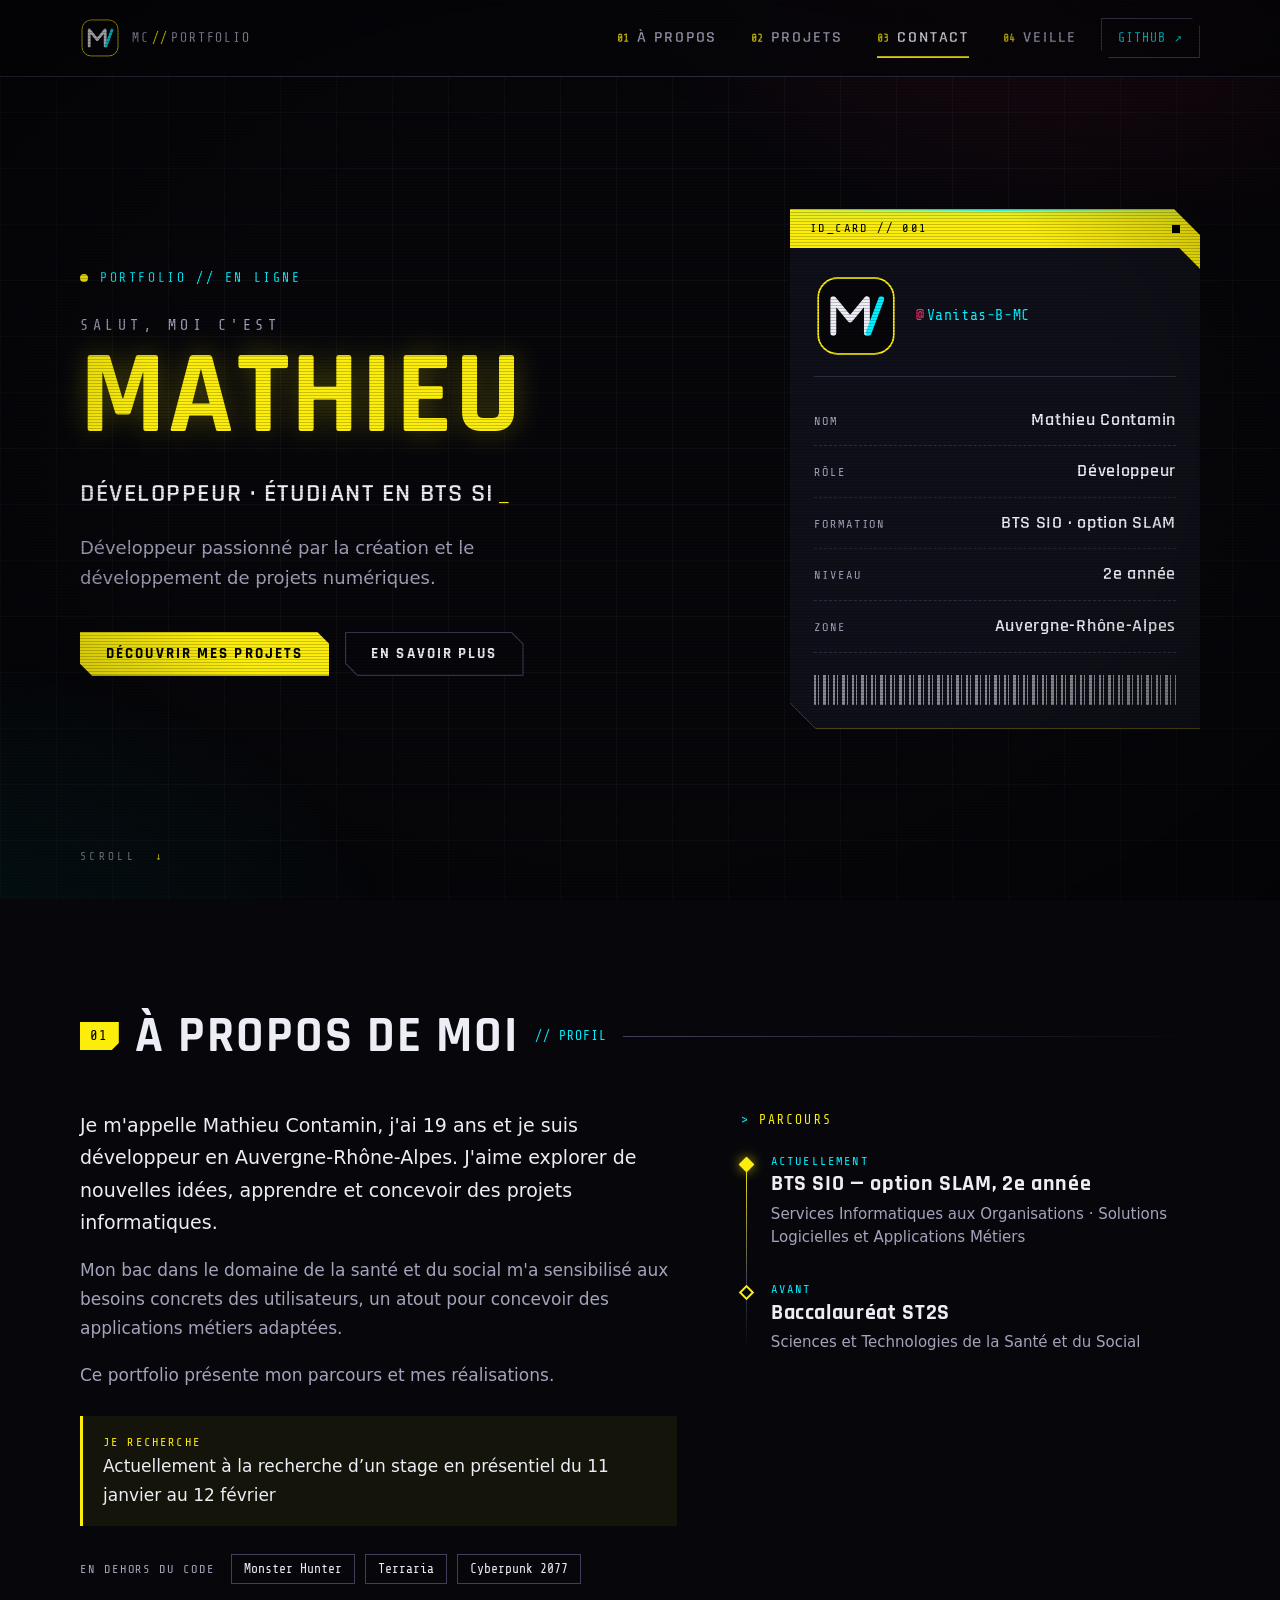
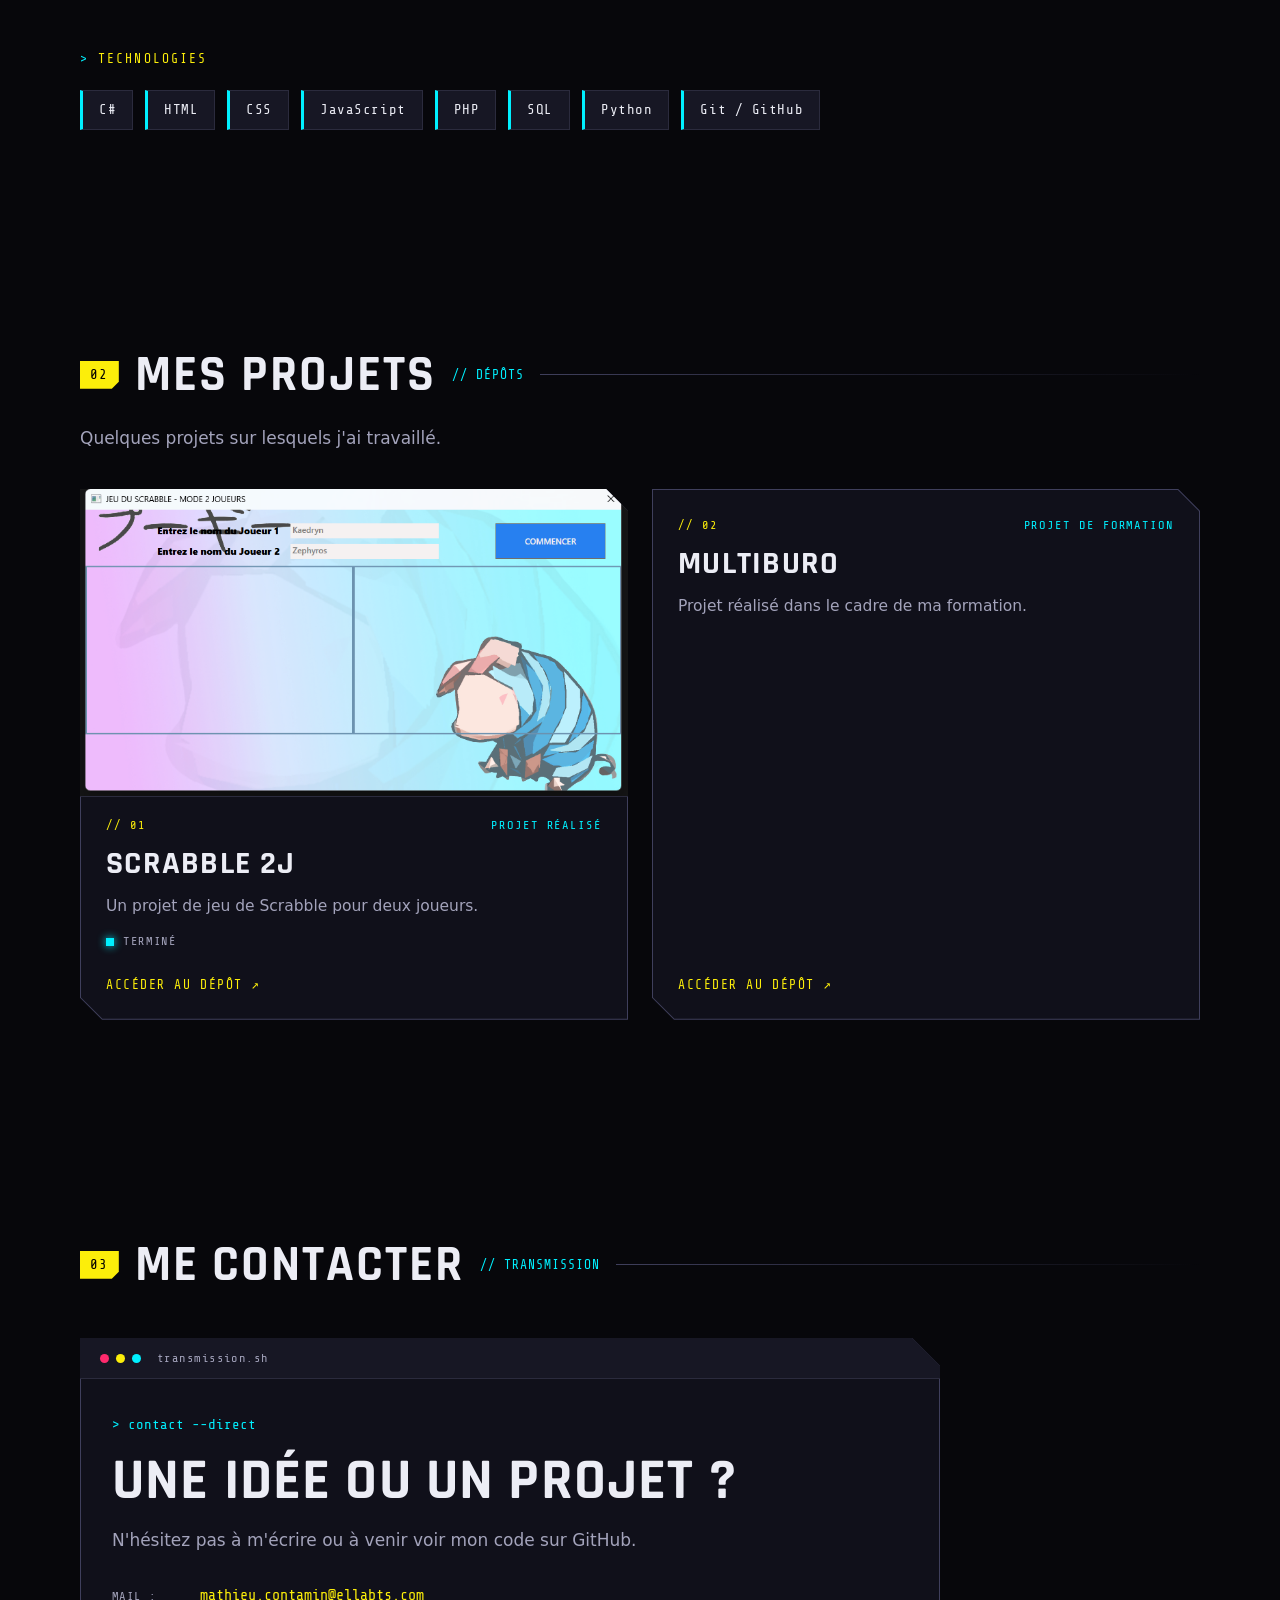
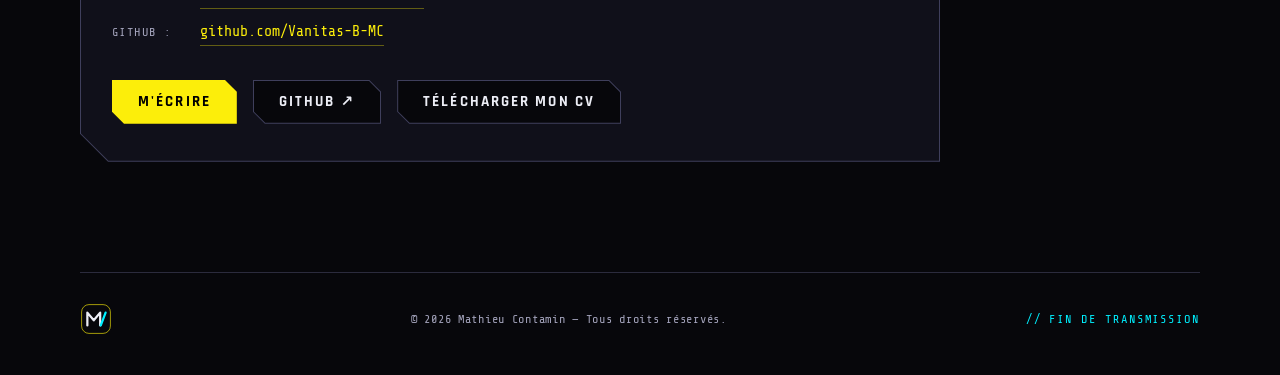
<file: index.html>
<!DOCTYPE html>
<html lang="fr">
<head>
  <meta charset="UTF-8">
  <meta name="viewport" content="width=device-width, initial-scale=1.0">
  <meta name="theme-color" content="#07070b">
  <title>Mathieu Contamin — Développeur, étudiant BTS SIO SLAM</title>
  <meta name="description" content="Portfolio de Mathieu Contamin, étudiant en BTS SIO option SLAM : projets de développement, parcours et contact.">

  <!-- Aperçu lors du partage du lien (réseaux sociaux, messageries) -->
  <meta property="og:type" content="website">
  <meta property="og:title" content="Mathieu Contamin — Portfolio">
  <meta property="og:description" content="Étudiant en BTS SIO option SLAM. Découvrez mes projets de développement.">
  <meta name="twitter:card" content="summary_large_image">
  <meta property="og:url" content="https://vanitas-b-mc.github.io/">
  <meta property="og:image" content="https://vanitas-b-mc.github.io/assets/apercu.png">

  <!-- Favicon -->
  <link rel="icon" href="assets/favicon.svg" type="image/svg+xml">
  <link rel="icon" href="favicon.ico" sizes="48x48">
  <link rel="apple-touch-icon" href="assets/apple-touch-icon.png">

  <!-- Polices (Google Fonts). Si il n'y a pas de réseau, le site utilise les polices de secours. -->
  <link rel="preconnect" href="https://fonts.googleapis.com">
  <link rel="preconnect" href="https://fonts.gstatic.com" crossorigin>
  <link rel="stylesheet" href="https://fonts.googleapis.com/css2?family=Rajdhani:wght@500;600;700&family=Share+Tech+Mono&display=swap">

  <link rel="stylesheet" href="css/style.css">
  <link rel="stylesheet" href="css/edgerunners.css">
  <link rel="stylesheet" href="css/neon.css">
  <link rel="stylesheet" href="css/blackwall.css">
  <link rel="stylesheet" href="css/arasaka.css">
  <link rel="stylesheet" href="css/militech.css">
  <link rel="stylesheet" href="css/afterlife.css">
  <link rel="stylesheet" href="css/braindance.css">
  <link rel="stylesheet" href="css/dogtown.css">
  <link rel="stylesheet" href="css/chatquipue.css">
  <script>try { var t = localStorage.getItem("mc-theme"); if (t && ["edgerunners", "neon", "blackwall", "arasaka", "militech", "afterlife", "braindance", "dogtown", "chatquipue"].indexOf(t) > -1) document.documentElement.classList.add(t); } catch (e) {}</script>
  <script>document.documentElement.classList.add("js");</script>
  <script type="module" src="js/main.js"></script>
  <script type="module" src="easter-egg/js/barcode-egg.js"></script>
  <script type="module" src="easter-egg/js/secret-code.js"></script>
</head>
<body>
  <a class="skip-link" href="#contenu">Aller au contenu</a>

  <header class="site-header">
    <div class="header">
      <a class="logo" href="#accueil" aria-label="Mathieu Contamin — retour à l'accueil">
        <img src="assets/favicon.svg" width="40" height="40" alt="">
        <span class="logo-text">MC<span>//</span>PORTFOLIO</span>
      </a>

      <nav id="main-nav" class="main-nav" aria-label="Navigation principale">
        <a href="#apropos"><span>01</span>À propos</a>
        <a href="#projets"><span>02</span>Projets</a>
        <a href="#contact"><span>03</span>Contact</a>
        <a class="nav-veille" href="veille.html"><span>04</span>Veille</a>
        <a class="nav-github" data-github href="https://github.com/Vanitas-B-MC"
           target="_blank" rel="noopener noreferrer">GitHub ↗</a>
      </nav>

      <a class="github-link" data-github href="https://github.com/Vanitas-B-MC"
         target="_blank" rel="noopener noreferrer">GitHub ↗</a>

      <button class="menu-toggle" type="button" aria-expanded="false" aria-controls="main-nav" aria-label="Ouvrir le menu">
        <span class="menu-bars" aria-hidden="true"></span>
      </button>
    </div>
  </header>

  <main id="contenu">
    <!-- ============ ACCUEIL ============ -->
    <section class="hero section" id="accueil" aria-labelledby="hero-title">
      <div class="hero-copy">
        <p class="eyebrow"><span class="status-dot" aria-hidden="true"></span>Portfolio // en ligne</p>

        <h1 id="hero-title">
          <span class="hello">Salut, moi c'est</span>
          <span class="hero-name glitch" id="hero-name" data-text="Mathieu">Mathieu</span>
        </h1>

        <p class="hero-tagline" id="hero-tagline">Développeur · Étudiant en BTS SIO option SLAM</p>
        <p class="hero-description" id="hero-description"></p>

        <div class="hero-actions">
          <a href="#projets" class="button button-primary">Découvrir mes projets</a>
          <a href="#apropos" class="button button-secondary">En savoir plus</a>
        </div>
      </div>

      <aside class="profile-card chamfer" aria-label="Fiche de profil">
        <div class="card-bar"><span>ID_CARD // 001</span><span class="card-bar-dot" aria-hidden="true"></span></div>
        <div class="card-body">
          <div class="card-head">
            <img src="assets/favicon.svg" width="84" height="84" alt="Logo MC">
            <p class="card-handle"><span>@</span><span id="profile-handle">Vanitas-B-MC</span></p>
          </div>
          <dl class="profile-list" id="profile-list"></dl>
          <div class="barcode" aria-hidden="true"></div>
        </div>
      </aside>

      <div class="scroll-indicator" aria-hidden="true">Scroll <span>↓</span></div>
    </section>

    <!-- ============ À PROPOS ============ -->
    <section class="section about" id="apropos" aria-labelledby="about-title">
      <div class="section-heading reveal">
        <span class="section-number">01</span>
        <h2 id="about-title">À propos de moi</h2>
        <span class="section-tag">// profil</span>
      </div>

      <div class="about-grid">
        <div class="about-text reveal" id="about-text"></div>

        <div class="about-side reveal">
          <h3 class="subhead">Parcours</h3>
          <ol class="timeline" id="timeline"></ol>
        </div>
      </div>

      <div class="skills reveal">
        <h3 class="subhead">Technologies</h3>
        <ul id="skills-list" class="skills-list"></ul>
      </div>
    </section>

    <!-- ============ PROJETS ============ -->
    <section class="section projects" id="projets" aria-labelledby="projects-title">
      <div class="section-heading reveal">
        <span class="section-number">02</span>
        <h2 id="projects-title">Mes projets</h2>
        <span class="section-tag">// dépôts</span>
      </div>
      <p class="section-intro reveal">Quelques projets sur lesquels j'ai travaillé.</p>

      <ul id="projects-list" class="projects-grid">
        <li class="fallback">
          <a href="https://github.com/Vanitas-B-MC" target="_blank" rel="noopener noreferrer">Retrouver mes projets sur GitHub ↗</a>
        </li>
      </ul>
    </section>

    <!-- ============ CONTACT ============ -->
    <section class="section contact" id="contact" aria-labelledby="contact-title">
      <div class="section-heading reveal">
        <span class="section-number">03</span>
        <h2 id="contact-title">Me contacter</h2>
        <span class="section-tag">// transmission</span>
      </div>

      <div class="terminal chamfer reveal">
        <div class="terminal-bar" aria-hidden="true">
          <span class="terminal-dots"><i></i><i></i><i></i></span>
          <span>transmission.sh</span>
        </div>
        <div class="terminal-body">
          <p class="prompt" aria-hidden="true">&gt; contact --direct</p>
          <h3>Une idée ou un projet ?</h3>
          <p class="contact-text">N'hésitez pas à m'écrire ou à venir voir mon code sur GitHub.</p>

          <ul class="contact-list">
            <li><span class="contact-key">mail</span>
              <a id="contact-email" href="mailto:mathieu.contamin@ellabts.com">mathieu.contamin@ellabts.com</a></li>
            <li><span class="contact-key">github</span>
              <a id="contact-github-link" data-github href="https://github.com/Vanitas-B-MC"
                 target="_blank" rel="noopener noreferrer">github.com/Vanitas-B-MC</a></li>
          </ul>

          <div class="contact-actions">
            <a id="contact-mail-button" class="button button-primary"
               href="mailto:mathieu.contamin@ellabts.com">M'écrire</a>
            <a id="contact-github" class="button button-secondary" data-github
               href="https://github.com/Vanitas-B-MC" target="_blank" rel="noopener noreferrer">GitHub ↗</a>
            <a id="contact-cv" class="button button-secondary" href="#" download hidden>Télécharger mon CV</a>
          </div>
        </div>
      </div>
    </section>
  </main>

  <footer class="footer">
    <a class="logo" href="#accueil" aria-label="Retour en haut">
      <img src="assets/favicon.svg" width="32" height="32" alt="">
    </a>
    <p>© <span id="year">2026</span> <span id="footer-name">Mathieu Contamin</span> — Tous droits réservés.</p>
    <p class="footer-end" aria-hidden="true">// fin de transmission</p>
  </footer>

  <noscript>
    <p class="noscript">Le contenu de ce portfolio nécessite JavaScript.
      Tu peux retrouver mes projets sur <a href="https://github.com/Vanitas-B-MC">GitHub</a>.</p>
  </noscript>
</body>
</html>
</file>
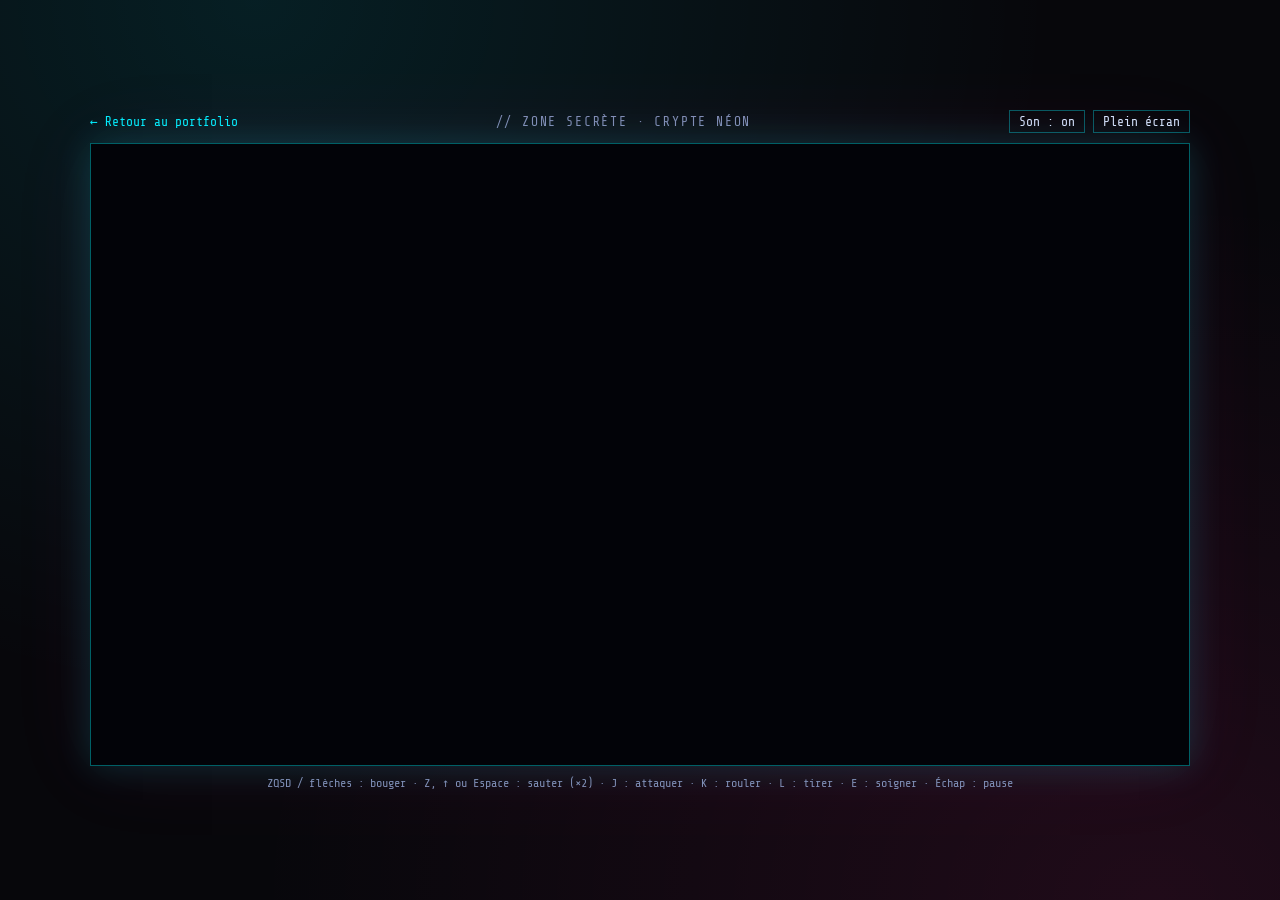
<file: supersecret.html>
<!DOCTYPE html>
<html lang="fr">
<head>
<meta charset="UTF-8">
<meta name="viewport" content="width=device-width, initial-scale=1.0, maximum-scale=1.0, user-scalable=no">
<meta name="theme-color" content="#07070b">
<meta name="robots" content="noindex">
<title>Crypte Néon — page secrète</title>
<link rel="icon" href="../assets/favicon.svg" type="image/svg+xml">
<link rel="preconnect" href="https://fonts.googleapis.com">
<link rel="preconnect" href="https://fonts.gstatic.com" crossorigin>
<link rel="stylesheet" href="https://fonts.googleapis.com/css2?family=Rajdhani:wght@500;600;700&family=Share+Tech+Mono&display=swap">
<link rel="stylesheet" href="css/supersecret.css">
</head>
<body>

<div class="topbar">
  <a href="../index.html">← Retour au portfolio</a>
  <span class="topbar-title">// ZONE SECRÈTE · CRYPTE NÉON</span>
  <span class="topbar-actions">
    <button type="button" id="btn-mute">Son : on</button>
    <button type="button" id="btn-fs">Plein écran</button>
  </span>
</div>

<div id="stage">
  <canvas id="game" aria-label="Crypte Néon, jeu d'action en 2D"></canvas>
  <div id="ov" class="ov"></div>

  <div id="touch" aria-hidden="true">
    <div class="pad pad-l">
      <button type="button" class="tb" data-k="T_left">◀</button>
      <button type="button" class="tb" data-k="T_right">▶</button>
    </div>
    <div class="pad pad-r">
      <button type="button" class="tb small" data-k="T_heal">Soin</button>
      <button type="button" class="tb small" data-k="T_shoot">Tir</button>
      <button type="button" class="tb small" data-k="T_roll">Roul.</button>
      <button type="button" class="tb big" data-k="T_attack">Atq</button>
      <button type="button" class="tb big" data-k="T_up">Saut</button>
    </div>
  </div>
</div>

<p class="hint">ZQSD / flèches : bouger · Z, ↑ ou Espace : sauter (×2) · J : attaquer · K : rouler · L : tirer · E : soigner · Échap : pause</p>

<noscript><p class="hint">Ce jeu nécessite JavaScript.</p></noscript>
<script src="js/supersecret.js"></script>
</body>
</html>
</file>
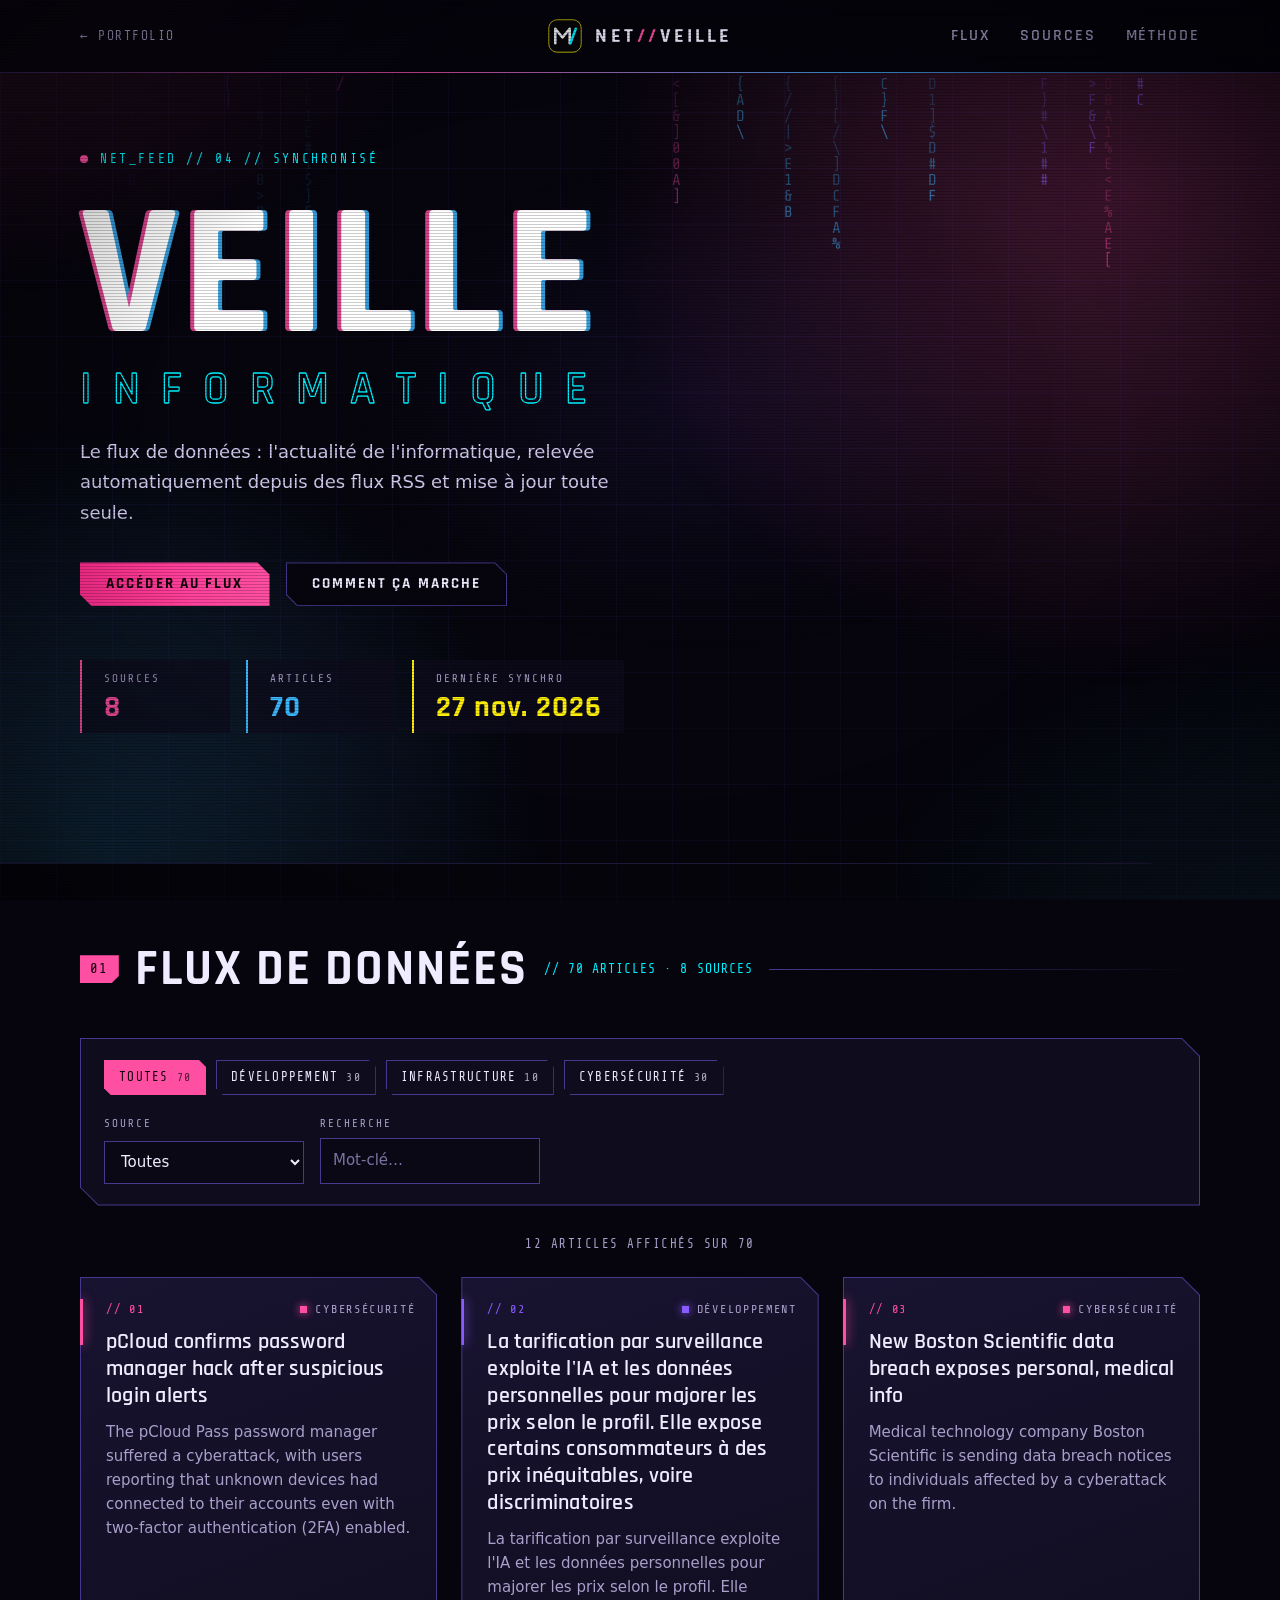
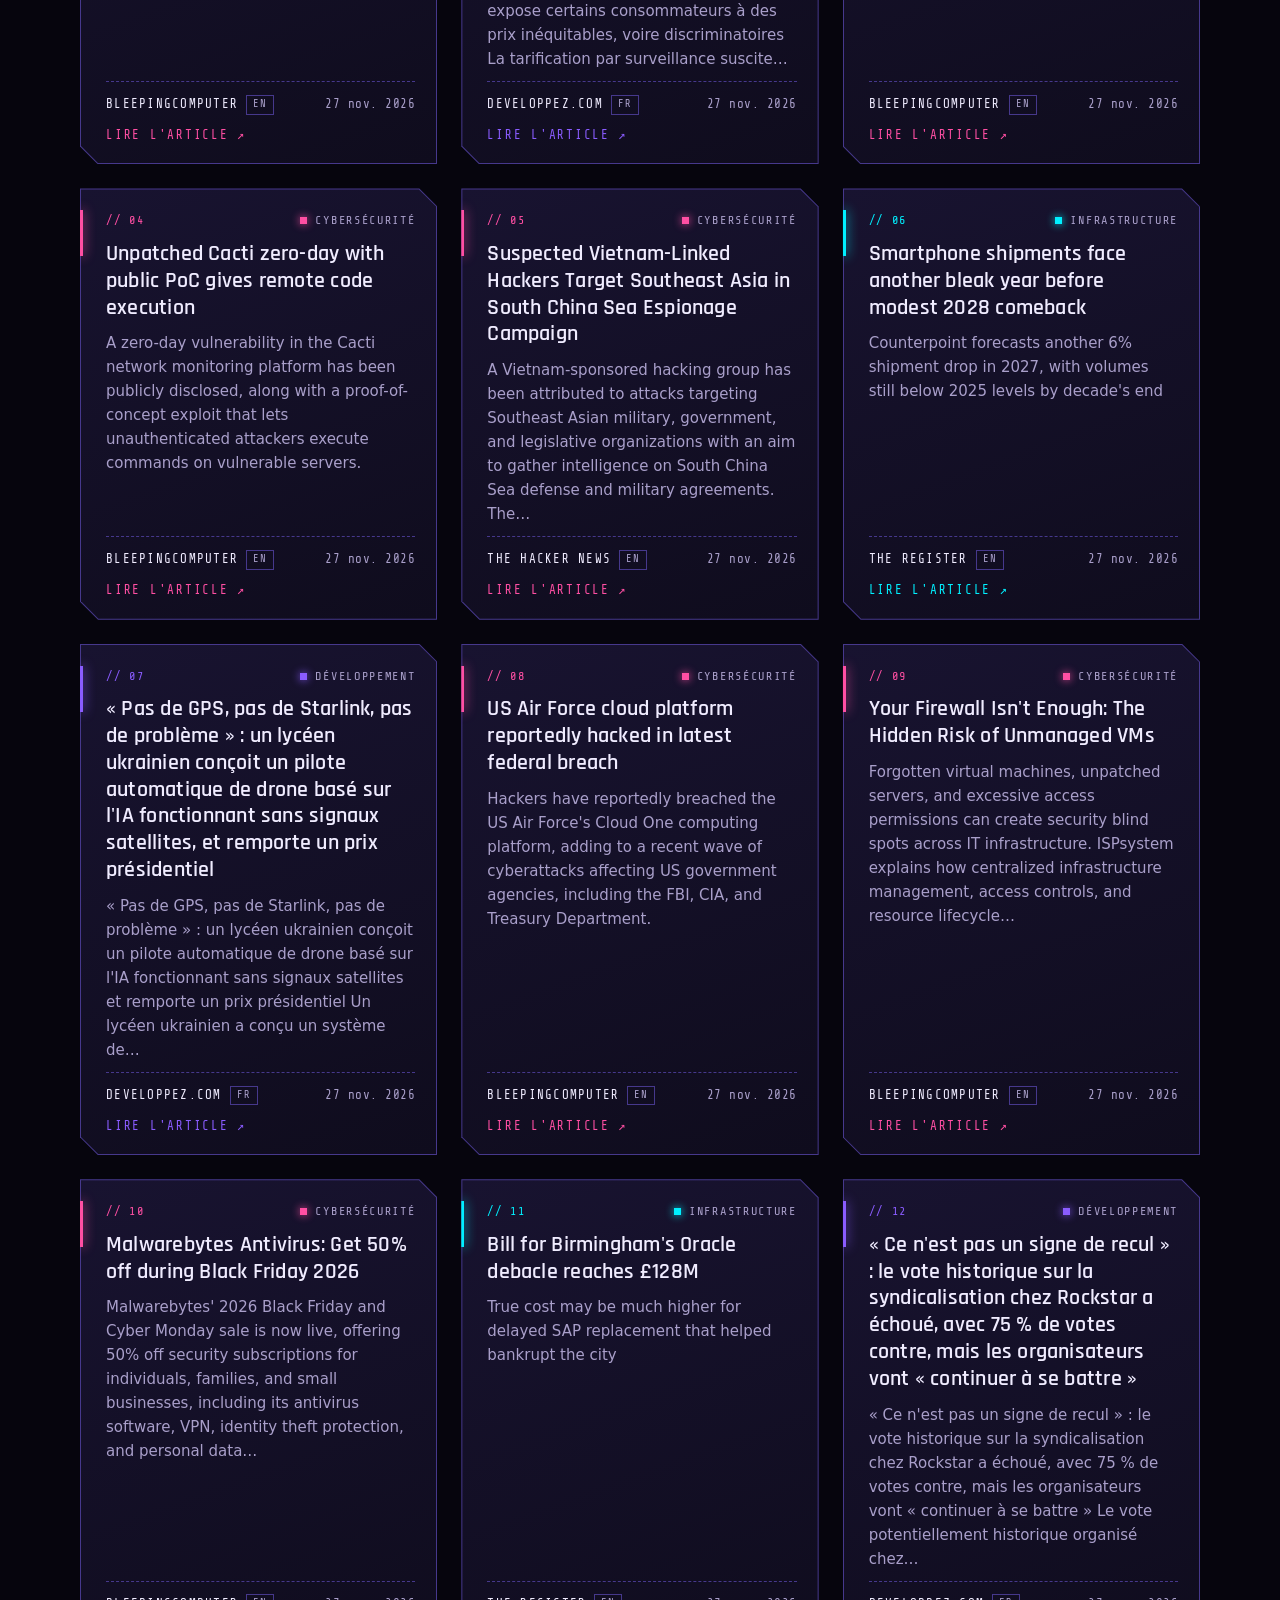
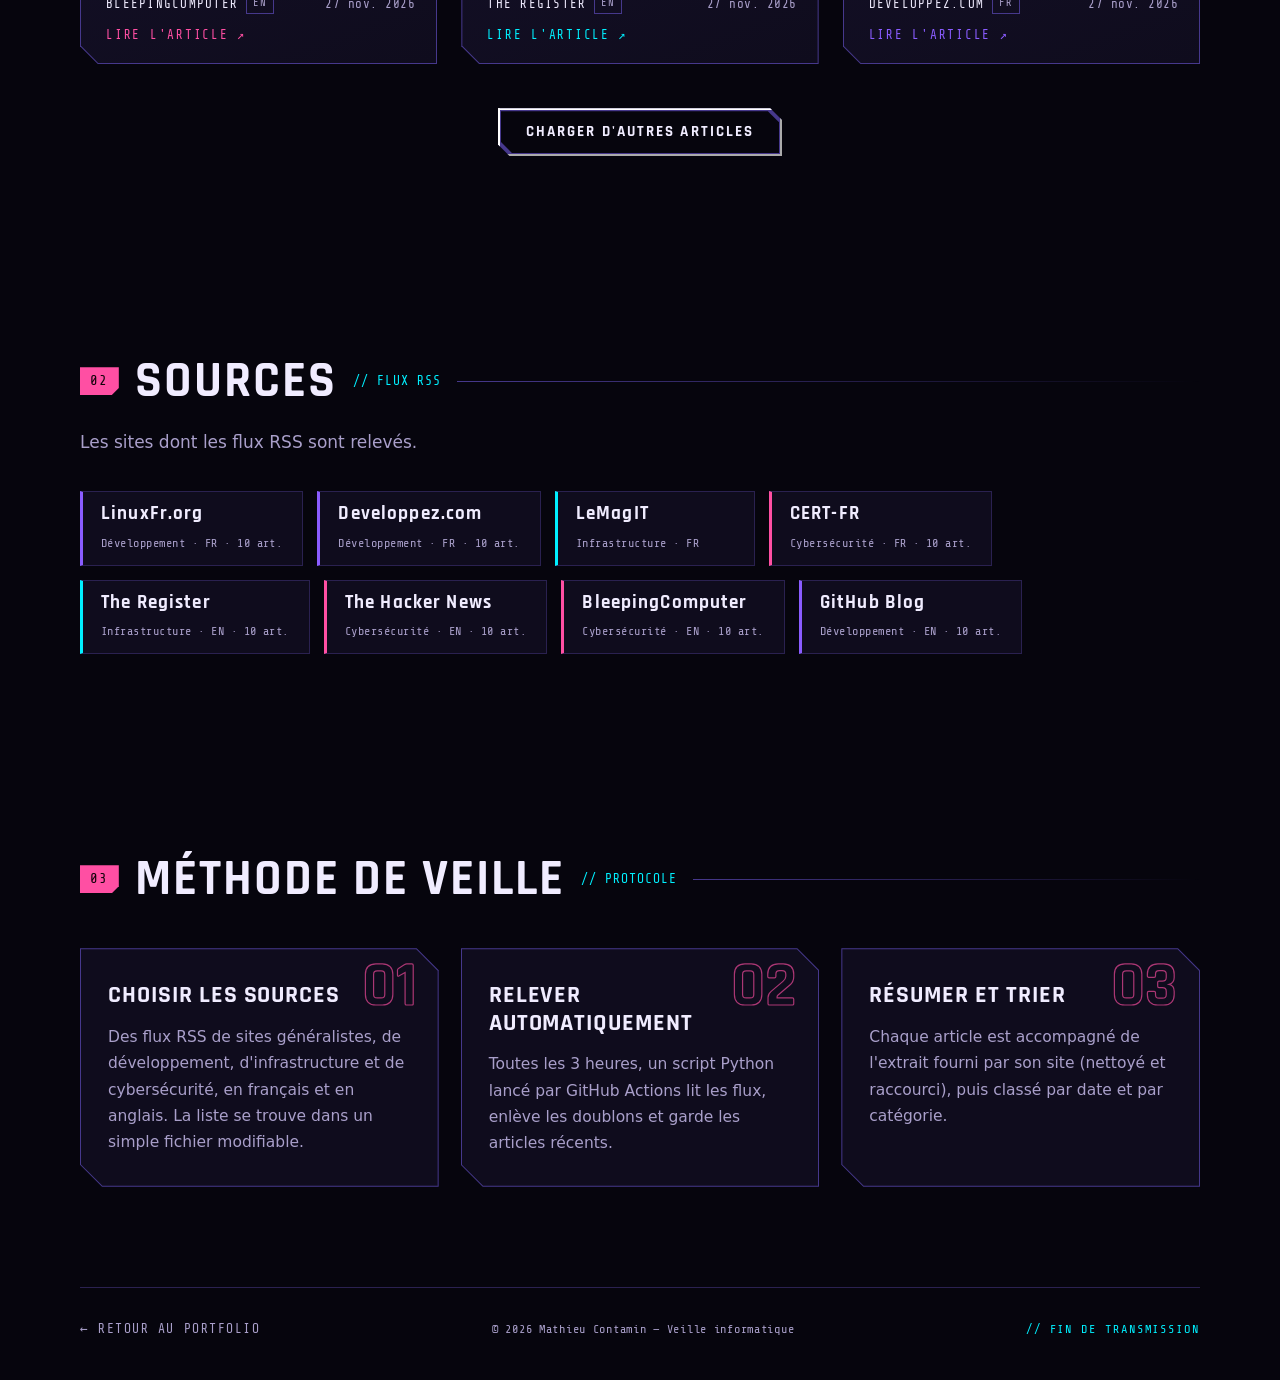
<file: veille.html>
<!DOCTYPE html>
<html lang="fr">
<head>
  <meta charset="UTF-8">
  <meta name="viewport" content="width=device-width, initial-scale=1.0">
  <meta name="theme-color" content="#06050d">
  <title>Veille informatique — Mathieu Contamin</title>
  <meta name="description" content="Veille informatique de Mathieu Contamin : actualités tech, développement, cybersécurité et infrastructure, relevées automatiquement depuis des flux RSS.">

  <meta property="og:type" content="website">
  <meta property="og:title" content="Veille informatique — Mathieu Contamin">
  <meta property="og:description" content="Le flux de données : l'actualité informatique relevée automatiquement.">
  <meta name="twitter:card" content="summary">

  <link rel="icon" href="assets/favicon.svg" type="image/svg+xml">
  <link rel="icon" href="favicon.ico" sizes="48x48">
  <link rel="apple-touch-icon" href="assets/apple-touch-icon.png">

  <!-- Polices (Google Fonts). Sans réseau, le site utilise les polices de secours. -->
  <link rel="preconnect" href="https://fonts.googleapis.com">
  <link rel="preconnect" href="https://fonts.gstatic.com" crossorigin>
  <link rel="stylesheet" href="https://fonts.googleapis.com/css2?family=Rajdhani:wght@500;600;700&family=Share+Tech+Mono&display=swap">

  <link rel="stylesheet" href="css/veille.css">
  <link rel="stylesheet" href="css/edgerunners.css">
  <link rel="stylesheet" href="css/neon.css">
  <link rel="stylesheet" href="css/blackwall.css">
  <link rel="stylesheet" href="css/arasaka.css">
  <link rel="stylesheet" href="css/militech.css">
  <link rel="stylesheet" href="css/afterlife.css">
  <link rel="stylesheet" href="css/braindance.css">
  <link rel="stylesheet" href="css/dogtown.css">
  <link rel="stylesheet" href="css/chatquipue.css">
  <script>try { var t = localStorage.getItem("mc-theme"); if (t && ["edgerunners", "neon", "blackwall", "arasaka", "militech", "afterlife", "braindance", "dogtown", "chatquipue"].indexOf(t) > -1) document.documentElement.classList.add(t); } catch (e) {}</script>
  <script type="module" src="js/veille.js"></script>
  <script type="module" src="easter-egg/js/secret-code.js"></script>
</head>
<body>
  <a class="skip-link" href="#flux">Aller au flux d'articles</a>

  <header class="site-header">
    <div class="header">
      <a class="back-link" href="index.html"><span aria-hidden="true">←</span> Portfolio</a>

      <a class="brand" href="#accueil" aria-label="Veille informatique — haut de page">
        <img src="assets/favicon.svg" width="36" height="36" alt="">
        <span class="brand-text">NET<span>//</span>VEILLE</span>
      </a>

      <nav class="main-nav" aria-label="Sections de la page">
        <a href="#flux">Flux</a>
        <a href="#sources">Sources</a>
        <a href="#methode">Méthode</a>
      </nav>
    </div>
  </header>

  <main>
    <!-- ============ BANNIÈRE ============ -->
    <section class="banner" id="accueil" aria-labelledby="banner-title">
      <canvas class="rain" id="rain" aria-hidden="true"></canvas>

      <div class="banner-inner">
        <p class="eyebrow"><span class="status-dot" aria-hidden="true"></span>NET_FEED // 04 // synchronisé</p>

        <h1 id="banner-title">
          <span class="vtitle glitch" data-text="Veille">Veille</span>
          <span class="vsub">informatique</span>
        </h1>

        <p class="banner-lead">
          Le flux de données : l'actualité de l'informatique, relevée automatiquement
          depuis des flux RSS et mise à jour toute seule.
        </p>

        <div class="banner-actions">
          <a class="button button-primary" href="#flux">Accéder au flux</a>
          <a class="button button-secondary" href="#methode">Comment ça marche</a>
        </div>

        <dl class="hud" aria-label="Statistiques de la veille">
          <div><dt>Sources</dt><dd id="stat-sources">—</dd></div>
          <div><dt>Articles</dt><dd id="stat-items">—</dd></div>
          <div><dt>Dernière synchro</dt><dd id="stat-sync">—</dd></div>
        </dl>
      </div>
    </section>

    <!-- ============ FLUX ============ -->
    <section class="section board" id="flux" aria-labelledby="board-title">
      <div class="section-heading">
        <span class="section-number">01</span>
        <h2 id="board-title">Flux de données</h2>
        <span class="section-tag" id="status" aria-live="polite">// chargement…</span>
      </div>

      <div class="console chamfer" role="search" aria-label="Filtrer les articles">
        <div class="chips" id="category-chips" role="group" aria-label="Catégorie"></div>

        <div class="console-fields">
          <label class="field">
            <span>Source</span>
            <select id="source-select"><option value="all">Toutes</option></select>
          </label>
          <label class="field field-search">
            <span>Recherche</span>
            <input id="search-input" type="search" placeholder="Mot-clé…" autocomplete="off">
          </label>
        </div>
      </div>

      <p class="result-count" id="result-count" aria-live="polite"></p>

      <ul class="shards" id="quests"></ul>

      <div class="more">
        <button class="button button-secondary" id="more-button" type="button" hidden>Charger d'autres articles</button>
      </div>
    </section>

    <!-- ============ SOURCES ============ -->
    <section class="section sources" id="sources" aria-labelledby="sources-title">
      <div class="section-heading">
        <span class="section-number">02</span>
        <h2 id="sources-title">Sources</h2>
        <span class="section-tag">// flux rss</span>
      </div>
      <p class="section-intro">Les sites dont les flux RSS sont relevés.</p>
      <ul class="source-list" id="source-list"></ul>
    </section>

    <!-- ============ MÉTHODE ============ -->
    <section class="section method" id="methode" aria-labelledby="method-title">
      <div class="section-heading">
        <span class="section-number">03</span>
        <h2 id="method-title">Méthode de veille</h2>
        <span class="section-tag">// protocole</span>
      </div>

      <ol class="steps">
        <li class="step chamfer">
          <span class="step-num" aria-hidden="true">01</span>
          <h3>Choisir les sources</h3>
          <p>Des flux RSS de sites généralistes, de développement, d'infrastructure et de
            cybersécurité, en français et en anglais. La liste se trouve dans un simple fichier modifiable.</p>
        </li>
        <li class="step chamfer">
          <span class="step-num" aria-hidden="true">02</span>
          <h3>Relever automatiquement</h3>
          <p>Toutes les 3 heures, un script Python lancé par GitHub Actions lit les flux,
            enlève les doublons et garde les articles récents.</p>
        </li>
        <li class="step chamfer">
          <span class="step-num" aria-hidden="true">03</span>
          <h3>Résumer et trier</h3>
          <p>Chaque article est accompagné de l'extrait fourni par son site (nettoyé et raccourci),
            puis classé par date et par catégorie.</p>
        </li>
      </ol>
    </section>
  </main>

  <footer class="footer">
    <a class="back-link" href="index.html"><span aria-hidden="true">←</span> Retour au portfolio</a>
    <p>© <span id="year">2026</span> Mathieu Contamin — Veille informatique</p>
    <p class="footer-end" aria-hidden="true">// fin de transmission</p>
  </footer>

  <noscript>
    <p class="noscript">Cette page nécessite JavaScript pour afficher les articles.</p>
  </noscript>
</body>
</html>
</file>
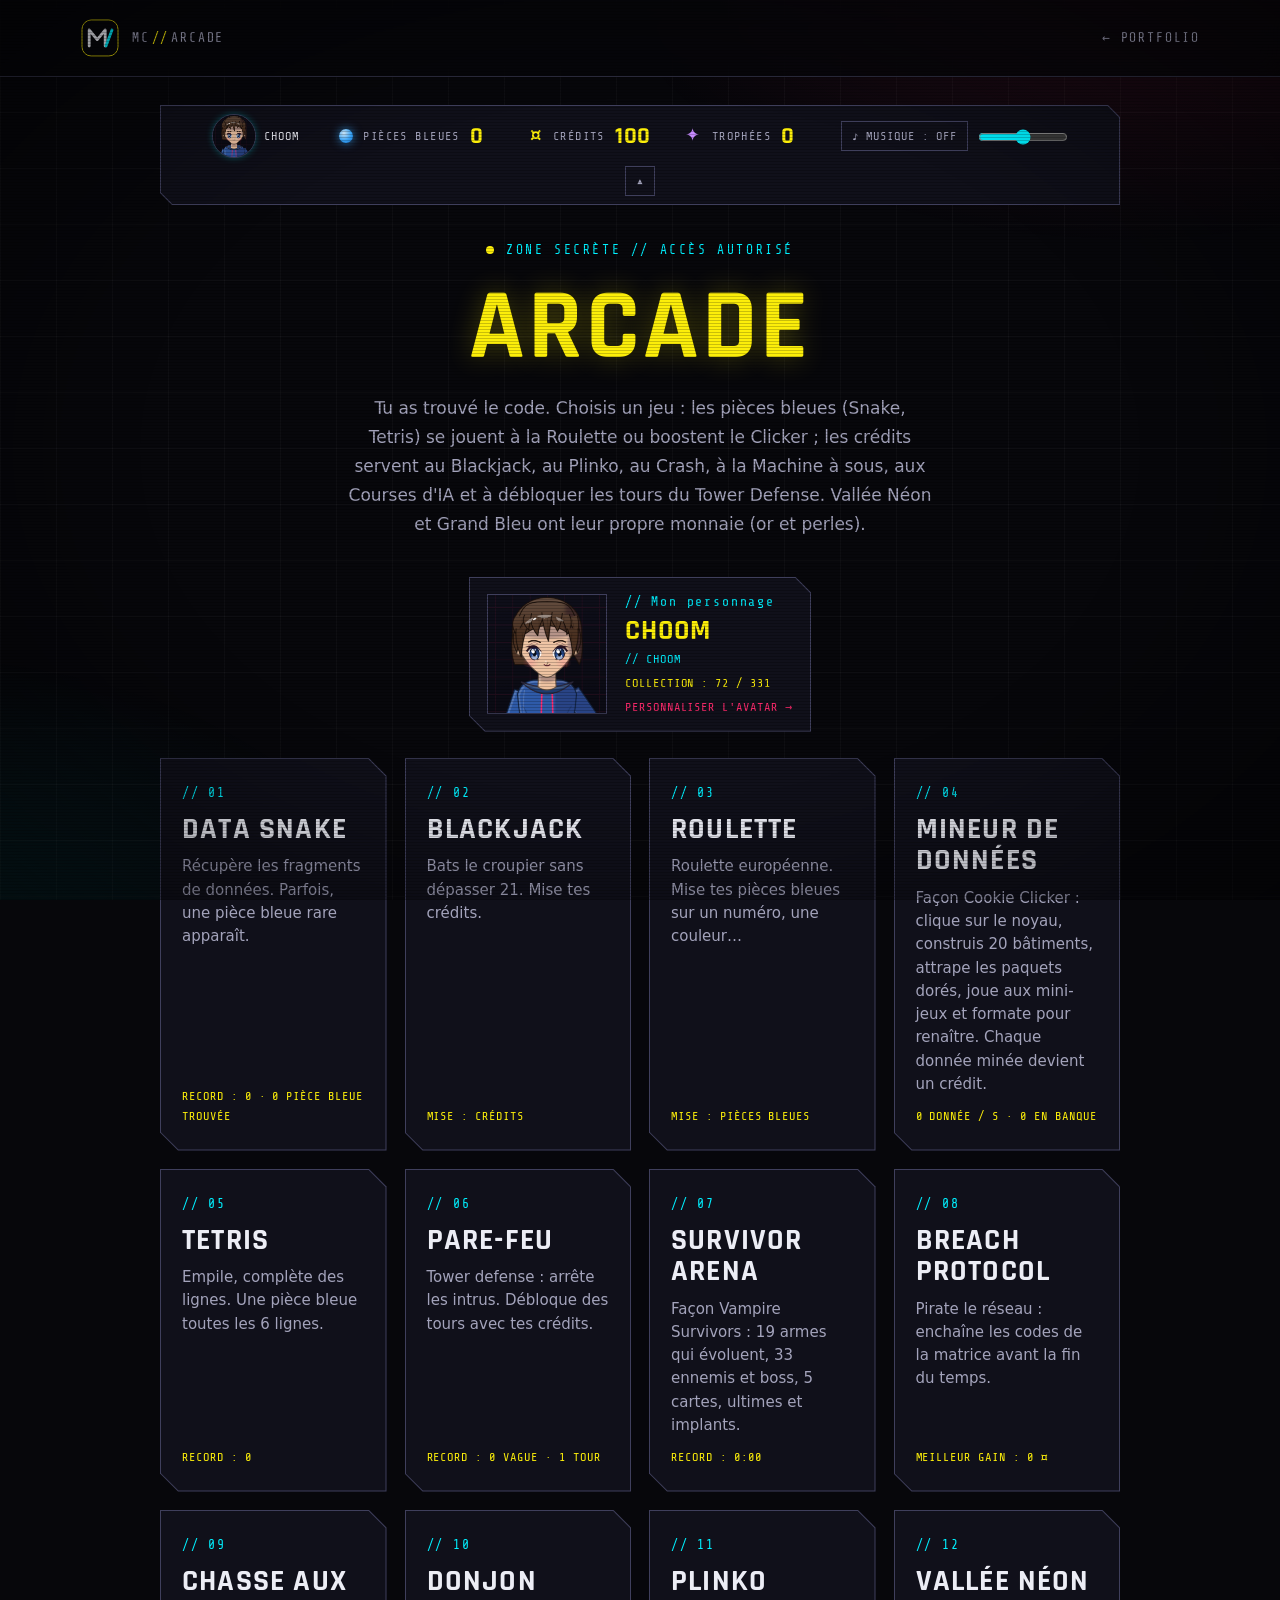
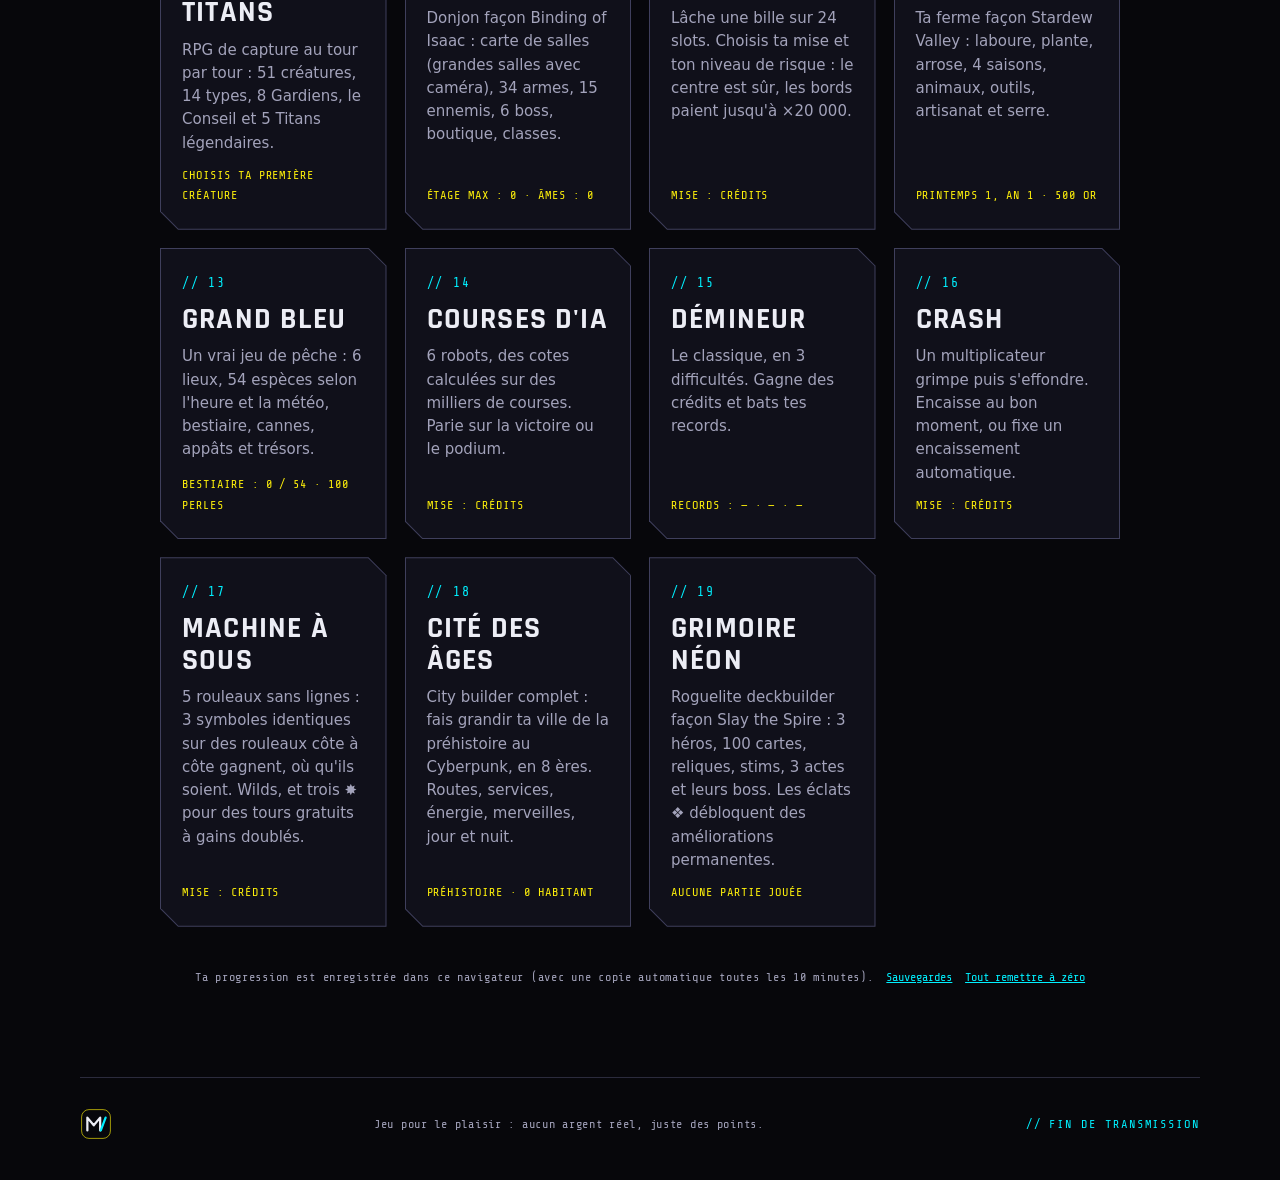
<file: easter-egg/arcade.html>
<!DOCTYPE html>
<html lang="fr">
<head>
  <meta charset="UTF-8">
  <meta name="viewport" content="width=device-width, initial-scale=1.0">
  <meta name="theme-color" content="#07070b">
  <meta name="robots" content="noindex, nofollow">
  <title>ARCADE // zone secrète — Mathieu Contamin</title>
  <meta name="description" content="Page cachée du portfolio : une petite salle d'arcade.">

  <link rel="icon" href="../assets/favicon.svg" type="image/svg+xml">
  <link rel="icon" href="../favicon.ico" sizes="48x48">
  <link rel="apple-touch-icon" href="../assets/apple-touch-icon.png">

  <link rel="preconnect" href="https://fonts.googleapis.com">
  <link rel="preconnect" href="https://fonts.gstatic.com" crossorigin>
  <link rel="stylesheet" href="https://fonts.googleapis.com/css2?family=Rajdhani:wght@500;600;700&family=Share+Tech+Mono&display=swap">

  <link rel="stylesheet" href="../css/style.css">
  <link rel="stylesheet" href="css/arcade.css">
  <link rel="stylesheet" href="css/city.css">
  <link rel="stylesheet" href="css/clicker.css">
  <link rel="stylesheet" href="../css/neon.css">
  <link rel="stylesheet" href="../css/edgerunners.css">
  <link rel="stylesheet" href="../css/blackwall.css">
  <link rel="stylesheet" href="../css/arasaka.css">
  <link rel="stylesheet" href="../css/militech.css">
  <link rel="stylesheet" href="../css/afterlife.css">
  <link rel="stylesheet" href="../css/braindance.css">
  <link rel="stylesheet" href="../css/dogtown.css">
  <link rel="stylesheet" href="../css/chatquipue.css">
  <script>try { var t = localStorage.getItem("mc-theme"); if (t && ["edgerunners", "neon", "blackwall", "arasaka", "militech", "afterlife", "braindance", "dogtown", "chatquipue"].indexOf(t) > -1) document.documentElement.classList.add(t); } catch (e) {}</script>
  <script type="module" src="js/arcade.js"></script>
  <script type="module" src="js/secret-code.js"></script>
  <script src="js/secret-supersecret.js" defer></script>
</head>
<body class="arcade-page">
  <a class="skip-link" href="#jeu">Aller au contenu</a>

  <header class="site-header">
    <div class="header">
      <a class="logo" href="../index.html" aria-label="Retour au portfolio">
        <img src="../assets/favicon.svg" width="40" height="40" alt="">
        <span class="logo-text">MC<span>//</span>ARCADE</span>
      </a>
      <a class="arcade-back" href="../index.html"><span aria-hidden="true">←</span> Portfolio</a>
    </div>
  </header>

  <main id="jeu" class="arcade">

    <!-- Portefeuille partagé entre tous les jeux -->
    <div class="wallet-bar chamfer" id="wallet-bar" role="group" aria-label="Portefeuille">
      <a class="wallet-avatar" href="#avatar" title="Mon personnage : personnaliser l'avatar">
        <canvas id="wallet-avatar" width="88" height="88" aria-hidden="true"></canvas>
        <span class="wallet-avatar-name" id="wallet-avatar-name">Personnage</span>
      </a>
      <p class="wallet-item" title="Pièces bleues : rares, gagnées au Snake, au Tetris, en survivant longtemps ou en piratant à fond ; jouées à la Roulette et dans les améliorations du Clicker">
        <span class="coin" aria-hidden="true"></span>
        <span class="wallet-label">Pièces bleues</span>
        <strong id="wallet-blue">0</strong>
      </p>
      <p class="wallet-item" title="Crédits : gagnés dans le Clicker et le Tower Defense, joués au Blackjack, utilisés pour débloquer les tours, les cartes et les personnages">
        <span class="credit" aria-hidden="true">¤</span>
        <span class="wallet-label">Crédits</span>
        <strong id="wallet-credits">0</strong>
      </p>
      <p class="wallet-item" title="Trophées : monnaie du RPG, gagnée uniquement en chassant des monstres, utilisée pour forger l'équipement">
        <span class="credit trophy" aria-hidden="true">✦</span>
        <span class="wallet-label">Trophées</span>
        <strong id="wallet-trophies">0</strong>
      </p>
      <div class="music-control">
        <button class="music-toggle" id="music-toggle" type="button" aria-pressed="false">
          <span aria-hidden="true">♪</span> <span class="music-label">Musique : </span><span id="music-state">off</span>
        </button>
        <label class="music-volume"><span class="visually-hidden">Volume de la musique</span>
          <input id="music-volume" type="range" min="0" max="100" value="50"></label>
      </div>
      <button class="wallet-toggle" id="wallet-toggle" type="button" aria-expanded="true" aria-controls="wallet-bar" title="Cacher le portefeuille (il ne couvrira plus le jeu)">
        <span class="wallet-toggle-open" aria-hidden="true">▴</span><span class="wallet-toggle-closed">Portefeuille ▾</span><span class="visually-hidden wallet-toggle-sr">Cacher le portefeuille</span>
      </button>
    </div>

    <!-- ============ CHOIX DU JEU ============ -->
    <section id="hub" class="hub" aria-labelledby="hub-title">
      <p class="eyebrow"><span class="status-dot" aria-hidden="true"></span>Zone secrète // accès autorisé</p>
      <h1 class="arcade-title glitch" id="hub-title" data-text="Arcade" tabindex="-1">Arcade</h1>
      <p class="arcade-lead">Tu as trouvé le code. Choisis un jeu : les pièces bleues (Snake, Tetris) se jouent à la Roulette ou boostent le Clicker ; les crédits servent au Blackjack, au Plinko, au Crash, à la Machine à sous, aux Courses d'IA et à débloquer les tours du Tower Defense. Vallée Néon et Grand Bleu ont leur propre monnaie (or et perles).</p>

      <!-- Carte du personnage (onglet « Personnage ») -->
      <a class="av-hubcard chamfer" href="#avatar">
        <canvas id="hub-avatar" width="240" height="240" aria-hidden="true"></canvas>
        <span class="av-hubcard-text">
          <span class="card-index">// Mon personnage</span>
          <span class="av-hubcard-name" id="hub-avatar-name">Choom</span>
          <span class="av-hubcard-title" id="hub-avatar-title"></span>
          <span class="card-meta" id="hub-avatar-meta">Collection</span>
          <span class="av-hubcard-cta">Personnaliser l'avatar →</span>
        </span>
      </a>

      <ul class="game-grid">
        <li>
          <a class="game-card chamfer" href="#snake">
            <span class="card-index">// 01</span>
            <span class="card-name">Data Snake</span>
            <span class="card-desc">Récupère les fragments de données. Parfois, une pièce bleue rare apparaît.</span>
            <span class="card-meta" id="meta-snake">Record : 0</span>
          </a>
        </li>
        <li>
          <a class="game-card chamfer" href="#blackjack">
            <span class="card-index">// 02</span>
            <span class="card-name">Blackjack</span>
            <span class="card-desc">Bats le croupier sans dépasser 21. Mise tes crédits.</span>
            <span class="card-meta">Mise : crédits</span>
          </a>
        </li>
        <li>
          <a class="game-card chamfer" href="#roulette">
            <span class="card-index">// 03</span>
            <span class="card-name">Roulette</span>
            <span class="card-desc">Roulette européenne. Mise tes pièces bleues sur un numéro, une couleur…</span>
            <span class="card-meta">Mise : pièces bleues</span>
          </a>
        </li>
        <li>
          <a class="game-card chamfer" href="#clicker">
            <span class="card-index">// 04</span>
            <span class="card-name">Mineur de données</span>
            <span class="card-desc">Façon Cookie Clicker : clique sur le noyau, construis 20 bâtiments, attrape les paquets dorés, joue aux mini-jeux et formate pour renaître. Chaque donnée minée devient un crédit.</span>
            <span class="card-meta" id="meta-clicker">0 donnée / s</span>
          </a>
        </li>
        <li>
          <a class="game-card chamfer" href="#tetris">
            <span class="card-index">// 05</span>
            <span class="card-name">Tetris</span>
            <span class="card-desc">Empile, complète des lignes. Une pièce bleue toutes les 6 lignes.</span>
            <span class="card-meta" id="meta-tetris">Record : 0</span>
          </a>
        </li>
        <li>
          <a class="game-card chamfer" href="#td">
            <span class="card-index">// 06</span>
            <span class="card-name">Pare-feu</span>
            <span class="card-desc">Tower defense : arrête les intrus. Débloque des tours avec tes crédits.</span>
            <span class="card-meta" id="meta-td">Record : 0 vague</span>
          </a>
        </li>
        <li>
          <a class="game-card chamfer" href="#survivors">
            <span class="card-index">// 07</span>
            <span class="card-name">Survivor Arena</span>
            <span class="card-desc">Façon Vampire Survivors : 19 armes qui évoluent, 33 ennemis et boss, 5 cartes, ultimes et implants.</span>
            <span class="card-meta" id="meta-survivors">Record : 0:00</span>
          </a>
        </li>
        <li>
          <a class="game-card chamfer" href="#breach">
            <span class="card-index">// 08</span>
            <span class="card-name">Breach Protocol</span>
            <span class="card-desc">Pirate le réseau : enchaîne les codes de la matrice avant la fin du temps.</span>
            <span class="card-meta" id="meta-breach">Meilleur gain : 0 ¤</span>
          </a>
        </li>
        <li>
          <a class="game-card chamfer" href="#hunt">
            <span class="card-index">// 09</span>
            <span class="card-name">Chasse aux Titans</span>
            <span class="card-desc">RPG de capture au tour par tour : 51 créatures, 14 types, 8 Gardiens, le Conseil et 5 Titans légendaires.</span>
            <span class="card-meta" id="meta-hunt">Choisis ta première créature</span>
          </a>
        </li>
        <li>
          <a class="game-card chamfer" href="#dungeon">
            <span class="card-index">// 10</span>
            <span class="card-name">Donjon</span>
            <span class="card-desc">Donjon façon Binding of Isaac : carte de salles (grandes salles avec caméra), 34 armes, 15 ennemis, 6 boss, boutique, classes.</span>
            <span class="card-meta" id="meta-dungeon">Étage max : 0 · Âmes : 0</span>
          </a>
        </li>
        <li>
          <a class="game-card chamfer" href="#plinko">
            <span class="card-index">// 11</span>
            <span class="card-name">Plinko</span>
            <span class="card-desc">Lâche une bille sur 24 slots. Choisis ta mise et ton niveau de risque : le centre est sûr, les bords paient jusqu'à ×20 000.</span>
            <span class="card-meta">Mise : crédits</span>
          </a>
        </li>
        <li>
          <a class="game-card chamfer" href="#ranch">
            <span class="card-index">// 12</span>
            <span class="card-name">Vallée Néon</span>
            <span class="card-desc">Ta ferme façon Stardew Valley : laboure, plante, arrose, 4 saisons, animaux, outils, artisanat et serre.</span>
            <span class="card-meta" id="meta-ranch">Printemps 1, an 1</span>
          </a>
        </li>
        <li>
          <a class="game-card chamfer" href="#fishing">
            <span class="card-index">// 13</span>
            <span class="card-name">Grand Bleu</span>
            <span class="card-desc">Un vrai jeu de pêche : 6 lieux, 54 espèces selon l'heure et la météo, bestiaire, cannes, appâts et trésors.</span>
            <span class="card-meta" id="meta-fishing">Bestiaire : 0 / 54</span>
          </a>
        </li>
        <li>
          <a class="game-card chamfer" href="#race">
            <span class="card-index">// 14</span>
            <span class="card-name">Courses d'IA</span>
            <span class="card-desc">6 robots, des cotes calculées sur des milliers de courses. Parie sur la victoire ou le podium.</span>
            <span class="card-meta">Mise : crédits</span>
          </a>
        </li>
        <li>
          <a class="game-card chamfer" href="#mines">
            <span class="card-index">// 15</span>
            <span class="card-name">Démineur</span>
            <span class="card-desc">Le classique, en 3 difficultés. Gagne des crédits et bats tes records.</span>
            <span class="card-meta" id="meta-mines">Records : —</span>
          </a>
        </li>
        <li>
          <a class="game-card chamfer" href="#crash">
            <span class="card-index">// 16</span>
            <span class="card-name">Crash</span>
            <span class="card-desc">Un multiplicateur grimpe puis s'effondre. Encaisse au bon moment, ou fixe un encaissement automatique.</span>
            <span class="card-meta">Mise : crédits</span>
          </a>
        </li>
        <li>
          <a class="game-card chamfer" href="#slots">
            <span class="card-index">// 17</span>
            <span class="card-name">Machine à sous</span>
            <span class="card-desc">5 rouleaux sans lignes : 3 symboles identiques sur des rouleaux côte à côte gagnent, où qu'ils soient. Wilds, et trois ✸ pour des tours gratuits à gains doublés.</span>
            <span class="card-meta">Mise : crédits</span>
          </a>
        </li>
        <li>
          <a class="game-card chamfer" href="#city">
            <span class="card-index">// 18</span>
            <span class="card-name">Cité des Âges</span>
            <span class="card-desc">City builder complet : fais grandir ta ville de la préhistoire au Cyberpunk, en 8 ères. Routes, services, énergie, merveilles, jour et nuit.</span>
            <span class="card-meta" id="meta-city">Préhistoire · 0 habitant</span>
          </a>
        </li>
        <li>
          <a class="game-card chamfer" href="#deck">
            <span class="card-index">// 19</span>
            <span class="card-name">Grimoire Néon</span>
            <span class="card-desc">Roguelite deckbuilder façon Slay the Spire : 3 héros, 100 cartes, reliques, stims, 3 actes et leurs boss. Les éclats ❖ débloquent des améliorations permanentes.</span>
            <span class="card-meta" id="meta-deck">Aucune partie jouée</span>
          </a>
        </li>
      </ul>

      <p class="hub-note">Ta progression est enregistrée dans ce navigateur (avec une copie automatique toutes les 10 minutes).
        <button class="link-button" type="button" id="saves">Sauvegardes</button>
        <button class="link-button" type="button" id="reset">Tout remettre à zéro</button></p>

      <dialog class="saves-dialog chamfer" id="saves-dialog" aria-labelledby="saves-title">
        <h3 class="subhead" id="saves-title">Sauvegardes</h3>
        <p class="saves-note">Une copie de ta progression est faite à l'ouverture de l'arcade puis toutes les 10 minutes (les 6 dernières sont gardées). Tu peux aussi télécharger ta sauvegarde dans un fichier et la réimporter plus tard, ou sur un autre navigateur.</p>
        <ul class="saves-list" id="saves-list"></ul>
        <div class="saves-actions">
          <button class="button button-secondary" type="button" id="save-export">Télécharger ma sauvegarde</button>
          <label class="button button-secondary saves-import">Importer un fichier<input type="file" id="save-import" accept="application/json,.json" hidden></label>
          <button class="button button-primary" type="button" id="saves-close">Fermer</button>
        </div>
      </dialog>
    </section>

    <!-- ============ SNAKE ============ -->
    <section id="game-snake" class="game-view" aria-labelledby="title-snake" hidden>
      <a class="back-hub" href="#"><span aria-hidden="true">←</span> Tous les jeux</a>
      <h2 class="game-title glitch" id="title-snake" data-text="Data Snake" tabindex="-1">Data Snake</h2>
      <p class="game-rules">Récupère les fragments de données sans toucher les murs ni ta propre trace. Une pièce bleue rare peut apparaître : attrape-la avant qu'elle disparaisse.</p>

      <div class="game chamfer">
        <div class="game-hud">
          <p>Score <strong id="score">0</strong></p>
          <p>Record <strong id="best">0</strong></p>
          <p><span class="coin" aria-hidden="true"></span> Pièces <strong id="run-coins">0</strong></p>
          <p class="game-state" id="state" aria-live="polite">Prêt</p>
        </div>

        <div class="game-stage">
          <canvas id="board" width="480" height="480" aria-label="Plateau de jeu"></canvas>
          <p class="game-toast" id="snake-toast" aria-live="polite"></p>

          <div class="game-overlay" id="overlay">
            <p class="overlay-title" id="overlay-title">Data Snake</p>
            <p class="overlay-text" id="overlay-text">Appuie sur Entrée ou sur le bouton pour lancer.</p>
            <button class="button button-primary" id="start" type="button">Lancer la partie</button>
          </div>
        </div>

        <div class="dpad" aria-label="Commandes tactiles">
          <button type="button" data-dir="up" aria-label="Haut">▲</button>
          <button type="button" data-dir="left" aria-label="Gauche">◀</button>
          <button type="button" data-dir="down" aria-label="Bas">▼</button>
          <button type="button" data-dir="right" aria-label="Droite">▶</button>
        </div>

        <ul class="game-help">
          <li><kbd>←</kbd><kbd>↑</kbd><kbd>→</kbd><kbd>↓</kbd> ou <kbd>Z</kbd><kbd>Q</kbd><kbd>S</kbd><kbd>D</kbd> pour diriger</li>
          <li><kbd>Espace</kbd> pause</li>
          <li><kbd>Entrée</kbd> relancer</li>
        </ul>
      </div>
    </section>

    <!-- ============ BLACKJACK ============ -->
    <section id="game-blackjack" class="game-view" aria-labelledby="title-blackjack" hidden>
      <a class="back-hub" href="#"><span aria-hidden="true">←</span> Tous les jeux</a>
      <h2 class="game-title glitch" id="title-blackjack" data-text="Blackjack" tabindex="-1">Blackjack</h2>
      <div class="game-body" id="blackjack-root"></div>
    </section>

    <!-- ============ ROULETTE ============ -->
    <section id="game-roulette" class="game-view" aria-labelledby="title-roulette" hidden>
      <a class="back-hub" href="#"><span aria-hidden="true">←</span> Tous les jeux</a>
      <h2 class="game-title glitch" id="title-roulette" data-text="Roulette" tabindex="-1">Roulette</h2>
      <div class="game-body" id="roulette-root"></div>
    </section>

    <!-- ============ PLINKO ============ -->
    <section id="game-plinko" class="game-view" aria-labelledby="title-plinko" hidden>
      <a class="back-hub" href="#"><span aria-hidden="true">←</span> Tous les jeux</a>
      <h2 class="game-title glitch" id="title-plinko" data-text="Plinko" tabindex="-1">Plinko</h2>
      <div class="game-body" id="plinko-root"></div>
    </section>

    <!-- ============ VALLÉE NÉON (FERME) ============ -->
    <section id="game-ranch" class="game-view" aria-labelledby="title-ranch" hidden>
      <a class="back-hub" href="#"><span aria-hidden="true">←</span> Tous les jeux</a>
      <h2 class="game-title glitch" id="title-ranch" data-text="Vallée Néon" tabindex="-1">Vallée Néon</h2>
      <div class="game-body" id="ranch-root"></div>
    </section>

    <!-- ============ GRAND BLEU (PÊCHE) ============ -->
    <section id="game-fishing" class="game-view" aria-labelledby="title-fishing" hidden>
      <a class="back-hub" href="#"><span aria-hidden="true">←</span> Tous les jeux</a>
      <h2 class="game-title glitch" id="title-fishing" data-text="Grand Bleu" tabindex="-1">Grand Bleu</h2>
      <div class="game-body" id="fishing-root"></div>
    </section>

    <!-- ============ COURSES D'IA ============ -->
    <section id="game-race" class="game-view" aria-labelledby="title-race" hidden>
      <a class="back-hub" href="#"><span aria-hidden="true">←</span> Tous les jeux</a>
      <h2 class="game-title glitch" id="title-race" data-text="Courses d'IA" tabindex="-1">Courses d'IA</h2>
      <div class="game-body" id="race-root"></div>
    </section>

    <!-- ============ DÉMINEUR ============ -->
    <section id="game-mines" class="game-view" aria-labelledby="title-mines" hidden>
      <a class="back-hub" href="#"><span aria-hidden="true">←</span> Tous les jeux</a>
      <h2 class="game-title glitch" id="title-mines" data-text="Démineur" tabindex="-1">Démineur</h2>
      <div class="game-body" id="mines-root"></div>
    </section>

    <!-- ============ CRASH ============ -->
    <section id="game-crash" class="game-view" aria-labelledby="title-crash" hidden>
      <a class="back-hub" href="#"><span aria-hidden="true">←</span> Tous les jeux</a>
      <h2 class="game-title glitch" id="title-crash" data-text="Crash" tabindex="-1">Crash</h2>
      <div class="game-body" id="crash-root"></div>
    </section>

    <!-- ============ MACHINE À SOUS ============ -->
    <section id="game-slots" class="game-view" aria-labelledby="title-slots" hidden>
      <a class="back-hub" href="#"><span aria-hidden="true">←</span> Tous les jeux</a>
      <h2 class="game-title glitch" id="title-slots" data-text="Machine à sous" tabindex="-1">Machine à sous</h2>
      <div class="game-body" id="slots-root"></div>
    </section>

    <!-- ============ CLICKER ============ -->
    <section id="game-clicker" class="game-view" aria-labelledby="title-clicker" hidden>
      <a class="back-hub" href="#"><span aria-hidden="true">←</span> Tous les jeux</a>
      <h2 class="game-title glitch" id="title-clicker" data-text="Mineur de données" tabindex="-1">Mineur de données</h2>
      <div class="game-body" id="clicker-root"></div>
    </section>

    <!-- ============ TETRIS ============ -->
    <section id="game-tetris" class="game-view" aria-labelledby="title-tetris" hidden>
      <a class="back-hub" href="#"><span aria-hidden="true">←</span> Tous les jeux</a>
      <h2 class="game-title glitch" id="title-tetris" data-text="Tetris" tabindex="-1">Tetris</h2>
      <div class="game-body" id="tetris-root"></div>
    </section>

    <!-- ============ TOWER DEFENSE ============ -->
    <section id="game-td" class="game-view" aria-labelledby="title-td" hidden>
      <a class="back-hub" href="#"><span aria-hidden="true">←</span> Tous les jeux</a>
      <h2 class="game-title glitch" id="title-td" data-text="Pare-feu" tabindex="-1">Pare-feu</h2>
      <div class="game-body" id="td-root"></div>
    </section>

    <!-- ============ PERSONNAGE (avatar) ============ -->
    <section id="game-avatar" class="game-view" aria-labelledby="title-avatar" hidden>
      <a class="back-hub" href="#"><span aria-hidden="true">←</span> Tous les jeux</a>
      <h2 class="game-title glitch" id="title-avatar" data-text="Personnage" tabindex="-1">Personnage</h2>
      <div class="game-body" id="avatar-root"></div>
    </section>

    <!-- ============ SURVIVOR ARENA ============ -->
    <section id="game-survivors" class="game-view" aria-labelledby="title-survivors" hidden>
      <a class="back-hub" href="#"><span aria-hidden="true">←</span> Tous les jeux</a>
      <h2 class="game-title glitch" id="title-survivors" data-text="Survivor Arena" tabindex="-1">Survivor Arena</h2>
      <div class="game-body" id="survivors-root"></div>
    </section>

    <!-- ============ BREACH PROTOCOL ============ -->
    <section id="game-breach" class="game-view" aria-labelledby="title-breach" hidden>
      <a class="back-hub" href="#"><span aria-hidden="true">←</span> Tous les jeux</a>
      <h2 class="game-title glitch" id="title-breach" data-text="Breach Protocol" tabindex="-1">Breach Protocol</h2>
      <div class="game-body" id="breach-root"></div>
    </section>

    <!-- ============ CHASSE AUX TITANS (RPG) ============ -->
    <section id="game-hunt" class="game-view" aria-labelledby="title-hunt" hidden>
      <a class="back-hub" href="#"><span aria-hidden="true">←</span> Tous les jeux</a>
      <h2 class="game-title glitch" id="title-hunt" data-text="Chasse aux Titans" tabindex="-1">Chasse aux Titans</h2>
      <div class="game-body" id="hunt-root"></div>
    </section>

    <!-- ============ DONJON ============ -->
    <section id="game-dungeon" class="game-view" aria-labelledby="title-dungeon" hidden>
      <a class="back-hub" href="#"><span aria-hidden="true">←</span> Tous les jeux</a>
      <h2 class="game-title glitch" id="title-dungeon" data-text="Donjon" tabindex="-1">Donjon</h2>
      <div class="game-body" id="dungeon-root"></div>
    </section>
    <!-- ============ GRIMOIRE NÉON (DECKBUILDER) ============ -->
    <section id="game-deck" class="game-view" aria-labelledby="title-deck" hidden>
      <a class="back-hub" href="#"><span aria-hidden="true">←</span> Tous les jeux</a>
      <h2 class="game-title glitch" id="title-deck" data-text="Grimoire Néon" tabindex="-1">Grimoire Néon</h2>
      <div class="game-body" id="deck-root"></div>
    </section>

    <!-- ============ CITÉ DES ÂGES (CITY BUILDER) ============ -->
    <section id="game-city" class="game-view" aria-labelledby="title-city" hidden>
      <a class="back-hub" href="#"><span aria-hidden="true">←</span> Tous les jeux</a>
      <h2 class="game-title glitch" id="title-city" data-text="Cité des Âges" tabindex="-1">Cité des Âges</h2>
      <div class="game-body" id="city-root"></div>
    </section>
  </main>

  <div class="tab-lock" id="tab-lock" hidden role="alertdialog" aria-labelledby="tab-lock-title">
    <div class="tab-lock-box chamfer">
      <p class="tab-lock-title" id="tab-lock-title">Arcade ouverte ailleurs</p>
      <p class="tab-lock-text" id="tab-lock-text"></p>
      <button class="button button-primary" type="button" id="tab-lock-button"></button>
    </div>
  </div>

  <footer class="footer">
    <a class="logo" href="../index.html" aria-label="Retour au portfolio">
      <img src="../assets/favicon.svg" width="32" height="32" alt="">
    </a>
    <p>Jeu pour le plaisir : aucun argent réel, juste des points.</p>
    <p class="footer-end" aria-hidden="true">// fin de transmission</p>
  </footer>

  <noscript>
    <p class="noscript">Ces jeux nécessitent JavaScript.</p>
  </noscript>
</body>
</html>
</file>
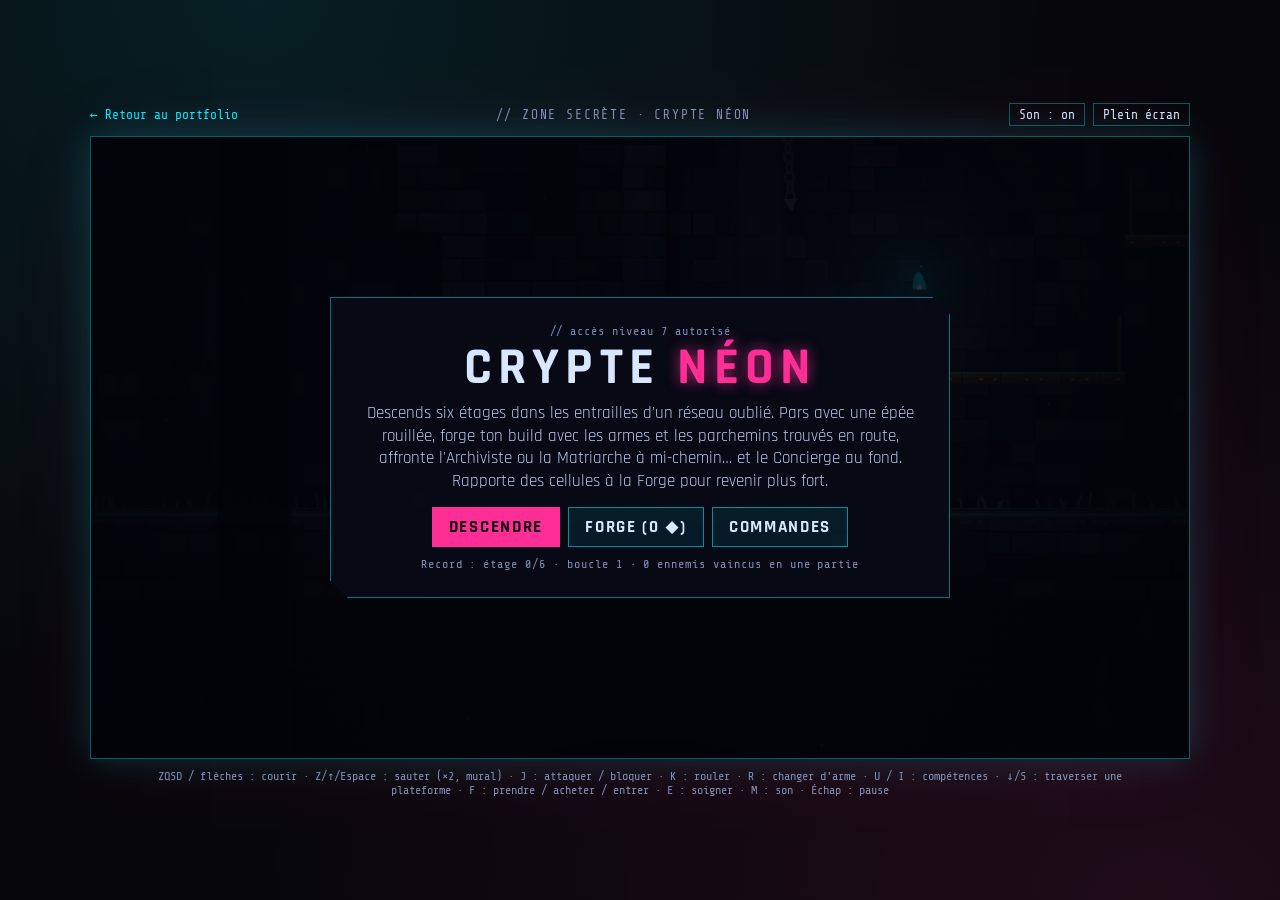
<file: easter-egg/supersecret.html>
<!DOCTYPE html>
<html lang="fr">
<head>
<meta charset="UTF-8">
<meta name="viewport" content="width=device-width, initial-scale=1.0, maximum-scale=1.0, user-scalable=no">
<meta name="theme-color" content="#07070b">
<meta name="robots" content="noindex">
<title>Crypte Néon — page secrète</title>
<link rel="icon" href="../assets/favicon.svg" type="image/svg+xml">
<link rel="preconnect" href="https://fonts.googleapis.com">
<link rel="preconnect" href="https://fonts.gstatic.com" crossorigin>
<link rel="stylesheet" href="https://fonts.googleapis.com/css2?family=Rajdhani:wght@500;600;700&family=Share+Tech+Mono&display=swap">
<link rel="stylesheet" href="css/supersecret.css">
</head>
<body>

<div class="topbar">
  <a href="../index.html">← Retour au portfolio</a>
  <span class="topbar-title">// ZONE SECRÈTE · CRYPTE NÉON</span>
  <span class="topbar-actions">
    <button type="button" id="btn-mute">Son : on</button>
    <button type="button" id="btn-fs">Plein écran</button>
  </span>
</div>

<div id="stage">
  <canvas id="game" aria-label="Crypte Néon, jeu d'action en 2D"></canvas>
  <div id="ov" class="ov"></div>

  <div id="touch" aria-hidden="true">
    <div class="pad pad-l">
      <button type="button" class="tb" data-k="T_left">◀</button>
      <button type="button" class="tb" data-k="T_right">▶</button>
      <button type="button" class="tb small" data-k="T_down">▼</button>
    </div>
    <div class="pad pad-r">
      <button type="button" class="tb small" data-k="T_use">Prendre</button>
      <button type="button" class="tb small" data-k="T_heal">Soin</button>
      <button type="button" class="tb small" data-k="T_swap">Arme</button>
      <button type="button" class="tb small" data-k="T_sk1">Comp 1</button>
      <button type="button" class="tb small" data-k="T_sk2">Comp 2</button>
      <button type="button" class="tb small" data-k="T_roll">Roul.</button>
      <button type="button" class="tb big" data-k="T_attack">Atq</button>
      <button type="button" class="tb big" data-k="T_up">Saut</button>
    </div>
  </div>
</div>

<p class="hint">ZQSD / flèches : courir · Z/↑/Espace : sauter (×2, mural) · J : attaquer / bloquer · K : rouler · R : changer d'arme · U / I : compétences · ↓/S : traverser une plateforme · F : prendre / acheter / entrer · E : soigner · M : son · Échap : pause</p>

<noscript><p class="hint">Ce jeu nécessite JavaScript.</p></noscript>
<script src="js/supersecret.js"></script>
</body>
</html>
</file>
<file: css/style.css>
/* =========================================================
   PORTFOLIO — thème Cyberpunk (Cyberpunk 2077 / Edgerunners)
   Sommaire :
   1. Variables        6. À propos
   2. Base & effets    7. Projets
   3. Composants       8. Contact
   4. Header           9. Footer
   5. Accueil         10. Animations & responsive
========================================================= */

/* =========================
   1. VARIABLES
========================= */

:root {
  --bg: #07070b;
  --surface: #10101a;
  --surface-2: #171724;
  --line: #2b2b3d;
  --line-strong: #3f3f5c;

  --text: #ecedf5;
  --muted: #a3a3bb;

  --yellow: #fcee0a;   /* jaune Cyberpunk 2077 */
  --cyan: #00f0ff;     /* cyan néon */
  --pink: #ff2a6d;     /* rose Edgerunners */

  --font-display: "Rajdhani", "Bahnschrift", "Arial Narrow", "Roboto Condensed", system-ui, sans-serif;
  --font-body: system-ui, -apple-system, "Segoe UI", Roboto, sans-serif;
  --font-mono: "Share Tech Mono", ui-monospace, "SFMono-Regular", Consolas, "DejaVu Sans Mono", monospace;

  --width: 1120px;
  --header-h: 76px;
}

/* =========================
   2. BASE & EFFETS
========================= */

*,
*::before,
*::after {
  margin: 0;
  padding: 0;
  box-sizing: border-box;
}

html {
  scroll-behavior: smooth;
  scroll-padding-top: calc(var(--header-h) + 16px);
  color-scheme: dark;
  scrollbar-color: var(--line-strong) var(--bg);
}

body {
  background: var(--bg);
  color: var(--text);
  font-family: var(--font-body);
  font-size: 17px;
  line-height: 1.7;
  overflow-x: hidden;
  -webkit-font-smoothing: antialiased;
}

a {
  color: inherit;
  text-decoration: none;
}

img { display: block; max-width: 100%; }

ul, ol { list-style: none; }

button { font: inherit; color: inherit; }

::selection {
  background: var(--yellow);
  color: #000;
}

:focus-visible {
  outline: 2px solid var(--cyan);
  outline-offset: 3px;
}

.sr-only {
  position: absolute;
  width: 1px;
  height: 1px;
  overflow: hidden;
  clip: rect(0 0 0 0);
  white-space: nowrap;
}

/* Fond : grille + lueurs néon */
body::before {
  content: "";
  position: fixed;
  inset: 0;
  z-index: -1;
  pointer-events: none;
  background:
    radial-gradient(60vw 50vh at 88% -8%, rgba(255, 42, 109, .14), transparent 70%),
    radial-gradient(55vw 45vh at -8% 104%, rgba(0, 240, 255, .11), transparent 70%),
    linear-gradient(rgba(255, 255, 255, .03) 1px, transparent 1px) 0 0 / 56px 56px,
    linear-gradient(90deg, rgba(255, 255, 255, .03) 1px, transparent 1px) 0 0 / 56px 56px;
}

/* Écran CRT : lignes de balayage + vignette */
body::after {
  content: "";
  position: fixed;
  inset: 0;
  z-index: 90;
  pointer-events: none;
  background:
    radial-gradient(ellipse at center, transparent 55%, rgba(0, 0, 0, .45) 100%),
    repeating-linear-gradient(to bottom, transparent 0 2px, rgba(0, 0, 0, .2) 2px 3px);
}

.skip-link {
  position: absolute;
  left: 16px;
  top: -80px;
  z-index: 200;
  padding: 10px 16px;
  background: var(--yellow);
  color: #000;
  font-family: var(--font-display);
  font-weight: 700;
  letter-spacing: .08em;
  text-transform: uppercase;
}

.skip-link:focus { top: 16px; }

/* =========================
   3. COMPOSANTS
========================= */

/* Cadre à coins coupés (bordure = fond de l'élément, remplissage = ::before) */
.chamfer {
  --cut: 20px;
  --bw: 1px;
  position: relative;
  isolation: isolate;
  background: var(--line-strong);
  clip-path: polygon(
    0 0, calc(100% - var(--cut)) 0, 100% var(--cut),
    100% 100%, var(--cut) 100%, 0 calc(100% - var(--cut))
  );
}

.chamfer::before {
  content: "";
  position: absolute;
  inset: var(--bw);
  z-index: -1;
  background: var(--surface);
  clip-path: polygon(
    0 0, calc(100% - var(--cut) + .6px) 0, 100% calc(var(--cut) - .6px),
    100% 100%, calc(var(--cut) - .6px) 100%, 0 calc(100% - var(--cut) + .6px)
  );
}

/* Boutons */
.button {
  --cut: 12px;
  position: relative;
  isolation: isolate;
  display: inline-flex;
  align-items: center;
  gap: 10px;
  padding: 13px 26px;
  font-family: var(--font-display);
  font-size: 15px;
  font-weight: 700;
  letter-spacing: .14em;
  text-transform: uppercase;
  line-height: 1.2;
  cursor: pointer;
  transition: background .2s ease, color .2s ease, transform .2s ease;
  clip-path: polygon(
    0 0, calc(100% - var(--cut)) 0, 100% var(--cut),
    100% 100%, var(--cut) 100%, 0 calc(100% - var(--cut))
  );
}

.button-primary {
  background: var(--yellow);
  color: #000;
}

.button-primary:hover {
  background: var(--cyan);
  transform: translate(-2px, -2px);
}

.button-secondary {
  background: var(--line-strong);
  color: var(--text);
}

.button-secondary::before {
  content: "";
  position: absolute;
  inset: 1px;
  z-index: -1;
  background: var(--bg);
  clip-path: polygon(
    0 0, calc(100% - var(--cut) + .6px) 0, 100% calc(var(--cut) - .6px),
    100% 100%, calc(var(--cut) - .6px) 100%, 0 calc(100% - var(--cut) + .6px)
  );
  transition: background .2s ease;
}

.button-secondary:hover {
  background: var(--yellow);
  color: var(--yellow);
  transform: translate(-2px, -2px);
}

.button[hidden] { display: none; }

/* Titres de section */
.section {
  width: min(100% - 48px, var(--width));
  margin-inline: auto;
  padding: 110px 0;
}

.section-heading {
  display: flex;
  align-items: center;
  gap: 16px;
  margin-bottom: 48px;
}

.section-number {
  padding: 2px 10px;
  background: var(--yellow);
  color: #000;
  font-family: var(--font-mono);
  font-size: 14px;
  letter-spacing: .1em;
  clip-path: polygon(0 0, 100% 0, 100% calc(100% - 7px), calc(100% - 7px) 100%, 0 100%);
}

.section-heading h2 {
  font-family: var(--font-display);
  font-size: clamp(30px, 5vw, 50px);
  font-weight: 700;
  line-height: 1;
  letter-spacing: .04em;
  text-transform: uppercase;
}

.section-tag {
  color: var(--cyan);
  font-family: var(--font-mono);
  font-size: 13px;
  letter-spacing: .08em;
  text-transform: uppercase;
  white-space: nowrap;
}

.section-heading::after {
  content: "";
  flex: 1;
  min-width: 24px;
  height: 1px;
  background: linear-gradient(90deg, var(--line-strong), transparent);
}

.section-intro {
  margin-top: -24px;
  margin-bottom: 36px;
  color: var(--muted);
}

.subhead {
  margin-bottom: 20px;
  color: var(--yellow);
  font-family: var(--font-mono);
  font-size: 13px;
  font-weight: 400;
  letter-spacing: .16em;
  text-transform: uppercase;
}

.subhead::before { content: "> "; color: var(--cyan); }

/* Apparition au scroll */
.js-ready .reveal {
  opacity: 0;
  transform: translateY(22px);
  transition: opacity .7s ease, transform .7s ease;
}

.js-ready .reveal.is-visible {
  opacity: 1;
  transform: none;
}

/* =========================
   4. HEADER
========================= */

.site-header {
  position: sticky;
  top: 0;
  z-index: 80;
  background: rgba(7, 7, 11, .78);
  -webkit-backdrop-filter: blur(14px);
  backdrop-filter: blur(14px);
  border-bottom: 1px solid var(--line);
  transition: border-color .3s ease, box-shadow .3s ease;
}

.site-header.is-scrolled {
  border-bottom-color: rgba(252, 238, 10, .45);
  box-shadow: 0 6px 24px -12px rgba(252, 238, 10, .35);
}

.header {
  width: min(100% - 48px, var(--width));
  height: var(--header-h);
  margin-inline: auto;
  display: flex;
  align-items: center;
  justify-content: space-between;
  gap: 24px;
}

.logo {
  display: inline-flex;
  align-items: center;
  gap: 12px;
}

.logo img {
  transition: filter .25s ease, transform .25s ease;
}

.logo:hover img {
  filter: drop-shadow(0 0 8px rgba(252, 238, 10, .6));
  transform: rotate(-4deg);
}

.logo-text {
  font-family: var(--font-mono);
  font-size: 13px;
  letter-spacing: .14em;
  color: var(--muted);
}

.logo-text span { color: var(--yellow); margin: 0 2px; }

.main-nav {
  display: flex;
  align-items: center;
  gap: 34px;
  margin-left: auto;
}

.main-nav a {
  position: relative;
  padding: 6px 0;
  color: var(--muted);
  font-family: var(--font-display);
  font-size: 16px;
  font-weight: 600;
  letter-spacing: .12em;
  text-transform: uppercase;
  transition: color .2s ease;
}

.main-nav a span {
  margin-right: 8px;
  color: var(--yellow);
  font-family: var(--font-mono);
  font-size: 11px;
  letter-spacing: 0;
  opacity: .8;
}

.main-nav a::after {
  content: "";
  position: absolute;
  left: 0;
  bottom: 0;
  width: 100%;
  height: 2px;
  background: var(--yellow);
  transform: scaleX(0);
  transform-origin: left;
  transition: transform .25s ease;
}

.main-nav a:hover,
.main-nav a.is-active { color: var(--text); }

.main-nav a:hover::after,
.main-nav a.is-active::after { transform: scaleX(1); }

.nav-github { display: none; }

.github-link {
  padding: 8px 16px;
  border: 1px solid var(--line-strong);
  color: var(--cyan);
  font-family: var(--font-mono);
  font-size: 13px;
  letter-spacing: .08em;
  text-transform: uppercase;
  clip-path: polygon(0 0, calc(100% - 8px) 0, 100% 8px, 100% 100%, 8px 100%, 0 calc(100% - 8px));
  transition: color .2s ease, border-color .2s ease, background .2s ease;
}

.github-link:hover {
  border-color: var(--cyan);
  background: rgba(0, 240, 255, .08);
}

.menu-toggle {
  display: none;
  width: 46px;
  height: 46px;
  align-items: center;
  justify-content: center;
  background: transparent;
  border: 1px solid var(--line-strong);
  cursor: pointer;
}

.menu-bars,
.menu-bars::before,
.menu-bars::after {
  display: block;
  width: 20px;
  height: 2px;
  background: var(--yellow);
  transition: transform .25s ease, background .25s ease;
}

.menu-bars { position: relative; }
.menu-bars::before,
.menu-bars::after { content: ""; position: absolute; left: 0; }
.menu-bars::before { top: -7px; }
.menu-bars::after { top: 7px; }

.menu-toggle[aria-expanded="true"] .menu-bars { background: transparent; }
.menu-toggle[aria-expanded="true"] .menu-bars::before { transform: translateY(7px) rotate(45deg); }
.menu-toggle[aria-expanded="true"] .menu-bars::after { transform: translateY(-7px) rotate(-45deg); }

/* =========================
   5. ACCUEIL
========================= */

.hero {
  min-height: calc(100vh - var(--header-h));
  min-height: calc(100svh - var(--header-h));
  display: grid;
  grid-template-columns: minmax(0, 1.2fr) minmax(0, .8fr);
  align-items: center;
  gap: 64px;
  position: relative;
  padding-top: 60px;
  padding-bottom: 100px;
}

.eyebrow {
  display: inline-flex;
  align-items: center;
  gap: 12px;
  margin-bottom: 26px;
  color: var(--cyan);
  font-family: var(--font-mono);
  font-size: 13px;
  letter-spacing: .2em;
  text-transform: uppercase;
}

.status-dot {
  width: 8px;
  height: 8px;
  border-radius: 50%;
  background: var(--yellow);
  box-shadow: 0 0 0 0 rgba(252, 238, 10, .6);
  animation: pulse 2s ease-out infinite;
}

.hero h1 { line-height: .9; }

.hello {
  display: block;
  margin-bottom: 8px;
  color: var(--muted);
  font-family: var(--font-mono);
  font-size: 15px;
  font-weight: 400;
  letter-spacing: .3em;
  text-transform: uppercase;
  line-height: 1.4;
}

.hero-name {
  font-family: var(--font-display);
  font-size: clamp(50px, 9.2vw, 118px);
  font-weight: 700;
  letter-spacing: .02em;
  text-transform: uppercase;
  color: var(--yellow);
  text-shadow: 0 0 28px rgba(252, 238, 10, .28);
  white-space: nowrap;
}

/* Effet glitch (le texte est dupliqué via data-text) */
.glitch {
  position: relative;
  display: inline-block;
}

.glitch::before,
.glitch::after {
  content: attr(data-text);
  content: attr(data-text) / "";
  position: absolute;
  inset: 0;
  overflow: hidden;
  clip-path: inset(0 0 100% 0);
  text-shadow: none;
}

.glitch::before { color: var(--cyan); animation: glitch-a 4.2s infinite steps(1); }
.glitch::after { color: var(--pink); animation: glitch-b 3.6s infinite steps(1); }

.hero-tagline {
  min-height: 1.7em;
  margin-top: 22px;
  color: var(--text);
  font-family: var(--font-display);
  font-size: clamp(19px, 2.6vw, 26px);
  font-weight: 600;
  letter-spacing: .06em;
  text-transform: uppercase;
}

.caret::after {
  content: "_";
  margin-left: 4px;
  color: var(--yellow);
  animation: blink 1s steps(1) infinite;
}

.hero-description {
  max-width: 540px;
  margin-top: 16px;
  color: var(--muted);
  font-size: 18px;
}

.hero-actions {
  display: flex;
  flex-wrap: wrap;
  gap: 16px;
  margin-top: 38px;
}

/* Fiche de profil */
.profile-card {
  --cut: 26px;
  justify-self: end;
  width: min(100%, 410px);
  background: var(--yellow);
}

.profile-card::after {
  content: "";
  position: absolute;
  left: 0;
  right: 0;
  top: 0;
  height: 2px;
  background: linear-gradient(90deg, transparent, var(--cyan), transparent);
  box-shadow: 0 0 14px var(--cyan);
  opacity: .8;
  animation: scan 5s linear infinite;
  pointer-events: none;
}

.card-bar {
  display: flex;
  align-items: center;
  justify-content: space-between;
  padding: 9px 20px;
  background: var(--yellow);
  color: #000;
  font-family: var(--font-mono);
  font-size: 12px;
  letter-spacing: .2em;
}

.card-bar-dot {
  width: 8px;
  height: 8px;
  background: #000;
  animation: blink 1.4s steps(1) infinite;
}

.card-body { padding: 26px 24px 24px; }

.profile-card::before { inset: 0; top: 34px; }

.card-head {
  display: flex;
  align-items: center;
  gap: 18px;
  margin-bottom: 18px;
  padding-bottom: 18px;
  border-bottom: 1px solid var(--line);
}

.card-handle {
  font-family: var(--font-mono);
  font-size: 15px;
  color: var(--cyan);
  letter-spacing: .04em;
  overflow-wrap: anywhere;
}

.card-handle span:first-child { color: var(--pink); margin-right: 2px; }

.profile-list > div {
  display: flex;
  align-items: baseline;
  justify-content: space-between;
  gap: 18px;
  padding: 10px 0;
  border-bottom: 1px dashed var(--line);
}

.profile-list dt {
  color: var(--muted);
  font-family: var(--font-mono);
  font-size: 12px;
  letter-spacing: .16em;
  text-transform: uppercase;
}

.profile-list dd {
  font-family: var(--font-display);
  font-size: 18px;
  font-weight: 600;
  letter-spacing: .04em;
  text-align: right;
}

.barcode {
  height: 30px;
  margin-top: 22px;
  opacity: .55;
  background: repeating-linear-gradient(
    90deg,
    var(--text) 0 2px, transparent 2px 4px,
    var(--text) 4px 5px, transparent 5px 9px,
    var(--text) 9px 12px, transparent 12px 14px,
    var(--text) 14px 15px, transparent 15px 19px
  );
}

.scroll-indicator {
  position: absolute;
  left: 0;
  bottom: 34px;
  color: var(--muted);
  font-family: var(--font-mono);
  font-size: 11px;
  letter-spacing: .3em;
  text-transform: uppercase;
}

.scroll-indicator span {
  display: inline-block;
  margin-left: 10px;
  color: var(--yellow);
  animation: bounce 1.6s ease-in-out infinite;
}

/* =========================
   6. À PROPOS
========================= */

.about-grid {
  display: grid;
  grid-template-columns: minmax(0, 1.3fr) minmax(0, 1fr);
  gap: 64px;
}

.about-text p {
  max-width: 640px;
  color: var(--muted);
}

.about-text p + p { margin-top: 18px; }

.about-text p:first-child {
  color: var(--text);
  font-size: 19px;
}

.about-seeking {
  margin-top: 26px;
  padding: 16px 20px;
  border-left: 3px solid var(--yellow);
  background: rgba(252, 238, 10, .06);
  color: var(--text);
}

.about-seeking strong {
  display: block;
  color: var(--yellow);
  font-family: var(--font-mono);
  font-size: 12px;
  font-weight: 400;
  letter-spacing: .18em;
  text-transform: uppercase;
}

.interests {
  display: flex;
  flex-wrap: wrap;
  align-items: center;
  gap: 10px;
  margin-top: 28px;
}

.interests-label {
  margin-right: 6px;
  color: var(--muted);
  font-family: var(--font-mono);
  font-size: 12px;
  letter-spacing: .16em;
  text-transform: uppercase;
}

.chip {
  padding: 3px 12px;
  border: 1px solid var(--line-strong);
  color: var(--text);
  font-family: var(--font-mono);
  font-size: 13px;
}

.timeline {
  position: relative;
  display: grid;
  gap: 30px;
  padding-left: 30px;
}

.timeline::before {
  content: "";
  position: absolute;
  left: 5px;
  top: 8px;
  bottom: 8px;
  width: 1px;
  background: linear-gradient(var(--yellow), var(--line-strong) 65%, transparent);
}

.timeline li { position: relative; }

.timeline li::before {
  content: "";
  position: absolute;
  left: -30px;
  top: 8px;
  width: 11px;
  height: 11px;
  background: var(--bg);
  border: 2px solid var(--yellow);
  transform: rotate(45deg);
}

.timeline li:first-child::before {
  background: var(--yellow);
  box-shadow: 0 0 12px rgba(252, 238, 10, .7);
}

.timeline-period {
  display: block;
  color: var(--cyan);
  font-family: var(--font-mono);
  font-size: 12px;
  letter-spacing: .18em;
  text-transform: uppercase;
}

.timeline strong {
  display: block;
  font-family: var(--font-display);
  font-size: 22px;
  font-weight: 700;
  letter-spacing: .03em;
  line-height: 1.25;
}

.timeline p {
  margin-top: 4px;
  color: var(--muted);
  font-size: 15px;
  line-height: 1.55;
}

.skills { margin-top: 64px; }

.skills-list {
  display: flex;
  flex-wrap: wrap;
  gap: 12px;
}

.skill-tag {
  padding: 7px 16px;
  background: var(--surface-2);
  border: 1px solid var(--line);
  border-left: 3px solid var(--cyan);
  color: var(--text);
  font-family: var(--font-mono);
  font-size: 14px;
  letter-spacing: .04em;
  transition: border-color .2s ease, color .2s ease, transform .2s ease;
}

.skill-tag:hover {
  border-color: var(--cyan);
  color: var(--cyan);
  transform: translateY(-2px);
}

/* =========================
   7. PROJETS
========================= */

.projects-grid {
  display: grid;
  grid-template-columns: repeat(auto-fit, minmax(min(100%, 320px), 1fr));
  gap: 24px;
}

.projects-grid .fallback a {
  color: var(--cyan);
  font-family: var(--font-mono);
}

.project {
  transition: transform .3s ease, filter .3s ease;
}

.project:hover {
  transform: translateY(-5px);
  filter: drop-shadow(0 0 16px rgba(252, 238, 10, .3));
}

.project-card {
  --cut: 22px;
  display: flex;
  flex-direction: column;
  gap: 12px;
  height: 100%;
  padding: 26px 26px 24px;
  transition: background .25s ease;
}

.project:hover .project-card { background: var(--yellow); }

.project-media {
  margin: -26px -26px 6px;
  aspect-ratio: 16 / 9;
  overflow: hidden;
  border-bottom: 1px solid var(--line);
}

.project-media img {
  width: 100%;
  height: 100%;
  object-fit: cover;
  filter: saturate(.85) contrast(1.05);
}

.project-top {
  display: flex;
  align-items: center;
  justify-content: space-between;
  gap: 12px;
  font-family: var(--font-mono);
  font-size: 12px;
  letter-spacing: .16em;
  text-transform: uppercase;
}

.project-index { color: var(--yellow); }
.project-category { color: var(--cyan); text-align: right; }

.project-card h3 {
  font-family: var(--font-display);
  font-size: 32px;
  font-weight: 700;
  letter-spacing: .04em;
  line-height: 1.05;
  text-transform: uppercase;
}

.project-card p {
  color: var(--muted);
  font-size: 15.5px;
}

.project-status {
  display: inline-flex;
  align-items: center;
  gap: 9px;
  color: var(--muted);
  font-family: var(--font-mono);
  font-size: 12px;
  letter-spacing: .14em;
  text-transform: uppercase;
}

.project-status::before {
  content: "";
  width: 8px;
  height: 8px;
  background: var(--cyan);
  box-shadow: 0 0 8px var(--cyan);
}

.project-status[data-status="in-progress"]::before {
  background: var(--pink);
  box-shadow: 0 0 8px var(--pink);
  animation: blink 1.4s steps(1) infinite;
}

.tags {
  display: flex;
  flex-wrap: wrap;
  gap: 8px;
}

.tags li {
  padding: 1px 10px;
  border: 1px solid var(--line-strong);
  color: var(--text);
  font-family: var(--font-mono);
  font-size: 12px;
}

.project-link {
  display: inline-flex;
  align-items: center;
  gap: 8px;
  margin-top: auto;
  padding-top: 10px;
  color: var(--yellow);
  font-family: var(--font-mono);
  font-size: 13px;
  letter-spacing: .12em;
  text-transform: uppercase;
}

.project-link span { transition: transform .2s ease; }
.project-link:hover span { transform: translate(3px, -3px); }

/* Texte lisible sur le fond jaune au survol */
.project:hover .project-card,
.project:hover .project-card p,
.project:hover .project-card h3,
.project:hover .project-status,
.project:hover .project-index,
.project:hover .project-category,
.project:hover .project-link { color: #000; }

.project:hover .project-card .tags li { color: #000; border-color: rgba(0, 0, 0, .5); }

/* Le fond jaune est porté par ::before (remplissage) : on le teinte aussi */
.project:hover .project-card::before { background: var(--yellow); }

/* =========================
   8. CONTACT
========================= */

.terminal {
  --cut: 28px;
  max-width: 860px;
}

.terminal-bar {
  display: flex;
  align-items: center;
  gap: 16px;
  padding: 10px 20px;
  background: var(--surface-2);
  border-bottom: 1px solid var(--line);
  color: var(--muted);
  font-family: var(--font-mono);
  font-size: 12px;
  letter-spacing: .12em;
}

.terminal-dots { display: inline-flex; gap: 7px; }

.terminal-dots i {
  width: 9px;
  height: 9px;
  border-radius: 50%;
  background: var(--line-strong);
}

.terminal-dots i:first-child { background: var(--pink); }
.terminal-dots i:nth-child(2) { background: var(--yellow); }
.terminal-dots i:nth-child(3) { background: var(--cyan); }

.terminal-body { padding: 34px 32px 38px; }

.prompt {
  margin-bottom: 14px;
  color: var(--cyan);
  font-family: var(--font-mono);
  font-size: 14px;
}

.terminal-body h3 {
  font-family: var(--font-display);
  font-size: clamp(32px, 6vw, 58px);
  font-weight: 700;
  letter-spacing: .02em;
  line-height: 1.05;
  text-transform: uppercase;
}

.contact-text {
  margin-top: 14px;
  color: var(--muted);
}

.contact-list {
  display: grid;
  gap: 10px;
  margin: 28px 0 34px;
  font-family: var(--font-mono);
  font-size: 15px;
}

.contact-list li {
  display: flex;
  flex-wrap: wrap;
  align-items: baseline;
  gap: 8px 18px;
}

.contact-key {
  min-width: 70px;
  color: var(--muted);
  letter-spacing: .12em;
  text-transform: uppercase;
  font-size: 12px;
}

.contact-key::after { content: " :"; }

.contact-list a {
  color: var(--yellow);
  overflow-wrap: anywhere;
  border-bottom: 1px solid rgba(252, 238, 10, .35);
  transition: color .2s ease, border-color .2s ease;
}

.contact-list a:hover {
  color: var(--cyan);
  border-color: var(--cyan);
}

.contact-actions {
  display: flex;
  flex-wrap: wrap;
  gap: 16px;
}

/* =========================
   9. FOOTER
========================= */

.footer {
  width: min(100% - 48px, var(--width));
  margin-inline: auto;
  padding: 30px 0 40px;
  display: flex;
  align-items: center;
  justify-content: space-between;
  flex-wrap: wrap;
  gap: 18px 24px;
  border-top: 1px solid var(--line);
  color: var(--muted);
  font-family: var(--font-mono);
  font-size: 12px;
  letter-spacing: .06em;
}

.footer-end { color: var(--cyan); text-transform: uppercase; letter-spacing: .16em; }

.noscript {
  padding: 24px;
  text-align: center;
  color: var(--muted);
}

.noscript a { color: var(--cyan); text-decoration: underline; }

/* =========================
   10. ANIMATIONS & RESPONSIVE
========================= */

@keyframes pulse {
  0% { box-shadow: 0 0 0 0 rgba(252, 238, 10, .55); }
  70%, 100% { box-shadow: 0 0 0 10px rgba(252, 238, 10, 0); }
}

@keyframes blink {
  0%, 49% { opacity: 1; }
  50%, 100% { opacity: 0; }
}

@keyframes bounce {
  0%, 100% { transform: translateY(0); }
  50% { transform: translateY(5px); }
}

@keyframes scan {
  0% { top: 34px; opacity: 0; }
  8%, 92% { opacity: .8; }
  100% { top: 100%; opacity: 0; }
}

@keyframes glitch-a {
  0%, 90%, 100% { clip-path: inset(0 0 100% 0); transform: translate(0); }
  91% { clip-path: inset(12% 0 58% 0); transform: translate(-5px, 0); }
  93% { clip-path: inset(46% 0 30% 0); transform: translate(5px, 0); }
  95% { clip-path: inset(72% 0 6% 0); transform: translate(-3px, 0); }
  97% { clip-path: inset(0 0 100% 0); transform: translate(0); }
}

@keyframes glitch-b {
  0%, 86%, 100% { clip-path: inset(0 0 100% 0); transform: translate(0); }
  87% { clip-path: inset(60% 0 12% 0); transform: translate(5px, 0); }
  89% { clip-path: inset(8% 0 70% 0); transform: translate(-5px, 0); }
  92% { clip-path: inset(34% 0 44% 0); transform: translate(4px, 0); }
  94% { clip-path: inset(0 0 100% 0); transform: translate(0); }
}

/* Écrans moyens : on libère de la place dans l'en-tête */
@media (max-width: 1040px) {
  .logo-text { display: none; }
  .main-nav { gap: 24px; }
}

/* Tablette */
@media (max-width: 960px) {
  .hero {
    grid-template-columns: 1fr;
    gap: 56px;
    padding-bottom: 120px;
  }

  .profile-card { justify-self: start; }

  .about-grid {
    grid-template-columns: 1fr;
    gap: 48px;
  }
}

/* Mobile : menu burger */
@media (max-width: 800px) {
  :root { --header-h: 66px; }

  .header,
  .section,
  .footer { width: calc(100% - 36px); }

  .logo-text { display: none; }
  .github-link { display: none; }

  .menu-toggle { display: inline-flex; }

  .header .main-nav {
    position: absolute;
    top: 100%;
    left: 0;
    right: 0;
    display: none;
    flex-direction: column;
    align-items: stretch;
    gap: 0;
    margin: 0;
    padding: 6px 18px 18px;
    background: var(--bg);
    border-bottom: 1px solid var(--yellow);
    box-shadow: 0 24px 40px rgba(0, 0, 0, .6);
  }

  .header .main-nav.is-open { display: flex; }

  .main-nav a {
    padding: 15px 0;
    border-bottom: 1px solid var(--line);
    font-size: 19px;
  }

  .main-nav a::after { display: none; }

  .nav-github { display: block; color: var(--cyan); border-bottom: 0; }

  .section { padding: 80px 0; }

  .section-tag { display: none; }

  .hero { padding-top: 40px; }

  .scroll-indicator { display: none; }

  .terminal-body { padding: 26px 20px 30px; }
}

@media (max-width: 420px) {
  .button { width: 100%; justify-content: center; }
  .hero-actions,
  .contact-actions { flex-direction: column; }
}

/* Préférences de mouvement réduit */
@media (prefers-reduced-motion: reduce) {
  html { scroll-behavior: auto; }

  *,
  *::before,
  *::after {
    animation: none !important;
    transition-duration: .01ms !important;
  }

  .js-ready .reveal {
    opacity: 1;
    transform: none;
  }

  .glitch::before,
  .glitch::after { display: none; }

  .profile-card::after { display: none; }
}
</file>
<file: css/edgerunners.css>
/* =========================================================
   MODE EDGERUNNERS — easter egg (taper « edgerunner » sur le site)
   Palette inspirée de Cyberpunk: Edgerunners : rouge vif, vert acide,
   contours violets, fond sombre bleuté.

   Tout est limité à html.edgerunners : sans cette classe, rien ne change.
   Le thème remplace surtout les variables de couleur du site, puis corrige
   les quelques couleurs écrites en dur dans style.css et veille.css.
========================================================= */

html.edgerunners {
  --bg: #080910;
  --surface: #0f1019;
  --surface-2: #181927;
  --line: #2b2145;
  --line-strong: #52308f;

  --text: #f2f3fb;
  --muted: #aeaecb;

  /* rôles repris des deux thèmes (index : yellow/cyan/pink, veille : hot/blue/violet) */
  --yellow: #ff2a5f;   /* rouge vif : l'accent principal */
  --cyan: #2bff88;     /* vert acide */
  --pink: #ff4d7d;
  --hot: #ff1f55;
  --blue: #2bff88;
  --violet: #a066ff;

  --er-red-rgb: 255, 42, 95;
  --er-green-rgb: 43, 255, 136;
  --er-violet-rgb: 138, 60, 255;

  scrollbar-color: var(--line-strong) var(--bg);
}

/* Fond : lueurs rouge et verte, grille violette */
html.edgerunners body::before {
  background:
    radial-gradient(60vw 55vh at 92% -8%, rgba(var(--er-red-rgb), .2), transparent 70%),
    radial-gradient(55vw 50vh at -8% 106%, rgba(var(--er-green-rgb), .13), transparent 70%),
    radial-gradient(40vw 40vh at 50% 48%, rgba(var(--er-violet-rgb), .08), transparent 70%),
    linear-gradient(rgba(var(--er-violet-rgb), .07) 1px, transparent 1px) 0 0 / 56px 56px,
    linear-gradient(90deg, rgba(var(--er-violet-rgb), .07) 1px, transparent 1px) 0 0 / 56px 56px;
}

/* Titres : aberration chromatique (décalage vert / violet, comme les images glitchées) */
html.edgerunners .hero-name,
html.edgerunners .arcade-title,
html.edgerunners .vtitle {
  text-shadow:
    -3px 0 rgba(var(--er-green-rgb), .55),
    3px 0 rgba(var(--er-violet-rgb), .65),
    0 0 30px rgba(var(--er-red-rgb), .4);
}

html.edgerunners .game-title,
html.edgerunners .overlay-title {
  text-shadow: -2px 0 rgba(var(--er-green-rgb), .5), 2px 0 rgba(var(--er-violet-rgb), .6);
}

/* Le texte sélectionné et les accents principaux */
html.edgerunners ::selection {
  background: var(--yellow);
  color: #fff;
}

/* ---------- Couleurs écrites en dur dans style.css ---------- */

html.edgerunners .site-header.is-scrolled {
  border-bottom-color: rgba(var(--er-red-rgb), .55);
  box-shadow: 0 6px 24px -12px rgba(var(--er-red-rgb), .5);
}

/* Logo (une image) : on décale les teintes, jaune -> rouge et cyan -> vert */
html.edgerunners .logo img,
html.edgerunners .brand img,
html.edgerunners .card-head img {
  filter: hue-rotate(-62deg);
}

html.edgerunners .logo:hover img,
html.edgerunners .brand:hover img {
  filter: hue-rotate(-62deg) drop-shadow(0 0 8px rgba(var(--er-red-rgb), .7));
}

html.edgerunners .github-link:hover {
  background: rgba(var(--er-green-rgb), .1);
}

html.edgerunners .about-seeking {
  background: rgba(var(--er-red-rgb), .08);
}

html.edgerunners .timeline li:first-child::before {
  box-shadow: 0 0 12px rgba(var(--er-red-rgb), .8);
}

html.edgerunners .project:hover {
  filter: drop-shadow(0 0 16px rgba(var(--er-red-rgb), .35));
}

html.edgerunners .contact-list a {
  border-bottom-color: rgba(var(--er-red-rgb), .45);
}

html.edgerunners .status-dot {
  box-shadow: 0 0 0 0 rgba(var(--er-red-rgb), .6);
  animation-name: pulse-edgerunners;
}

@keyframes pulse-edgerunners {
  0% { box-shadow: 0 0 0 0 rgba(var(--er-red-rgb), .55); }
  70%, 100% { box-shadow: 0 0 0 10px rgba(var(--er-red-rgb), 0); }
}

/* Texte sur fond rouge : blanc plutôt que noir (plus lisible sur ce rouge) */
html.edgerunners .button-primary,
html.edgerunners .section-number,
html.edgerunners .skip-link {
  color: #fff;
}

html.edgerunners .button-primary:hover {
  color: #000;
}

/* ---------- veille.css ---------- */

html.edgerunners .hud > div:nth-child(3) { border-left-color: var(--violet); }
html.edgerunners .hud > div:nth-child(3) dd { color: var(--violet); }

html.edgerunners .banner {
  background:
    radial-gradient(60% 90% at 88% 15%, rgba(var(--er-red-rgb), .26), transparent 70%),
    radial-gradient(50% 80% at 8% 100%, rgba(var(--er-green-rgb), .17), transparent 70%);
}

html.edgerunners .field select:focus,
html.edgerunners .field input:focus {
  box-shadow: 0 0 0 2px rgba(var(--er-green-rgb), .3);
}

html.edgerunners .step-num {
  -webkit-text-stroke-color: rgba(var(--er-red-rgb), .65);
}

/* Couleur d'accent des articles et des sources, par catégorie.
   (Les règles de veille.css sont moins précises : on les redéfinit toutes ici.) */
html.edgerunners .shard,
html.edgerunners .source-token { --accent-rgb: var(--er-green-rgb); }

html.edgerunners .shard[data-cat="cybersecurite"],
html.edgerunners .source-token[data-cat="cybersecurite"] { --accent-rgb: var(--er-red-rgb); }

html.edgerunners .shard[data-cat="developpement"],
html.edgerunners .source-token[data-cat="developpement"] { --accent-rgb: 160, 102, 255; }

html.edgerunners .shard[data-cat="infrastructure"],
html.edgerunners .source-token[data-cat="infrastructure"] { --accent-rgb: 232, 234, 255; }

/* ---------- Arcade ---------- */

html.edgerunners .game-stage {
  box-shadow: inset 0 0 40px rgba(var(--er-green-rgb), .05), 0 0 28px -10px rgba(var(--er-red-rgb), .5);
}

@media (prefers-reduced-motion: reduce) {
  html.edgerunners .status-dot { animation: none; }
}
</file>
<file: css/neon.css>
/* =========================================================
   MODE NEON — easter egg (taper « neon » sur le site)
   Cyberpunk rose néon : rose électrique, cyan glacé, violet profond,
   fond noir violacé avec lueurs et grille.

   Tout est limité à html.neon : sans cette classe, rien ne change.
   Même principe que edgerunners.css : on remplace les variables de couleur
   du site, puis on corrige les couleurs écrites en dur dans style.css et veille.css.
========================================================= */

html.neon {
  --bg: #0a0213;
  --surface: #13061f;
  --surface-2: #1d0a2e;
  --line: #3a1457;
  --line-strong: #7a1fa8;

  --text: #fdf2ff;
  --muted: #c9a8dc;

  /* rôles repris des deux thèmes (index : yellow/cyan/pink, veille : hot/blue/violet) */
  --yellow: #ff2bd6;   /* rose néon : l'accent principal */
  --cyan: #00f0ff;     /* cyan électrique */
  --pink: #ff6ec7;
  --hot: #ff2bd6;
  --blue: #00f0ff;
  --violet: #b44dff;

  --nn-pink-rgb: 255, 43, 214;
  --nn-cyan-rgb: 0, 240, 255;
  --nn-violet-rgb: 180, 77, 255;

  scrollbar-color: var(--line-strong) var(--bg);
}

/* Fond : lueur rose en haut à droite, cyan en bas à gauche, grille violette */
html.neon body::before {
  background:
    radial-gradient(60vw 55vh at 92% -8%, rgba(var(--nn-pink-rgb), .24), transparent 70%),
    radial-gradient(55vw 50vh at -8% 106%, rgba(var(--nn-cyan-rgb), .13), transparent 70%),
    radial-gradient(40vw 40vh at 50% 48%, rgba(var(--nn-violet-rgb), .1), transparent 70%),
    linear-gradient(rgba(var(--nn-pink-rgb), .07) 1px, transparent 1px) 0 0 / 56px 56px,
    linear-gradient(90deg, rgba(var(--nn-cyan-rgb), .06) 1px, transparent 1px) 0 0 / 56px 56px;
}

/* Titres : tube néon rose, avec un décalage cyan / violet de chaque côté */
html.neon .hero-name,
html.neon .arcade-title,
html.neon .vtitle {
  text-shadow:
    -3px 0 rgba(var(--nn-cyan-rgb), .55),
    3px 0 rgba(var(--nn-violet-rgb), .7),
    0 0 14px rgba(var(--nn-pink-rgb), .75),
    0 0 38px rgba(var(--nn-pink-rgb), .5);
}

html.neon .game-title,
html.neon .overlay-title {
  text-shadow:
    -2px 0 rgba(var(--nn-cyan-rgb), .5),
    2px 0 rgba(var(--nn-violet-rgb), .6),
    0 0 18px rgba(var(--nn-pink-rgb), .55);
}

/* Titres de section : léger halo rose */
html.neon .section-heading h2 {
  text-shadow: 0 0 18px rgba(var(--nn-pink-rgb), .45);
}

/* Le texte sélectionné */
html.neon ::selection {
  background: var(--yellow);
  color: #12001a;
}

/* ---------- Couleurs écrites en dur dans style.css ---------- */

html.neon .site-header.is-scrolled {
  border-bottom-color: rgba(var(--nn-pink-rgb), .6);
  box-shadow: 0 6px 28px -10px rgba(var(--nn-pink-rgb), .6);
}

/* Logo (une image jaune et cyan) : on garde ses couleurs et on ajoute un halo rose */
html.neon .logo img,
html.neon .brand img,
html.neon .card-head img {
  filter: drop-shadow(0 0 6px rgba(var(--nn-pink-rgb), .5));
}

html.neon .logo:hover img,
html.neon .brand:hover img {
  filter: drop-shadow(0 0 12px rgba(var(--nn-pink-rgb), .9));
}

html.neon .github-link:hover {
  background: rgba(var(--nn-cyan-rgb), .1);
}

html.neon .about-seeking {
  background: rgba(var(--nn-pink-rgb), .09);
}

html.neon .timeline li:first-child::before {
  box-shadow: 0 0 14px rgba(var(--nn-pink-rgb), .9);
}

/* Cartes à coins coupés : un filter suit la forme, un box-shadow serait coupé */
html.neon .profile-card,
html.neon .terminal {
  filter: drop-shadow(0 0 14px rgba(var(--nn-pink-rgb), .22));
}

html.neon .project:hover {
  filter: drop-shadow(0 0 18px rgba(var(--nn-pink-rgb), .5));
}

html.neon .button-primary {
  box-shadow: 0 0 18px -2px rgba(var(--nn-pink-rgb), .65);
}

html.neon .contact-list a {
  border-bottom-color: rgba(var(--nn-pink-rgb), .5);
}

html.neon .status-dot {
  box-shadow: 0 0 0 0 rgba(var(--nn-pink-rgb), .6);
  animation-name: pulse-neon;
}

@keyframes pulse-neon {
  0% { box-shadow: 0 0 0 0 rgba(var(--nn-pink-rgb), .6); }
  70%, 100% { box-shadow: 0 0 0 10px rgba(var(--nn-pink-rgb), 0); }
}

/* ---------- veille.css ---------- */

html.neon .hud > div:nth-child(3) { border-left-color: var(--violet); }
html.neon .hud > div:nth-child(3) dd { color: var(--violet); }

html.neon .banner {
  background:
    radial-gradient(60% 90% at 88% 15%, rgba(var(--nn-pink-rgb), .3), transparent 70%),
    radial-gradient(50% 80% at 8% 100%, rgba(var(--nn-cyan-rgb), .16), transparent 70%);
}

html.neon .field select:focus,
html.neon .field input:focus {
  box-shadow: 0 0 0 2px rgba(var(--nn-cyan-rgb), .35);
}

html.neon .step-num {
  -webkit-text-stroke-color: rgba(var(--nn-pink-rgb), .7);
}

/* Couleur d'accent des articles et des sources, par catégorie.
   (Les règles de veille.css sont moins précises : on les redéfinit toutes ici.) */
html.neon .shard,
html.neon .source-token { --accent-rgb: var(--nn-cyan-rgb); }

html.neon .shard[data-cat="cybersecurite"],
html.neon .source-token[data-cat="cybersecurite"] { --accent-rgb: var(--nn-pink-rgb); }

html.neon .shard[data-cat="developpement"],
html.neon .source-token[data-cat="developpement"] { --accent-rgb: var(--nn-violet-rgb); }

html.neon .shard[data-cat="infrastructure"],
html.neon .source-token[data-cat="infrastructure"] { --accent-rgb: 253, 242, 255; }

/* ---------- Arcade ---------- */

html.neon .game-stage {
  box-shadow: inset 0 0 40px rgba(var(--nn-cyan-rgb), .06), 0 0 30px -8px rgba(var(--nn-pink-rgb), .6);
}

@media (prefers-reduced-motion: reduce) {
  html.neon .status-dot { animation: none; }
}
</file>
<file: css/blackwall.css>
/* =========================================================
   MODE BLACKWALL — easter egg (taper « blackwall » sur le site)
   Inspiré de la Blackwall de Cyberpunk 2077 : la barrière numérique de NetWatch qui isole
   le Net sauvage. Noir de vide, rouge sang, lueur d'ambre, signal qui se déchire.

   Tout est limité à html.blackwall : sans cette classe, rien ne change.
   Même principe que neon.css : on remplace les variables de couleur du site,
   puis on corrige les couleurs écrites en dur dans style.css et veille.css.
========================================================= */

html.blackwall {
  --bg: #050102;
  --surface: #0e0407;
  --surface-2: #19080d;
  --line: #3a0f17;
  --line-strong: #8a1424;

  --text: #f6ebe8;
  --muted: #c4a29d;

  /* rôles repris des deux thèmes (index : yellow/cyan/pink, veille : hot/blue/violet) */
  --yellow: #ff2a2a;   /* rouge d'alerte : l'accent principal */
  --cyan: #ff9a1f;     /* ambre : les étincelles de données */
  --pink: #ff5a4d;
  --hot: #ff1f2f;
  --blue: #ff9a1f;
  --violet: #c4162f;   /* cramoisi profond */

  --bw-red-rgb: 255, 42, 42;
  --bw-amber-rgb: 255, 154, 31;
  --bw-crimson-rgb: 160, 14, 36;
  --bw-bone-rgb: 246, 235, 232;

  scrollbar-color: var(--line-strong) var(--bg);
}

/* Fond : le mur qui monte du bas (rouge qui vacille), lueur cramoisie en haut, colonnes de données */
html.blackwall body::before {
  background:
    radial-gradient(90vw 46vh at 50% 112%, rgba(var(--bw-red-rgb), .34), transparent 72%),
    radial-gradient(55vw 45vh at 96% -10%, rgba(var(--bw-crimson-rgb), .32), transparent 70%),
    radial-gradient(40vw 40vh at 4% 40%, rgba(var(--bw-amber-rgb), .07), transparent 70%),
    repeating-linear-gradient(90deg, rgba(var(--bw-red-rgb), .05) 0 1px, transparent 1px 44px),
    linear-gradient(rgba(var(--bw-red-rgb), .04) 1px, transparent 1px) 0 0 / 100% 44px;
  animation: bw-wall 7s ease-in-out infinite;
}

/* Écran : vignette rouge sombre, lignes de balayage plus marquées et une bande de brouillage qui descend */
html.blackwall body::after {
  background:
    linear-gradient(180deg, transparent 0 46%, rgba(var(--bw-red-rgb), .07) 50%, transparent 54% 100%) 0 0 / 100% 220%,
    radial-gradient(ellipse at center, transparent 48%, rgba(40, 0, 6, .6) 100%),
    repeating-linear-gradient(to bottom, transparent 0 2px, rgba(0, 0, 0, .26) 2px 3px);
  animation: bw-sweep 9s linear infinite;
}

/* Étiquette fixe : l'avertissement de NetWatch */
html.blackwall::after {
  content: "NETWATCH // BLACKWALL — ZONE INTERDITE";
  position: fixed;
  right: 0;
  bottom: 0;
  z-index: 95;
  pointer-events: none;
  padding: 4px 12px 4px 14px;
  background: rgba(5, 1, 2, .92);
  border-top: 1px solid var(--line-strong);
  border-left: 1px solid var(--line-strong);
  color: var(--yellow);
  font-family: var(--font-mono, ui-monospace, Consolas, monospace);
  font-size: 10px;
  letter-spacing: .22em;
  opacity: .8;
  animation: bw-blink 2.4s steps(1, end) infinite;
}

@keyframes bw-wall { 0%, 100% { opacity: 1; } 47% { opacity: .82; } 50% { opacity: .95; } 53% { opacity: .78; } }
@keyframes bw-sweep { from { background-position-y: -110%, 0, 0; } to { background-position-y: 110%, 0, 0; } }
@keyframes bw-blink { 0%, 86% { opacity: .8; } 90%, 94% { opacity: .2; } 97% { opacity: .8; } }

/* Titres : rouge d'alerte avec décalage ambre / cramoisi, et un tressautement bref de temps en temps */
html.blackwall .hero-name,
html.blackwall .arcade-title,
html.blackwall .vtitle {
  text-shadow:
    -3px 0 rgba(var(--bw-amber-rgb), .55),
    3px 0 rgba(var(--bw-crimson-rgb), .85),
    0 0 26px rgba(var(--bw-red-rgb), .55);
}

html.blackwall .hero-name,
html.blackwall .vtitle { animation: bw-glitch 6.5s steps(1, end) infinite; }

@keyframes bw-glitch {
  0%, 92%, 100% { transform: none; }
  93% { transform: translate(-4px, 0) skewX(-4deg); }
  95% { transform: translate(5px, 1px) skewX(3deg); }
  97% { transform: translate(-2px, -1px); }
}

html.blackwall .game-title,
html.blackwall .overlay-title {
  text-shadow:
    -2px 0 rgba(var(--bw-amber-rgb), .5),
    2px 0 rgba(var(--bw-crimson-rgb), .8),
    0 0 18px rgba(var(--bw-red-rgb), .5);
}

/* Texte d'introduction de la page Veille : écrit en lavande dans veille.css */
html.blackwall .banner-lead { color: #ead6d2; }

html.blackwall .section-heading h2 {
  text-shadow: 0 0 18px rgba(var(--bw-red-rgb), .4);
}

html.blackwall ::selection {
  background: var(--yellow);
  color: #090002;
}

/* ---------- Couleurs écrites en dur dans style.css ---------- */

html.blackwall .site-header.is-scrolled {
  border-bottom-color: rgba(var(--bw-red-rgb), .6);
  box-shadow: 0 6px 28px -10px rgba(var(--bw-red-rgb), .6);
}

/* Logo (une image jaune et cyan) : passé en monochrome rouge, avec un halo */
html.blackwall .logo img,
html.blackwall .brand img,
html.blackwall .card-head img {
  filter: grayscale(1) sepia(1) hue-rotate(-38deg) saturate(4.5) brightness(.95) drop-shadow(0 0 6px rgba(var(--bw-red-rgb), .5));
}

html.blackwall .logo:hover img,
html.blackwall .brand:hover img {
  filter: grayscale(1) sepia(1) hue-rotate(-38deg) saturate(4.5) brightness(1.05) drop-shadow(0 0 12px rgba(var(--bw-red-rgb), .9));
}

html.blackwall .github-link:hover {
  background: rgba(var(--bw-amber-rgb), .1);
}

html.blackwall .about-seeking {
  background: rgba(var(--bw-red-rgb), .08);
}

html.blackwall .timeline li:first-child::before {
  box-shadow: 0 0 14px rgba(var(--bw-red-rgb), .9);
}

/* Cartes à coins coupés : un filter suit la forme, un box-shadow serait coupé */
html.blackwall .profile-card,
html.blackwall .terminal {
  filter: drop-shadow(0 0 14px rgba(var(--bw-red-rgb), .26));
}

html.blackwall .project:hover {
  filter: drop-shadow(0 0 18px rgba(var(--bw-red-rgb), .55));
}

html.blackwall .button-primary {
  color: #090002;
  box-shadow: 0 0 18px -2px rgba(var(--bw-red-rgb), .7);
}

html.blackwall .contact-list a {
  border-bottom-color: rgba(var(--bw-red-rgb), .5);
}

html.blackwall .status-dot {
  box-shadow: 0 0 0 0 rgba(var(--bw-red-rgb), .7);
  animation-name: pulse-blackwall;
}

@keyframes pulse-blackwall {
  0% { box-shadow: 0 0 0 0 rgba(var(--bw-red-rgb), .7); }
  70%, 100% { box-shadow: 0 0 0 10px rgba(var(--bw-red-rgb), 0); }
}

/* ---------- veille.css ---------- */

html.blackwall .hud > div:nth-child(3) { border-left-color: var(--violet); }
html.blackwall .hud > div:nth-child(3) dd { color: var(--violet); }

html.blackwall .banner {
  background:
    radial-gradient(60% 90% at 88% 15%, rgba(var(--bw-red-rgb), .3), transparent 70%),
    radial-gradient(50% 80% at 8% 100%, rgba(var(--bw-amber-rgb), .14), transparent 70%);
}

html.blackwall .field select:focus,
html.blackwall .field input:focus {
  box-shadow: 0 0 0 2px rgba(var(--bw-amber-rgb), .4);
}

html.blackwall .step-num {
  -webkit-text-stroke-color: rgba(var(--bw-red-rgb), .75);
}

/* Couleur d'accent des articles et des sources, par catégorie.
   (Les règles de veille.css sont moins précises : on les redéfinit toutes ici.) */
html.blackwall .shard,
html.blackwall .source-token { --accent-rgb: var(--bw-amber-rgb); }

html.blackwall .shard[data-cat="cybersecurite"],
html.blackwall .source-token[data-cat="cybersecurite"] { --accent-rgb: var(--bw-red-rgb); }

html.blackwall .shard[data-cat="developpement"],
html.blackwall .source-token[data-cat="developpement"] { --accent-rgb: 196, 22, 47; }

html.blackwall .shard[data-cat="infrastructure"],
html.blackwall .source-token[data-cat="infrastructure"] { --accent-rgb: var(--bw-bone-rgb); }

/* ---------- Arcade ---------- */

html.blackwall .game-stage {
  box-shadow: inset 0 0 40px rgba(var(--bw-red-rgb), .08), 0 0 30px -8px rgba(var(--bw-red-rgb), .6);
}

/* ---------- Alerte plein écran quand on franchit la Blackwall (easter-egg/js/secret-code.js) ---------- */

html.blackwall .secret-blackwall {
  background:
    repeating-linear-gradient(to bottom, transparent 0 2px, rgba(0, 0, 0, .35) 2px 3px),
    radial-gradient(70% 60% at 50% 55%, rgba(var(--bw-crimson-rgb), .5), rgba(5, 1, 2, .96) 75%);
  animation: bw-alert 1.9s steps(1, end) both;
}

html.blackwall .secret-blackwall .secret-unlock-title {
  color: var(--yellow);
  text-shadow: -4px 0 rgba(var(--bw-amber-rgb), .7), 4px 0 rgba(var(--bw-crimson-rgb), .9), 0 0 32px rgba(var(--bw-red-rgb), .8);
  animation: bw-glitch 1s steps(1, end) infinite;
}

@keyframes bw-alert {
  0% { opacity: 0; }
  6%, 14% { opacity: 1; }
  10% { opacity: .35; }
  18%, 78% { opacity: 1; }
  82% { opacity: .5; }
  86%, 92% { opacity: 1; }
  100% { opacity: 0; }
}

@media (max-width: 640px) {
  html.blackwall::after { display: none; }
}

@media (prefers-reduced-motion: reduce) {
  html.blackwall body::before,
  html.blackwall body::after,
  html.blackwall::after,
  html.blackwall .hero-name,
  html.blackwall .vtitle,
  html.blackwall .status-dot,
  html.blackwall .secret-blackwall,
  html.blackwall .secret-blackwall .secret-unlock-title { animation: none; }
}
</file>
<file: css/arasaka.css>
/* =========================================================
   MODE ARASAKA — easter egg (taper « arasaka » sur le site)
   La mégacorporation Arasaka de Cyberpunk 2077 : noir de tour d'entreprise, blanc clinique,
   un seul rouge vermillon. Austère, précis, froid. Le kanji 荒坂 veille en filigrane.

   Tout est limité à html.arasaka : sans cette classe, rien ne change.
   Même principe que neon.css : on remplace les variables de couleur du site,
   puis on corrige les couleurs écrites en dur dans style.css et veille.css.
========================================================= */

html.arasaka {
  --bg: #060607;
  --surface: #0e0e10;
  --surface-2: #17171a;
  --line: #2a2a2f;
  --line-strong: #6b6b75;

  --text: #f4f4f2;
  --muted: #a9a9b0;

  /* rôles repris des thèmes (index : yellow/cyan/pink, veille : hot/blue/violet) */
  --yellow: #f4f4f2;   /* blanc clinique : l'accent principal */
  --cyan: #e60012;     /* rouge Arasaka : les repères */
  --pink: #ff3b47;
  --hot: #e60012;
  --blue: #e60012;
  --violet: #9a9aa6;

  --th-a-rgb: 230, 0, 18;
  --th-b-rgb: 244, 244, 242;
  --th-c-rgb: 154, 154, 166;
  --th-bone-rgb: 244, 244, 242;

  scrollbar-color: var(--line-strong) var(--bg);
}

/* Fond */
html.arasaka body::before {
  background:
    radial-gradient(70vw 50vh at 100% -10%, rgba(var(--th-a-rgb), .16), transparent 70%),
    radial-gradient(60vw 45vh at -10% 110%, rgba(var(--th-bone-rgb), .06), transparent 70%),
    linear-gradient(90deg, rgba(var(--th-bone-rgb), .035) 1px, transparent 1px) 0 0 / 72px 100%,
    linear-gradient(rgba(var(--th-bone-rgb), .03) 1px, transparent 1px) 0 0 / 100% 72px;

}

/* Écran : lignes de balayage plus fines et vignette discrète */
html.arasaka body::after {
  background:
    radial-gradient(ellipse at center, transparent 58%, rgba(0, 0, 0, .55) 100%),
    repeating-linear-gradient(to bottom, transparent 0 3px, rgba(0, 0, 0, .14) 3px 4px);
}


/* Kanji du logo Arasaka en filigrane, et une fine ligne rouge sur le bord gauche de l'écran */
html.arasaka::before {
  content: "荒坂";
  position: fixed;
  right: -2vw;
  bottom: -6vh;
  z-index: -1;
  pointer-events: none;
  color: rgba(var(--th-bone-rgb), .03);
  font-family: "Noto Serif JP", "Yu Mincho", "MS Mincho", serif;
  font-size: 46vw;
  font-weight: 700;
  line-height: .8;
  letter-spacing: -.04em;
}
html.arasaka body > .site-header,
html.arasaka body > header { border-left: 3px solid var(--cyan); }

/* Étiquette fixe, collée en bas à droite */
html.arasaka::after {
  content: "ARASAKA CORP. — ACCÈS EMPLOYÉS UNIQUEMENT";
  position: fixed;
  right: 0;
  bottom: 0;
  z-index: 95;
  pointer-events: none;
  padding: 4px 12px 4px 14px;
  background: rgba(6, 6, 7, .92);
  border-top: 1px solid var(--line-strong);
  border-left: 1px solid var(--line-strong);
  color: var(--cyan);
  font-family: var(--font-mono, ui-monospace, Consolas, monospace);
  font-size: 10px;
  letter-spacing: .22em;
  opacity: .85;
  
}

/* Titres */
html.arasaka .hero-name,
html.arasaka .arcade-title,
html.arasaka .vtitle {
  text-shadow: 0 0 0 transparent, 4px 4px 0 rgba(var(--th-a-rgb), .75), 0 0 28px rgba(var(--th-bone-rgb), .18);
}

html.arasaka .game-title,
html.arasaka .overlay-title {
  text-shadow: 3px 3px 0 rgba(var(--th-a-rgb), .7);
}

html.arasaka .section-heading h2 {
  text-shadow: 0 0 18px rgba(var(--th-a-rgb), .4);
}

html.arasaka ::selection {
  background: var(--yellow);
  color: #060607;
}

/* ---------- Couleurs écrites en dur dans style.css ---------- */

html.arasaka .site-header.is-scrolled {
  border-bottom-color: rgba(var(--th-a-rgb), .6);
  box-shadow: 0 6px 28px -10px rgba(var(--th-a-rgb), .6);
}

/* Logo (une image jaune et cyan) : passé à la couleur du thème, avec un halo */
html.arasaka .logo img,
html.arasaka .brand img,
html.arasaka .card-head img {
  filter: grayscale(1) contrast(1.15) brightness(1.1) drop-shadow(0 0 6px rgba(var(--th-a-rgb), .5));
}

html.arasaka .logo:hover img,
html.arasaka .brand:hover img {
  filter: grayscale(1) contrast(1.15) brightness(1.1) drop-shadow(0 0 12px rgba(var(--th-a-rgb), .9));
}

html.arasaka .github-link:hover {
  background: rgba(var(--th-b-rgb), .1);
}

html.arasaka .about-seeking {
  background: rgba(var(--th-a-rgb), .08);
}

html.arasaka .timeline li:first-child::before {
  box-shadow: 0 0 14px rgba(var(--th-a-rgb), .9);
}

/* Cartes à coins coupés : un filter suit la forme, un box-shadow serait coupé */
html.arasaka .profile-card,
html.arasaka .terminal {
  filter: drop-shadow(0 0 14px rgba(var(--th-a-rgb), .24));
}

html.arasaka .project:hover {
  filter: drop-shadow(0 0 18px rgba(var(--th-a-rgb), .5));
}

html.arasaka .button-primary {
  color: #060607;
  box-shadow: 0 0 18px -2px rgba(var(--th-a-rgb), .6);
}

html.arasaka .contact-list a {
  border-bottom-color: rgba(var(--th-a-rgb), .5);
}

html.arasaka .status-dot {
  box-shadow: 0 0 0 0 rgba(var(--th-a-rgb), .7);
  animation-name: pulse-arasaka;
}

@keyframes pulse-arasaka {
  0% { box-shadow: 0 0 0 0 rgba(var(--th-a-rgb), .7); }
  70%, 100% { box-shadow: 0 0 0 10px rgba(var(--th-a-rgb), 0); }
}

/* ---------- veille.css ---------- */

html.arasaka .hud > div:nth-child(3) { border-left-color: var(--violet); }
html.arasaka .hud > div:nth-child(3) dd { color: var(--violet); }

html.arasaka .banner {
  background:
    radial-gradient(60% 90% at 88% 15%, rgba(var(--th-a-rgb), .26), transparent 70%),
    radial-gradient(50% 80% at 8% 100%, rgba(var(--th-b-rgb), .14), transparent 70%);
}

html.arasaka .banner-lead { color: #dcdce0; }

html.arasaka .field select:focus,
html.arasaka .field input:focus {
  box-shadow: 0 0 0 2px rgba(var(--th-b-rgb), .4);
}

html.arasaka .step-num {
  -webkit-text-stroke-color: rgba(var(--th-a-rgb), .75);
}

/* Couleur d'accent des articles et des sources, par catégorie.
   (Les règles de veille.css sont moins précises : on les redéfinit toutes ici.) */
html.arasaka .shard,
html.arasaka .source-token { --accent-rgb: var(--th-b-rgb); }

html.arasaka .shard[data-cat="cybersecurite"],
html.arasaka .source-token[data-cat="cybersecurite"] { --accent-rgb: var(--th-a-rgb); }

html.arasaka .shard[data-cat="developpement"],
html.arasaka .source-token[data-cat="developpement"] { --accent-rgb: var(--th-c-rgb); }

html.arasaka .shard[data-cat="infrastructure"],
html.arasaka .source-token[data-cat="infrastructure"] { --accent-rgb: var(--th-bone-rgb); }

/* ---------- Arcade ---------- */

html.arasaka .game-stage {
  box-shadow: inset 0 0 40px rgba(var(--th-a-rgb), .07), 0 0 30px -8px rgba(var(--th-a-rgb), .55);
}

/* ---------- Alerte plein écran à l'activation (easter-egg/js/secret-code.js) ---------- */

html.arasaka .secret-arasaka {
  background:
    repeating-linear-gradient(to bottom, transparent 0 2px, rgba(0, 0, 0, .3) 2px 3px),
    radial-gradient(70% 60% at 50% 55%, rgba(var(--th-a-rgb), .32), rgba(3, 3, 4, .96) 75%);
  animation: arasaka-alert 1.9s steps(1, end) both;
}

html.arasaka .secret-arasaka .secret-unlock-title {
  color: var(--yellow);
  text-shadow: 4px 4px 0 rgba(var(--th-a-rgb), .85), 0 0 30px rgba(var(--th-bone-rgb), .25);
}

@keyframes arasaka-alert {
  0% { opacity: 0; }
  8%, 80% { opacity: 1; }
  84% { opacity: .55; }
  88%, 92% { opacity: 1; }
  100% { opacity: 0; }
}

@media (max-width: 640px) {
  html.arasaka::after { display: none; }
}

@media (prefers-reduced-motion: reduce) {
  html.arasaka body::before,
  html.arasaka body::after,
  html.arasaka::before,
  html.arasaka::after,
  html.arasaka .hero-name,
  html.arasaka .vtitle,
  html.arasaka .status-dot,
  html.arasaka .secret-arasaka { animation: none; }
}
</file>
<file: css/militech.css>
/* =========================================================
   MODE MILITECH — easter egg (taper « militech » sur le site)
   Militech International Armaments : vert olive, jaune tactique, HUD de combat.
   Quatre repères d'écran dans les coins, comme une visière.

   Tout est limité à html.militech : sans cette classe, rien ne change.
   Même principe que neon.css : on remplace les variables de couleur du site,
   puis on corrige les couleurs écrites en dur dans style.css et veille.css.
========================================================= */

html.militech {
  --bg: #070904;
  --surface: #0d1008;
  --surface-2: #151a0d;
  --line: #26301a;
  --line-strong: #566b2e;

  --text: #eef1e2;
  --muted: #a8b38f;

  /* rôles repris des thèmes (index : yellow/cyan/pink, veille : hot/blue/violet) */
  --yellow: #a6d233;   /* vert tactique : l'accent principal */
  --cyan: #ffb300;     /* ambre HUD : les repères */
  --pink: #d9ff66;
  --hot: #a6d233;
  --blue: #ffb300;
  --violet: #7fa13a;

  --th-a-rgb: 166, 210, 51;
  --th-b-rgb: 255, 179, 0;
  --th-c-rgb: 127, 161, 58;
  --th-bone-rgb: 238, 241, 226;

  scrollbar-color: var(--line-strong) var(--bg);
}

/* Fond */
html.militech body::before {
  background:
    radial-gradient(80vw 50vh at 50% 112%, rgba(var(--th-a-rgb), .16), transparent 72%),
    radial-gradient(50vw 40vh at 96% -8%, rgba(var(--th-b-rgb), .09), transparent 70%),
    linear-gradient(rgba(var(--th-a-rgb), .05) 1px, transparent 1px) 0 0 / 48px 48px,
    linear-gradient(90deg, rgba(var(--th-a-rgb), .05) 1px, transparent 1px) 0 0 / 48px 48px;

}

/* Écran : visière (quatre repères d'angle), lignes de balayage et vignette */
html.militech body::after {
  background:
    linear-gradient(var(--yellow), var(--yellow)) 14px 14px / 34px 2px no-repeat,
    linear-gradient(var(--yellow), var(--yellow)) 14px 14px / 2px 34px no-repeat,
    linear-gradient(var(--yellow), var(--yellow)) calc(100% - 14px) 14px / 34px 2px no-repeat,
    linear-gradient(var(--yellow), var(--yellow)) calc(100% - 14px) 14px / 2px 34px no-repeat,
    linear-gradient(var(--yellow), var(--yellow)) 14px calc(100% - 14px) / 34px 2px no-repeat,
    linear-gradient(var(--yellow), var(--yellow)) 14px calc(100% - 14px) / 2px 34px no-repeat,
    linear-gradient(var(--yellow), var(--yellow)) calc(100% - 14px) calc(100% - 14px) / 34px 2px no-repeat,
    linear-gradient(var(--yellow), var(--yellow)) calc(100% - 14px) calc(100% - 14px) / 2px 34px no-repeat,
    radial-gradient(ellipse at center, transparent 52%, rgba(0, 6, 0, .6) 100%),
    repeating-linear-gradient(to bottom, transparent 0 2px, rgba(0, 0, 0, .24) 2px 3px);
}



/* Étiquette fixe, collée en bas à droite */
html.militech::after {
  content: "MILITECH // SYSTÈMES NOMINAUX";
  position: fixed;
  right: 0;
  bottom: 0;
  z-index: 95;
  pointer-events: none;
  padding: 4px 12px 4px 14px;
  background: rgba(7, 9, 4, .92);
  border-top: 1px solid var(--line-strong);
  border-left: 1px solid var(--line-strong);
  color: var(--cyan);
  font-family: var(--font-mono, ui-monospace, Consolas, monospace);
  font-size: 10px;
  letter-spacing: .22em;
  opacity: .85;
  animation: militech-blink 3s steps(1, end) infinite;
}

/* Titres */
html.militech .hero-name,
html.militech .arcade-title,
html.militech .vtitle {
  text-shadow: -3px 0 rgba(var(--th-b-rgb), .5), 3px 0 rgba(var(--th-c-rgb), .6), 0 0 24px rgba(var(--th-a-rgb), .45);
}

html.militech .game-title,
html.militech .overlay-title {
  text-shadow: -2px 0 rgba(var(--th-b-rgb), .45), 2px 0 rgba(var(--th-c-rgb), .55), 0 0 16px rgba(var(--th-a-rgb), .4);
}

html.militech .section-heading h2 {
  text-shadow: 0 0 18px rgba(var(--th-a-rgb), .4);
}

html.militech ::selection {
  background: var(--yellow);
  color: #0a0f02;
}

/* ---------- Couleurs écrites en dur dans style.css ---------- */

html.militech .site-header.is-scrolled {
  border-bottom-color: rgba(var(--th-a-rgb), .6);
  box-shadow: 0 6px 28px -10px rgba(var(--th-a-rgb), .6);
}

/* Logo (une image jaune et cyan) : passé à la couleur du thème, avec un halo */
html.militech .logo img,
html.militech .brand img,
html.militech .card-head img {
  filter: grayscale(1) sepia(1) hue-rotate(62deg) saturate(3.4) brightness(.95) drop-shadow(0 0 6px rgba(var(--th-a-rgb), .5));
}

html.militech .logo:hover img,
html.militech .brand:hover img {
  filter: grayscale(1) sepia(1) hue-rotate(62deg) saturate(3.4) brightness(.95) drop-shadow(0 0 12px rgba(var(--th-a-rgb), .9));
}

html.militech .github-link:hover {
  background: rgba(var(--th-b-rgb), .1);
}

html.militech .about-seeking {
  background: rgba(var(--th-a-rgb), .08);
}

html.militech .timeline li:first-child::before {
  box-shadow: 0 0 14px rgba(var(--th-a-rgb), .9);
}

/* Cartes à coins coupés : un filter suit la forme, un box-shadow serait coupé */
html.militech .profile-card,
html.militech .terminal {
  filter: drop-shadow(0 0 14px rgba(var(--th-a-rgb), .24));
}

html.militech .project:hover {
  filter: drop-shadow(0 0 18px rgba(var(--th-a-rgb), .5));
}

html.militech .button-primary {
  color: #0a0f02;
  box-shadow: 0 0 18px -2px rgba(var(--th-a-rgb), .6);
}

html.militech .contact-list a {
  border-bottom-color: rgba(var(--th-a-rgb), .5);
}

html.militech .status-dot {
  box-shadow: 0 0 0 0 rgba(var(--th-a-rgb), .7);
  animation-name: pulse-militech;
}

@keyframes pulse-militech {
  0% { box-shadow: 0 0 0 0 rgba(var(--th-a-rgb), .7); }
  70%, 100% { box-shadow: 0 0 0 10px rgba(var(--th-a-rgb), 0); }
}

/* ---------- veille.css ---------- */

html.militech .hud > div:nth-child(3) { border-left-color: var(--violet); }
html.militech .hud > div:nth-child(3) dd { color: var(--violet); }

html.militech .banner {
  background:
    radial-gradient(60% 90% at 88% 15%, rgba(var(--th-a-rgb), .26), transparent 70%),
    radial-gradient(50% 80% at 8% 100%, rgba(var(--th-b-rgb), .14), transparent 70%);
}

html.militech .banner-lead { color: #dfe6c8; }

html.militech .field select:focus,
html.militech .field input:focus {
  box-shadow: 0 0 0 2px rgba(var(--th-b-rgb), .4);
}

html.militech .step-num {
  -webkit-text-stroke-color: rgba(var(--th-a-rgb), .75);
}

/* Couleur d'accent des articles et des sources, par catégorie.
   (Les règles de veille.css sont moins précises : on les redéfinit toutes ici.) */
html.militech .shard,
html.militech .source-token { --accent-rgb: var(--th-b-rgb); }

html.militech .shard[data-cat="cybersecurite"],
html.militech .source-token[data-cat="cybersecurite"] { --accent-rgb: var(--th-a-rgb); }

html.militech .shard[data-cat="developpement"],
html.militech .source-token[data-cat="developpement"] { --accent-rgb: var(--th-c-rgb); }

html.militech .shard[data-cat="infrastructure"],
html.militech .source-token[data-cat="infrastructure"] { --accent-rgb: var(--th-bone-rgb); }

/* ---------- Arcade ---------- */

html.militech .game-stage {
  box-shadow: inset 0 0 40px rgba(var(--th-a-rgb), .07), 0 0 30px -8px rgba(var(--th-a-rgb), .55);
}

/* ---------- Alerte plein écran à l'activation (easter-egg/js/secret-code.js) ---------- */

html.militech .secret-militech {
  background:
    repeating-linear-gradient(to bottom, transparent 0 2px, rgba(0, 0, 0, .3) 2px 3px),
    radial-gradient(70% 60% at 50% 55%, rgba(var(--th-a-rgb), .32), rgba(4, 6, 2, .96) 75%);
  animation: militech-alert 1.9s steps(1, end) both;
}

html.militech .secret-militech .secret-unlock-title {
  color: var(--yellow);
  text-shadow: -4px 0 rgba(var(--th-b-rgb), .7), 4px 0 rgba(var(--th-c-rgb), .8), 0 0 30px rgba(var(--th-a-rgb), .7);
}

@keyframes militech-alert {
  0% { opacity: 0; }
  8%, 80% { opacity: 1; }
  84% { opacity: .55; }
  88%, 92% { opacity: 1; }
  100% { opacity: 0; }
}

@media (max-width: 640px) {
  html.militech::after { display: none; }
}

@media (prefers-reduced-motion: reduce) {
  html.militech body::before,
  html.militech body::after,
  html.militech::before,
  html.militech::after,
  html.militech .hero-name,
  html.militech .vtitle,
  html.militech .status-dot,
  html.militech .secret-militech { animation: none; }
}

@keyframes militech-blink { 0%, 90%, 100% { opacity: .85; } 93% { opacity: .25; } 96% { opacity: .85; } }
</file>
<file: css/afterlife.css>
/* =========================================================
   MODE AFTERLIFE — easter egg (taper « afterlife » sur le site)
   L'Afterlife de Night City, le bar des légendes mercenaires, tel qu'il apparaît dans le jeu : salle d'acier
   et de verre baignée de turquoise, plafond lumineux d'un vert-jaune pâle qui se reflète sur le carrelage,
   enseigne blanche au néon. Calme, brillant, un peu irréel.

   Tout est limité à html.afterlife : sans cette classe, rien ne change.
   Même principe que neon.css : on remplace les variables de couleur du site,
   puis on corrige les couleurs écrites en dur dans style.css et veille.css.
========================================================= */

html.afterlife {
  --bg: #030d0e;
  --surface: #071a1c;
  --surface-2: #0c2a2c;
  --line: #12383a;
  --line-strong: #2f8a86;

  --text: #eafff8;
  --muted: #8fbfb6;

  /* rôles repris des thèmes (index : yellow/cyan/pink, veille : hot/blue/violet) */
  --yellow: #58f0d0;   /* turquoise de l'enseigne : l'accent principal */
  --cyan: #d4f56a;     /* vert-jaune pâle des plafonniers */
  --pink: #8cffb8;
  --hot: #58f0d0;
  --blue: #d4f56a;
  --violet: #3fb8c9;

  --th-a-rgb: 88, 240, 208;
  --th-b-rgb: 212, 245, 106;
  --th-c-rgb: 63, 184, 201;
  --th-bone-rgb: 234, 255, 248;

  scrollbar-color: var(--line-strong) var(--bg);
}

/* Fond */
html.afterlife body::before {
  background:
    linear-gradient(180deg, rgba(var(--th-b-rgb), .2), rgba(var(--th-b-rgb), .05) 14%, transparent 30%),
    radial-gradient(ellipse 15vw 5vh at 26% 97%, rgba(var(--th-b-rgb), .22), transparent 72%),
    radial-gradient(ellipse 19vw 6vh at 70% 91%, rgba(var(--th-b-rgb), .16), transparent 72%),
    radial-gradient(80vw 50vh at 50% 118%, rgba(var(--th-a-rgb), .24), transparent 72%),
    radial-gradient(50vw 45vh at 4% 30%, rgba(var(--th-c-rgb), .16), transparent 70%),
    linear-gradient(rgba(var(--th-a-rgb), .06) 1px, transparent 1px) 0 0 / 100% 64px;
  animation: afterlife-glow 9s ease-in-out infinite;
}

/* Écran : fine brume turquoise, lignes de balayage discrètes et vignette */
html.afterlife body::after {
  background:
    linear-gradient(180deg, rgba(var(--th-a-rgb), .04), transparent 40%),
    radial-gradient(ellipse at center, transparent 54%, rgba(0, 14, 14, .55) 100%),
    repeating-linear-gradient(to bottom, transparent 0 3px, rgba(0, 12, 12, .16) 3px 4px);
}



/* Étiquette fixe, collée en bas à droite */
html.afterlife::after {
  content: "AFTERLIFE — OUVERT TOUTE LA NUIT";
  position: fixed;
  right: 0;
  bottom: 0;
  z-index: 95;
  pointer-events: none;
  padding: 4px 12px 4px 14px;
  background: rgba(3, 13, 14, .92);
  border-top: 1px solid var(--line-strong);
  border-left: 1px solid var(--line-strong);
  color: var(--text);
  font-family: var(--font-mono, ui-monospace, Consolas, monospace);
  font-size: 10px;
  letter-spacing: .22em;
  opacity: .85;
  animation: afterlife-sign 5s steps(1, end) infinite;
}

/* Titres */
html.afterlife .hero-name,
html.afterlife .arcade-title,
html.afterlife .vtitle {
  text-shadow: 0 0 5px rgba(var(--th-bone-rgb), .85), 0 0 22px rgba(var(--th-a-rgb), .7), 0 0 48px rgba(var(--th-a-rgb), .4);
}

html.afterlife .game-title,
html.afterlife .overlay-title {
  text-shadow: 0 0 4px rgba(var(--th-bone-rgb), .8), 0 0 18px rgba(var(--th-a-rgb), .6);
}

html.afterlife .section-heading h2 {
  text-shadow: 0 0 18px rgba(var(--th-a-rgb), .4);
}

html.afterlife ::selection {
  background: var(--yellow);
  color: #021012;
}

/* ---------- Couleurs écrites en dur dans style.css ---------- */

html.afterlife .site-header.is-scrolled {
  border-bottom-color: rgba(var(--th-a-rgb), .6);
  box-shadow: 0 6px 28px -10px rgba(var(--th-a-rgb), .6);
}

/* Logo (une image jaune et cyan) : passé à la couleur du thème, avec un halo */
html.afterlife .logo img,
html.afterlife .brand img,
html.afterlife .card-head img {
  filter: grayscale(1) sepia(1) hue-rotate(127deg) saturate(3.2) brightness(1.05) drop-shadow(0 0 6px rgba(var(--th-a-rgb), .5));
}

html.afterlife .logo:hover img,
html.afterlife .brand:hover img {
  filter: grayscale(1) sepia(1) hue-rotate(127deg) saturate(3.2) brightness(1.05) drop-shadow(0 0 12px rgba(var(--th-a-rgb), .9));
}

html.afterlife .github-link:hover {
  background: rgba(var(--th-b-rgb), .1);
}

html.afterlife .about-seeking {
  background: rgba(var(--th-a-rgb), .08);
}

html.afterlife .timeline li:first-child::before {
  box-shadow: 0 0 14px rgba(var(--th-a-rgb), .9);
}

/* Cartes à coins coupés : un filter suit la forme, un box-shadow serait coupé */
html.afterlife .profile-card,
html.afterlife .terminal {
  filter: drop-shadow(0 0 14px rgba(var(--th-a-rgb), .24));
}

html.afterlife .project:hover {
  filter: drop-shadow(0 0 18px rgba(var(--th-a-rgb), .5));
}

html.afterlife .button-primary {
  color: #021012;
  box-shadow: 0 0 18px -2px rgba(var(--th-a-rgb), .6);
}

html.afterlife .contact-list a {
  border-bottom-color: rgba(var(--th-a-rgb), .5);
}

html.afterlife .status-dot {
  box-shadow: 0 0 0 0 rgba(var(--th-a-rgb), .7);
  animation-name: pulse-afterlife;
}

@keyframes pulse-afterlife {
  0% { box-shadow: 0 0 0 0 rgba(var(--th-a-rgb), .7); }
  70%, 100% { box-shadow: 0 0 0 10px rgba(var(--th-a-rgb), 0); }
}

/* ---------- veille.css ---------- */

html.afterlife .hud > div:nth-child(3) { border-left-color: var(--violet); }
html.afterlife .hud > div:nth-child(3) dd { color: var(--violet); }

html.afterlife .banner {
  background:
    radial-gradient(60% 90% at 88% 15%, rgba(var(--th-a-rgb), .26), transparent 70%),
    radial-gradient(50% 80% at 8% 100%, rgba(var(--th-b-rgb), .14), transparent 70%);
}

html.afterlife .banner-lead { color: #d2f3ea; }

html.afterlife .field select:focus,
html.afterlife .field input:focus {
  box-shadow: 0 0 0 2px rgba(var(--th-b-rgb), .4);
}

html.afterlife .step-num {
  -webkit-text-stroke-color: rgba(var(--th-a-rgb), .75);
}

/* Couleur d'accent des articles et des sources, par catégorie.
   (Les règles de veille.css sont moins précises : on les redéfinit toutes ici.) */
html.afterlife .shard,
html.afterlife .source-token { --accent-rgb: var(--th-b-rgb); }

html.afterlife .shard[data-cat="cybersecurite"],
html.afterlife .source-token[data-cat="cybersecurite"] { --accent-rgb: var(--th-a-rgb); }

html.afterlife .shard[data-cat="developpement"],
html.afterlife .source-token[data-cat="developpement"] { --accent-rgb: var(--th-c-rgb); }

html.afterlife .shard[data-cat="infrastructure"],
html.afterlife .source-token[data-cat="infrastructure"] { --accent-rgb: var(--th-bone-rgb); }

/* ---------- Arcade ---------- */

html.afterlife .game-stage {
  box-shadow: inset 0 0 40px rgba(var(--th-a-rgb), .07), 0 0 30px -8px rgba(var(--th-a-rgb), .55);
}

/* ---------- Alerte plein écran à l'activation (easter-egg/js/secret-code.js) ---------- */

html.afterlife .secret-afterlife {
  background:
    repeating-linear-gradient(to bottom, transparent 0 2px, rgba(0, 0, 0, .3) 2px 3px),
    radial-gradient(70% 60% at 50% 55%, rgba(var(--th-a-rgb), .32), rgba(2, 12, 13, .96) 75%);
  animation: afterlife-alert 1.9s steps(1, end) both;
}

html.afterlife .secret-afterlife .secret-unlock-title {
  color: var(--yellow);
  text-shadow: 0 0 8px rgba(var(--th-bone-rgb), .9), 0 0 36px rgba(var(--th-a-rgb), .85);
}

@keyframes afterlife-alert {
  0% { opacity: 0; }
  8%, 80% { opacity: 1; }
  84% { opacity: .55; }
  88%, 92% { opacity: 1; }
  100% { opacity: 0; }
}

@media (max-width: 640px) {
  html.afterlife::after { display: none; }
}

@media (prefers-reduced-motion: reduce) {
  html.afterlife body::before,
  html.afterlife body::after,
  html.afterlife::before,
  html.afterlife::after,
  html.afterlife .hero-name,
  html.afterlife .vtitle,
  html.afterlife .status-dot,
  html.afterlife .secret-afterlife { animation: none; }
}

@keyframes afterlife-glow { 0%, 100% { opacity: 1; } 50% { opacity: .88; } }
@keyframes afterlife-sign { 0%, 62%, 66%, 100% { opacity: .9; } 63%, 65% { opacity: .25; } 80%, 82% { opacity: .5; } }
</file>
<file: css/braindance.css>
/* =========================================================
   MODE BRAINDANCE — easter egg (taper « braindance » sur le site)
   L'éditeur de braindance : bleu glacé sur fond marine, blanc de scan, un point REC rouge.
   Des repères de chronologie en haut, un faisceau de balayage qui passe lentement.

   Tout est limité à html.braindance : sans cette classe, rien ne change.
   Même principe que neon.css : on remplace les variables de couleur du site,
   puis on corrige les couleurs écrites en dur dans style.css et veille.css.
========================================================= */

html.braindance {
  --bg: #02060e;
  --surface: #071221;
  --surface-2: #0c1c33;
  --line: #123049;
  --line-strong: #1f6f9b;

  --text: #eaf7ff;
  --muted: #9bb8cc;

  /* rôles repris des thèmes (index : yellow/cyan/pink, veille : hot/blue/violet) */
  --yellow: #5cc8ff;   /* bleu glacé : l'accent principal */
  --cyan: #c9f2ff;     /* blanc de scan */
  --pink: #ff6b7a;
  --hot: #ff5c7a;
  --blue: #5cc8ff;
  --violet: #8f7bff;

  --th-a-rgb: 92, 200, 255;
  --th-b-rgb: 201, 242, 255;
  --th-c-rgb: 143, 123, 255;
  --th-bone-rgb: 234, 247, 255;

  scrollbar-color: var(--line-strong) var(--bg);
}

/* Fond */
html.braindance body::before {
  background:
    linear-gradient(90deg, transparent 0 calc(100% - 1px), rgba(var(--th-a-rgb), .09) calc(100% - 1px)) 0 0 / 9.99% 100%,
    repeating-linear-gradient(90deg, rgba(var(--th-a-rgb), .22) 0 1px, transparent 1px 12px) 0 0 / 100% 10px no-repeat,
    radial-gradient(70vw 50vh at 90% -10%, rgba(var(--th-a-rgb), .2), transparent 70%),
    radial-gradient(60vw 50vh at -8% 108%, rgba(var(--th-c-rgb), .16), transparent 70%),
    linear-gradient(rgba(var(--th-a-rgb), .045) 1px, transparent 1px) 0 0 / 100% 40px;

}

/* Écran : faisceau de balayage vertical qui traverse lentement, lignes fines et vignette bleutée */
html.braindance body::after {
  background:
    linear-gradient(90deg, transparent 0 46%, rgba(var(--th-b-rgb), .08) 50%, transparent 54% 100%) 0 0 / 220% 100%,
    radial-gradient(ellipse at center, transparent 52%, rgba(0, 8, 24, .6) 100%),
    repeating-linear-gradient(to bottom, transparent 0 2px, rgba(0, 10, 30, .22) 2px 3px);
  animation: braindance-scan 12s linear infinite;
}
@keyframes braindance-scan { from { background-position-x: -110%, 0, 0; } to { background-position-x: 110%, 0, 0; } }



/* Étiquette fixe, collée en bas à droite */
html.braindance::after {
  content: "BRAINDANCE // ● REC";
  position: fixed;
  right: 0;
  bottom: 0;
  z-index: 95;
  pointer-events: none;
  padding: 4px 12px 4px 14px;
  background: rgba(2, 6, 14, .92);
  border-top: 1px solid var(--line-strong);
  border-left: 1px solid var(--line-strong);
  color: var(--cyan);
  font-family: var(--font-mono, ui-monospace, Consolas, monospace);
  font-size: 10px;
  letter-spacing: .22em;
  opacity: .85;
  animation: braindance-rec 1.6s steps(1, end) infinite;
}

/* Titres */
html.braindance .hero-name,
html.braindance .arcade-title,
html.braindance .vtitle {
  text-shadow: -3px 0 rgba(255, 92, 122, .6), 3px 0 rgba(var(--th-a-rgb), .75), 0 0 26px rgba(var(--th-a-rgb), .5);
}

html.braindance .game-title,
html.braindance .overlay-title {
  text-shadow: -2px 0 rgba(255, 92, 122, .55), 2px 0 rgba(var(--th-a-rgb), .7), 0 0 16px rgba(var(--th-a-rgb), .45);
}

html.braindance .section-heading h2 {
  text-shadow: 0 0 18px rgba(var(--th-a-rgb), .4);
}

html.braindance ::selection {
  background: var(--yellow);
  color: #02060e;
}

/* ---------- Couleurs écrites en dur dans style.css ---------- */

html.braindance .site-header.is-scrolled {
  border-bottom-color: rgba(var(--th-a-rgb), .6);
  box-shadow: 0 6px 28px -10px rgba(var(--th-a-rgb), .6);
}

/* Logo (une image jaune et cyan) : passé à la couleur du thème, avec un halo */
html.braindance .logo img,
html.braindance .brand img,
html.braindance .card-head img {
  filter: grayscale(1) sepia(1) hue-rotate(147deg) saturate(3.4) brightness(1.05) drop-shadow(0 0 6px rgba(var(--th-a-rgb), .5));
}

html.braindance .logo:hover img,
html.braindance .brand:hover img {
  filter: grayscale(1) sepia(1) hue-rotate(147deg) saturate(3.4) brightness(1.05) drop-shadow(0 0 12px rgba(var(--th-a-rgb), .9));
}

html.braindance .github-link:hover {
  background: rgba(var(--th-b-rgb), .1);
}

html.braindance .about-seeking {
  background: rgba(var(--th-a-rgb), .08);
}

html.braindance .timeline li:first-child::before {
  box-shadow: 0 0 14px rgba(var(--th-a-rgb), .9);
}

/* Cartes à coins coupés : un filter suit la forme, un box-shadow serait coupé */
html.braindance .profile-card,
html.braindance .terminal {
  filter: drop-shadow(0 0 14px rgba(var(--th-a-rgb), .24));
}

html.braindance .project:hover {
  filter: drop-shadow(0 0 18px rgba(var(--th-a-rgb), .5));
}

html.braindance .button-primary {
  color: #02060e;
  box-shadow: 0 0 18px -2px rgba(var(--th-a-rgb), .6);
}

html.braindance .contact-list a {
  border-bottom-color: rgba(var(--th-a-rgb), .5);
}

html.braindance .status-dot {
  box-shadow: 0 0 0 0 rgba(var(--th-a-rgb), .7);
  animation-name: pulse-braindance;
}

@keyframes pulse-braindance {
  0% { box-shadow: 0 0 0 0 rgba(var(--th-a-rgb), .7); }
  70%, 100% { box-shadow: 0 0 0 10px rgba(var(--th-a-rgb), 0); }
}

/* ---------- veille.css ---------- */

html.braindance .hud > div:nth-child(3) { border-left-color: var(--violet); }
html.braindance .hud > div:nth-child(3) dd { color: var(--violet); }

html.braindance .banner {
  background:
    radial-gradient(60% 90% at 88% 15%, rgba(var(--th-a-rgb), .26), transparent 70%),
    radial-gradient(50% 80% at 8% 100%, rgba(var(--th-b-rgb), .14), transparent 70%);
}

html.braindance .banner-lead { color: #d4ecf9; }

html.braindance .field select:focus,
html.braindance .field input:focus {
  box-shadow: 0 0 0 2px rgba(var(--th-b-rgb), .4);
}

html.braindance .step-num {
  -webkit-text-stroke-color: rgba(var(--th-a-rgb), .75);
}

/* Couleur d'accent des articles et des sources, par catégorie.
   (Les règles de veille.css sont moins précises : on les redéfinit toutes ici.) */
html.braindance .shard,
html.braindance .source-token { --accent-rgb: var(--th-b-rgb); }

html.braindance .shard[data-cat="cybersecurite"],
html.braindance .source-token[data-cat="cybersecurite"] { --accent-rgb: var(--th-a-rgb); }

html.braindance .shard[data-cat="developpement"],
html.braindance .source-token[data-cat="developpement"] { --accent-rgb: var(--th-c-rgb); }

html.braindance .shard[data-cat="infrastructure"],
html.braindance .source-token[data-cat="infrastructure"] { --accent-rgb: var(--th-bone-rgb); }

/* ---------- Arcade ---------- */

html.braindance .game-stage {
  box-shadow: inset 0 0 40px rgba(var(--th-a-rgb), .07), 0 0 30px -8px rgba(var(--th-a-rgb), .55);
}

/* ---------- Alerte plein écran à l'activation (easter-egg/js/secret-code.js) ---------- */

html.braindance .secret-braindance {
  background:
    repeating-linear-gradient(to bottom, transparent 0 2px, rgba(0, 0, 0, .3) 2px 3px),
    radial-gradient(70% 60% at 50% 55%, rgba(var(--th-a-rgb), .32), rgba(1, 4, 10, .96) 75%);
  animation: braindance-alert 1.9s steps(1, end) both;
}

html.braindance .secret-braindance .secret-unlock-title {
  color: var(--yellow);
  text-shadow: -4px 0 rgba(255, 92, 122, .7), 4px 0 rgba(var(--th-a-rgb), .85), 0 0 32px rgba(var(--th-a-rgb), .7);
}

@keyframes braindance-alert {
  0% { opacity: 0; }
  8%, 80% { opacity: 1; }
  84% { opacity: .55; }
  88%, 92% { opacity: 1; }
  100% { opacity: 0; }
}

@media (max-width: 640px) {
  html.braindance::after { display: none; }
}

@media (prefers-reduced-motion: reduce) {
  html.braindance body::before,
  html.braindance body::after,
  html.braindance::before,
  html.braindance::after,
  html.braindance .hero-name,
  html.braindance .vtitle,
  html.braindance .status-dot,
  html.braindance .secret-braindance { animation: none; }
}

@keyframes braindance-rec { 0%, 70%, 100% { opacity: .9; } 72%, 98% { opacity: .35; } }
</file>
<file: css/dogtown.css>
/* =========================================================
   MODE DOGTOWN — easter egg (taper « dogtown » sur le site)
   Dogtown, le quartier fortifié de Phantom Liberty : poussière orange, rouille, sarcelle oxydée,
   un soleil bas dans la brume de chaleur. Ici, pas de loi.

   Tout est limité à html.dogtown : sans cette classe, rien ne change.
   Même principe que neon.css : on remplace les variables de couleur du site,
   puis on corrige les couleurs écrites en dur dans style.css et veille.css.
========================================================= */

html.dogtown {
  --bg: #0d0805;
  --surface: #17100a;
  --surface-2: #22160d;
  --line: #3a2616;
  --line-strong: #8a5a2b;

  --text: #f5e9dc;
  --muted: #bba58f;

  /* rôles repris des thèmes (index : yellow/cyan/pink, veille : hot/blue/violet) */
  --yellow: #ff7a1a;   /* orange rouille : l'accent principal */
  --cyan: #2ec4b6;     /* sarcelle oxydée */
  --pink: #ff9a52;
  --hot: #ff6a1a;
  --blue: #2ec4b6;
  --violet: #c0562a;

  --th-a-rgb: 255, 122, 26;
  --th-b-rgb: 46, 196, 182;
  --th-c-rgb: 192, 86, 42;
  --th-bone-rgb: 245, 233, 220;

  scrollbar-color: var(--line-strong) var(--bg);
}

/* Fond */
html.dogtown body::before {
  background:
    radial-gradient(90vw 46vh at 50% 114%, rgba(var(--th-a-rgb), .32), transparent 72%),
    radial-gradient(50vw 40vh at 96% -8%, rgba(var(--th-c-rgb), .22), transparent 70%),
    radial-gradient(40vw 35vh at 6% 30%, rgba(var(--th-b-rgb), .08), transparent 70%),
    repeating-linear-gradient(135deg, rgba(var(--th-a-rgb), .035) 0 2px, transparent 2px 9px),
    linear-gradient(rgba(var(--th-bone-rgb), .025) 1px, transparent 1px) 0 0 / 100% 60px;
  animation: dogtown-haze 9s ease-in-out infinite;
}

/* Écran : brume de chaleur (voile orangé), grain et vignette brune */
html.dogtown body::after {
  background:
    linear-gradient(180deg, transparent 0 55%, rgba(var(--th-a-rgb), .07) 100%),
    radial-gradient(ellipse at center, transparent 50%, rgba(20, 8, 0, .6) 100%),
    repeating-linear-gradient(to bottom, transparent 0 2px, rgba(0, 0, 0, .2) 2px 3px);
}



/* Étiquette fixe, collée en bas à droite */
html.dogtown::after {
  content: "DOGTOWN // ZONE FORTIFIÉE — PAS DE LOI";
  position: fixed;
  right: 0;
  bottom: 0;
  z-index: 95;
  pointer-events: none;
  padding: 4px 12px 4px 14px;
  background: rgba(13, 8, 5, .92);
  border-top: 1px solid var(--line-strong);
  border-left: 1px solid var(--line-strong);
  color: var(--cyan);
  font-family: var(--font-mono, ui-monospace, Consolas, monospace);
  font-size: 10px;
  letter-spacing: .22em;
  opacity: .85;
  
}

/* Titres */
html.dogtown .hero-name,
html.dogtown .arcade-title,
html.dogtown .vtitle {
  text-shadow: -3px 0 rgba(var(--th-b-rgb), .5), 3px 0 rgba(var(--th-c-rgb), .75), 0 0 28px rgba(var(--th-a-rgb), .5);
}

html.dogtown .game-title,
html.dogtown .overlay-title {
  text-shadow: -2px 0 rgba(var(--th-b-rgb), .45), 2px 0 rgba(var(--th-c-rgb), .7), 0 0 16px rgba(var(--th-a-rgb), .4);
}

html.dogtown .section-heading h2 {
  text-shadow: 0 0 18px rgba(var(--th-a-rgb), .4);
}

html.dogtown ::selection {
  background: var(--yellow);
  color: #140800;
}

/* ---------- Couleurs écrites en dur dans style.css ---------- */

html.dogtown .site-header.is-scrolled {
  border-bottom-color: rgba(var(--th-a-rgb), .6);
  box-shadow: 0 6px 28px -10px rgba(var(--th-a-rgb), .6);
}

/* Logo (une image jaune et cyan) : passé à la couleur du thème, avec un halo */
html.dogtown .logo img,
html.dogtown .brand img,
html.dogtown .card-head img {
  filter: grayscale(1) sepia(1) hue-rotate(-16deg) saturate(3.6) brightness(1) drop-shadow(0 0 6px rgba(var(--th-a-rgb), .5));
}

html.dogtown .logo:hover img,
html.dogtown .brand:hover img {
  filter: grayscale(1) sepia(1) hue-rotate(-16deg) saturate(3.6) brightness(1) drop-shadow(0 0 12px rgba(var(--th-a-rgb), .9));
}

html.dogtown .github-link:hover {
  background: rgba(var(--th-b-rgb), .1);
}

html.dogtown .about-seeking {
  background: rgba(var(--th-a-rgb), .08);
}

html.dogtown .timeline li:first-child::before {
  box-shadow: 0 0 14px rgba(var(--th-a-rgb), .9);
}

/* Cartes à coins coupés : un filter suit la forme, un box-shadow serait coupé */
html.dogtown .profile-card,
html.dogtown .terminal {
  filter: drop-shadow(0 0 14px rgba(var(--th-a-rgb), .24));
}

html.dogtown .project:hover {
  filter: drop-shadow(0 0 18px rgba(var(--th-a-rgb), .5));
}

html.dogtown .button-primary {
  color: #140800;
  box-shadow: 0 0 18px -2px rgba(var(--th-a-rgb), .6);
}

html.dogtown .contact-list a {
  border-bottom-color: rgba(var(--th-a-rgb), .5);
}

html.dogtown .status-dot {
  box-shadow: 0 0 0 0 rgba(var(--th-a-rgb), .7);
  animation-name: pulse-dogtown;
}

@keyframes pulse-dogtown {
  0% { box-shadow: 0 0 0 0 rgba(var(--th-a-rgb), .7); }
  70%, 100% { box-shadow: 0 0 0 10px rgba(var(--th-a-rgb), 0); }
}

/* ---------- veille.css ---------- */

html.dogtown .hud > div:nth-child(3) { border-left-color: var(--violet); }
html.dogtown .hud > div:nth-child(3) dd { color: var(--violet); }

html.dogtown .banner {
  background:
    radial-gradient(60% 90% at 88% 15%, rgba(var(--th-a-rgb), .26), transparent 70%),
    radial-gradient(50% 80% at 8% 100%, rgba(var(--th-b-rgb), .14), transparent 70%);
}

html.dogtown .banner-lead { color: #f0dccb; }

html.dogtown .field select:focus,
html.dogtown .field input:focus {
  box-shadow: 0 0 0 2px rgba(var(--th-b-rgb), .4);
}

html.dogtown .step-num {
  -webkit-text-stroke-color: rgba(var(--th-a-rgb), .75);
}

/* Couleur d'accent des articles et des sources, par catégorie.
   (Les règles de veille.css sont moins précises : on les redéfinit toutes ici.) */
html.dogtown .shard,
html.dogtown .source-token { --accent-rgb: var(--th-b-rgb); }

html.dogtown .shard[data-cat="cybersecurite"],
html.dogtown .source-token[data-cat="cybersecurite"] { --accent-rgb: var(--th-a-rgb); }

html.dogtown .shard[data-cat="developpement"],
html.dogtown .source-token[data-cat="developpement"] { --accent-rgb: var(--th-c-rgb); }

html.dogtown .shard[data-cat="infrastructure"],
html.dogtown .source-token[data-cat="infrastructure"] { --accent-rgb: var(--th-bone-rgb); }

/* ---------- Arcade ---------- */

html.dogtown .game-stage {
  box-shadow: inset 0 0 40px rgba(var(--th-a-rgb), .07), 0 0 30px -8px rgba(var(--th-a-rgb), .55);
}

/* ---------- Alerte plein écran à l'activation (easter-egg/js/secret-code.js) ---------- */

html.dogtown .secret-dogtown {
  background:
    repeating-linear-gradient(to bottom, transparent 0 2px, rgba(0, 0, 0, .3) 2px 3px),
    radial-gradient(70% 60% at 50% 55%, rgba(var(--th-a-rgb), .32), rgba(12, 6, 2, .96) 75%);
  animation: dogtown-alert 1.9s steps(1, end) both;
}

html.dogtown .secret-dogtown .secret-unlock-title {
  color: var(--yellow);
  text-shadow: -4px 0 rgba(var(--th-b-rgb), .6), 4px 0 rgba(var(--th-c-rgb), .85), 0 0 32px rgba(var(--th-a-rgb), .75);
}

@keyframes dogtown-alert {
  0% { opacity: 0; }
  8%, 80% { opacity: 1; }
  84% { opacity: .55; }
  88%, 92% { opacity: 1; }
  100% { opacity: 0; }
}

@media (max-width: 640px) {
  html.dogtown::after { display: none; }
}

@media (prefers-reduced-motion: reduce) {
  html.dogtown body::before,
  html.dogtown body::after,
  html.dogtown::before,
  html.dogtown::after,
  html.dogtown .hero-name,
  html.dogtown .vtitle,
  html.dogtown .status-dot,
  html.dogtown .secret-dogtown { animation: none; }
}

@keyframes dogtown-haze { 0%, 100% { opacity: 1; } 50% { opacity: .88; } }
</file>
<file: css/chatquipue.css>
/* =========================================================
   MODE CHAT QUI PUE — easter egg (taper « chatquipue » sur le site)
   Une private joke : un chat en pixel-art veille sur le fond de l'écran (avec ses volutes de mauvaise odeur
   qui montent), et tout le reste passe en vert néon pur. Le chat est dessiné dans la feuille de style
   (image SVG intégrée), aucun fichier image à ajouter.

   Tout est limité à html.chatquipue : sans cette classe, rien ne change.
   Même principe que neon.css : on remplace les variables de couleur du site,
   puis on corrige les couleurs écrites en dur dans style.css et veille.css.
========================================================= */

html.chatquipue {
  --bg: #020a03;
  --surface: #07140a;
  --surface-2: #0d2412;
  --line: #12401a;
  --line-strong: #1f8a2c;

  --text: #eaffea;
  --muted: #8fc79a;

  /* rôles repris des thèmes (index : yellow/cyan/pink, veille : hot/blue/violet) */
  --yellow: #39ff14;   /* vert néon : l'accent principal */
  --cyan: #00ffa2;     /* vert menthe électrique : les repères */
  --pink: #b6ff00;
  --hot: #39ff14;
  --blue: #00ffa2;
  --violet: #7dff5c;

  --th-a-rgb: 57, 255, 20;
  --th-b-rgb: 0, 255, 162;
  --th-c-rgb: 182, 255, 0;
  --th-bone-rgb: 234, 255, 234;

  scrollbar-color: var(--line-strong) var(--bg);
}

/* Fond */
html.chatquipue body::before {
  background:
    url("data:image/svg+xml,%3Csvg xmlns=%22http://www.w3.org/2000/svg%22 viewBox=%220 0 32 32%22 shape-rendering=%22crispEdges%22%3E%3Crect x=%227%22 y=%221%22 width=%221%22 height=%221%22 fill=%22%2339ff14%22 fill-opacity=%220.36%22/%3E%3Crect x=%2225%22 y=%221%22 width=%221%22 height=%221%22 fill=%22%2339ff14%22 fill-opacity=%220.36%22/%3E%3Crect x=%226%22 y=%222%22 width=%221%22 height=%221%22 fill=%22%2339ff14%22 fill-opacity=%220.36%22/%3E%3Crect x=%227%22 y=%222%22 width=%221%22 height=%221%22 fill=%22%230a2f16%22 fill-opacity=%220.34%22/%3E%3Crect x=%228%22 y=%222%22 width=%222%22 height=%221%22 fill=%22%2339ff14%22 fill-opacity=%220.36%22/%3E%3Crect x=%2223%22 y=%222%22 width=%222%22 height=%221%22 fill=%22%2339ff14%22 fill-opacity=%220.36%22/%3E%3Crect x=%2225%22 y=%222%22 width=%221%22 height=%221%22 fill=%22%230a2f16%22 fill-opacity=%220.34%22/%3E%3Crect x=%2226%22 y=%222%22 width=%221%22 height=%221%22 fill=%22%2339ff14%22 fill-opacity=%220.36%22/%3E%3Crect x=%226%22 y=%223%22 width=%221%22 height=%221%22 fill=%22%2339ff14%22 fill-opacity=%220.36%22/%3E%3Crect x=%227%22 y=%223%22 width=%223%22 height=%221%22 fill=%22%230a2f16%22 fill-opacity=%220.34%22/%3E%3Crect x=%2210%22 y=%223%22 width=%222%22 height=%221%22 fill=%22%2339ff14%22 fill-opacity=%220.36%22/%3E%3Crect x=%2213%22 y=%223%22 width=%227%22 height=%221%22 fill=%22%2339ff14%22 fill-opacity=%220.36%22/%3E%3Crect x=%2221%22 y=%223%22 width=%222%22 height=%221%22 fill=%22%2339ff14%22 fill-opacity=%220.36%22/%3E%3Crect x=%2223%22 y=%223%22 width=%223%22 height=%221%22 fill=%22%230a2f16%22 fill-opacity=%220.34%22/%3E%3Crect x=%2226%22 y=%223%22 width=%221%22 height=%221%22 fill=%22%2339ff14%22 fill-opacity=%220.36%22/%3E%3Crect x=%226%22 y=%224%22 width=%221%22 height=%221%22 fill=%22%2339ff14%22 fill-opacity=%220.36%22/%3E%3Crect x=%227%22 y=%224%22 width=%221%22 height=%221%22 fill=%22%230a2f16%22 fill-opacity=%220.34%22/%3E%3Crect x=%228%22 y=%224%22 width=%221%22 height=%221%22 fill=%22%23145c2b%22 fill-opacity=%220.3%22/%3E%3Crect x=%229%22 y=%224%22 width=%223%22 height=%221%22 fill=%22%230a2f16%22 fill-opacity=%220.34%22/%3E%3Crect x=%2212%22 y=%224%22 width=%221%22 height=%221%22 fill=%22%2339ff14%22 fill-opacity=%220.36%22/%3E%3Crect x=%2213%22 y=%224%22 width=%223%22 height=%221%22 fill=%22%230a2f16%22 fill-opacity=%220.34%22/%3E%3Crect x=%2216%22 y=%224%22 width=%221%22 height=%221%22 fill=%22%2339ff14%22 fill-opacity=%220.36%22/%3E%3Crect x=%2217%22 y=%224%22 width=%223%22 height=%221%22 fill=%22%230a2f16%22 fill-opacity=%220.34%22/%3E%3Crect x=%2220%22 y=%224%22 width=%221%22 height=%221%22 fill=%22%2339ff14%22 fill-opacity=%220.36%22/%3E%3Crect x=%2221%22 y=%224%22 width=%223%22 height=%221%22 fill=%22%230a2f16%22 fill-opacity=%220.34%22/%3E%3Crect x=%2224%22 y=%224%22 width=%221%22 height=%221%22 fill=%22%23145c2b%22 fill-opacity=%220.3%22/%3E%3Crect x=%2225%22 y=%224%22 width=%221%22 height=%221%22 fill=%22%230a2f16%22 fill-opacity=%220.34%22/%3E%3Crect x=%2226%22 y=%224%22 width=%221%22 height=%221%22 fill=%22%2339ff14%22 fill-opacity=%220.36%22/%3E%3Crect x=%226%22 y=%225%22 width=%221%22 height=%221%22 fill=%22%2339ff14%22 fill-opacity=%220.36%22/%3E%3Crect x=%227%22 y=%225%22 width=%221%22 height=%221%22 fill=%22%230a2f16%22 fill-opacity=%220.34%22/%3E%3Crect x=%228%22 y=%225%22 width=%222%22 height=%221%22 fill=%22%23145c2b%22 fill-opacity=%220.3%22/%3E%3Crect x=%2210%22 y=%225%22 width=%224%22 height=%221%22 fill=%22%230a2f16%22 fill-opacity=%220.34%22/%3E%3Crect x=%2214%22 y=%225%22 width=%221%22 height=%221%22 fill=%22%2339ff14%22 fill-opacity=%220.36%22/%3E%3Crect x=%2215%22 y=%225%22 width=%221%22 height=%221%22 fill=%22%230a2f16%22 fill-opacity=%220.34%22/%3E%3Crect x=%2216%22 y=%225%22 width=%221%22 height=%221%22 fill=%22%2339ff14%22 fill-opacity=%220.36%22/%3E%3Crect x=%2217%22 y=%225%22 width=%221%22 height=%221%22 fill=%22%230a2f16%22 fill-opacity=%220.34%22/%3E%3Crect x=%2218%22 y=%225%22 width=%221%22 height=%221%22 fill=%22%2339ff14%22 fill-opacity=%220.36%22/%3E%3Crect x=%2219%22 y=%225%22 width=%224%22 height=%221%22 fill=%22%230a2f16%22 fill-opacity=%220.34%22/%3E%3Crect x=%2223%22 y=%225%22 width=%222%22 height=%221%22 fill=%22%23145c2b%22 fill-opacity=%220.3%22/%3E%3Crect x=%2225%22 y=%225%22 width=%221%22 height=%221%22 fill=%22%230a2f16%22 fill-opacity=%220.34%22/%3E%3Crect x=%2226%22 y=%225%22 width=%221%22 height=%221%22 fill=%22%2339ff14%22 fill-opacity=%220.36%22/%3E%3Crect x=%226%22 y=%226%22 width=%221%22 height=%221%22 fill=%22%2339ff14%22 fill-opacity=%220.36%22/%3E%3Crect x=%227%22 y=%226%22 width=%221%22 height=%221%22 fill=%22%230a2f16%22 fill-opacity=%220.34%22/%3E%3Crect x=%228%22 y=%226%22 width=%224%22 height=%221%22 fill=%22%23145c2b%22 fill-opacity=%220.3%22/%3E%3Crect x=%2212%22 y=%226%22 width=%222%22 height=%221%22 fill=%22%230a2f16%22 fill-opacity=%220.34%22/%3E%3Crect x=%2214%22 y=%226%22 width=%221%22 height=%221%22 fill=%22%2339ff14%22 fill-opacity=%220.36%22/%3E%3Crect x=%2215%22 y=%226%22 width=%221%22 height=%221%22 fill=%22%230a2f16%22 fill-opacity=%220.34%22/%3E%3Crect x=%2216%22 y=%226%22 width=%221%22 height=%221%22 fill=%22%2339ff14%22 fill-opacity=%220.36%22/%3E%3Crect x=%2217%22 y=%226%22 width=%221%22 height=%221%22 fill=%22%230a2f16%22 fill-opacity=%220.34%22/%3E%3Crect x=%2218%22 y=%226%22 width=%221%22 height=%221%22 fill=%22%2339ff14%22 fill-opacity=%220.36%22/%3E%3Crect x=%2219%22 y=%226%22 width=%222%22 height=%221%22 fill=%22%230a2f16%22 fill-opacity=%220.34%22/%3E%3Crect x=%2221%22 y=%226%22 width=%224%22 height=%221%22 fill=%22%23145c2b%22 fill-opacity=%220.3%22/%3E%3Crect x=%2225%22 y=%226%22 width=%221%22 height=%221%22 fill=%22%230a2f16%22 fill-opacity=%220.34%22/%3E%3Crect x=%2226%22 y=%226%22 width=%221%22 height=%221%22 fill=%22%2339ff14%22 fill-opacity=%220.36%22/%3E%3Crect x=%226%22 y=%227%22 width=%221%22 height=%221%22 fill=%22%2339ff14%22 fill-opacity=%220.36%22/%3E%3Crect x=%227%22 y=%227%22 width=%221%22 height=%221%22 fill=%22%230a2f16%22 fill-opacity=%220.34%22/%3E%3Crect x=%228%22 y=%227%22 width=%222%22 height=%221%22 fill=%22%23145c2b%22 fill-opacity=%220.3%22/%3E%3Crect x=%2210%22 y=%227%22 width=%2213%22 height=%221%22 fill=%22%230a2f16%22 fill-opacity=%220.34%22/%3E%3Crect x=%2223%22 y=%227%22 width=%222%22 height=%221%22 fill=%22%23145c2b%22 fill-opacity=%220.3%22/%3E%3Crect x=%2225%22 y=%227%22 width=%221%22 height=%221%22 fill=%22%230a2f16%22 fill-opacity=%220.34%22/%3E%3Crect x=%2226%22 y=%227%22 width=%221%22 height=%221%22 fill=%22%2339ff14%22 fill-opacity=%220.36%22/%3E%3Crect x=%226%22 y=%228%22 width=%221%22 height=%221%22 fill=%22%2339ff14%22 fill-opacity=%220.36%22/%3E%3Crect x=%227%22 y=%228%22 width=%221%22 height=%221%22 fill=%22%230a2f16%22 fill-opacity=%220.34%22/%3E%3Crect x=%228%22 y=%228%22 width=%221%22 height=%221%22 fill=%22%23145c2b%22 fill-opacity=%220.3%22/%3E%3Crect x=%229%22 y=%228%22 width=%2215%22 height=%221%22 fill=%22%230a2f16%22 fill-opacity=%220.34%22/%3E%3Crect x=%2224%22 y=%228%22 width=%221%22 height=%221%22 fill=%22%23145c2b%22 fill-opacity=%220.3%22/%3E%3Crect x=%2225%22 y=%228%22 width=%221%22 height=%221%22 fill=%22%230a2f16%22 fill-opacity=%220.34%22/%3E%3Crect x=%2226%22 y=%228%22 width=%221%22 height=%221%22 fill=%22%2339ff14%22 fill-opacity=%220.36%22/%3E%3Crect x=%226%22 y=%229%22 width=%221%22 height=%221%22 fill=%22%2339ff14%22 fill-opacity=%220.36%22/%3E%3Crect x=%227%22 y=%229%22 width=%224%22 height=%221%22 fill=%22%230a2f16%22 fill-opacity=%220.34%22/%3E%3Crect x=%2211%22 y=%229%22 width=%223%22 height=%221%22 fill=%22%23eaffc8%22 fill-opacity=%220.42%22/%3E%3Crect x=%2214%22 y=%229%22 width=%225%22 height=%221%22 fill=%22%230a2f16%22 fill-opacity=%220.34%22/%3E%3Crect x=%2219%22 y=%229%22 width=%223%22 height=%221%22 fill=%22%23eaffc8%22 fill-opacity=%220.42%22/%3E%3Crect x=%2222%22 y=%229%22 width=%224%22 height=%221%22 fill=%22%230a2f16%22 fill-opacity=%220.34%22/%3E%3Crect x=%2226%22 y=%229%22 width=%221%22 height=%221%22 fill=%22%2339ff14%22 fill-opacity=%220.36%22/%3E%3Crect x=%226%22 y=%2210%22 width=%221%22 height=%221%22 fill=%22%2339ff14%22 fill-opacity=%220.36%22/%3E%3Crect x=%227%22 y=%2210%22 width=%223%22 height=%221%22 fill=%22%230a2f16%22 fill-opacity=%220.34%22/%3E%3Crect x=%2210%22 y=%2210%22 width=%222%22 height=%221%22 fill=%22%23eaffc8%22 fill-opacity=%220.42%22/%3E%3Crect x=%2212%22 y=%2210%22 width=%221%22 height=%221%22 fill=%22%230a2f16%22 fill-opacity=%220.34%22/%3E%3Crect x=%2213%22 y=%2210%22 width=%222%22 height=%221%22 fill=%22%23eaffc8%22 fill-opacity=%220.42%22/%3E%3Crect x=%2215%22 y=%2210%22 width=%223%22 height=%221%22 fill=%22%230a2f16%22 fill-opacity=%220.34%22/%3E%3Crect x=%2218%22 y=%2210%22 width=%222%22 height=%221%22 fill=%22%23eaffc8%22 fill-opacity=%220.42%22/%3E%3Crect x=%2220%22 y=%2210%22 width=%221%22 height=%221%22 fill=%22%230a2f16%22 fill-opacity=%220.34%22/%3E%3Crect x=%2221%22 y=%2210%22 width=%222%22 height=%221%22 fill=%22%23eaffc8%22 fill-opacity=%220.42%22/%3E%3Crect x=%2223%22 y=%2210%22 width=%223%22 height=%221%22 fill=%22%230a2f16%22 fill-opacity=%220.34%22/%3E%3Crect x=%2226%22 y=%2210%22 width=%221%22 height=%221%22 fill=%22%2339ff14%22 fill-opacity=%220.36%22/%3E%3Crect x=%226%22 y=%2211%22 width=%221%22 height=%221%22 fill=%22%2339ff14%22 fill-opacity=%220.36%22/%3E%3Crect x=%227%22 y=%2211%22 width=%223%22 height=%221%22 fill=%22%230a2f16%22 fill-opacity=%220.34%22/%3E%3Crect x=%2210%22 y=%2211%22 width=%222%22 height=%221%22 fill=%22%23eaffc8%22 fill-opacity=%220.42%22/%3E%3Crect x=%2212%22 y=%2211%22 width=%221%22 height=%221%22 fill=%22%230a2f16%22 fill-opacity=%220.34%22/%3E%3Crect x=%2213%22 y=%2211%22 width=%222%22 height=%221%22 fill=%22%23eaffc8%22 fill-opacity=%220.42%22/%3E%3Crect x=%2215%22 y=%2211%22 width=%223%22 height=%221%22 fill=%22%230a2f16%22 fill-opacity=%220.34%22/%3E%3Crect x=%2218%22 y=%2211%22 width=%222%22 height=%221%22 fill=%22%23eaffc8%22 fill-opacity=%220.42%22/%3E%3Crect x=%2220%22 y=%2211%22 width=%221%22 height=%221%22 fill=%22%230a2f16%22 fill-opacity=%220.34%22/%3E%3Crect x=%2221%22 y=%2211%22 width=%222%22 height=%221%22 fill=%22%23eaffc8%22 fill-opacity=%220.42%22/%3E%3Crect x=%2223%22 y=%2211%22 width=%223%22 height=%221%22 fill=%22%230a2f16%22 fill-opacity=%220.34%22/%3E%3Crect x=%2226%22 y=%2211%22 width=%221%22 height=%221%22 fill=%22%2339ff14%22 fill-opacity=%220.36%22/%3E%3Crect x=%223%22 y=%2212%22 width=%222%22 height=%221%22 fill=%22%2339ff14%22 fill-opacity=%220.36%22/%3E%3Crect x=%226%22 y=%2212%22 width=%221%22 height=%221%22 fill=%22%2339ff14%22 fill-opacity=%220.36%22/%3E%3Crect x=%227%22 y=%2212%22 width=%223%22 height=%221%22 fill=%22%230a2f16%22 fill-opacity=%220.34%22/%3E%3Crect x=%2210%22 y=%2212%22 width=%222%22 height=%221%22 fill=%22%23eaffc8%22 fill-opacity=%220.42%22/%3E%3Crect x=%2212%22 y=%2212%22 width=%221%22 height=%221%22 fill=%22%230a2f16%22 fill-opacity=%220.34%22/%3E%3Crect x=%2213%22 y=%2212%22 width=%222%22 height=%221%22 fill=%22%23eaffc8%22 fill-opacity=%220.42%22/%3E%3Crect x=%2215%22 y=%2212%22 width=%223%22 height=%221%22 fill=%22%230a2f16%22 fill-opacity=%220.34%22/%3E%3Crect x=%2218%22 y=%2212%22 width=%222%22 height=%221%22 fill=%22%23eaffc8%22 fill-opacity=%220.42%22/%3E%3Crect x=%2220%22 y=%2212%22 width=%221%22 height=%221%22 fill=%22%230a2f16%22 fill-opacity=%220.34%22/%3E%3Crect x=%2221%22 y=%2212%22 width=%222%22 height=%221%22 fill=%22%23eaffc8%22 fill-opacity=%220.42%22/%3E%3Crect x=%2223%22 y=%2212%22 width=%223%22 height=%221%22 fill=%22%230a2f16%22 fill-opacity=%220.34%22/%3E%3Crect x=%2226%22 y=%2212%22 width=%221%22 height=%221%22 fill=%22%2339ff14%22 fill-opacity=%220.36%22/%3E%3Crect x=%2228%22 y=%2212%22 width=%222%22 height=%221%22 fill=%22%2339ff14%22 fill-opacity=%220.36%22/%3E%3Crect x=%225%22 y=%2213%22 width=%223%22 height=%221%22 fill=%22%2339ff14%22 fill-opacity=%220.36%22/%3E%3Crect x=%228%22 y=%2213%22 width=%223%22 height=%221%22 fill=%22%230a2f16%22 fill-opacity=%220.34%22/%3E%3Crect x=%2211%22 y=%2213%22 width=%223%22 height=%221%22 fill=%22%23eaffc8%22 fill-opacity=%220.42%22/%3E%3Crect x=%2214%22 y=%2213%22 width=%225%22 height=%221%22 fill=%22%230a2f16%22 fill-opacity=%220.34%22/%3E%3Crect x=%2219%22 y=%2213%22 width=%223%22 height=%221%22 fill=%22%23eaffc8%22 fill-opacity=%220.42%22/%3E%3Crect x=%2222%22 y=%2213%22 width=%223%22 height=%221%22 fill=%22%230a2f16%22 fill-opacity=%220.34%22/%3E%3Crect x=%2225%22 y=%2213%22 width=%223%22 height=%221%22 fill=%22%2339ff14%22 fill-opacity=%220.36%22/%3E%3Crect x=%227%22 y=%2214%22 width=%223%22 height=%221%22 fill=%22%2339ff14%22 fill-opacity=%220.36%22/%3E%3Crect x=%2210%22 y=%2214%22 width=%225%22 height=%221%22 fill=%22%230a2f16%22 fill-opacity=%220.34%22/%3E%3Crect x=%2215%22 y=%2214%22 width=%222%22 height=%221%22 fill=%22%23c8ff00%22 fill-opacity=%220.5%22/%3E%3Crect x=%2217%22 y=%2214%22 width=%226%22 height=%221%22 fill=%22%230a2f16%22 fill-opacity=%220.34%22/%3E%3Crect x=%2223%22 y=%2214%22 width=%223%22 height=%221%22 fill=%22%2339ff14%22 fill-opacity=%220.36%22/%3E%3Crect x=%2226%22 y=%2214%22 width=%221%22 height=%221%22 fill=%22%230a2f16%22 fill-opacity=%220.34%22/%3E%3Crect x=%2227%22 y=%2214%22 width=%221%22 height=%221%22 fill=%22%2339ff14%22 fill-opacity=%220.36%22/%3E%3Crect x=%227%22 y=%2215%22 width=%221%22 height=%221%22 fill=%22%2339ff14%22 fill-opacity=%220.36%22/%3E%3Crect x=%228%22 y=%2215%22 width=%227%22 height=%221%22 fill=%22%230a2f16%22 fill-opacity=%220.34%22/%3E%3Crect x=%2215%22 y=%2215%22 width=%222%22 height=%221%22 fill=%22%2339ff14%22 fill-opacity=%220.36%22/%3E%3Crect x=%2217%22 y=%2215%22 width=%228%22 height=%221%22 fill=%22%230a2f16%22 fill-opacity=%220.34%22/%3E%3Crect x=%2225%22 y=%2215%22 width=%221%22 height=%221%22 fill=%22%2339ff14%22 fill-opacity=%220.36%22/%3E%3Crect x=%2226%22 y=%2215%22 width=%222%22 height=%221%22 fill=%22%230a2f16%22 fill-opacity=%220.34%22/%3E%3Crect x=%2228%22 y=%2215%22 width=%221%22 height=%221%22 fill=%22%2339ff14%22 fill-opacity=%220.36%22/%3E%3Crect x=%227%22 y=%2216%22 width=%223%22 height=%221%22 fill=%22%2339ff14%22 fill-opacity=%220.36%22/%3E%3Crect x=%2210%22 y=%2216%22 width=%224%22 height=%221%22 fill=%22%230a2f16%22 fill-opacity=%220.34%22/%3E%3Crect x=%2214%22 y=%2216%22 width=%221%22 height=%221%22 fill=%22%2339ff14%22 fill-opacity=%220.36%22/%3E%3Crect x=%2215%22 y=%2216%22 width=%222%22 height=%221%22 fill=%22%230a2f16%22 fill-opacity=%220.34%22/%3E%3Crect x=%2217%22 y=%2216%22 width=%221%22 height=%221%22 fill=%22%2339ff14%22 fill-opacity=%220.36%22/%3E%3Crect x=%2218%22 y=%2216%22 width=%225%22 height=%221%22 fill=%22%230a2f16%22 fill-opacity=%220.34%22/%3E%3Crect x=%2223%22 y=%2216%22 width=%224%22 height=%221%22 fill=%22%2339ff14%22 fill-opacity=%220.36%22/%3E%3Crect x=%2227%22 y=%2216%22 width=%222%22 height=%221%22 fill=%22%230a2f16%22 fill-opacity=%220.34%22/%3E%3Crect x=%2229%22 y=%2216%22 width=%221%22 height=%221%22 fill=%22%2339ff14%22 fill-opacity=%220.36%22/%3E%3Crect x=%223%22 y=%2217%22 width=%224%22 height=%221%22 fill=%22%2339ff14%22 fill-opacity=%220.36%22/%3E%3Crect x=%229%22 y=%2217%22 width=%222%22 height=%221%22 fill=%22%2339ff14%22 fill-opacity=%220.36%22/%3E%3Crect x=%2211%22 y=%2217%22 width=%2211%22 height=%221%22 fill=%22%230a2f16%22 fill-opacity=%220.34%22/%3E%3Crect x=%2222%22 y=%2217%22 width=%222%22 height=%221%22 fill=%22%2339ff14%22 fill-opacity=%220.36%22/%3E%3Crect x=%2226%22 y=%2217%22 width=%224%22 height=%221%22 fill=%22%2339ff14%22 fill-opacity=%220.36%22/%3E%3Crect x=%229%22 y=%2218%22 width=%221%22 height=%221%22 fill=%22%2339ff14%22 fill-opacity=%220.36%22/%3E%3Crect x=%2210%22 y=%2218%22 width=%2213%22 height=%221%22 fill=%22%230a2f16%22 fill-opacity=%220.34%22/%3E%3Crect x=%2223%22 y=%2218%22 width=%221%22 height=%221%22 fill=%22%2339ff14%22 fill-opacity=%220.36%22/%3E%3Crect x=%2227%22 y=%2218%22 width=%221%22 height=%221%22 fill=%22%2339ff14%22 fill-opacity=%220.36%22/%3E%3Crect x=%2228%22 y=%2218%22 width=%221%22 height=%221%22 fill=%22%230a2f16%22 fill-opacity=%220.34%22/%3E%3Crect x=%2229%22 y=%2218%22 width=%221%22 height=%221%22 fill=%22%2339ff14%22 fill-opacity=%220.36%22/%3E%3Crect x=%228%22 y=%2219%22 width=%221%22 height=%221%22 fill=%22%2339ff14%22 fill-opacity=%220.36%22/%3E%3Crect x=%229%22 y=%2219%22 width=%223%22 height=%221%22 fill=%22%230a2f16%22 fill-opacity=%220.34%22/%3E%3Crect x=%2212%22 y=%2219%22 width=%229%22 height=%221%22 fill=%22%2339ff14%22 fill-opacity=%220.36%22/%3E%3Crect x=%2221%22 y=%2219%22 width=%223%22 height=%221%22 fill=%22%230a2f16%22 fill-opacity=%220.34%22/%3E%3Crect x=%2224%22 y=%2219%22 width=%221%22 height=%221%22 fill=%22%2339ff14%22 fill-opacity=%220.36%22/%3E%3Crect x=%2227%22 y=%2219%22 width=%221%22 height=%221%22 fill=%22%2339ff14%22 fill-opacity=%220.36%22/%3E%3Crect x=%2228%22 y=%2219%22 width=%222%22 height=%221%22 fill=%22%230a2f16%22 fill-opacity=%220.34%22/%3E%3Crect x=%2230%22 y=%2219%22 width=%221%22 height=%221%22 fill=%22%2339ff14%22 fill-opacity=%220.36%22/%3E%3Crect x=%228%22 y=%2220%22 width=%221%22 height=%221%22 fill=%22%2339ff14%22 fill-opacity=%220.36%22/%3E%3Crect x=%229%22 y=%2220%22 width=%227%22 height=%221%22 fill=%22%230a2f16%22 fill-opacity=%220.34%22/%3E%3Crect x=%2216%22 y=%2220%22 width=%221%22 height=%221%22 fill=%22%23c8ff00%22 fill-opacity=%220.5%22/%3E%3Crect x=%2217%22 y=%2220%22 width=%227%22 height=%221%22 fill=%22%230a2f16%22 fill-opacity=%220.34%22/%3E%3Crect x=%2224%22 y=%2220%22 width=%221%22 height=%221%22 fill=%22%2339ff14%22 fill-opacity=%220.36%22/%3E%3Crect x=%2228%22 y=%2220%22 width=%221%22 height=%221%22 fill=%22%2339ff14%22 fill-opacity=%220.36%22/%3E%3Crect x=%2229%22 y=%2220%22 width=%221%22 height=%221%22 fill=%22%230a2f16%22 fill-opacity=%220.34%22/%3E%3Crect x=%2230%22 y=%2220%22 width=%221%22 height=%221%22 fill=%22%2339ff14%22 fill-opacity=%220.36%22/%3E%3Crect x=%227%22 y=%2221%22 width=%221%22 height=%221%22 fill=%22%2339ff14%22 fill-opacity=%220.36%22/%3E%3Crect x=%228%22 y=%2221%22 width=%227%22 height=%221%22 fill=%22%230a2f16%22 fill-opacity=%220.34%22/%3E%3Crect x=%2215%22 y=%2221%22 width=%221%22 height=%221%22 fill=%22%23145c2b%22 fill-opacity=%220.3%22/%3E%3Crect x=%2216%22 y=%2221%22 width=%221%22 height=%221%22 fill=%22%23c8ff00%22 fill-opacity=%220.5%22/%3E%3Crect x=%2217%22 y=%2221%22 width=%221%22 height=%221%22 fill=%22%23145c2b%22 fill-opacity=%220.3%22/%3E%3Crect x=%2218%22 y=%2221%22 width=%227%22 height=%221%22 fill=%22%230a2f16%22 fill-opacity=%220.34%22/%3E%3Crect x=%2225%22 y=%2221%22 width=%221%22 height=%221%22 fill=%22%2339ff14%22 fill-opacity=%220.36%22/%3E%3Crect x=%2228%22 y=%2221%22 width=%221%22 height=%221%22 fill=%22%2339ff14%22 fill-opacity=%220.36%22/%3E%3Crect x=%2229%22 y=%2221%22 width=%221%22 height=%221%22 fill=%22%230a2f16%22 fill-opacity=%220.34%22/%3E%3Crect x=%2230%22 y=%2221%22 width=%221%22 height=%221%22 fill=%22%2339ff14%22 fill-opacity=%220.36%22/%3E%3Crect x=%227%22 y=%2222%22 width=%221%22 height=%221%22 fill=%22%2339ff14%22 fill-opacity=%220.36%22/%3E%3Crect x=%228%22 y=%2222%22 width=%226%22 height=%221%22 fill=%22%230a2f16%22 fill-opacity=%220.34%22/%3E%3Crect x=%2214%22 y=%2222%22 width=%225%22 height=%221%22 fill=%22%23145c2b%22 fill-opacity=%220.3%22/%3E%3Crect x=%2219%22 y=%2222%22 width=%226%22 height=%221%22 fill=%22%230a2f16%22 fill-opacity=%220.34%22/%3E%3Crect x=%2225%22 y=%2222%22 width=%221%22 height=%221%22 fill=%22%2339ff14%22 fill-opacity=%220.36%22/%3E%3Crect x=%2228%22 y=%2222%22 width=%221%22 height=%221%22 fill=%22%2339ff14%22 fill-opacity=%220.36%22/%3E%3Crect x=%2229%22 y=%2222%22 width=%221%22 height=%221%22 fill=%22%230a2f16%22 fill-opacity=%220.34%22/%3E%3Crect x=%2230%22 y=%2222%22 width=%221%22 height=%221%22 fill=%22%2339ff14%22 fill-opacity=%220.36%22/%3E%3Crect x=%227%22 y=%2223%22 width=%221%22 height=%221%22 fill=%22%2339ff14%22 fill-opacity=%220.36%22/%3E%3Crect x=%228%22 y=%2223%22 width=%225%22 height=%221%22 fill=%22%230a2f16%22 fill-opacity=%220.34%22/%3E%3Crect x=%2213%22 y=%2223%22 width=%227%22 height=%221%22 fill=%22%23145c2b%22 fill-opacity=%220.3%22/%3E%3Crect x=%2220%22 y=%2223%22 width=%225%22 height=%221%22 fill=%22%230a2f16%22 fill-opacity=%220.34%22/%3E%3Crect x=%2225%22 y=%2223%22 width=%221%22 height=%221%22 fill=%22%2339ff14%22 fill-opacity=%220.36%22/%3E%3Crect x=%2227%22 y=%2223%22 width=%221%22 height=%221%22 fill=%22%2339ff14%22 fill-opacity=%220.36%22/%3E%3Crect x=%2228%22 y=%2223%22 width=%222%22 height=%221%22 fill=%22%230a2f16%22 fill-opacity=%220.34%22/%3E%3Crect x=%2230%22 y=%2223%22 width=%221%22 height=%221%22 fill=%22%2339ff14%22 fill-opacity=%220.36%22/%3E%3Crect x=%227%22 y=%2224%22 width=%221%22 height=%221%22 fill=%22%2339ff14%22 fill-opacity=%220.36%22/%3E%3Crect x=%228%22 y=%2224%22 width=%224%22 height=%221%22 fill=%22%230a2f16%22 fill-opacity=%220.34%22/%3E%3Crect x=%2212%22 y=%2224%22 width=%229%22 height=%221%22 fill=%22%23145c2b%22 fill-opacity=%220.3%22/%3E%3Crect x=%2221%22 y=%2224%22 width=%224%22 height=%221%22 fill=%22%230a2f16%22 fill-opacity=%220.34%22/%3E%3Crect x=%2225%22 y=%2224%22 width=%221%22 height=%221%22 fill=%22%2339ff14%22 fill-opacity=%220.36%22/%3E%3Crect x=%2227%22 y=%2224%22 width=%221%22 height=%221%22 fill=%22%2339ff14%22 fill-opacity=%220.36%22/%3E%3Crect x=%2228%22 y=%2224%22 width=%221%22 height=%221%22 fill=%22%230a2f16%22 fill-opacity=%220.34%22/%3E%3Crect x=%2229%22 y=%2224%22 width=%221%22 height=%221%22 fill=%22%2339ff14%22 fill-opacity=%220.36%22/%3E%3Crect x=%227%22 y=%2225%22 width=%221%22 height=%221%22 fill=%22%2339ff14%22 fill-opacity=%220.36%22/%3E%3Crect x=%228%22 y=%2225%22 width=%224%22 height=%221%22 fill=%22%230a2f16%22 fill-opacity=%220.34%22/%3E%3Crect x=%2212%22 y=%2225%22 width=%229%22 height=%221%22 fill=%22%23145c2b%22 fill-opacity=%220.3%22/%3E%3Crect x=%2221%22 y=%2225%22 width=%224%22 height=%221%22 fill=%22%230a2f16%22 fill-opacity=%220.34%22/%3E%3Crect x=%2225%22 y=%2225%22 width=%222%22 height=%221%22 fill=%22%2339ff14%22 fill-opacity=%220.36%22/%3E%3Crect x=%2227%22 y=%2225%22 width=%222%22 height=%221%22 fill=%22%230a2f16%22 fill-opacity=%220.34%22/%3E%3Crect x=%2229%22 y=%2225%22 width=%221%22 height=%221%22 fill=%22%2339ff14%22 fill-opacity=%220.36%22/%3E%3Crect x=%228%22 y=%2226%22 width=%221%22 height=%221%22 fill=%22%2339ff14%22 fill-opacity=%220.36%22/%3E%3Crect x=%229%22 y=%2226%22 width=%223%22 height=%221%22 fill=%22%230a2f16%22 fill-opacity=%220.34%22/%3E%3Crect x=%2212%22 y=%2226%22 width=%229%22 height=%221%22 fill=%22%23145c2b%22 fill-opacity=%220.3%22/%3E%3Crect x=%2221%22 y=%2226%22 width=%223%22 height=%221%22 fill=%22%230a2f16%22 fill-opacity=%220.34%22/%3E%3Crect x=%2224%22 y=%2226%22 width=%221%22 height=%221%22 fill=%22%2339ff14%22 fill-opacity=%220.36%22/%3E%3Crect x=%2225%22 y=%2226%22 width=%223%22 height=%221%22 fill=%22%230a2f16%22 fill-opacity=%220.34%22/%3E%3Crect x=%2228%22 y=%2226%22 width=%221%22 height=%221%22 fill=%22%2339ff14%22 fill-opacity=%220.36%22/%3E%3Crect x=%228%22 y=%2227%22 width=%221%22 height=%221%22 fill=%22%2339ff14%22 fill-opacity=%220.36%22/%3E%3Crect x=%229%22 y=%2227%22 width=%223%22 height=%221%22 fill=%22%230a2f16%22 fill-opacity=%220.34%22/%3E%3Crect x=%2212%22 y=%2227%22 width=%229%22 height=%221%22 fill=%22%23145c2b%22 fill-opacity=%220.3%22/%3E%3Crect x=%2221%22 y=%2227%22 width=%227%22 height=%221%22 fill=%22%230a2f16%22 fill-opacity=%220.34%22/%3E%3Crect x=%2228%22 y=%2227%22 width=%221%22 height=%221%22 fill=%22%2339ff14%22 fill-opacity=%220.36%22/%3E%3Crect x=%229%22 y=%2228%22 width=%221%22 height=%221%22 fill=%22%2339ff14%22 fill-opacity=%220.36%22/%3E%3Crect x=%2210%22 y=%2228%22 width=%223%22 height=%221%22 fill=%22%230a2f16%22 fill-opacity=%220.34%22/%3E%3Crect x=%2213%22 y=%2228%22 width=%227%22 height=%221%22 fill=%22%23145c2b%22 fill-opacity=%220.3%22/%3E%3Crect x=%2220%22 y=%2228%22 width=%225%22 height=%221%22 fill=%22%230a2f16%22 fill-opacity=%220.34%22/%3E%3Crect x=%2225%22 y=%2228%22 width=%223%22 height=%221%22 fill=%22%2339ff14%22 fill-opacity=%220.36%22/%3E%3Crect x=%229%22 y=%2229%22 width=%222%22 height=%221%22 fill=%22%2339ff14%22 fill-opacity=%220.36%22/%3E%3Crect x=%2211%22 y=%2229%22 width=%223%22 height=%221%22 fill=%22%230a2f16%22 fill-opacity=%220.34%22/%3E%3Crect x=%2214%22 y=%2229%22 width=%225%22 height=%221%22 fill=%22%23145c2b%22 fill-opacity=%220.3%22/%3E%3Crect x=%2219%22 y=%2229%22 width=%223%22 height=%221%22 fill=%22%230a2f16%22 fill-opacity=%220.34%22/%3E%3Crect x=%2222%22 y=%2229%22 width=%223%22 height=%221%22 fill=%22%2339ff14%22 fill-opacity=%220.36%22/%3E%3Crect x=%228%22 y=%2230%22 width=%221%22 height=%221%22 fill=%22%2339ff14%22 fill-opacity=%220.36%22/%3E%3Crect x=%229%22 y=%2230%22 width=%226%22 height=%221%22 fill=%22%230a2f16%22 fill-opacity=%220.34%22/%3E%3Crect x=%2215%22 y=%2230%22 width=%223%22 height=%221%22 fill=%22%23145c2b%22 fill-opacity=%220.3%22/%3E%3Crect x=%2218%22 y=%2230%22 width=%226%22 height=%221%22 fill=%22%230a2f16%22 fill-opacity=%220.34%22/%3E%3Crect x=%2224%22 y=%2230%22 width=%221%22 height=%221%22 fill=%22%2339ff14%22 fill-opacity=%220.36%22/%3E%3Crect x=%229%22 y=%2231%22 width=%221%22 height=%221%22 fill=%22%2339ff14%22 fill-opacity=%220.36%22/%3E%3Crect x=%2210%22 y=%2231%22 width=%224%22 height=%221%22 fill=%22%230a2f16%22 fill-opacity=%220.34%22/%3E%3Crect x=%2214%22 y=%2231%22 width=%222%22 height=%221%22 fill=%22%2339ff14%22 fill-opacity=%220.36%22/%3E%3Crect x=%2216%22 y=%2231%22 width=%221%22 height=%221%22 fill=%22%230a2f16%22 fill-opacity=%220.34%22/%3E%3Crect x=%2217%22 y=%2231%22 width=%222%22 height=%221%22 fill=%22%2339ff14%22 fill-opacity=%220.36%22/%3E%3Crect x=%2219%22 y=%2231%22 width=%224%22 height=%221%22 fill=%22%230a2f16%22 fill-opacity=%220.34%22/%3E%3Crect x=%2223%22 y=%2231%22 width=%221%22 height=%221%22 fill=%22%2339ff14%22 fill-opacity=%220.36%22/%3E%3C/svg%3E") 50% 100% / min(66vmin, 640px) auto no-repeat,
    radial-gradient(60vmin 45vmin at 50% 100%, rgba(var(--th-a-rgb), .18), transparent 70%),
    radial-gradient(60vw 40vh at 96% -8%, rgba(var(--th-b-rgb), .12), transparent 70%),
    linear-gradient(rgba(var(--th-a-rgb), .05) 1px, transparent 1px) 0 0 / 100% 44px,
    linear-gradient(90deg, rgba(var(--th-a-rgb), .05) 1px, transparent 1px) 0 0 / 44px 100%;
  image-rendering: pixelated;
  animation: cq-breathe 4s ease-in-out infinite;
}

/* Écran : lignes de balayage vertes et vignette */
html.chatquipue body::after {
  background:
    radial-gradient(ellipse at center, transparent 52%, rgba(0, 12, 2, .6) 100%),
    repeating-linear-gradient(to bottom, transparent 0 2px, rgba(0, 20, 4, .26) 2px 3px);
}


/* Les volutes de mauvaise odeur : elles montent au-dessus de la tête du chat et s'effacent, par petits sauts (pixel-art) */
html.chatquipue::before {
  content: "";
  position: fixed;
  left: 50%;
  bottom: calc(min(66vmin, 640px) * .93);
  width: min(66vmin, 640px);
  height: calc(min(66vmin, 640px) * .5);
  transform: translateX(-50%);
  z-index: -1;
  pointer-events: none;
  background: url("data:image/svg+xml,%3Csvg xmlns=%22http://www.w3.org/2000/svg%22 viewBox=%220 0 32 16%22 shape-rendering=%22crispEdges%22%3E%3Crect x=%228%22 y=%220%22 width=%221%22 height=%221%22 fill=%22%2339ff14%22 fill-opacity=%220.38%22/%3E%3Crect x=%2217%22 y=%220%22 width=%221%22 height=%221%22 fill=%22%2339ff14%22 fill-opacity=%220.38%22/%3E%3Crect x=%2223%22 y=%220%22 width=%221%22 height=%221%22 fill=%22%2339ff14%22 fill-opacity=%220.38%22/%3E%3Crect x=%229%22 y=%221%22 width=%221%22 height=%221%22 fill=%22%2339ff14%22 fill-opacity=%220.38%22/%3E%3Crect x=%2217%22 y=%221%22 width=%221%22 height=%221%22 fill=%22%2339ff14%22 fill-opacity=%220.38%22/%3E%3Crect x=%2223%22 y=%221%22 width=%221%22 height=%221%22 fill=%22%2339ff14%22 fill-opacity=%220.38%22/%3E%3Crect x=%229%22 y=%222%22 width=%221%22 height=%221%22 fill=%22%2339ff14%22 fill-opacity=%220.38%22/%3E%3Crect x=%2216%22 y=%222%22 width=%221%22 height=%221%22 fill=%22%2339ff14%22 fill-opacity=%220.38%22/%3E%3Crect x=%2223%22 y=%222%22 width=%221%22 height=%221%22 fill=%22%2339ff14%22 fill-opacity=%220.38%22/%3E%3Crect x=%229%22 y=%223%22 width=%221%22 height=%221%22 fill=%22%23c8ff00%22 fill-opacity=%220.45%22/%3E%3Crect x=%2215%22 y=%223%22 width=%221%22 height=%221%22 fill=%22%23c8ff00%22 fill-opacity=%220.45%22/%3E%3Crect x=%2224%22 y=%223%22 width=%221%22 height=%221%22 fill=%22%23c8ff00%22 fill-opacity=%220.45%22/%3E%3Crect x=%228%22 y=%224%22 width=%221%22 height=%221%22 fill=%22%23c8ff00%22 fill-opacity=%220.45%22/%3E%3Crect x=%2215%22 y=%224%22 width=%221%22 height=%221%22 fill=%22%23c8ff00%22 fill-opacity=%220.45%22/%3E%3Crect x=%2225%22 y=%224%22 width=%221%22 height=%221%22 fill=%22%23c8ff00%22 fill-opacity=%220.45%22/%3E%3Crect x=%228%22 y=%225%22 width=%221%22 height=%221%22 fill=%22%23c8ff00%22 fill-opacity=%220.45%22/%3E%3Crect x=%2212%22 y=%225%22 width=%221%22 height=%221%22 fill=%22%2339ff14%22 fill-opacity=%220.38%22/%3E%3Crect x=%2215%22 y=%225%22 width=%221%22 height=%221%22 fill=%22%23c8ff00%22 fill-opacity=%220.45%22/%3E%3Crect x=%2225%22 y=%225%22 width=%221%22 height=%221%22 fill=%22%23c8ff00%22 fill-opacity=%220.45%22/%3E%3Crect x=%227%22 y=%226%22 width=%221%22 height=%221%22 fill=%22%2339ff14%22 fill-opacity=%220.38%22/%3E%3Crect x=%2216%22 y=%226%22 width=%221%22 height=%221%22 fill=%22%2339ff14%22 fill-opacity=%220.38%22/%3E%3Crect x=%2225%22 y=%226%22 width=%221%22 height=%221%22 fill=%22%2339ff14%22 fill-opacity=%220.38%22/%3E%3Crect x=%2229%22 y=%226%22 width=%221%22 height=%221%22 fill=%22%2339ff14%22 fill-opacity=%220.38%22/%3E%3Crect x=%227%22 y=%228%22 width=%221%22 height=%221%22 fill=%22%2339ff14%22 fill-opacity=%220.38%22/%3E%3Crect x=%2217%22 y=%228%22 width=%221%22 height=%221%22 fill=%22%2339ff14%22 fill-opacity=%220.38%22/%3E%3Crect x=%2224%22 y=%228%22 width=%221%22 height=%221%22 fill=%22%2339ff14%22 fill-opacity=%220.38%22/%3E%3Crect x=%223%22 y=%229%22 width=%221%22 height=%221%22 fill=%22%2339ff14%22 fill-opacity=%220.38%22/%3E%3Crect x=%228%22 y=%229%22 width=%221%22 height=%221%22 fill=%22%23c8ff00%22 fill-opacity=%220.45%22/%3E%3Crect x=%2217%22 y=%229%22 width=%221%22 height=%221%22 fill=%22%23c8ff00%22 fill-opacity=%220.45%22/%3E%3Crect x=%2223%22 y=%229%22 width=%221%22 height=%221%22 fill=%22%23c8ff00%22 fill-opacity=%220.45%22/%3E%3Crect x=%229%22 y=%2210%22 width=%221%22 height=%221%22 fill=%22%23c8ff00%22 fill-opacity=%220.45%22/%3E%3Crect x=%2217%22 y=%2210%22 width=%221%22 height=%221%22 fill=%22%23c8ff00%22 fill-opacity=%220.45%22/%3E%3Crect x=%2220%22 y=%2210%22 width=%221%22 height=%221%22 fill=%22%2339ff14%22 fill-opacity=%220.38%22/%3E%3Crect x=%2223%22 y=%2210%22 width=%221%22 height=%221%22 fill=%22%23c8ff00%22 fill-opacity=%220.45%22/%3E%3Crect x=%229%22 y=%2211%22 width=%221%22 height=%221%22 fill=%22%23c8ff00%22 fill-opacity=%220.45%22/%3E%3Crect x=%2216%22 y=%2211%22 width=%221%22 height=%221%22 fill=%22%23c8ff00%22 fill-opacity=%220.45%22/%3E%3Crect x=%2223%22 y=%2211%22 width=%221%22 height=%221%22 fill=%22%23c8ff00%22 fill-opacity=%220.45%22/%3E%3Crect x=%229%22 y=%2212%22 width=%221%22 height=%221%22 fill=%22%2339ff14%22 fill-opacity=%220.38%22/%3E%3Crect x=%2215%22 y=%2212%22 width=%221%22 height=%221%22 fill=%22%2339ff14%22 fill-opacity=%220.38%22/%3E%3Crect x=%2224%22 y=%2212%22 width=%221%22 height=%221%22 fill=%22%2339ff14%22 fill-opacity=%220.38%22/%3E%3Crect x=%228%22 y=%2213%22 width=%221%22 height=%221%22 fill=%22%2339ff14%22 fill-opacity=%220.38%22/%3E%3Crect x=%2213%22 y=%2213%22 width=%221%22 height=%221%22 fill=%22%2339ff14%22 fill-opacity=%220.38%22/%3E%3Crect x=%2215%22 y=%2213%22 width=%221%22 height=%221%22 fill=%22%2339ff14%22 fill-opacity=%220.38%22/%3E%3Crect x=%2225%22 y=%2213%22 width=%221%22 height=%221%22 fill=%22%2339ff14%22 fill-opacity=%220.38%22/%3E%3Crect x=%227%22 y=%2214%22 width=%221%22 height=%221%22 fill=%22%2339ff14%22 fill-opacity=%220.38%22/%3E%3Crect x=%2215%22 y=%2214%22 width=%221%22 height=%221%22 fill=%22%2339ff14%22 fill-opacity=%220.38%22/%3E%3Crect x=%2225%22 y=%2214%22 width=%222%22 height=%221%22 fill=%22%2339ff14%22 fill-opacity=%220.38%22/%3E%3C/svg%3E") 50% 100% / 100% 100% no-repeat;
  image-rendering: pixelated;
  animation: cq-stink 3.2s steps(8, end) infinite;
}
@keyframes cq-stink {
  from { transform: translate(-50%, 0); opacity: .95; }
  to { transform: translate(-50%, -16%); opacity: 0; }
}
@keyframes cq-breathe { 0%, 100% { opacity: 1; } 50% { opacity: .92; } }
@keyframes cq-blink { 0%, 88%, 100% { opacity: .85; } 91%, 95% { opacity: .25; } }


/* Étiquette fixe, collée en bas à droite */
html.chatquipue::after {
  content: "CHAT QUI PUE // ODEUR DÉTECTÉE";
  position: fixed;
  right: 0;
  bottom: 0;
  z-index: 95;
  pointer-events: none;
  padding: 4px 12px 4px 14px;
  background: rgba(2, 10, 3, .92);
  border-top: 1px solid var(--line-strong);
  border-left: 1px solid var(--line-strong);
  color: var(--yellow);
  font-family: var(--font-mono, ui-monospace, Consolas, monospace);
  font-size: 10px;
  letter-spacing: .22em;
  opacity: .85;
  animation: cq-blink 2.6s steps(1, end) infinite;
}

/* Titres */
html.chatquipue .hero-name,
html.chatquipue .arcade-title,
html.chatquipue .vtitle {
  text-shadow: 0 0 6px rgba(var(--th-a-rgb), .9), 0 0 26px rgba(var(--th-a-rgb), .6), 3px 0 rgba(var(--th-b-rgb), .45);
}

html.chatquipue .game-title,
html.chatquipue .overlay-title {
  text-shadow: 0 0 5px rgba(var(--th-a-rgb), .85), 0 0 18px rgba(var(--th-a-rgb), .5);
}

html.chatquipue .section-heading h2 {
  text-shadow: 0 0 18px rgba(var(--th-a-rgb), .4);
}

html.chatquipue ::selection {
  background: var(--yellow);
  color: #021004;
}

/* ---------- Couleurs écrites en dur dans style.css ---------- */

html.chatquipue .site-header.is-scrolled {
  border-bottom-color: rgba(var(--th-a-rgb), .6);
  box-shadow: 0 6px 28px -10px rgba(var(--th-a-rgb), .6);
}

/* Logo (une image jaune et cyan) : passé à la couleur du thème, avec un halo */
html.chatquipue .logo img,
html.chatquipue .brand img,
html.chatquipue .card-head img {
  filter: grayscale(1) sepia(1) hue-rotate(72deg) saturate(4) brightness(1.1) drop-shadow(0 0 6px rgba(var(--th-a-rgb), .5));
}

html.chatquipue .logo:hover img,
html.chatquipue .brand:hover img {
  filter: grayscale(1) sepia(1) hue-rotate(72deg) saturate(4) brightness(1.1) drop-shadow(0 0 12px rgba(var(--th-a-rgb), .9));
}

html.chatquipue .github-link:hover {
  background: rgba(var(--th-b-rgb), .1);
}

html.chatquipue .about-seeking {
  background: rgba(var(--th-a-rgb), .08);
}

html.chatquipue .timeline li:first-child::before {
  box-shadow: 0 0 14px rgba(var(--th-a-rgb), .9);
}

/* Cartes à coins coupés : un filter suit la forme, un box-shadow serait coupé */
html.chatquipue .profile-card,
html.chatquipue .terminal {
  filter: drop-shadow(0 0 14px rgba(var(--th-a-rgb), .24));
}

html.chatquipue .project:hover {
  filter: drop-shadow(0 0 18px rgba(var(--th-a-rgb), .5));
}

html.chatquipue .button-primary {
  color: #021004;
  box-shadow: 0 0 18px -2px rgba(var(--th-a-rgb), .6);
}

html.chatquipue .contact-list a {
  border-bottom-color: rgba(var(--th-a-rgb), .5);
}

html.chatquipue .status-dot {
  box-shadow: 0 0 0 0 rgba(var(--th-a-rgb), .7);
  animation-name: pulse-chatquipue;
}

@keyframes pulse-chatquipue {
  0% { box-shadow: 0 0 0 0 rgba(var(--th-a-rgb), .7); }
  70%, 100% { box-shadow: 0 0 0 10px rgba(var(--th-a-rgb), 0); }
}

/* ---------- veille.css ---------- */

html.chatquipue .hud > div:nth-child(3) { border-left-color: var(--violet); }
html.chatquipue .hud > div:nth-child(3) dd { color: var(--violet); }

html.chatquipue .banner {
  background:
    radial-gradient(60% 90% at 88% 15%, rgba(var(--th-a-rgb), .26), transparent 70%),
    radial-gradient(50% 80% at 8% 100%, rgba(var(--th-b-rgb), .14), transparent 70%);
}

html.chatquipue .banner-lead { color: #d6ffd6; }

html.chatquipue .field select:focus,
html.chatquipue .field input:focus {
  box-shadow: 0 0 0 2px rgba(var(--th-b-rgb), .4);
}

html.chatquipue .step-num {
  -webkit-text-stroke-color: rgba(var(--th-a-rgb), .75);
}

/* Couleur d'accent des articles et des sources, par catégorie.
   (Les règles de veille.css sont moins précises : on les redéfinit toutes ici.) */
html.chatquipue .shard,
html.chatquipue .source-token { --accent-rgb: var(--th-b-rgb); }

html.chatquipue .shard[data-cat="cybersecurite"],
html.chatquipue .source-token[data-cat="cybersecurite"] { --accent-rgb: var(--th-a-rgb); }

html.chatquipue .shard[data-cat="developpement"],
html.chatquipue .source-token[data-cat="developpement"] { --accent-rgb: var(--th-c-rgb); }

html.chatquipue .shard[data-cat="infrastructure"],
html.chatquipue .source-token[data-cat="infrastructure"] { --accent-rgb: var(--th-bone-rgb); }

/* ---------- Arcade ---------- */

html.chatquipue .game-stage {
  box-shadow: inset 0 0 40px rgba(var(--th-a-rgb), .07), 0 0 30px -8px rgba(var(--th-a-rgb), .55);
}

/* ---------- Alerte plein écran à l'activation (easter-egg/js/secret-code.js) ---------- */

html.chatquipue .secret-chatquipue {
  background:
    repeating-linear-gradient(to bottom, transparent 0 2px, rgba(0, 0, 0, .3) 2px 3px),
    radial-gradient(70% 60% at 50% 55%, rgba(var(--th-a-rgb), .32), rgba(1, 8, 2, .96) 75%);
  animation: chatquipue-alert 1.9s steps(1, end) both;
}

html.chatquipue .secret-chatquipue .secret-unlock-title {
  color: var(--yellow);
  text-shadow: 0 0 8px rgba(var(--th-a-rgb), .95), 0 0 34px rgba(var(--th-a-rgb), .8);
}

@keyframes chatquipue-alert {
  0% { opacity: 0; }
  8%, 80% { opacity: 1; }
  84% { opacity: .55; }
  88%, 92% { opacity: 1; }
  100% { opacity: 0; }
}

@media (max-width: 640px) {
  html.chatquipue::after { display: none; }
}

@media (prefers-reduced-motion: reduce) {
  html.chatquipue body::before,
  html.chatquipue body::after,
  html.chatquipue::before,
  html.chatquipue::after,
  html.chatquipue .hero-name,
  html.chatquipue .vtitle,
  html.chatquipue .status-dot,
  html.chatquipue .secret-chatquipue { animation: none; }
}
</file>
<file: css/supersecret.css>
/* Crypte Néon — page secrète (taper « supersecret » sur le portfolio) */
:root {
  --bg: #07070b;
  --cy: #00f0ff;
  --pk: #ff2e97;
  --ye: #ffd23f;
  --gr: #3dff9a;
  --tx: #d8e6ff;
  --mut: #7f8fb5;
}

* { box-sizing: border-box; }

html, body {
  margin: 0;
  min-height: 100%;
  background: var(--bg);
  color: var(--tx);
  font-family: "Rajdhani", "Segoe UI", system-ui, sans-serif;
}

body {
  min-height: 100vh;
  min-height: 100dvh;
  display: flex;
  flex-direction: column;
  align-items: center;
  justify-content: center;
  gap: 10px;
  padding: 10px;
  background:
    radial-gradient(ellipse at 20% 0%, rgba(0, 240, 255, .10), transparent 55%),
    radial-gradient(ellipse at 90% 100%, rgba(255, 46, 151, .10), transparent 55%),
    var(--bg);
}

.topbar {
  width: min(100%, 1100px);
  display: flex;
  align-items: center;
  justify-content: space-between;
  gap: 10px;
  font-family: "Share Tech Mono", ui-monospace, monospace;
  font-size: 13px;
  color: var(--mut);
}
.topbar a { color: var(--cy); text-decoration: none; }
.topbar a:hover { text-decoration: underline; }
.topbar-title { letter-spacing: .14em; text-align: center; }
.topbar-actions { display: flex; gap: 8px; }
.topbar button {
  font: inherit;
  color: var(--tx);
  background: transparent;
  border: 1px solid rgba(0, 240, 255, .35);
  padding: 3px 9px;
  cursor: pointer;
}
.topbar button:hover { background: rgba(0, 240, 255, .12); }

#stage {
  position: relative;
  width: min(100%, calc((100vh - 96px) * 960 / 544), 1100px);
  aspect-ratio: 960 / 544;
  background: #000;
  border: 1px solid rgba(0, 240, 255, .4);
  box-shadow: 0 0 34px rgba(0, 240, 255, .16), 0 0 80px rgba(255, 46, 151, .08);
  overflow: hidden;
  touch-action: none;
  user-select: none;
  -webkit-user-select: none;
}
#stage:fullscreen {
  width: 100vw;
  height: 100vh;
  aspect-ratio: auto;
  border: 0;
  display: flex;
  align-items: center;
  justify-content: center;
}
#game {
  width: 100%;
  height: 100%;
  display: block;
  image-rendering: pixelated;
  object-fit: contain;
}

.hint {
  margin: 0;
  max-width: 1000px;
  text-align: center;
  font-family: "Share Tech Mono", ui-monospace, monospace;
  font-size: 12px;
  color: var(--mut);
}

/* ---------- Panneaux (menu, forge, choix…) ---------- */
.ov {
  position: absolute;
  inset: 0;
  display: flex;
  align-items: center;
  justify-content: center;
  padding: 10px;
  overflow: auto;
  background: rgba(3, 4, 10, .8);
}
.ov[hidden] { display: none; }

.card {
  width: min(100%, 620px);
  max-height: 100%;
  overflow: auto;
  padding: clamp(12px, 3vw, 26px);
  text-align: center;
  background: rgba(8, 10, 22, .94);
  border: 1px solid rgba(0, 240, 255, .45);
  box-shadow: 0 0 24px rgba(0, 240, 255, .18);
  clip-path: polygon(0 0, calc(100% - 18px) 0, 100% 18px, 100% 100%, 18px 100%, 0 calc(100% - 18px));
}
.card h1 {
  margin: 4px 0 8px;
  font-size: clamp(28px, 6vw, 52px);
  letter-spacing: .12em;
  line-height: 1;
}
.card h1 span { color: var(--pk); text-shadow: 0 0 14px rgba(255, 46, 151, .7); }
.card h2 { margin: 0 0 8px; font-size: clamp(20px, 4vw, 30px); letter-spacing: .1em; color: var(--cy); }
.card h2.bad { color: var(--pk); }
.card h2.good { color: var(--gr); }
.tag, .small {
  margin: 0;
  font-family: "Share Tech Mono", ui-monospace, monospace;
  font-size: 12px;
  color: var(--mut);
  letter-spacing: .08em;
}
.lead { margin: 8px 0 14px; font-size: clamp(14px, 2.2vw, 17px); color: #b9c8ea; line-height: 1.35; }

.btns { display: flex; flex-wrap: wrap; gap: 8px; justify-content: center; margin: 10px 0; }
.btn {
  font: 700 clamp(14px, 2.4vw, 17px) "Rajdhani", system-ui, sans-serif;
  letter-spacing: .1em;
  text-transform: uppercase;
  color: var(--tx);
  background: rgba(0, 240, 255, .08);
  border: 1px solid rgba(0, 240, 255, .55);
  padding: 8px 16px;
  cursor: pointer;
}
.btn:hover:not(:disabled) { background: rgba(0, 240, 255, .22); }
.btn.primary { background: var(--pk); border-color: var(--pk); color: #10050a; }
.btn.primary:hover { background: #ff63b2; }
.btn:disabled { opacity: .35; cursor: not-allowed; }

.keys { width: 100%; border-collapse: collapse; margin: 6px 0; text-align: left; font-size: clamp(13px, 2.2vw, 16px); }
.keys td { padding: 4px 6px; border-bottom: 1px solid rgba(255, 255, 255, .08); }
.keys td:first-child { color: var(--cy); font-family: "Share Tech Mono", monospace; white-space: nowrap; }

.rows { display: grid; gap: 6px; margin: 8px 0; text-align: left; }
.row {
  display: grid;
  grid-template-columns: 1fr auto;
  gap: 8px;
  align-items: center;
  padding: 6px 8px;
  border: 1px solid rgba(255, 255, 255, .1);
  background: rgba(255, 255, 255, .03);
}
.row b { color: var(--tx); letter-spacing: .06em; }
.row small { display: block; color: var(--mut); font-size: 13px; }
.pips { color: var(--cy); letter-spacing: 2px; font-size: 12px; }

.muts { display: grid; grid-template-columns: repeat(auto-fit, minmax(150px, 1fr)); gap: 8px; margin: 10px 0 4px; }
.mut {
  font: inherit;
  color: var(--tx);
  text-align: left;
  padding: 10px;
  cursor: pointer;
  background: rgba(8, 10, 22, .9);
  border: 1px solid var(--c, var(--cy));
  box-shadow: inset 0 0 18px color-mix(in srgb, var(--c, #00f0ff) 18%, transparent);
}
.mut:hover { background: color-mix(in srgb, var(--c, #00f0ff) 22%, #080a16); }
.mut b { display: block; font-size: 18px; letter-spacing: .08em; color: var(--c, var(--cy)); }
.mut span { font-size: 14px; color: #b9c8ea; }

.stats { display: flex; justify-content: center; gap: 18px; flex-wrap: wrap; margin: 8px 0; font-family: "Share Tech Mono", monospace; font-size: 14px; }
.stats b { color: var(--cy); }

/* ---------- Commandes tactiles ---------- */
#touch { display: none; position: absolute; inset: auto 0 0 0; pointer-events: none; padding: 8px; }
@media (pointer: coarse) {
  #touch { display: flex; justify-content: space-between; align-items: flex-end; }
}
.pad { display: flex; gap: 8px; align-items: flex-end; flex-wrap: wrap; justify-content: flex-end; max-width: 60%; }
.tb {
  pointer-events: auto;
  touch-action: none;
  width: clamp(44px, 9vw, 70px);
  height: clamp(44px, 9vw, 70px);
  border-radius: 50%;
  font: 700 clamp(11px, 2.4vw, 15px) "Rajdhani", system-ui, sans-serif;
  color: var(--tx);
  background: rgba(0, 240, 255, .16);
  border: 2px solid rgba(0, 240, 255, .6);
  opacity: .7;
}
.tb.big { width: clamp(52px, 11vw, 82px); height: clamp(52px, 11vw, 82px); border-color: rgba(255, 46, 151, .8); background: rgba(255, 46, 151, .2); }
.tb.small { width: clamp(38px, 7.5vw, 56px); height: clamp(38px, 7.5vw, 56px); }
.tb.on { opacity: 1; background: rgba(0, 240, 255, .5); }

@media (max-width: 640px) {
  .topbar-title { display: none; }
}
</file>
<file: css/veille.css>
/* =========================================================
   PAGE VEILLE — thème Cyberpunk (Edgerunners)
   Néon rose + bleu électrique, interface de netrunner.
   Sommaire :
   1. Variables        5. Flux d'articles
   2. Base & effets    6. Sources & méthode
   3. Composants       7. Pied de page
   4. Header & bannière 8. Animations & responsive
========================================================= */

/* =========================
   1. VARIABLES
========================= */

:root {
  --bg: #06050d;
  --surface: #0f0c1d;
  --surface-2: #181330;
  --line: #2a2150;
  --line-strong: #46388c;

  --text: #f0ecff;
  --muted: #a99fca;

  --pink: #ff4fa3;
  --hot: #ff2d8f;
  --blue: #3db8ff;
  --cyan: #00f0ff;
  --violet: #8a5cff;
  --yellow: #fcee0a;

  --font-display: "Rajdhani", "Bahnschrift", "Arial Narrow", "Roboto Condensed", system-ui, sans-serif;
  --font-body: system-ui, -apple-system, "Segoe UI", Roboto, sans-serif;
  --font-mono: "Share Tech Mono", ui-monospace, "SFMono-Regular", Consolas, "DejaVu Sans Mono", monospace;

  --width: 1120px;
  --header-h: 72px;
}

/* =========================
   2. BASE & EFFETS
========================= */

*,
*::before,
*::after {
  margin: 0;
  padding: 0;
  box-sizing: border-box;
}

html {
  scroll-behavior: smooth;
  scroll-padding-top: calc(var(--header-h) + 16px);
  color-scheme: dark;
  scrollbar-color: var(--line-strong) var(--bg);
}

body {
  background: var(--bg);
  color: var(--text);
  font-family: var(--font-body);
  font-size: 17px;
  line-height: 1.7;
  overflow-x: hidden;
  -webkit-font-smoothing: antialiased;
}

a { color: inherit; text-decoration: none; }
img { display: block; max-width: 100%; }
ul, ol { list-style: none; }
button { font: inherit; color: inherit; }

::selection { background: var(--pink); color: #12020a; }

:focus-visible {
  outline: 2px solid var(--cyan);
  outline-offset: 3px;
}

/* Fond : lueurs néon + grille */
body::before {
  content: "";
  position: fixed;
  inset: 0;
  z-index: -1;
  pointer-events: none;
  background:
    radial-gradient(60vw 55vh at -5% -5%, rgba(255, 79, 163, .16), transparent 70%),
    radial-gradient(55vw 50vh at 105% 105%, rgba(61, 184, 255, .15), transparent 70%),
    radial-gradient(40vw 40vh at 55% 45%, rgba(138, 92, 255, .08), transparent 70%),
    linear-gradient(rgba(138, 92, 255, .05) 1px, transparent 1px) 0 0 / 56px 56px,
    linear-gradient(90deg, rgba(138, 92, 255, .05) 1px, transparent 1px) 0 0 / 56px 56px;
}

/* Écran CRT : lignes de balayage + vignette */
body::after {
  content: "";
  position: fixed;
  inset: 0;
  z-index: 90;
  pointer-events: none;
  background:
    radial-gradient(ellipse at center, transparent 55%, rgba(0, 0, 0, .45) 100%),
    repeating-linear-gradient(to bottom, transparent 0 2px, rgba(0, 0, 0, .2) 2px 3px);
}

.skip-link {
  position: absolute;
  left: 16px;
  top: -80px;
  z-index: 200;
  padding: 10px 16px;
  background: var(--pink);
  color: #12020a;
  font-family: var(--font-display);
  font-weight: 700;
  letter-spacing: .08em;
  text-transform: uppercase;
}

.skip-link:focus { top: 16px; }

/* =========================
   3. COMPOSANTS
========================= */

/* Cadre à coins coupés (bordure = fond, remplissage = ::before) */
.chamfer {
  --cut: 20px;
  --bw: 1px;
  position: relative;
  isolation: isolate;
  background: var(--line-strong);
  clip-path: polygon(
    0 0, calc(100% - var(--cut)) 0, 100% var(--cut),
    100% 100%, var(--cut) 100%, 0 calc(100% - var(--cut))
  );
}

.chamfer::before {
  content: "";
  position: absolute;
  inset: var(--bw);
  z-index: -1;
  background: var(--surface);
  clip-path: polygon(
    0 0, calc(100% - var(--cut) + .6px) 0, 100% calc(var(--cut) - .6px),
    100% 100%, calc(var(--cut) - .6px) 100%, 0 calc(100% - var(--cut) + .6px)
  );
}

/* Boutons */
.button {
  --cut: 12px;
  position: relative;
  isolation: isolate;
  display: inline-flex;
  align-items: center;
  gap: 10px;
  padding: 13px 26px;
  font-family: var(--font-display);
  font-size: 15px;
  font-weight: 700;
  letter-spacing: .14em;
  text-transform: uppercase;
  line-height: 1.2;
  cursor: pointer;
  transition: background .2s ease, color .2s ease, transform .2s ease;
  clip-path: polygon(
    0 0, calc(100% - var(--cut)) 0, 100% var(--cut),
    100% 100%, var(--cut) 100%, 0 calc(100% - var(--cut))
  );
}

.button-primary {
  background: linear-gradient(90deg, var(--hot), var(--pink));
  color: #12020a;
}

.button-primary:hover {
  background: var(--cyan);
  transform: translate(-2px, -2px);
}

.button-secondary {
  background: var(--line-strong);
  color: var(--text);
}

.button-secondary::before {
  content: "";
  position: absolute;
  inset: 1px;
  z-index: -1;
  background: var(--bg);
  clip-path: polygon(
    0 0, calc(100% - var(--cut) + .6px) 0, 100% calc(var(--cut) - .6px),
    100% 100%, calc(var(--cut) - .6px) 100%, 0 calc(100% - var(--cut) + .6px)
  );
}

.button-secondary:hover {
  background: var(--cyan);
  color: var(--cyan);
  transform: translate(-2px, -2px);
}

.button[hidden] { display: none; }

/* Sections */
.section {
  width: min(100% - 48px, var(--width));
  margin-inline: auto;
  padding: 100px 0;
}

.section-heading {
  display: flex;
  align-items: center;
  gap: 16px;
  margin-bottom: 44px;
}

.section-number {
  padding: 2px 10px;
  background: var(--pink);
  color: #12020a;
  font-family: var(--font-mono);
  font-size: 14px;
  letter-spacing: .1em;
  clip-path: polygon(0 0, 100% 0, 100% calc(100% - 7px), calc(100% - 7px) 100%, 0 100%);
}

.section-heading h2 {
  font-family: var(--font-display);
  font-size: clamp(30px, 5vw, 50px);
  font-weight: 700;
  line-height: 1;
  letter-spacing: .04em;
  text-transform: uppercase;
}

.section-tag {
  color: var(--cyan);
  font-family: var(--font-mono);
  font-size: 13px;
  letter-spacing: .08em;
  text-transform: uppercase;
}

.section-heading::after {
  content: "";
  flex: 1;
  min-width: 24px;
  height: 1px;
  background: linear-gradient(90deg, var(--line-strong), transparent);
}

.section-intro {
  margin-top: -22px;
  margin-bottom: 34px;
  color: var(--muted);
}

/* =========================
   4. HEADER & BANNIÈRE
========================= */

.site-header {
  position: sticky;
  top: 0;
  z-index: 80;
  background: rgba(6, 5, 13, .78);
  -webkit-backdrop-filter: blur(14px);
  backdrop-filter: blur(14px);
  border-bottom: 1px solid var(--line);
}

.site-header::after {
  content: "";
  position: absolute;
  left: 0;
  right: 0;
  bottom: -1px;
  height: 1px;
  background: linear-gradient(90deg, transparent, var(--pink), var(--blue), transparent);
  opacity: .7;
}

.header {
  width: min(100% - 48px, var(--width));
  height: var(--header-h);
  margin-inline: auto;
  display: grid;
  grid-template-columns: 1fr auto 1fr;
  align-items: center;
  gap: 16px;
}

.back-link {
  justify-self: start;
  color: var(--muted);
  font-family: var(--font-mono);
  font-size: 13px;
  letter-spacing: .12em;
  text-transform: uppercase;
  transition: color .2s ease;
}

.back-link:hover { color: var(--cyan); }

.brand {
  display: inline-flex;
  align-items: center;
  gap: 12px;
}

.brand img { transition: filter .25s ease, transform .25s ease; }

.brand:hover img {
  filter: drop-shadow(0 0 8px rgba(255, 79, 163, .7));
  transform: rotate(-4deg);
}

.brand-text {
  font-family: var(--font-display);
  font-size: 20px;
  font-weight: 700;
  letter-spacing: .16em;
}

.brand-text span { color: var(--pink); margin: 0 1px; }

.main-nav {
  justify-self: end;
  display: flex;
  gap: 30px;
}

.main-nav a {
  position: relative;
  padding: 6px 0;
  color: var(--muted);
  font-family: var(--font-display);
  font-size: 16px;
  font-weight: 600;
  letter-spacing: .12em;
  text-transform: uppercase;
  transition: color .2s ease;
}

.main-nav a::after {
  content: "";
  position: absolute;
  left: 0;
  bottom: 0;
  width: 100%;
  height: 2px;
  background: var(--pink);
  transform: scaleX(0);
  transform-origin: left;
  transition: transform .25s ease;
}

.main-nav a:hover { color: var(--text); }
.main-nav a:hover::after { transform: scaleX(1); }

/* Bannière */
.banner {
  position: relative;
  min-height: min(84vh, 760px);
  display: flex;
  align-items: center;
  overflow: hidden;
  padding: 70px 0 130px;
  background:
    radial-gradient(60% 90% at 88% 15%, rgba(255, 79, 163, .24), transparent 70%),
    radial-gradient(50% 80% at 8% 100%, rgba(61, 184, 255, .2), transparent 70%);
  border-bottom: 1px solid var(--line);
  clip-path: polygon(0 0, 100% 0, 100% calc(100% - 50px), calc(100% - 130px) 100%, 0 100%);
}

.rain {
  position: absolute;
  inset: 0;
  width: 100%;
  height: 100%;
  opacity: .55;
  pointer-events: none;
  -webkit-mask-image: linear-gradient(90deg, transparent 5%, #000 65%);
  mask-image: linear-gradient(90deg, transparent 5%, #000 65%);
}

.banner-inner {
  position: relative;
  z-index: 2;
  width: min(100% - 48px, var(--width));
  margin-inline: auto;
}

.eyebrow {
  display: inline-flex;
  align-items: center;
  gap: 12px;
  margin-bottom: 22px;
  color: var(--cyan);
  font-family: var(--font-mono);
  font-size: 13px;
  letter-spacing: .2em;
  text-transform: uppercase;
}

.status-dot {
  width: 8px;
  height: 8px;
  border-radius: 50%;
  background: var(--pink);
  box-shadow: 0 0 0 0 rgba(255, 79, 163, .6);
  animation: pulse 2s ease-out infinite;
}

.banner h1 { line-height: .9; font-weight: 700; }

.vtitle {
  font-family: var(--font-display);
  font-size: clamp(72px, 15vw, 188px);
  font-weight: 700;
  letter-spacing: .02em;
  text-transform: uppercase;
  color: #fff;
  text-shadow: -4px 0 rgba(255, 79, 163, .85), 4px 0 rgba(61, 184, 255, .85);
}

/* Effet glitch (texte dupliqué via data-text) */
.glitch {
  position: relative;
  display: inline-block;
}

.glitch::before,
.glitch::after {
  content: attr(data-text);
  content: attr(data-text) / "";
  position: absolute;
  inset: 0;
  overflow: hidden;
  clip-path: inset(0 0 100% 0);
  text-shadow: none;
}

.glitch::before { color: var(--cyan); animation: glitch-a 4.2s infinite steps(1); }
.glitch::after { color: var(--pink); animation: glitch-b 3.6s infinite steps(1); }

.vsub {
  display: block;
  margin-top: 8px;
  font-family: var(--font-display);
  font-size: clamp(22px, 4.4vw, 46px);
  font-weight: 600;
  letter-spacing: .46em;
  text-transform: uppercase;
  color: transparent;
  -webkit-text-stroke: 1.3px var(--cyan);
}

.banner-lead {
  max-width: 560px;
  margin-top: 26px;
  color: #d4ccf0;
  font-size: 18px;
}

.banner-actions {
  display: flex;
  flex-wrap: wrap;
  gap: 16px;
  margin-top: 34px;
}

/* HUD : statistiques */
.hud {
  display: flex;
  flex-wrap: wrap;
  gap: 16px;
  margin-top: 54px;
}

.hud > div {
  min-width: 150px;
  padding: 10px 22px 8px;
  background: rgba(15, 12, 29, .7);
  border-left: 2px solid var(--pink);
}

.hud > div:nth-child(2) { border-left-color: var(--blue); }
.hud > div:nth-child(3) { border-left-color: var(--yellow); }

.hud dt {
  color: var(--muted);
  font-family: var(--font-mono);
  font-size: 11px;
  letter-spacing: .18em;
  text-transform: uppercase;
}

.hud dd {
  font-family: var(--font-display);
  font-size: 30px;
  font-weight: 700;
  line-height: 1.2;
  letter-spacing: .03em;
}

.hud > div:nth-child(1) dd { color: var(--pink); }
.hud > div:nth-child(2) dd { color: var(--blue); }
.hud > div:nth-child(3) dd { color: var(--yellow); }

/* =========================
   5. FLUX D'ARTICLES
========================= */

.board { padding-top: 80px; }

/* Console de filtres */
.console {
  --cut: 18px;
  display: flex;
  flex-wrap: wrap;
  align-items: flex-end;
  justify-content: space-between;
  gap: 20px 28px;
  padding: 22px 24px;
}

.chips {
  display: flex;
  flex-wrap: wrap;
  gap: 10px;
}

.chip {
  --cut: 7px;
  display: inline-flex;
  align-items: center;
  gap: 8px;
  padding: 6px 14px;
  background: transparent;
  border: 1px solid var(--line-strong);
  color: var(--text);
  font-family: var(--font-mono);
  font-size: 12.5px;
  letter-spacing: .1em;
  text-transform: uppercase;
  cursor: pointer;
  clip-path: polygon(
    0 0, calc(100% - var(--cut)) 0, 100% var(--cut),
    100% 100%, var(--cut) 100%, 0 calc(100% - var(--cut))
  );
  transition: background .2s ease, color .2s ease, border-color .2s ease;
}

.chip small {
  font-size: 11.5px;
  opacity: .7;
}

.chip:hover { border-color: var(--cyan); color: var(--cyan); }

.chip[aria-pressed="true"] {
  background: var(--pink);
  border-color: var(--pink);
  color: #12020a;
}

.console-fields {
  display: flex;
  flex-wrap: wrap;
  gap: 16px;
}

.field { display: grid; gap: 4px; }

.field span {
  color: var(--muted);
  font-family: var(--font-mono);
  font-size: 11px;
  letter-spacing: .18em;
  text-transform: uppercase;
}

.field select,
.field input {
  min-width: 200px;
  padding: 9px 12px;
  background: #0a0814;
  border: 1px solid var(--line-strong);
  color: var(--text);
  font: inherit;
  font-size: 15px;
}

.field input::placeholder { color: #7c72a3; }

.field select:focus,
.field input:focus {
  border-color: var(--cyan);
  outline: none;
  box-shadow: 0 0 0 2px rgba(0, 240, 255, .3);
}

.result-count {
  margin: 28px 0 22px;
  color: var(--muted);
  font-family: var(--font-mono);
  font-size: 12.5px;
  letter-spacing: .12em;
  text-transform: uppercase;
  text-align: center;
}

/* Articles : « shards » de données */
.shards {
  display: grid;
  grid-template-columns: repeat(auto-fill, minmax(min(100%, 330px), 1fr));
  gap: 24px;
}

.shard {
  --accent-rgb: 61, 184, 255;
  --accent: rgb(var(--accent-rgb));
  transition: transform .3s ease, filter .3s ease;
}

.shard[data-cat="cybersecurite"] { --accent-rgb: 255, 79, 163; }
.shard[data-cat="developpement"] { --accent-rgb: 138, 92, 255; }
.shard[data-cat="infrastructure"] { --accent-rgb: 0, 240, 255; }

.shard:hover {
  transform: translateY(-5px);
  filter: drop-shadow(0 0 14px rgba(var(--accent-rgb), .4));
}

.shard-card {
  --cut: 18px;
  display: flex;
  flex-direction: column;
  gap: 10px;
  height: 100%;
  padding: 22px 22px 18px 26px;
  transition: background .25s ease;
}

.shard-card::before {
  background: linear-gradient(160deg, var(--surface-2), var(--surface));
}

.shard:hover .shard-card { background: var(--accent); }

/* Barre d'accent à gauche */
.shard-card::after {
  content: "";
  position: absolute;
  left: 0;
  top: 22px;
  width: 3px;
  height: 46px;
  background: var(--accent);
  box-shadow: 0 0 12px var(--accent);
}

.shard-top {
  display: flex;
  align-items: center;
  justify-content: space-between;
  gap: 10px;
  font-family: var(--font-mono);
  font-size: 12px;
  letter-spacing: .14em;
  text-transform: uppercase;
}

.shard-id {
  display: inline-flex;
  align-items: center;
  gap: 10px;
  color: var(--accent);
}

.shard-new {
  padding: 0 8px;
  background: var(--yellow);
  color: #000;
  font-size: 10.5px;
  letter-spacing: .12em;
  animation: blink 1.6s steps(1) infinite;
}

.shard-cat { color: var(--muted); text-align: right; }

.shard-cat::before {
  content: "";
  display: inline-block;
  width: 7px;
  height: 7px;
  margin-right: 8px;
  background: var(--accent);
  box-shadow: 0 0 8px var(--accent);
}

.shard-card h3 {
  font-family: var(--font-display);
  font-size: 22px;
  font-weight: 600;
  line-height: 1.22;
  letter-spacing: .01em;
}

.shard-card h3 a {
  background: linear-gradient(var(--accent), var(--accent)) 0 100% / 0 2px no-repeat;
  transition: background-size .3s ease, color .2s ease;
}

.shard-card h3 a:hover { color: var(--accent); background-size: 100% 2px; }

.shard-summary {
  color: var(--muted);
  font-size: 15px;
  line-height: 1.6;
}

.shard-meta {
  display: flex;
  flex-wrap: wrap;
  align-items: center;
  justify-content: space-between;
  gap: 6px 14px;
  margin-top: auto;
  padding-top: 12px;
  border-top: 1px dashed var(--line-strong);
  color: var(--muted);
  font-family: var(--font-mono);
  font-size: 12.5px;
  letter-spacing: .04em;
}

.shard-source {
  display: inline-flex;
  align-items: center;
  gap: 8px;
}

.shard-source b {
  color: var(--text);
  font-weight: 400;
  text-transform: uppercase;
  letter-spacing: .1em;
}

.lang {
  padding: 0 6px;
  border: 1px solid var(--line-strong);
  font-size: 10.5px;
  letter-spacing: .1em;
  text-transform: uppercase;
  line-height: 1.7;
}

.shard-link {
  display: inline-flex;
  align-items: center;
  gap: 8px;
  color: var(--accent);
  font-family: var(--font-mono);
  font-size: 12.5px;
  letter-spacing: .14em;
  text-transform: uppercase;
}

.shard-link span { transition: transform .2s ease; }
.shard-link:hover span { transform: translate(3px, -3px); }

/* Au survol : bordure colorée, texte inchangé (lisible) */
.more {
  display: flex;
  justify-content: center;
  margin-top: 44px;
}

/* États vides / erreur */
.empty {
  grid-column: 1 / -1;
  max-width: 660px;
  margin: 10px auto;
  padding: 34px 30px;
  text-align: center;
  border: 1px dashed var(--line-strong);
  background: rgba(15, 12, 29, .7);
}

.empty h3 {
  color: var(--pink);
  font-family: var(--font-display);
  font-size: 24px;
  letter-spacing: .08em;
  text-transform: uppercase;
}

.empty p { margin-top: 10px; color: var(--muted); }

/* =========================
   6. SOURCES & MÉTHODE
========================= */

.source-list {
  display: flex;
  flex-wrap: wrap;
  gap: 14px;
}

.source-token {
  --accent-rgb: 61, 184, 255;
  display: block;
  min-width: 200px;
  padding: 10px 20px 9px 18px;
  background: var(--surface);
  border: 1px solid var(--line);
  border-left: 3px solid rgb(var(--accent-rgb));
  transition: border-color .2s ease, background .2s ease, transform .2s ease;
}

.source-token[data-cat="cybersecurite"] { --accent-rgb: 255, 79, 163; }
.source-token[data-cat="developpement"] { --accent-rgb: 138, 92, 255; }
.source-token[data-cat="infrastructure"] { --accent-rgb: 0, 240, 255; }

.source-token:hover {
  border-color: rgb(var(--accent-rgb));
  background: var(--surface-2);
  transform: translateY(-2px);
}

.source-token strong {
  display: block;
  font-family: var(--font-display);
  font-size: 19px;
  font-weight: 700;
  letter-spacing: .06em;
  line-height: 1.3;
}

.source-token span {
  color: var(--muted);
  font-family: var(--font-mono);
  font-size: 12px;
  letter-spacing: .04em;
}

.steps {
  display: grid;
  grid-template-columns: repeat(auto-fit, minmax(min(100%, 280px), 1fr));
  gap: 22px;
}

.step {
  --cut: 22px;
  padding: 34px 28px 30px;
}

.step-num {
  position: absolute;
  top: 6px;
  right: 22px;
  z-index: 1;
  font-family: var(--font-display);
  font-size: 64px;
  font-weight: 700;
  line-height: 1;
  color: transparent;
  -webkit-text-stroke: 1.2px rgba(255, 79, 163, .65);
}

.step h3 {
  max-width: 78%;
  font-family: var(--font-display);
  font-size: 24px;
  font-weight: 700;
  letter-spacing: .04em;
  line-height: 1.15;
  text-transform: uppercase;
}

.step p {
  margin-top: 14px;
  color: var(--muted);
  font-size: 15.5px;
}

/* =========================
   7. PIED DE PAGE
========================= */

.footer {
  width: min(100% - 48px, var(--width));
  margin-inline: auto;
  padding: 30px 0 40px;
  display: flex;
  align-items: center;
  justify-content: space-between;
  flex-wrap: wrap;
  gap: 18px 24px;
  border-top: 1px solid var(--line);
  color: var(--muted);
  font-family: var(--font-mono);
  font-size: 12px;
  letter-spacing: .06em;
}

.footer-end {
  color: var(--cyan);
  text-transform: uppercase;
  letter-spacing: .16em;
}

.noscript {
  padding: 24px;
  text-align: center;
  color: var(--muted);
}

/* =========================
   8. ANIMATIONS & RESPONSIVE
========================= */

@keyframes pulse {
  0% { box-shadow: 0 0 0 0 rgba(255, 79, 163, .55); }
  70%, 100% { box-shadow: 0 0 0 10px rgba(255, 79, 163, 0); }
}

@keyframes blink {
  0%, 49% { opacity: 1; }
  50%, 100% { opacity: .25; }
}

@keyframes glitch-a {
  0%, 90%, 100% { clip-path: inset(0 0 100% 0); transform: translate(0); }
  91% { clip-path: inset(12% 0 58% 0); transform: translate(-6px, 0); }
  93% { clip-path: inset(46% 0 30% 0); transform: translate(6px, 0); }
  95% { clip-path: inset(72% 0 6% 0); transform: translate(-4px, 0); }
  97% { clip-path: inset(0 0 100% 0); transform: translate(0); }
}

@keyframes glitch-b {
  0%, 86%, 100% { clip-path: inset(0 0 100% 0); transform: translate(0); }
  87% { clip-path: inset(60% 0 12% 0); transform: translate(6px, 0); }
  89% { clip-path: inset(8% 0 70% 0); transform: translate(-6px, 0); }
  92% { clip-path: inset(34% 0 44% 0); transform: translate(5px, 0); }
  94% { clip-path: inset(0 0 100% 0); transform: translate(0); }
}

@media (max-width: 800px) {
  :root { --header-h: 64px; }

  .header,
  .section,
  .footer,
  .banner-inner { width: calc(100% - 36px); }

  .section { padding: 76px 0; }
  .board { padding-top: 56px; }

  .section-tag { display: none; }

  .brand-text { display: none; }
  .header { grid-template-columns: auto 1fr; }
  .brand { justify-self: center; }
  .main-nav { gap: 18px; }
  .main-nav a { font-size: 14px; }

  .console { padding: 18px 16px; }
  .console-fields { width: 100%; }
  .console-fields .field { flex: 1 1 200px; }
  .field select,
  .field input { min-width: 0; width: 100%; }

  .banner { clip-path: polygon(0 0, 100% 0, 100% calc(100% - 28px), calc(100% - 70px) 100%, 0 100%); }
}

@media (max-width: 560px) {
  body { font-size: 16px; }
  .header { grid-template-columns: auto auto; justify-content: space-between; }
  .brand { display: none; }
  .main-nav a:nth-child(3) { display: none; }
  .banner { padding: 50px 0 110px; }
  .vsub { letter-spacing: .3em; }
  .hud > div { flex: 1 1 100%; }
  .button { width: 100%; justify-content: center; }
  .banner-actions { flex-direction: column; }
}

@media (prefers-reduced-motion: reduce) {
  html { scroll-behavior: auto; }

  *,
  *::before,
  *::after {
    animation: none !important;
    transition-duration: .01ms !important;
  }

  .glitch::before,
  .glitch::after,
  .rain { display: none; }
}
</file>
<file: easter-egg/css/arcade.css>
/* =========================================================
   ARCADE — page secrète (hub + Snake, Blackjack, Roulette, Clicker, Tetris, Tower Defense)
   S'appuie sur css/style.css (variables, header, boutons, footer).
   Sommaire :
   1. Base & portefeuille    5. Roulette
   2. Choix du jeu           6. Clicker
   3. Snake                  7. Responsive
   4. Blackjack
========================================================= */

:root {
  --coin: #3aa9ff;   /* pièce bleue : reste bleue dans tous les thèmes */
}

/* Un display défini ci-dessous ne doit jamais annuler l'attribut hidden. */
.arcade [hidden] { display: none !important; }

/* =========================
   1. BASE & PORTEFEUILLE
========================= */

.arcade-back {
  color: var(--muted);
  font-family: var(--font-mono);
  font-size: 13px;
  letter-spacing: .14em;
  text-transform: uppercase;
  transition: color .2s ease;
}

.arcade-back:hover { color: var(--cyan); }

.arcade {
  width: min(100% - 36px, 960px);
  margin-inline: auto;
  padding: 28px 0 90px;
}

/* Survivor Arena : sur grand écran la page s'élargit pour offrir une vraie grande arène */
.arcade:has(#game-survivors:not([hidden])) { width: min(100% - 36px, 1480px); }
.arcade:has(#game-dungeon:not([hidden])) { width: min(100% - 36px, 1200px); }
.arcade:has(#game-td:not([hidden])) { width: min(100% - 36px, 1360px); }

.arcade .eyebrow { margin-bottom: 20px; }

.arcade-title,
.game-title {
  font-family: var(--font-display);
  font-weight: 700;
  letter-spacing: .03em;
  text-transform: uppercase;
  color: var(--yellow);
  text-shadow: 0 0 28px rgba(252, 238, 10, .28);
  outline: none;
}

.arcade-title { font-size: clamp(52px, 11vw, 100px); line-height: .95; }
.game-title { font-size: clamp(36px, 7vw, 60px); line-height: 1; }

.arcade-lead {
  max-width: 54ch;
  margin: 18px auto 38px;
  color: var(--muted);
}

.game-rules {
  max-width: 62ch;
  margin: 14px auto 28px;
  color: var(--muted);
  text-align: center;
  font-size: 15px;
}

/* Portefeuille : toujours visible sous l'en-tête */
.wallet-bar {
  --cut: 12px;
  position: sticky;
  top: calc(var(--header-h) + 10px);
  z-index: 60;
  display: flex;
  justify-content: center;
  flex-wrap: wrap;
  gap: 8px 34px;
  width: fit-content;
  max-width: 100%;
  margin: 0 auto 34px;
  padding: 9px 26px;
}

.wallet-item {
  display: inline-flex;
  align-items: center;
  gap: 10px;
  font-family: var(--font-mono);
  font-size: 12px;
  letter-spacing: .12em;
  text-transform: uppercase;
  color: var(--muted);
}

.wallet-item strong {
  display: inline-block;
  min-width: 2ch;
  font-family: var(--font-display);
  font-size: 24px;
  font-weight: 700;
  letter-spacing: .03em;
  color: var(--yellow);
  line-height: 1.1;
}

.wallet-item:first-child strong { color: #8fcbff; }

.is-bump { animation: bump .45s ease; }

@keyframes bump {
  0% { transform: scale(1.4); }
  100% { transform: scale(1); }
}

.coin {
  display: inline-block;
  width: 14px;
  height: 14px;
  flex: none;
  border-radius: 50%;
  background: radial-gradient(circle at 35% 30%, #d4eeff, var(--coin) 55%, #1a6fc4);
  box-shadow: 0 0 10px rgba(58, 169, 255, .75);
}

.credit {
  color: var(--yellow);
  font-family: var(--font-display);
  font-size: 18px;
  font-weight: 700;
  line-height: 1;
}

/* =========================
   2. CHOIX DU JEU
========================= */

.hub {
  display: flex;
  flex-direction: column;
  align-items: center;
  text-align: center;
}

.game-grid {
  display: grid;
  grid-template-columns: repeat(auto-fit, minmax(210px, 1fr));
  gap: 18px;
  width: 100%;
  text-align: left;
}

.game-card {
  --cut: 18px;
  display: flex;
  flex-direction: column;
  gap: 10px;
  height: 100%;
  min-height: 210px;
  padding: 24px 22px;
  transition: transform .2s ease, background .2s ease;
}

.game-card:hover,
.game-card:focus-visible {
  background: var(--yellow);
  transform: translate(-2px, -2px);
}

.card-index {
  color: var(--cyan);
  font-family: var(--font-mono);
  font-size: 13px;
  letter-spacing: .14em;
}

.card-name {
  font-family: var(--font-display);
  font-size: 30px;
  font-weight: 700;
  line-height: 1.05;
  letter-spacing: .04em;
  text-transform: uppercase;
}

.card-desc {
  color: var(--muted);
  font-size: 15px;
  line-height: 1.55;
}

.card-meta {
  margin-top: auto;
  color: var(--yellow);
  font-family: var(--font-mono);
  font-size: 12px;
  letter-spacing: .08em;
  text-transform: uppercase;
}

.hub-note {
  margin-top: 40px;
  color: var(--muted);
  font-family: var(--font-mono);
  font-size: 12px;
  letter-spacing: .06em;
}

.link-button {
  margin-left: 6px;
  padding: 0;
  background: none;
  border: 0;
  color: var(--cyan);
  font: inherit;
  text-decoration: underline;
  cursor: pointer;
}

.back-hub {
  display: inline-block;
  margin-bottom: 18px;
  color: var(--muted);
  font-family: var(--font-mono);
  font-size: 13px;
  letter-spacing: .14em;
  text-transform: uppercase;
  transition: color .2s ease;
}

.back-hub:hover { color: var(--cyan); }

.game-view { text-align: center; }

.game-view .back-hub { display: block; text-align: left; }

.hint {
  color: var(--muted);
  font-size: 14px;
}

.hint a {
  color: var(--cyan);
  text-decoration: underline;
}

/* =========================
   3. SNAKE
========================= */

.game {
  width: 100%;
  max-width: 640px;
  margin-inline: auto;
  padding: 22px 22px 26px;
  text-align: center;
}

.game-hud {
  display: flex;
  align-items: baseline;
  justify-content: space-between;
  flex-wrap: wrap;
  gap: 6px 16px;
  color: var(--muted);
  font-family: var(--font-mono);
  font-size: 12px;
  letter-spacing: .14em;
  text-transform: uppercase;
}

.game-hud strong {
  margin-left: 6px;
  color: var(--yellow);
  font-family: var(--font-display);
  font-size: 24px;
  font-weight: 700;
  letter-spacing: .04em;
}

.game-hud .coin { margin-right: 4px; vertical-align: -1px; }

.game-state { color: var(--cyan); }

.game-stage {
  position: relative;
  width: 100%;
  aspect-ratio: 1;
  margin: 16px 0 20px;
  background: #0a0a12;
  border: 1px solid var(--line-strong);
  box-shadow: inset 0 0 40px rgba(0, 240, 255, .05), 0 0 28px -10px rgba(0, 240, 255, .35);
}

.game-stage canvas {
  display: block;
  width: 100%;
  height: 100%;
  touch-action: none;   /* le glisser du doigt dirige le serpent au lieu de faire défiler */
}

.game-toast {
  position: absolute;
  top: 12px;
  left: 50%;
  padding: 5px 14px;
  background: rgba(7, 7, 11, .85);
  border: 1px solid var(--coin);
  color: #bfe6ff;
  font-family: var(--font-mono);
  font-size: 13px;
  letter-spacing: .1em;
  text-transform: uppercase;
  white-space: nowrap;
  opacity: 0;
  pointer-events: none;
  transform: translateX(-50%);
}

.game-toast.is-on { animation: toast-up 1.4s ease both; }

@keyframes toast-up {
  0% { opacity: 0; transform: translate(-50%, 10px); }
  15%, 75% { opacity: 1; transform: translate(-50%, 0); }
  100% { opacity: 0; transform: translate(-50%, -6px); }
}

.game-overlay {
  position: absolute;
  inset: 0;
  display: grid;
  align-content: center;
  justify-items: center;
  gap: 14px;
  padding: 24px;
  background: rgba(7, 7, 11, .84);
  -webkit-backdrop-filter: blur(2px);
  backdrop-filter: blur(2px);
}

.overlay-title {
  font-family: var(--font-display);
  font-size: clamp(30px, 7vw, 42px);
  font-weight: 700;
  letter-spacing: .06em;
  text-transform: uppercase;
  color: var(--yellow);
  line-height: 1.1;
}

.overlay-text {
  max-width: 30ch;
  margin-bottom: 6px;
  color: var(--muted);
}

.game-help {
  display: flex;
  flex-wrap: wrap;
  justify-content: center;
  gap: 8px 22px;
  color: var(--muted);
  font-family: var(--font-mono);
  font-size: 12px;
  letter-spacing: .06em;
}

kbd {
  display: inline-block;
  margin: 0 2px;
  padding: 1px 7px;
  background: var(--surface-2);
  border: 1px solid var(--line-strong);
  color: var(--text);
  font-family: var(--font-mono);
  font-size: 12px;
  line-height: 1.5;
}

/* Croix directionnelle : uniquement sur écran tactile */
.dpad {
  display: none;
  grid-template-columns: repeat(3, 64px);
  grid-template-rows: repeat(2, 64px);
  gap: 8px;
  justify-content: center;
  margin-bottom: 4px;
}

.dpad button {
  background: var(--bg);
  border: 1px solid var(--line-strong);
  color: var(--cyan);
  font-size: 22px;
  line-height: 1;
  cursor: pointer;
  touch-action: manipulation;
  -webkit-tap-highlight-color: transparent;
}

.dpad button:active {
  background: var(--yellow);
  border-color: var(--yellow);
  color: #000;
}

.dpad [data-dir="up"] { grid-column: 2; grid-row: 1; }
.dpad [data-dir="left"] { grid-column: 1; grid-row: 2; }
.dpad [data-dir="down"] { grid-column: 2; grid-row: 2; }
.dpad [data-dir="right"] { grid-column: 3; grid-row: 2; }

@media (hover: none) and (pointer: coarse) {
  .dpad { display: grid; }
  .game-help { display: none; }
}

/* =========================
   4. BLACKJACK
========================= */

.game-body {
  text-align: center;
}

.bj-table {
  --cut: 22px;
  display: grid;
  gap: 16px;
  max-width: 640px;
  margin-inline: auto;
  padding: 26px 22px 30px;
}

/* Tapis : vert sombre qui suit la couleur du thème (avec un repli sans color-mix) */
.bj-table::before {
  background: var(--surface-2);
  background: color-mix(in srgb, var(--cyan) 9%, var(--surface));
}

.hand-label {
  margin-bottom: 10px;
  color: var(--muted);
  font-family: var(--font-mono);
  font-size: 12px;
  letter-spacing: .16em;
  text-transform: uppercase;
}

.hand-total { color: var(--cyan); }

.hand-cards {
  display: flex;
  flex-wrap: wrap;
  justify-content: center;
  gap: 10px;
  min-height: 92px;
}

.card {
  display: grid;
  grid-template-rows: auto 1fr;
  width: 62px;
  height: 88px;
  padding: 6px 7px;
  background: #ecedf5;
  color: #12121c;
  border-radius: 6px;
  box-shadow: 0 6px 14px -6px rgba(0, 0, 0, .8);
  font-family: var(--font-display);
  line-height: 1;
  text-align: left;
  animation: deal-in .35s ease both;
}

.card.is-red { color: #c4153a; }

.card-rank { font-size: 22px; font-weight: 700; }
.card-suit { align-self: end; justify-self: end; font-size: 30px; }

.card-back {
  background:
    repeating-linear-gradient(45deg, var(--surface-2) 0 6px, var(--line-strong) 6px 8px);
  border: 2px solid var(--cyan);
}

.card:nth-child(2) { animation-delay: .09s; }
.card:nth-child(3) { animation-delay: .18s; }
.card:nth-child(4) { animation-delay: .27s; }
.card:nth-child(n + 5) { animation-delay: .36s; }

@keyframes deal-in {
  from { opacity: 0; transform: translateY(-18px) rotate(-6deg); }
  to { opacity: 1; transform: none; }
}

.bj-message,
.rl-message {
  min-height: 1.5em;
  font-family: var(--font-display);
  font-size: 22px;
  font-weight: 600;
  letter-spacing: .03em;
}

[data-tone="win"] { color: var(--cyan); }
[data-tone="lose"] { color: var(--pink); }
[data-tone="push"] { color: var(--yellow); }

.bj-bet,
.bj-actions {
  max-width: 640px;
  margin: 24px auto 0;
}

.bet-line {
  margin-bottom: 12px;
  color: var(--muted);
  font-family: var(--font-mono);
  font-size: 13px;
  letter-spacing: .1em;
  text-transform: uppercase;
}

.bet-line strong {
  color: var(--yellow);
  font-family: var(--font-display);
  font-size: 26px;
  letter-spacing: .03em;
}

.chips {
  display: flex;
  flex-wrap: wrap;
  justify-content: center;
  align-items: center;
  gap: 10px;
}

.chip {
  width: 58px;
  height: 58px;
  background: var(--surface-2);
  border: 2px dashed var(--yellow);
  border-radius: 50%;
  color: var(--text);
  font-family: var(--font-display);
  font-size: 18px;
  font-weight: 700;
  cursor: pointer;
  transition: transform .15s ease, background .15s ease, color .15s ease;
}

.chip:hover:not(:disabled) { transform: translateY(-3px); }
.chip:disabled { opacity: .35; cursor: not-allowed; }

.chip-ghost {
  width: auto;
  height: 44px;
  padding: 0 16px;
  border: 1px solid var(--line-strong);
  border-radius: 0;
  font-family: var(--font-mono);
  font-size: 12px;
  font-weight: 400;
  letter-spacing: .1em;
  text-transform: uppercase;
}

.chip-blue { border-color: var(--coin); }

.chip-blue[aria-pressed="true"] {
  background: var(--coin);
  border-style: solid;
  color: #00121f;
}

.bj-deal {
  display: flex;
  flex-direction: column;
  align-items: center;
  gap: 12px;
  margin-top: 20px;
}

.bj-actions {
  display: flex;
  flex-wrap: wrap;
  justify-content: center;
  gap: 14px;
}

.button:disabled {
  opacity: .4;
  cursor: not-allowed;
  transform: none;
}

/* =========================
   5. ROULETTE
========================= */

.rl-layout {
  display: grid;
  grid-template-columns: minmax(280px, 380px) 1fr;
  gap: 24px;
  align-items: start;
  text-align: left;
}

.rl-wheel {
  --cut: 20px;
  display: flex;
  flex-direction: column;
  align-items: center;
  gap: 14px;
  padding: 18px;
}

.wheel-canvas {
  display: block;
  width: 100%;
  max-width: 340px;
  aspect-ratio: 1;
  height: auto;
}

.rl-history {
  display: flex;
  flex-wrap: wrap;
  justify-content: center;
  gap: 6px;
  min-height: 28px;
}

.pill {
  min-width: 30px;
  padding: 2px 6px;
  border-radius: 14px;
  color: #fff;
  font-family: var(--font-mono);
  font-size: 12px;
  text-align: center;
}

.pill.is-red { background: #c4153a; }
.pill.is-black { background: #2a2a3a; }
.pill.is-green { background: #0e8a4a; }

.rl-side {
  display: flex;
  flex-direction: column;
  gap: 16px;
}

.rl-side .bet-line { margin-bottom: 8px; }

.rl-buttons {
  display: flex;
  flex-wrap: wrap;
  gap: 12px;
}

.rl-board-wrap {
  margin-top: 26px;
  padding-bottom: 8px;
  overflow-x: auto;
}

.rl-board {
  display: grid;
  grid-template-columns: 54px repeat(12, minmax(40px, 1fr)) 54px;
  grid-template-rows: repeat(3, 48px) 42px 42px;
  gap: 3px;
  min-width: 700px;
}

.bet-cell {
  position: relative;
  display: grid;
  place-items: center;
  padding: 0;
  background: var(--surface-2);
  border: 1px solid rgba(255, 255, 255, .2);
  color: #fff;
  font-family: var(--font-display);
  font-size: 19px;
  font-weight: 700;
  cursor: pointer;
  transition: outline-color .15s ease, filter .15s ease;
  outline: 2px solid transparent;
  outline-offset: -2px;
}

.bet-cell.is-red { background: #c4153a; }
.bet-cell.is-black { background: #14141f; }
.bet-cell.is-green { background: #0e8a4a; }

.bet-cell.is-outside {
  font-size: 14px;
  letter-spacing: .06em;
  text-transform: uppercase;
}

.bet-cell:hover:not(:disabled) { outline-color: var(--yellow); filter: brightness(1.15); }
.bet-cell:disabled { cursor: default; }
.bet-cell.has-bet { outline-color: var(--coin); }
.bet-cell.is-landed { outline: 3px solid #fff; }

.bet-cell.is-win {
  outline: 3px solid var(--cyan);
  animation: win-glow 1s ease-in-out 3;
}

@keyframes win-glow {
  50% { filter: brightness(1.6); }
}

.bet-badge {
  position: absolute;
  top: 2px;
  right: 2px;
  display: grid;
  place-items: center;
  min-width: 20px;
  height: 20px;
  padding: 0 5px;
  background: var(--coin);
  border-radius: 10px;
  color: #00121f;
  font-family: var(--font-mono);
  font-size: 11px;
  font-weight: 700;
  line-height: 1;
}

/* =========================
   6. CLICKER
========================= */

.ck-layout {
  display: grid;
  grid-template-columns: 1fr 1fr;
  gap: 24px;
  align-items: start;
  text-align: left;
}

.ck-mine {
  --cut: 22px;
  padding: 30px 24px;
  text-align: center;
}

.mine-wrap {
  position: relative;
  display: grid;
  place-items: center;
  min-height: 240px;
}

.mine-button {
  display: grid;
  place-content: center;
  gap: 4px;
  width: 190px;
  height: 190px;
  background: radial-gradient(circle at 35% 30%, var(--cyan), var(--yellow) 70%);
  border: 3px solid var(--line-strong);
  border-radius: 50%;
  box-shadow: 0 0 40px -8px var(--yellow);
  color: #000;
  cursor: pointer;
  user-select: none;
  -webkit-tap-highlight-color: transparent;
  transition: transform .08s ease, box-shadow .2s ease;
}

.mine-button:hover { box-shadow: 0 0 56px -4px var(--cyan); }
.mine-button:active { transform: scale(.94); }

.mine-label {
  font-family: var(--font-display);
  font-size: 38px;
  font-weight: 700;
  letter-spacing: .08em;
  text-transform: uppercase;
  line-height: 1;
}

.mine-sub {
  font-family: var(--font-mono);
  font-size: 11px;
  letter-spacing: .14em;
  text-transform: uppercase;
  opacity: .75;
}

.mine-popups {
  position: absolute;
  inset: 0;
  pointer-events: none;
}

.popup {
  position: absolute;
  color: var(--cyan);
  font-family: var(--font-display);
  font-size: 24px;
  font-weight: 700;
  text-shadow: 0 0 10px rgba(0, 0, 0, .8);
  transform: translate(-50%, -50%);
  animation: float-up .9s ease-out forwards;
}

@keyframes float-up {
  from { opacity: 1; transform: translate(-50%, -50%); }
  to { opacity: 0; transform: translate(-50%, -150%); }
}

.ck-stats {
  display: grid;
  grid-template-columns: repeat(3, 1fr);
  gap: 10px;
  margin-top: 18px;
}

.ck-stats dt {
  color: var(--muted);
  font-family: var(--font-mono);
  font-size: 11px;
  letter-spacing: .1em;
  text-transform: uppercase;
}

.ck-stats dd strong {
  color: var(--yellow);
  font-family: var(--font-display);
  font-size: 26px;
  font-weight: 700;
}

.upgrade-list {
  display: grid;
  gap: 10px;
}

.upgrade {
  display: grid;
  grid-template-columns: 1fr auto;
  gap: 4px 12px;
  width: 100%;
  padding: 14px 16px;
  background: var(--surface);
  border: 1px solid var(--line-strong);
  color: var(--text);
  text-align: left;
  cursor: pointer;
  transition: border-color .15s ease, transform .15s ease;
}

.upgrade:hover:not(:disabled) { border-color: var(--yellow); transform: translateX(3px); }
.upgrade:disabled { opacity: .5; cursor: not-allowed; }

.up-main strong {
  display: block;
  font-family: var(--font-display);
  font-size: 19px;
  letter-spacing: .04em;
  text-transform: uppercase;
}

.up-desc { color: var(--muted); font-size: 14px; }

.up-owned {
  align-self: start;
  color: var(--cyan);
  font-family: var(--font-mono);
  font-size: 14px;
}

.up-cost {
  grid-column: 1 / -1;
  color: var(--yellow);
  font-family: var(--font-mono);
  font-size: 13px;
  letter-spacing: .06em;
}

/* =========================
   6b. CLICKER — pièces bleues, paquets, succès
========================= */

.subhead-blue { color: var(--coin); }
.upgrade-blue { border-color: rgba(58, 169, 255, .4); }
.upgrade-blue:hover:not(:disabled) { border-color: var(--coin); }
.upgrade-blue .up-cost { color: var(--coin); }

.ck-message {
  min-height: 1.4em;
  margin-top: 12px;
  color: var(--cyan);
  font-family: var(--font-mono);
  font-size: 13px;
  text-align: center;
}

.is-frenzy { animation: frenzy-glow .5s ease-in-out infinite alternate; }
@keyframes frenzy-glow { to { box-shadow: 0 0 26px 4px var(--yellow); } }

.packet {
  position: absolute;
  z-index: 3;
  padding: 8px 14px;
  background: var(--yellow);
  border: 0;
  color: #000;
  font-family: var(--font-mono);
  font-size: 13px;
  font-weight: 700;
  cursor: pointer;
  box-shadow: 0 0 22px var(--yellow);
  animation: packet-pulse .8s ease-in-out infinite alternate;
}

@keyframes packet-pulse { to { transform: scale(1.1); } }

.ck-achievements { margin-top: 32px; text-align: left; }

.achievement-list {
  display: grid;
  grid-template-columns: repeat(auto-fill, minmax(230px, 1fr));
  gap: 8px;
  list-style: none;
  padding: 0;
}

.achievement {
  padding: 10px 12px;
  background: var(--surface);
  border: 1px solid var(--line);
  opacity: .6;
}

.achievement.is-done { opacity: 1; border-color: var(--yellow); }
.achievement strong { display: block; font-family: var(--font-display); letter-spacing: .04em; text-transform: uppercase; }
.ach-desc { display: block; color: var(--muted); font-size: 13px; }
.ach-reward { display: block; color: var(--yellow); font-family: var(--font-mono); font-size: 12px; }
.ach-count { color: var(--muted); font-family: var(--font-mono); font-size: 12px; }

/* =========================
   6c. TETRIS
========================= */

.tt-layout {
  display: grid;
  grid-template-columns: auto minmax(0, 1fr);
  gap: 24px;
  align-items: start;
  text-align: left;
}

.tt-board-wrap { --cut: 16px; padding: 12px; width: min(100%, 324px); margin-inline: auto; }
.tt-stage { aspect-ratio: 1 / 2; }
.tt-stage canvas { width: 100%; height: 100%; display: block; }

.tt-side { display: grid; gap: 14px; min-width: 0; }
.tt-side canvas { width: 100%; max-width: 160px; height: auto; background: #0a0a12; border: 1px solid var(--line); }

.tt-stats, .td-stats {
  display: grid;
  grid-template-columns: repeat(2, 1fr);
  gap: 10px;
  margin: 0;
}

.tt-stats dt, .td-stats dt {
  color: var(--muted);
  font-family: var(--font-mono);
  font-size: 11px;
  letter-spacing: .1em;
  text-transform: uppercase;
}

.tt-stats dd, .td-stats dd { margin: 0; }
.tt-stats strong, .td-stats strong { color: var(--yellow); font-family: var(--font-display); font-size: 24px; }

.tt-progress { font-family: var(--font-mono); font-size: 12px; color: var(--muted); }
.tt-progress-track { display: block; height: 8px; margin: 6px 0; background: var(--surface); border: 1px solid var(--line-strong); }
.tt-progress-bar { display: block; height: 100%; width: 0; background: var(--coin); transition: width .2s ease; }

.tt-touch { display: none; grid-template-columns: repeat(4, 1fr); gap: 8px; margin-top: 12px; grid-column: 1 / -1; }
.tt-touch button {
  min-height: 52px;
  background: var(--surface);
  border: 1px solid var(--line-strong);
  color: var(--text);
  font-size: 20px;
  touch-action: manipulation;
}

@media (hover: none) and (pointer: coarse), (max-width: 760px) {
  .tt-touch { display: grid; }
}

/* =========================
   6d. TOWER DEFENSE
========================= */

.td-layout {
  display: grid;
  grid-template-columns: minmax(0, 1fr) 440px;
  gap: 24px;
  align-items: start;
  text-align: left;
}

.td-main { min-width: 0; }
.td-board-wrap { --cut: 16px; padding: 10px; }
.td-stage { aspect-ratio: 14 / 9; width: 100%; }
.td-stage canvas { width: 100%; height: 100%; display: block; touch-action: manipulation; cursor: crosshair; }

.td-actions { display: flex; flex-wrap: wrap; align-items: center; gap: 10px; margin-top: 12px; }
.td-side { display: grid; gap: 12px; min-width: 0; }

.tower-list { display: grid; grid-template-columns: 1fr 1fr; gap: 6px; list-style: none; margin: 0; padding: 0; }

.tower-button {
  display: grid;
  grid-template-columns: 1fr;
  gap: 2px;
  width: 100%;
  height: 100%;
  padding: 7px 9px;
  background: var(--surface);
  border: 1px solid var(--line-strong);
  border-left: 4px solid var(--tw, var(--cyan));
  color: var(--text);
  text-align: left;
  cursor: pointer;
}

.tower-button:hover:not(:disabled) { border-color: var(--tw, var(--cyan)); }
.tower-button.is-active { background: rgba(255, 255, 255, .08); box-shadow: 0 0 14px -2px var(--tw, var(--cyan)); }
.tower-button.is-locked { opacity: .8; border-left-style: dashed; }
.tower-button:disabled { opacity: .45; cursor: not-allowed; }
.tw-main strong { display: block; font-family: var(--font-display); font-size: 13px; letter-spacing: .03em; text-transform: uppercase; }
.tw-stats { display: block; color: var(--muted); font-family: var(--font-mono); font-size: 11px; line-height: 1.35; }
.tw-cost { color: var(--yellow); font-family: var(--font-mono); font-size: 12px; }

.td-selection { --cut: 12px; padding: 12px; display: grid; gap: 6px; background: var(--surface); }
.sel-stats { color: var(--muted); font-family: var(--font-mono); font-size: 12px; }
.sel-buttons { display: flex; gap: 8px; flex-wrap: wrap; }

/* =========================
   6e. MUSIQUE, SURVIVOR ARENA, BREACH PROTOCOL
========================= */

.visually-hidden {
  position: absolute;
  width: 1px; height: 1px;
  overflow: hidden;
  clip: rect(0 0 0 0);
  white-space: nowrap;
}

.overlay-text { white-space: pre-line; }

.music-control { display: flex; align-items: center; gap: 10px; }

.music-toggle {
  padding: 4px 10px;
  background: transparent;
  border: 1px solid var(--line-strong);
  color: var(--muted);
  font-family: var(--font-mono);
  font-size: 12px;
  letter-spacing: .08em;
  text-transform: uppercase;
  cursor: pointer;
}

.music-toggle[aria-pressed="true"] { color: var(--cyan); border-color: var(--cyan); box-shadow: 0 0 12px -4px var(--cyan); }
.music-volume input { width: 90px; accent-color: var(--cyan); vertical-align: middle; }

/* Barres (PV, XP, temps) */
.sv-bar {
  position: relative;
  height: 18px;
  background: var(--surface);
  border: 1px solid var(--line-strong);
  overflow: hidden;
}
.sv-bar-fill { position: absolute; inset: 0 auto 0 0; width: 0; transition: width .12s linear; }
.sv-hp { background: #ff2a6d; }
.sv-xp { background: #3ddc84; }
.sv-bar-text {
  position: relative;
  display: block;
  padding: 0 8px;
  font-family: var(--font-mono);
  font-size: 11px;
  line-height: 16px;
  color: #fff;
  text-shadow: 0 0 3px #000;
}

/* Survivor Arena */
.sv-layout {
  display: grid;
  grid-template-columns: minmax(0, 1fr) 260px;
  gap: 24px;
  align-items: start;
  text-align: left;
}
.sv-main { min-width: 0; }
.sv-board-wrap { --cut: 16px; padding: 10px; }
.sv-stage { aspect-ratio: 3 / 2; width: 100%; margin: 0; }
.sv-stage canvas { width: 100%; height: 100%; display: block; }
.sv-stage canvas { touch-action: none; }
.sv-bars { display: grid; gap: 6px; margin-top: 10px; }
.sv-side { display: grid; gap: 12px; min-width: 0; }
.sv-owned { margin: 0; padding: 0; list-style: none; display: grid; gap: 4px; font-family: var(--font-mono); font-size: 12px; color: var(--muted); }

.sv-levelup { gap: 10px; }
.sv-choices { display: grid; gap: 8px; width: min(100%, 360px); }
.sv-choice {
  display: grid;
  gap: 2px;
  padding: 10px 14px;
  background: var(--surface);
  border: 1px solid var(--line-strong);
  color: var(--text);
  text-align: left;
  cursor: pointer;
}
.sv-choice:hover, .sv-choice:focus-visible { border-color: var(--yellow); }
.sv-choice strong { font-family: var(--font-display); letter-spacing: .04em; text-transform: uppercase; }
.sv-choice span { color: var(--muted); font-size: 13px; }
.sv-choice[class*="sv-r-"] { border-color: var(--rc); }
.sv-choice .sv-rar { color: var(--rc); font-family: var(--font-mono); font-size: 11px; font-style: normal; letter-spacing: .08em; text-transform: uppercase; }
.sv-choice[class*="sv-r-"]:hover, .sv-choice[class*="sv-r-"]:focus-visible { border-color: var(--yellow); }
.sv-choice.sv-r-epic { box-shadow: 0 0 10px -2px var(--rc); }
.sv-choice.sv-r-legendary { box-shadow: 0 0 14px -2px var(--rc), inset 0 0 12px -8px var(--rc); }
.sv-choice.sv-r-mythic { box-shadow: 0 0 18px 0 var(--rc), inset 0 0 14px -6px var(--rc); animation: sv-mythic 1.6s ease-in-out infinite alternate; }
@keyframes sv-mythic { from { box-shadow: 0 0 10px 0 var(--rc), inset 0 0 8px -6px var(--rc); } to { box-shadow: 0 0 22px 2px var(--rc), inset 0 0 16px -6px var(--rc); } }
@media (prefers-reduced-motion: reduce) { .sv-choice.sv-r-mythic { animation: none; } }
.sv-owned li[class*="sv-r-"] { border-left: 3px solid var(--rc); padding-left: 6px; }
.sv-owned .sv-syn { color: var(--yellow); }
.sv-owned .sv-owned-sec { color: var(--cyan); }
.sv-choice em { color: var(--cyan); font-family: var(--font-mono); font-size: 11px; font-style: normal; }

/* Survivor Arena v2 : préparation, cartes, implants, codex */
.sv-ult { background: linear-gradient(90deg, #b06bff, #fcee0a); }
.sv-ult-row { display: grid; grid-template-columns: minmax(0, 1fr) auto; gap: 8px; align-items: center; }
.sv-ult-btn { padding: 4px 12px; }
.sv-ult-btn.is-ready { border-color: var(--yellow); color: var(--yellow); box-shadow: 0 0 12px -2px var(--yellow); }
.sv-setup-summary { margin: 6px 0 0; font-family: var(--font-mono); font-size: 12px; color: var(--muted); }
.sv-setup { margin: 8px 0 12px; padding: 12px; background: var(--surface); border: 1px solid var(--line-strong); }
.sv-setup[hidden] { display: none; }
.sv-tabs .map-button { flex: 1 1 auto; }
.sv-tabs .map-button.is-active { border-color: var(--yellow); color: var(--yellow); }
.sv-setup-body { max-height: 440px; overflow-y: auto; padding-right: 4px; }
.sv-cards { display: grid; grid-template-columns: repeat(auto-fill, minmax(210px, 1fr)); gap: 8px; }
.sv-card {
  display: grid; gap: 4px; align-content: start; padding: 10px 12px; text-align: left; cursor: pointer;
  background: var(--surface-2, #12121c); border: 1px solid var(--line-strong); border-left: 3px solid var(--cc, var(--cyan)); color: var(--text);
}
.sv-card strong { font-family: var(--font-display); letter-spacing: .04em; text-transform: uppercase; color: var(--cc, var(--text)); }
.sv-card span { color: var(--muted); font-size: 12px; }
.sv-card em { color: var(--cyan); font-family: var(--font-mono); font-size: 11px; font-style: normal; }
.sv-card .sv-card-weapon { color: var(--text); font-family: var(--font-mono); }
.sv-card.is-active { border-color: var(--yellow); box-shadow: 0 0 0 1px var(--yellow) inset; }
.sv-card.is-locked { border-style: dashed; opacity: .75; }
.sv-card:disabled { cursor: not-allowed; }
.sv-card:not(:disabled):hover, .sv-card:focus-visible { border-color: var(--yellow); }
.sv-lock { color: var(--muted) !important; font-family: var(--font-mono); font-size: 11px !important; }
.sv-lock.is-ready { color: var(--yellow) !important; }
.sv-heat { margin-top: 6px; }
.sv-heat .map-button.is-active { border-color: #ff2a2a; color: #ff6a6a; }
.sv-cores-line { margin: 0 0 10px; font-size: 13px; color: var(--muted); }
.sv-cores-line strong { color: #b06bff; font-family: var(--font-display); font-size: 20px; }
.sv-implants { display: grid; grid-template-columns: repeat(auto-fill, minmax(180px, 1fr)); gap: 8px; }
.sv-implant {
  display: grid; gap: 3px; padding: 8px 10px; text-align: left; cursor: pointer;
  background: var(--surface-2, #12121c); border: 1px solid var(--line-strong); color: var(--text);
}
.sv-implant strong { font-family: var(--font-display); letter-spacing: .04em; text-transform: uppercase; font-size: 13px; }
.sv-implant span { color: var(--muted); font-size: 12px; }
.sv-implant em { color: #b06bff; font-family: var(--font-mono); font-size: 12px; font-style: normal; }
.sv-implant.is-max em { color: var(--yellow); }
.sv-implant:not(:disabled):hover { border-color: #b06bff; }
.sv-implant:disabled { opacity: .6; cursor: not-allowed; }
.sv-implant.is-max:disabled { opacity: .9; }
.sv-pips { display: flex; flex-wrap: wrap; gap: 3px; }
.sv-pips i { width: 10px; height: 6px; background: var(--line-strong); }
.sv-pips i.on { background: #b06bff; box-shadow: 0 0 6px -1px #b06bff; }
.sv-refund { margin-top: 10px; }
.sv-codex { margin: 0 0 10px; padding: 0; list-style: none; display: grid; grid-template-columns: repeat(auto-fill, minmax(200px, 1fr)); gap: 6px; }
.sv-codex li { display: grid; gap: 2px; padding: 6px 8px; background: var(--surface-2, #12121c); border-left: 3px solid var(--cc, var(--line-strong)); }
.sv-codex strong { font-size: 13px; color: var(--cc, var(--text)); }
.sv-codex span { color: var(--muted); font-size: 12px; }
.sv-codex em { color: var(--cyan); font-family: var(--font-mono); font-size: 11px; font-style: normal; }
.sv-codex li.is-unknown { opacity: .5; border-left-color: var(--line-strong); }
.sv-codex li.is-unknown strong { color: var(--muted); }
.sv-sheet { display: grid; grid-template-columns: auto auto; gap: 2px 12px; margin: 6px 0 0; font-family: var(--font-mono); font-size: 12px; }
.sv-sheet dt { color: var(--muted); }
.sv-sheet dd { margin: 0; text-align: right; color: var(--text); }
.sv-records { grid-template-columns: repeat(auto-fill, minmax(140px, auto) minmax(60px, auto)); max-width: 640px; }
.sv-details summary { cursor: pointer; font-family: var(--font-mono); font-size: 12px; color: var(--cyan); }
.sv-opts { display: grid; gap: 6px; }
.sv-opts .map-button { font-size: 12px; }
.sv-arsenal .sv-lv { color: var(--cyan); }
.sv-arsenal li { padding: 2px 0 2px 6px; }
.sv-choice .sv-glyph { display: inline-block; min-width: 1.2em; text-align: center; }
.sv-choice .sv-hint { color: var(--cyan); font-size: 11px; opacity: .8; }
.sv-choice.is-banish { border-style: dashed; border-color: #ff2a2a; }
.sv-choice-tools { display: flex; flex-wrap: wrap; gap: 6px; justify-content: center; }
.sv-choice-tools .map-button { font-size: 12px; padding: 5px 10px; }
.sv-stage .game-overlay { overflow-y: auto; }
.sv-chest-list { margin: 0; padding: 0; list-style: none; display: grid; gap: 6px; width: min(100%, 360px); }
.sv-chest-list li { display: grid; gap: 2px; padding: 8px 12px; background: var(--surface); border: 1px solid var(--line-strong); text-align: left; }
.sv-chest-list li strong { font-family: var(--font-display); text-transform: uppercase; letter-spacing: .04em; }
.sv-chest-list li span { color: var(--muted); font-size: 12px; }
.sv-chest-list .sv-chest-evo { border-color: #ffb347; box-shadow: 0 0 16px -4px #ffb347; }
.sv-chest-list .sv-chest-evo strong { color: #ffb347; }
.sv-chest-list .sv-chest-cores strong { color: #b06bff; }
.sv-summary { display: grid; gap: 6px; width: min(100%, 420px); justify-items: center; }
.sv-summary[hidden] { display: none; }
.sv-gains { margin: 0; color: var(--yellow); font-family: var(--font-mono); font-size: 13px; }
.sv-news { margin: 0; color: #3ddc84; font-family: var(--font-mono); font-size: 13px; }
.sv-dmg { margin: 4px 0 0; padding: 0; list-style: none; display: grid; gap: 3px; width: 100%; font-family: var(--font-mono); font-size: 11px; }
.sv-dmg li { display: grid; grid-template-columns: 130px minmax(0, 1fr) 60px; gap: 6px; align-items: center; color: var(--muted); }
.sv-dmg-bar { height: 6px; background: linear-gradient(90deg, var(--cyan) var(--w), transparent var(--w)); border: 1px solid var(--line-strong); }
.sv-dmg em { font-style: normal; text-align: right; color: var(--text); }
.sv-board-wrap.is-fullscreen .sv-stage { width: 100vw; height: 100vh; aspect-ratio: auto !important; margin: 0; border: 0; }

/* Breach Protocol */
.bp-config { display: flex; flex-wrap: wrap; align-items: center; justify-content: center; gap: 10px; margin: 18px 0; }
.bp-diffs { display: flex; flex-wrap: wrap; gap: 8px; }
.bp-diff[aria-pressed="true"] { box-shadow: 0 0 0 2px var(--yellow) inset; color: var(--yellow); }
.bp-layout { display: grid; grid-template-columns: minmax(0, 1fr) 280px; gap: 24px; align-items: start; text-align: left; }
.bp-board { --cut: 16px; padding: 12px; }
.bp-timer { margin-bottom: 12px; }
.bp-time-fill { background: var(--cyan); transition: width .1s linear; }
.bp-time-fill.is-low { background: #ff2a6d; }
.bp-stage { position: relative; min-height: 220px; }
.bp-placeholder { padding: 70px 10px; text-align: center; }

.bp-grid { display: grid; gap: 6px; }
.bp-row { display: grid; grid-template-columns: repeat(var(--n, 5), 1fr); gap: 6px; }
.bp-cell {
  aspect-ratio: 1;
  background: var(--surface);
  border: 1px solid var(--line-strong);
  color: var(--text);
  font-family: var(--font-mono);
  font-size: clamp(14px, 3.4vw, 22px);
  cursor: pointer;
}
.bp-cell.is-line { background: rgba(255, 255, 255, .06); border-color: var(--cyan); }
.bp-cell.is-playable:hover, .bp-cell:focus-visible { border-color: var(--yellow); color: var(--yellow); box-shadow: 0 0 12px -2px var(--yellow); }
.bp-cell.is-used { opacity: .25; cursor: default; }
.bp-cell:disabled:not(.is-used) { cursor: default; }
.bp-cell:not(.is-line):not(.is-used) { color: var(--muted); }

.bp-side { display: grid; gap: 12px; min-width: 0; }
.bp-buffer { display: flex; flex-wrap: wrap; gap: 6px; margin: 0; padding: 0; list-style: none; }
.bp-slot {
  display: grid;
  place-items: center;
  width: 38px; height: 38px;
  border: 1px solid var(--line-strong);
  font-family: var(--font-mono);
  color: var(--yellow);
}
.bp-slot.is-filled { border-color: var(--yellow); }
.bp-daemons { display: grid; gap: 8px; margin: 0; padding: 0; list-style: none; }
.bp-daemon { display: grid; grid-template-columns: 1fr auto; gap: 2px 8px; padding: 8px 10px; background: var(--surface); border: 1px solid var(--line-strong); }
.bp-daemon strong { font-family: var(--font-display); font-size: 14px; letter-spacing: .04em; }
.bp-codes { grid-column: 1 / -1; font-family: var(--font-mono); color: var(--cyan); letter-spacing: .08em; }
.bp-daemon em { grid-row: 1; grid-column: 2; color: var(--yellow); font-family: var(--font-mono); font-size: 12px; font-style: normal; }
.bp-daemon.is-done { border-color: #3ddc84; }
.bp-daemon.is-done em { color: #3ddc84; }
.bp-daemon.is-failed { opacity: .45; }
.bp-daemon.is-failed em { color: #ff2a6d; }

/* =========================
   6f. CHASSE AUX TITANS (RPG de capture au tour par tour)
========================= */

.arcade:has(#game-hunt:not([hidden])) { width: min(100% - 36px, 1180px); }

#hunt-root { text-align: left; }
.trophy { color: #c78bff; }
.tt-muted { color: var(--muted); font-size: 13px; }
.tt-meta { font-family: var(--font-mono); font-size: 12px; color: var(--yellow); margin-top: 2px; }
.tt-small { padding: 8px 14px; font-size: 12px; letter-spacing: .08em; }
.tt-danger { color: #ff7a8a; }
.tt-h4 { margin: 14px 0 6px; font-family: var(--font-display); text-transform: uppercase; letter-spacing: .08em; color: var(--cyan); font-size: 15px; }
.tt-flavor { font-style: italic; margin-top: 12px; }
.tt-sprite { display: block; image-rendering: auto; user-select: none; }

/* Types, statuts */
.tt-types { display: inline-flex; gap: 4px; flex-wrap: wrap; }
.tt-type, .tt-status {
  display: inline-block;
  padding: 1px 7px;
  font-family: var(--font-mono);
  font-size: 11px;
  letter-spacing: .06em;
  text-transform: uppercase;
  color: #07070b;
  background: var(--tc);
  border-radius: 3px;
  line-height: 1.5;
  white-space: nowrap;
}
.tt-status { font-weight: 700; }

/* Barres */
.tt-hp { display: flex; align-items: center; gap: 6px; width: 100%; }
.tt-hp em { font-style: normal; font-family: var(--font-mono); font-size: 10px; color: var(--yellow); }
.tt-hp-track { flex: 1; height: 8px; background: rgba(255,255,255,.08); border: 1px solid var(--line-strong); border-radius: 6px; overflow: hidden; }
.tt-hp-fill { display: block; height: 100%; width: 100%; background: #3ddc84; transition: width .45s ease, background .3s; }
.tt-hp-fill[data-level="mid"] { background: #fcc20a; }
.tt-hp-fill[data-level="low"] { background: #ff3a5a; }
.tt-hp-num { font-family: var(--font-mono); font-size: 12px; color: var(--muted); }
.tt-xp { display: block; height: 4px; background: rgba(255,255,255,.08); margin-top: 4px; }
.tt-xp > span { display: block; height: 100%; background: var(--cyan); transition: width .5s ease; }

/* Starter */
.tt-starter-row { display: grid; grid-template-columns: repeat(3, minmax(0, 1fr)); gap: 14px; margin: 18px 0; }
.tt-starter-card {
  --cut: 16px;
  display: grid; justify-items: center; gap: 8px; padding: 18px 14px;
  color: var(--text); border: 0; cursor: pointer; text-align: center;
  transition: transform .2s ease;
}
.tt-starter-card:hover, .tt-starter-card:focus-visible { transform: translateY(-4px); background: var(--yellow); }
.tt-starter-card strong { font-family: var(--font-display); font-size: 22px; text-transform: uppercase; letter-spacing: .06em; }

/* Camp */
.tt-header { --cut: 14px; display: flex; flex-wrap: wrap; align-items: center; gap: 14px 20px; padding: 12px 16px; }
.tt-trophies { font-family: var(--font-mono); font-size: 18px; color: var(--text); }
.tt-badges { display: inline-flex; gap: 5px; align-items: center; }
.tt-badge { width: 16px; height: 16px; transform: rotate(45deg); border: 1px solid var(--line-strong); background: transparent; }
.tt-badge.is-on { background: var(--tc); border-color: var(--tc); box-shadow: 0 0 10px -2px var(--tc); }
.tt-champion { margin-left: 8px; color: var(--yellow); font-family: var(--font-display); text-transform: uppercase; letter-spacing: .08em; }
.tt-team-dots { display: inline-flex; gap: 4px; }
.tt-dot { width: 10px; height: 10px; border-radius: 50%; background: #3ddc84; }
.tt-dot.is-hurt { background: #fcc20a; }
.tt-dot.is-ko { background: #ff3a5a; }
.tt-heal { margin-left: auto; padding: 9px 16px; font-size: 13px; }
.tt-fast { display: inline-flex; gap: 6px; align-items: center; font-family: var(--font-mono); font-size: 12px; color: var(--muted); cursor: pointer; }

.tt-tabs { display: flex; flex-wrap: wrap; gap: 4px; margin: 14px 0 10px; border-bottom: 1px solid var(--line-strong); }
.tt-tab {
  padding: 10px 16px; background: transparent; border: 0; border-bottom: 2px solid transparent;
  color: var(--muted); font-family: var(--font-display); font-size: 15px; font-weight: 700; letter-spacing: .08em; text-transform: uppercase; cursor: pointer;
}
.tt-tab:hover { color: var(--text); }
.tt-tab.is-active { color: var(--yellow); border-bottom-color: var(--yellow); }
.tt-notice { margin: 6px 0 12px; padding: 8px 12px; border-left: 3px solid var(--cyan); background: rgba(0, 240, 255, .06); font-family: var(--font-mono); font-size: 13px; }

/* Carte */
.tt-zones { display: grid; grid-template-columns: repeat(auto-fill, minmax(330px, 1fr)); gap: 12px; margin: 0; padding: 0; list-style: none; }
.tt-zone { --cut: 16px; display: grid; gap: 8px; align-content: start; padding: 14px 16px; }
.tt-zone::before { background: linear-gradient(135deg, var(--z1), var(--z2)); }
.tt-zone.is-locked { opacity: .5; }
.tt-zone p { margin: 0; }
.tt-zone-head { display: flex; justify-content: space-between; align-items: baseline; gap: 10px; }
.tt-zone-head strong { font-family: var(--font-display); font-size: 20px; text-transform: uppercase; letter-spacing: .05em; }
.tt-zone-mons { display: flex; flex-wrap: wrap; gap: 2px; }
.tt-zone-mons img { opacity: .75; }
.tt-zone-mons img.is-caught { opacity: 1; filter: drop-shadow(0 0 4px rgba(61, 220, 132, .6)); }
.tt-zone-actions { display: flex; flex-wrap: wrap; gap: 8px; }
.tt-zone-actions .button { padding: 10px 16px; font-size: 13px; letter-spacing: .08em; }
.tt-leader-btn.button-primary { background: var(--tc); }
.tt-legend-btn { background: linear-gradient(90deg, var(--yellow), var(--pink)); animation: tt-pulse 1.8s ease-in-out infinite; }
.tt-leader-info { font-family: var(--font-mono); font-size: 12px; color: var(--muted); }
.tt-council { grid-column: 1 / -1; }

/* Équipe */
.tt-team-layout { display: grid; grid-template-columns: minmax(0, 1fr) minmax(0, 1.05fr); gap: 20px; align-items: start; }
.tt-mon-grid { display: grid; grid-template-columns: repeat(auto-fill, minmax(220px, 1fr)); gap: 8px; }
.tt-box { max-height: 420px; overflow-y: auto; padding-right: 4px; }
.tt-mon-card {
  display: flex; gap: 8px; align-items: center; padding: 8px; text-align: left;
  background: var(--surface); border: 1px solid var(--line-strong); color: var(--text); cursor: pointer;
}
.tt-mon-card:hover { border-color: var(--cyan); }
.tt-mon-card.is-selected { border-color: var(--yellow); box-shadow: 0 0 12px -4px var(--yellow); }
.tt-mon-card.is-ko { opacity: .6; }
.tt-mon-card-info { display: grid; gap: 3px; min-width: 0; flex: 1; }
.tt-mon-card-info strong { font-family: var(--font-display); text-transform: uppercase; letter-spacing: .04em; }
.tt-detail { --cut: 18px; padding: 16px; position: sticky; top: calc(var(--header-h) + 10px); max-height: calc(100vh - var(--header-h) - 30px); overflow-y: auto; }
.tt-detail-body p { margin: 6px 0; }
.tt-detail-head { display: flex; gap: 14px; align-items: center; }
.tt-detail-head > div { display: grid; gap: 4px; flex: 1; min-width: 0; }
.tt-detail-head p { margin: 0; }
.tt-detail-name { margin: 0; font-family: var(--font-display); font-size: 26px; text-transform: uppercase; letter-spacing: .05em; color: var(--yellow); }
.tt-stats { display: grid; gap: 3px; margin: 10px 0; }
.tt-stat { display: grid; grid-template-columns: 74px 38px 1fr; align-items: center; gap: 8px; font-family: var(--font-mono); font-size: 12px; }
.tt-stat > span:first-child { color: var(--muted); }
.tt-stat-track { height: 6px; background: rgba(255,255,255,.06); }
.tt-stat-track > span { display: block; height: 100%; background: linear-gradient(90deg, var(--cyan), var(--yellow)); }
.tt-moves-list { list-style: none; margin: 0; padding: 0; display: grid; gap: 8px; }
.tt-move-row { padding: 8px 10px; border: 1px solid var(--line); background: rgba(255,255,255,.02); }
.tt-move-row p { margin: 4px 0; }
.tt-chip-row { display: flex; flex-wrap: wrap; gap: 6px; align-items: center; }
.tt-move-chip {
  padding: 6px 10px; border: 1px solid var(--tc, var(--line-strong)); background: transparent; color: var(--text);
  font-family: var(--font-mono); font-size: 12px; cursor: pointer;
}
.tt-move-chip:hover, .tt-move-chip.is-active { background: var(--tc, var(--line-strong)); color: #07070b; }
.tt-detail-actions { display: flex; flex-wrap: wrap; gap: 8px; margin-top: 14px; }

/* Boutique */
.tt-shop-group { margin-bottom: 14px; }
.tt-shop { list-style: none; margin: 0; padding: 0; display: grid; grid-template-columns: repeat(auto-fill, minmax(340px, 1fr)); gap: 8px; }
.tt-shop-item { display: flex; justify-content: space-between; align-items: center; gap: 10px; padding: 10px 12px; background: var(--surface); border: 1px solid var(--line-strong); }
.tt-shop-actions { display: flex; gap: 6px; flex-shrink: 0; }

/* Titadex */
.tt-dex { display: grid; grid-template-columns: repeat(auto-fill, minmax(86px, 1fr)); gap: 6px; }
.tt-dex-cell {
  display: grid; justify-items: center; gap: 1px; padding: 6px 2px; background: var(--surface); border: 1px solid var(--line);
  color: var(--text); font-size: 11px; cursor: pointer; text-align: center;
}
.tt-dex-cell:disabled { cursor: default; color: var(--muted); }
.tt-dex-cell.is-caught { border-color: rgba(61, 220, 132, .55); }
.tt-dex-cell.is-selected { border-color: var(--yellow); }

/* Combat */
.tt-battle { display: grid; gap: 10px; max-width: 900px; margin-inline: auto; }
.tt-field {
  position: relative; overflow: hidden; height: clamp(290px, 44vw, 410px);
  background:
    radial-gradient(ellipse at 50% 120%, rgba(255,255,255,.08), transparent 60%),
    repeating-linear-gradient(90deg, rgba(255,255,255,.025) 0 1px, transparent 1px 40px),
    linear-gradient(180deg, var(--z2), var(--z1) 70%);
  border: 1px solid var(--line-strong);
}
.tt-field::after { content: ""; position: absolute; inset: 0; pointer-events: none; transition: background .6s; }
.tt-field[data-weather="sun"]::after { background: radial-gradient(circle at 85% 0, rgba(255, 190, 60, .35), transparent 55%); }
.tt-field[data-weather="rain"]::after { background: repeating-linear-gradient(105deg, rgba(120, 200, 255, .14) 0 2px, transparent 2px 14px); animation: tt-rain .5s linear infinite; }
.tt-field[data-weather="sand"]::after { background: repeating-linear-gradient(170deg, rgba(212, 166, 86, .18) 0 3px, transparent 3px 18px); animation: tt-sand .8s linear infinite; }
.tt-field[data-weather="hail"]::after { background: radial-gradient(circle, rgba(220, 250, 255, .5) 1.5px, transparent 2px) 0 0 / 26px 26px; animation: tt-hail 1s linear infinite; }
.tt-platform { position: absolute; width: 34%; height: 9%; border-radius: 50%; background: radial-gradient(ellipse, rgba(255,255,255,.14), rgba(0,240,255,.05) 60%, transparent 70%); border: 1px solid rgba(0,240,255,.18); }
.tt-platform-foe { right: 6%; top: 40%; }
.tt-platform-me { left: 4%; bottom: 5%; width: 40%; }
.tt-mon { position: absolute; width: clamp(110px, 20vw, 170px); aspect-ratio: 1; }
.tt-mon .tt-sprite { width: 100%; height: 100%; }
.tt-mon-foe { right: 12%; top: 8%; }
.tt-mon-me { left: 9%; bottom: 7%; width: clamp(130px, 24vw, 200px); }
.tt-fx { position: absolute; inset: 10%; border-radius: 50%; pointer-events: none; opacity: 0; }
.tt-fx.is-on { animation: tt-burst .5s ease-out; }
.tt-fx.is-on[data-kind="hit"] { background: radial-gradient(circle, #fff 0, var(--fx) 25%, transparent 65%); }
.tt-fx.is-on[data-kind="ring"] { border: 4px solid var(--fx); box-shadow: 0 0 20px var(--fx); }
.tt-fx.is-on[data-kind="up"] { background: repeating-linear-gradient(0deg, transparent 0 10px, var(--fx) 10px 13px); border-radius: 12px; animation-name: tt-rise; }
.tt-fx.is-on[data-kind="down"] { background: repeating-linear-gradient(0deg, transparent 0 10px, var(--fx) 10px 13px); border-radius: 12px; animation-name: tt-fall; }

.tt-mon.is-enter { animation: tt-enter .45s ease-out; }
.tt-mon .tt-sprite { transition: opacity .4s ease, transform .4s ease, filter .4s ease; }
.tt-mon.is-recall .tt-sprite { opacity: 0; transform: scale(.2); filter: brightness(3); }
.tt-mon.is-lunge-me { animation: tt-lunge-me .35s ease-in-out; }
.tt-mon.is-lunge-foe { animation: tt-lunge-foe .35s ease-in-out; }
.tt-mon.is-hit { animation: tt-hit .45s steps(2, end); }
.tt-mon.is-hit-big { animation: tt-hit-big .5s steps(2, end); }
.tt-mon.is-faint .tt-sprite { opacity: 0; transform: translateY(40%) scaleY(.4); }
.tt-mon.is-caught .tt-sprite { opacity: 0; transform: scale(.2); transition: opacity .3s, transform .3s; }

.tt-capsule { position: absolute; right: 22%; top: 28%; width: 30px; height: 30px; border-radius: 50%; border: 3px solid #07070b; background: linear-gradient(180deg, var(--pink) 0 46%, #07070b 46% 54%, #e8e8f0 54%); box-shadow: 0 0 14px rgba(255, 42, 109, .6); }
.tt-capsule::after { content: ""; position: absolute; left: 50%; top: 50%; width: 9px; height: 9px; margin: -6px 0 0 -6px; border-radius: 50%; background: #fff; border: 2px solid #07070b; }
.tt-capsule.is-thrown { animation: tt-throw .6s ease-out; }
.tt-capsule.is-shake { animation: tt-shake .55s ease-in-out; }
.tt-capsule.is-locked { box-shadow: 0 0 26px var(--yellow); }
.tt-capsule.is-locked::after { background: var(--yellow); }

.tt-weather { position: absolute; top: 8px; left: 50%; transform: translateX(-50%); padding: 3px 10px; background: rgba(0,0,0,.55); border: 1px solid var(--line-strong); font-family: var(--font-mono); font-size: 12px; color: var(--yellow); z-index: 3; }
.tt-hazard { position: absolute; font-size: 12px; color: #9fb3c4; letter-spacing: 2px; text-shadow: 0 0 6px #00f0ff; z-index: 2; }
.tt-hazard-foe { right: 18%; top: 47%; }
.tt-hazard-me { left: 16%; bottom: 3%; }

.tt-info { --cut: 12px; position: absolute; z-index: 3; display: grid; gap: 3px; width: min(46%, 300px); padding: 8px 12px; }
.tt-info::before { background: rgba(10, 10, 20, .88); }
.tt-info-foe { left: 3%; top: 6%; }
.tt-info-me { right: 3%; bottom: 7%; }
.tt-info-top { display: flex; align-items: center; gap: 6px; }
.tt-info-name { font-family: var(--font-display); font-size: 18px; text-transform: uppercase; letter-spacing: .05em; overflow: hidden; text-overflow: ellipsis; white-space: nowrap; }
.tt-info-lv { margin-left: auto; font-family: var(--font-mono); font-size: 12px; color: var(--yellow); white-space: nowrap; }
.tt-info-st { display: inline-flex; gap: 3px; }
.tt-stages { display: flex; flex-wrap: wrap; gap: 3px; min-height: 0; }
.tt-stage { font-family: var(--font-mono); font-size: 10px; padding: 0 4px; border: 1px solid; }
.tt-stage.is-up { color: #3ddc84; }
.tt-stage.is-down { color: #ff7a8a; }
.tt-balls { display: flex; gap: 3px; }
.tt-ball { width: 9px; height: 9px; border-radius: 50%; border: 1px solid #07070b; background: linear-gradient(180deg, var(--pink) 50%, #e8e8f0 50%); }
.tt-ball.is-st { box-shadow: 0 0 0 1px var(--yellow); }
.tt-ball.is-ko { background: #3a3a4e; }

.tt-console { --cut: 16px; display: grid; gap: 10px; padding: 14px; }
.tt-text { min-height: 2.8em; margin: 0; font-family: var(--font-mono); font-size: 16px; line-height: 1.4; cursor: pointer; }
.tt-help { min-height: 1.2em; margin: 0; font-size: 12px; color: var(--muted); }
.tt-menu { display: grid; gap: 8px; }
.tt-menu-main { grid-template-columns: repeat(4, minmax(0, 1fr)); }
.tt-menu-main .button { justify-content: center; }
.tt-menu-moves { grid-template-columns: repeat(2, minmax(0, 1fr)); }
.tt-menu-moves > .button, .tt-menu-team > .button, .tt-menu-bag > .button:last-child { grid-column: 1 / -1; justify-content: center; }
.tt-menu-team { grid-template-columns: repeat(auto-fill, minmax(250px, 1fr)); }
.tt-menu-bag { grid-template-columns: repeat(auto-fill, minmax(200px, 1fr)); }
.tt-menu-bag .button { justify-content: center; padding: 11px 14px; font-size: 13px; letter-spacing: .06em; }
.tt-move-btn {
  display: grid; gap: 4px; padding: 10px 12px; text-align: left; cursor: pointer; color: var(--text);
  background: linear-gradient(90deg, color-mix(in srgb, var(--tc) 22%, transparent), transparent 70%), var(--surface);
  border: 1px solid color-mix(in srgb, var(--tc) 60%, var(--line-strong));
  border-left: 5px solid var(--tc);
}
.tt-move-btn:hover:not(:disabled), .tt-move-btn:focus-visible { box-shadow: 0 0 14px -4px var(--tc); transform: translateY(-1px); }
.tt-move-btn:disabled { opacity: .4; cursor: not-allowed; }
.tt-move-top { display: flex; justify-content: space-between; gap: 8px; }
.tt-move-top strong { font-family: var(--font-display); font-size: 17px; text-transform: uppercase; letter-spacing: .04em; }
.tt-move-pp { font-family: var(--font-mono); font-size: 12px; color: var(--muted); }
.tt-move-sub { font-family: var(--font-mono); font-size: 12px; color: var(--muted); }
.tt-move-sub em { font-style: normal; }
.tt-move-btn.is-super .tt-move-sub em { color: #3ddc84; }
.tt-move-btn.is-weak .tt-move-sub em { color: #fcc20a; }
.tt-move-btn.is-immune .tt-move-sub em { color: #ff5a7a; }
.tt-team-btn { display: flex; gap: 8px; align-items: center; padding: 6px 10px; background: var(--surface); border: 1px solid var(--line-strong); color: var(--text); cursor: pointer; text-align: left; }
.tt-team-btn:hover:not(:disabled) { border-color: var(--yellow); }
.tt-team-btn:disabled { opacity: .5; cursor: not-allowed; }
.tt-team-btn.is-active { border-color: var(--cyan); }
.tt-team-btn-info { display: grid; gap: 2px; flex: 1; min-width: 0; }
.tt-team-btn-info strong { font-family: var(--font-display); text-transform: uppercase; letter-spacing: .04em; }
.tt-team-btn-info em { color: var(--cyan); font-style: normal; }

/* Fin de combat */
.tt-result { --cut: 18px; display: grid; gap: 12px; justify-items: center; max-width: 640px; margin-inline: auto; padding: 22px; text-align: center; }
.tt-result-lines { list-style: none; margin: 0; padding: 0; display: grid; gap: 4px; font-family: var(--font-mono); font-size: 14px; }
.tt-result-lines li:first-child { color: var(--yellow); }
.tt-task { --cut: 14px; display: grid; gap: 8px; justify-items: center; padding: 14px; width: 100%; }
.tt-task p { margin: 0; }
.tt-evo .tt-sprite.is-evolving { animation: tt-evolve .22s steps(2, end) infinite; }
.tt-evo .tt-sprite.is-evolved { animation: tt-enter .5s ease-out; filter: drop-shadow(0 0 16px var(--yellow)); }

@keyframes tt-pulse { 50% { filter: brightness(1.25); } }
@keyframes tt-rain { to { background-position: 14px 40px; } }
@keyframes tt-sand { to { background-position: -60px 10px; } }
@keyframes tt-hail { to { background-position: 6px 26px; } }
@keyframes tt-burst { 0% { opacity: 0; transform: scale(.4); } 30% { opacity: 1; } 100% { opacity: 0; transform: scale(1.25); } }
@keyframes tt-rise { 0% { opacity: 0; background-position: 0 0; } 40% { opacity: .8; } 100% { opacity: 0; background-position: 0 -40px; } }
@keyframes tt-fall { 0% { opacity: 0; background-position: 0 0; } 40% { opacity: .8; } 100% { opacity: 0; background-position: 0 40px; } }
@keyframes tt-enter { 0% { opacity: 0; transform: scale(.3) translateY(20%); filter: brightness(4); } 100% { opacity: 1; transform: none; filter: none; } }
@keyframes tt-lunge-me { 50% { transform: translate(16%, -10%); } }
@keyframes tt-lunge-foe { 50% { transform: translate(-16%, 10%); } }
@keyframes tt-hit { 0%, 50% { opacity: .2; transform: translateX(-4%); } 25%, 75% { opacity: 1; transform: translateX(4%); } }
@keyframes tt-hit-big { 0%, 50% { opacity: .1; transform: translateX(-7%) rotate(-3deg); filter: brightness(3); } 25%, 75% { opacity: 1; transform: translateX(7%) rotate(3deg); } }
@keyframes tt-throw { 0% { transform: translate(-380%, 360%) scale(.6) rotate(-360deg); } 100% { transform: none; } }
@keyframes tt-shake { 20% { transform: rotate(-24deg); } 50% { transform: rotate(20deg); } 80% { transform: rotate(-8deg); } }
@keyframes tt-evolve { 0% { filter: brightness(1); } 100% { filter: brightness(6) saturate(0); } }

@media (prefers-reduced-motion: reduce) {
  .tt-mon, .tt-fx, .tt-capsule, .tt-field::after, .tt-legend-btn, .tt-evo .tt-sprite { animation: none !important; }
}

@media (max-width: 860px) {
  .tt-team-layout { grid-template-columns: 1fr; }
  .tt-detail { position: static; max-height: none; }
}

@media (max-width: 640px) {
  .tt-starter-row { grid-template-columns: 1fr; }
  .tt-zones, .tt-shop { grid-template-columns: 1fr; }
  .tt-heal { margin-left: 0; }
  .tt-field { height: 330px; }
  .tt-info { width: 56%; padding: 6px 9px; gap: 2px; }
  .tt-info .tt-types { display: none; }
  .tt-info-name { font-size: 15px; }
  .tt-mon-foe { right: 3%; top: 12%; width: 104px; }
  .tt-mon-me { left: 2%; bottom: 8%; width: 136px; }
  .tt-platform-foe { right: 2%; top: 38%; }
  .tt-info-me { bottom: 4%; }
  .tt-menu-main { grid-template-columns: repeat(2, minmax(0, 1fr)); }
  .tt-menu-moves { grid-template-columns: 1fr; }
  .tt-menu-main .button, .tt-move-btn, .tt-team-btn { min-height: 52px; }
  .tt-text { font-size: 15px; }
  .tt-stat { grid-template-columns: 70px 34px 1fr; }
}

/* Blackjack : plusieurs mains, mise libre */
.bj-hands { display: flex; flex-wrap: wrap; gap: 16px; justify-content: center; }
.bj-hand { padding: 8px; border: 1px solid transparent; }
.bj-hand.is-active { border-color: var(--yellow); box-shadow: 0 0 14px -4px var(--yellow); }
.rl-stats { margin: 8px 0 0; font-family: var(--font-mono); font-size: 12px; color: var(--muted); min-height: 1.2em; }
.bj-stats { min-height: 1.2em; margin: 8px 0 0; text-align: center; font-family: var(--font-mono); font-size: 12px; color: var(--muted); }
.bet-field { display: flex; align-items: center; justify-content: center; gap: 10px; margin: 8px 0; font-family: var(--font-mono); font-size: 12px; color: var(--muted); }
.bet-input {
  width: 9em;
  padding: 8px 10px;
  background: var(--surface);
  border: 1px solid var(--line-strong);
  color: var(--text);
  font-family: var(--font-mono);
  font-size: 16px;
  text-align: right;
}
.bet-input:focus-visible { outline: 2px solid var(--yellow); outline-offset: 2px; }

/* =========================
   7. RESPONSIVE
========================= */

@media (max-width: 900px) {
  .td-layout,
  .sv-layout,
  .bp-layout { grid-template-columns: 1fr; }
}

@media (max-width: 760px) {
  .tt-layout { grid-template-columns: 1fr; }
  .rl-layout,
  .ck-layout { grid-template-columns: 1fr; }
}

/* Téléphone : le plateau de la roulette tient en entier dans l'écran, sans défilement latéral */
@media (max-width: 640px) {
  .rl-board-wrap { overflow: visible; }
  .rl-board {
    grid-template-columns: 30px repeat(12, minmax(0, 1fr)) 30px;
    grid-template-rows: repeat(3, 46px) 38px 38px;
    gap: 2px;
    min-width: 0;
  }
  .bet-cell { font-size: 14px; }
  .bet-cell.is-outside { font-size: 10px; letter-spacing: 0; }
  .bet-badge { top: 1px; right: 1px; min-width: 16px; height: 16px; padding: 0 3px; border-radius: 8px; font-size: 9px; }
}

@media (max-width: 480px) {
  .arcade { padding-top: 20px; }
  .wallet-bar { gap: 4px 20px; padding: 8px 16px; }
  .wallet-label { display: none; }
  .game { padding: 16px 14px 20px; }
  .bj-table { padding: 20px 12px 24px; }
  .card { width: 54px; height: 78px; }
  .card-rank { font-size: 19px; }
  .card-suit { font-size: 26px; }
  .mine-button { width: 160px; height: 160px; }
}

/* =========================
   8. TÉLÉPHONE
========================= */

.arcade button, .arcade a, .arcade input { touch-action: manipulation; -webkit-tap-highlight-color: transparent; }
.game-stage, .bp-grid, .mine-button { user-select: none; -webkit-user-select: none; }

/* Cibles tactiles confortables (44 px) sur les écrans tactiles */
@media (pointer: coarse) {
  .back-hub, .arcade-back, .link-button, .music-toggle {
    display: inline-flex;
    align-items: center;
    min-height: 44px;
  }
  .game-view .back-hub { display: flex; }
  .music-volume input { width: 110px; height: 28px; }
}

@media (max-width: 760px) {
  /* Barre du portefeuille : une seule ligne, courte */
  .wallet-bar { position: static; flex-wrap: nowrap; gap: 6px 14px; margin-bottom: 18px; padding: 6px 12px; }
  .wallet-label { display: none; }
  .music-control { gap: 6px; }
  .music-label, .music-volume { display: none; }
  .music-toggle { padding: 4px 9px; }
  .wallet-item strong { font-size: 22px; }

  /* Tetris : plateau à gauche, infos à droite, croix tactile juste en dessous */
  .tt-layout { grid-template-columns: minmax(0, 1.3fr) minmax(0, 1fr); gap: 10px; }
  .tt-board-wrap { width: 100%; padding: 8px; }
  .tt-side { gap: 8px; }
  .tt-side .game-help { display: none; }
  .tt-side canvas { max-width: 96px; margin-inline: auto; }
  .tt-progress p { font-size: 11px; }
  .tt-stats { gap: 6px; }
  .tt-stats strong { font-size: 18px; }
  .tt-touch { grid-template-columns: repeat(3, 1fr); gap: 8px; margin-top: 10px; }
  .tt-touch button { min-height: 50px; }
  .tt-touch [data-act="left"] { order: 1; }
  .tt-touch [data-act="down"] { order: 2; }
  .tt-touch [data-act="right"] { order: 3; }
  .tt-touch [data-act="rotate"] { order: 4; }
  .tt-touch [data-act="drop"] { order: 5; }
  .tt-touch [data-act="hold"] { order: 6; font-size: 14px; }

  /* Pare-feu : tours en barre horizontale sous le plateau */
  .td-layout { gap: 12px; }
  .tower-list { grid-auto-flow: column; grid-auto-columns: minmax(150px, 1fr); overflow-x: auto; padding-bottom: 6px; scroll-snap-type: x proximity; }
  .tower-list li { scroll-snap-align: start; }
  .tower-button { min-height: 64px; }
  .tower-list { grid-template-columns: none; }
  .tw-stats { font-size: 10px; }
  .td-actions .button { flex: 1 1 140px; }
  .td-side .game-help { display: none; }

  /* Survivor Arena : le choix d'amélioration passe en plein écran pour rester lisible */
  .sv-levelup:not([hidden]) {
    position: fixed;
    inset: 0;
    z-index: 200;
    overflow-y: auto;
    background: rgba(5, 5, 10, .95);
  }
  .sv-choice { padding: 14px 16px; }
  .sv-side .game-help { display: none; }

  /* Breach : cases plus grandes, tampon sous la grille */
  .bp-grid, .bp-row { gap: 4px; }
  .bp-cell { min-height: 44px; }
}

/* =========================
   9. CLICKER : onglets, compétences, rebirth
========================= */

.ck-tabs { display: flex; gap: 6px; margin-bottom: 14px; flex-wrap: wrap; }
.ck-tab {
  flex: 1 1 auto;
  padding: 10px 12px;
  background: var(--surface);
  border: 1px solid var(--line-strong);
  color: var(--muted);
  font-family: var(--font-mono);
  font-size: 12px;
  letter-spacing: .1em;
  text-transform: uppercase;
  cursor: pointer;
}
.ck-tab[aria-selected="true"] { color: var(--yellow); border-color: var(--yellow); }
.ck-panel[hidden] { display: none; }

.skill-branch { margin-top: 14px; }
.skill-node.is-locked { opacity: .45; }
.skill-node.is-maxed { border-color: #3ddc84; }
.sk-req { display: block; color: #ff2a6d; font-size: 11px; }

.subhead-shard { color: var(--cyan); }
.upgrade-shard { border-color: color-mix(in srgb, var(--cyan) 35%, transparent); }
.upgrade-shard .up-cost { color: var(--cyan); }
.popup-crit { color: #ff2a6d; font-weight: 800; }

/* Pare-feu : choix de la carte */
.td-maps { display: flex; flex-wrap: wrap; gap: 8px; margin-bottom: 10px; }
.map-button {
  flex: 1 1 auto;
  padding: 8px 12px;
  background: var(--surface);
  border: 1px solid var(--line-strong);
  color: var(--text);
  font-family: var(--font-mono);
  font-size: 12px;
  letter-spacing: .06em;
  cursor: pointer;
}
.map-button.is-active { border-color: var(--yellow); color: var(--yellow); }
.map-button.is-locked { border-style: dashed; color: var(--muted); }
.map-button:disabled { opacity: .5; cursor: not-allowed; }

/* Tower Defense : capacités par niveau */
.sel-perks { list-style: none; margin: 8px 0; padding: 0; display: grid; gap: 3px; font-size: 12px; color: var(--muted); text-align: left; }
.sel-perks li { opacity: .55; }
.sel-perks li.is-on { opacity: 1; color: var(--cyan); }

/* Pare-feu : sur grand écran, le panneau de droite reste visible pendant qu'on joue */
@media (min-width: 901px) {
  .td-side { position: sticky; top: 140px; max-height: calc(100vh - 156px); overflow-y: auto; scrollbar-width: thin; }
}

/* =========================
   6f. DONJON
========================= */

.dg-stage { aspect-ratio: 3 / 2; width: min(100%, calc((100vh - 120px) * 1.5)); min-width: min(100%, 420px); margin: 0 auto; }
.dg-stage canvas { width: 100%; height: 100%; display: block; touch-action: none; cursor: crosshair; }
.dg-skill { width: 100%; margin-top: 10px; }
.dg-forge { display: grid; grid-template-columns: repeat(auto-fill, minmax(190px, 1fr)); gap: 8px; text-align: left; }
.dg-upgrade {
  display: grid; gap: 3px; padding: 10px 12px; text-align: left; cursor: pointer;
  background: var(--surface); border: 1px solid var(--line-strong); border-left: 4px solid var(--yellow); color: var(--text);
}
.dg-upgrade strong { font-family: var(--font-display); letter-spacing: .04em; text-transform: uppercase; font-size: 13px; }
.dg-upgrade span { color: var(--muted); font-size: 12px; }
.dg-upgrade em { color: var(--yellow); font-family: var(--font-mono); font-size: 12px; font-style: normal; }
.dg-upgrade:hover:not(:disabled) { border-color: var(--yellow); }
.dg-upgrade:disabled { opacity: .5; cursor: not-allowed; }

/* =========================
   PLINKO
========================= */

.pl-layout { display: grid; grid-template-columns: minmax(0, 1.5fr) minmax(280px, 1fr); gap: 24px; align-items: start; }
.pl-board { padding: 12px 12px 10px; background: var(--surface); border: 1px solid var(--line-strong); }
.pl-canvas { display: block; width: 100%; height: auto; aspect-ratio: 720 / 560; }

/* 24 colonnes : alignées sur les 24 slots dessinés dans le canvas */
.pl-slots { display: grid; grid-template-columns: repeat(24, minmax(0, 1fr)); gap: 2px; margin: 4px 0 0; padding: 0; list-style: none; }
.pl-slot {
  padding: 5px 0;
  overflow: hidden;
  border-radius: 3px;
  background: var(--surface-2);
  color: var(--text);
  font-family: var(--font-mono);
  font-size: clamp(7px, 1.35vw, 11px);
  font-weight: 700;
  text-align: center;
  white-space: nowrap;
}
.pl-slot.is-lose { background: rgba(255, 46, 136, .22); color: var(--pink); }
.pl-slot.is-even { background: rgba(252, 238, 10, .16); color: var(--yellow); }
.pl-slot.is-win { background: rgba(0, 240, 255, .18); color: var(--cyan); }
.pl-slot.is-big { background: var(--pink); color: #07070b; }
.pl-slot.is-hit { animation: pl-hit .7s ease; }
@keyframes pl-hit {
  0% { transform: scale(1); box-shadow: 0 0 0 0 var(--yellow); }
  25% { transform: scale(1.35); box-shadow: 0 0 14px 2px var(--yellow); }
  100% { transform: scale(1); box-shadow: 0 0 0 0 transparent; }
}

.pl-side { display: grid; gap: 14px; min-width: 0; }
.pl-message { min-height: 1.5em; font-family: var(--font-display); font-size: 22px; font-weight: 600; letter-spacing: .03em; }
.pl-bet { max-width: none; margin: 0; text-align: center; }
.pl-risk-label { margin: 16px 0 8px; }
.pl-actions { display: flex; flex-wrap: wrap; justify-content: center; gap: 10px; margin-top: 16px; }
.pl-actions .button { flex: 1 1 140px; }
.chip-ghost[aria-pressed="true"] { background: var(--yellow); border-color: var(--yellow); color: #07070b; }
.button[aria-pressed="true"] { border-color: var(--yellow); box-shadow: 0 0 14px -4px var(--yellow); }
.pl-stats { min-height: 1.2em; margin: 0; font-family: var(--font-mono); font-size: 12px; color: var(--muted); }
.pl-history { display: flex; flex-wrap: wrap; gap: 6px; margin: 0; padding: 0; list-style: none; }
.pl-pill { padding: 3px 8px; border-radius: 999px; background: var(--surface-2); font-family: var(--font-mono); font-size: 11px; font-weight: 700; }
.pl-pill.is-lose { color: var(--pink); }
.pl-pill.is-even { color: var(--yellow); }
.pl-pill.is-win { color: var(--cyan); }
.pl-pill.is-big { background: var(--pink); color: #07070b; }

@media (max-width: 900px) {
  .pl-layout { grid-template-columns: 1fr; }
}
@media (prefers-reduced-motion: reduce) {
  .pl-slot.is-hit { animation: none; outline: 2px solid var(--yellow); }
}

/* =========================
   VALLÉE NÉON (ferme) & GRAND BLEU (pêche)
========================= */

.arcade:has(#game-ranch:not([hidden])), .arcade:has(#game-fishing:not([hidden])) { width: min(100% - 36px, 1360px); }

/* --- Vallée Néon --- */
.rv-layout { grid-template-columns: minmax(0, 1fr) 330px; }
.rv-topbar { grid-template-columns: repeat(5, minmax(0, 1fr)); margin-bottom: 10px; }
.rv-topbar strong, .gb-topbar strong, .gb-detail-stats strong, .rv-stats strong { font-size: 17px; }
.rv-topbar .is-late { color: var(--pink); }
.rv-gold { color: var(--yellow); }
.rv-stage { aspect-ratio: 16 / 10; width: min(100%, calc((100vh - 230px) * 1.6)); min-width: min(100%, 420px); margin: 0 auto; background: #0a0a12; }
.rv-canvas { width: 100%; height: 100%; display: block; touch-action: none; outline: none; image-rendering: pixelated; cursor: pointer; }
.rv-canvas:focus-visible { outline: 2px solid var(--cyan); outline-offset: -2px; }
.rv-energy { background: linear-gradient(90deg, #3ddc84, #fcee0a); }
.rv-energy.is-low { background: #ff2a6d; }
.rv-toast { top: auto; bottom: 12px; max-width: 92%; white-space: normal; text-align: center; text-transform: none; letter-spacing: .03em; opacity: 0; animation: none; transform: translateX(-50%); transition: opacity .25s ease; pointer-events: none; }
.rv-toast.is-on { opacity: 1; animation: none; }
.rv-toast[data-tone="lose"] { border-color: var(--pink); }
.rv-toast[data-tone="win"] { border-color: var(--cyan); }

.rv-hotbar { display: grid; grid-template-columns: repeat(12, minmax(0, 1fr)); gap: 4px; margin-top: 10px; }
.rv-slot { position: relative; aspect-ratio: 1; min-width: 0; padding: 0; background: var(--surface); border: 1px solid var(--line-strong); cursor: pointer; display: grid; place-items: center; }
.rv-slot.is-sel { border-color: var(--yellow); box-shadow: 0 0 10px -3px var(--yellow), inset 0 0 0 1px var(--yellow); }
.rv-slot:disabled { opacity: .35; cursor: not-allowed; }
.rv-slot[data-q="1"]::after, .rv-slot[data-q="2"]::after, .rv-slot[data-q="3"]::after { content: "★"; position: absolute; left: 3px; bottom: 1px; font-size: 10px; }
.rv-slot[data-q="1"]::after { color: #dde4ee; }
.rv-slot[data-q="2"]::after { color: #ffd23a; }
.rv-slot[data-q="3"]::after { color: #c86aff; }
.rv-slot-icon { display: grid; place-items: center; width: 80%; height: 80%; }
.rv-slot-icon img, .rv-icon { width: 100%; height: 100%; image-rendering: pixelated; }
.rv-icon { width: 32px; height: 32px; flex: none; }
.rv-icon-big { width: 48px; height: 48px; }
.rv-slot-n { position: absolute; right: 3px; bottom: 1px; font-family: var(--font-mono); font-size: 11px; color: #fff; text-shadow: 0 0 3px #000, 0 0 2px #000; }
.rv-slot-key { position: absolute; left: 3px; top: 1px; font-family: var(--font-mono); font-size: 9px; color: var(--muted); }
.rv-controls { display: flex; flex-wrap: wrap; gap: 8px; margin-top: 10px; }
.rv-act { flex: 2 1 160px; touch-action: none; user-select: none; -webkit-user-select: none; }
.rv-eat { flex: 1 1 100px; }
.rv-fs { flex: 0 0 auto; }

.rv-side { align-content: start; }
.rv-tabs .map-button { flex: 1 1 auto; padding: 7px 8px; }
.rv-side-body { display: grid; gap: 10px; }
.rv-side-note { margin: 0; font-family: var(--font-mono); font-size: 12px; color: var(--muted); }
.rv-bag { display: grid; grid-template-columns: repeat(6, minmax(0, 1fr)); gap: 4px; }
.rv-bag-slot { position: relative; aspect-ratio: 1; padding: 2px; background: var(--surface); border: 1px solid var(--line-strong); cursor: pointer; display: grid; place-items: center; }
.rv-bag-slot img { width: 80%; height: 80%; image-rendering: pixelated; }
.rv-bag-slot.is-sel { border-color: var(--yellow); }
.rv-bag-slot.is-move { border-color: var(--cyan); border-style: dashed; }
.rv-bag-slot.is-locked { opacity: .25; cursor: not-allowed; }
.rv-q { position: absolute; left: 2px; bottom: 0; font-size: 10px; }
.rv-q1 { color: #dde4ee; } .rv-q2 { color: #ffd23a; } .rv-q3 { color: #c86aff; }
.rv-detail { padding: 10px; background: var(--surface); border: 1px solid var(--line-strong); }
.rv-detail-name { margin: 0 0 4px; font-family: var(--font-display); font-size: 17px; font-weight: 700; letter-spacing: .03em; }
.rv-detail-sub { margin: 0; font-size: 13px; color: var(--muted); }
.rv-detail-actions { display: flex; flex-wrap: wrap; gap: 6px; margin-top: 8px; }
.rv-mini { min-height: 32px; padding: 4px 10px; font-size: 12px; }
.rv-skill { display: grid; gap: 6px; }
.rv-stats { grid-template-columns: repeat(2, minmax(0, 1fr)); }
.rv-help li { text-align: left; }

.rv-list { display: grid; gap: 6px; margin: 0; padding: 0; list-style: none; text-align: left; }
.rv-list li { display: flex; align-items: center; gap: 10px; padding: 6px 8px; background: var(--surface-2); border: 1px solid var(--line); font-size: 13px; }
.rv-list li > span:first-of-type { flex: 1 1 auto; min-width: 0; }
.rv-list em { font-style: normal; font-family: var(--font-mono); font-size: 12px; color: var(--yellow); white-space: nowrap; }
.rv-list em.rv-blue, .rv-blue { color: var(--coin); }
.rv-list li.is-locked { opacity: .5; }
.rv-list li.is-done { border-color: color-mix(in srgb, var(--cyan) 45%, transparent); }
.rv-list .rv-empty { color: var(--muted); justify-content: center; }
.rv-shop-text { flex: 1 1 auto; min-width: 0; display: grid; gap: 2px; }
.rv-shop-text strong { font-family: var(--font-display); font-size: 15px; letter-spacing: .03em; }
.rv-shop-text span { color: var(--muted); font-size: 12px; }
.rv-ach-mark { flex: none; width: 1.4em; text-align: center; color: var(--cyan); }
.rv-hearts { flex: none !important; color: #ff5a8a; letter-spacing: 1px; }

.rv-modal { position: absolute; inset: 0; display: grid; place-items: center; padding: 14px; background: rgba(7, 7, 11, .7); overflow-y: auto; z-index: 5; }
.rv-modal-inner { --cut: 14px; width: min(100%, 620px); max-height: 100%; overflow-y: auto; padding: 18px; background: var(--surface); border: 1px solid var(--line-strong); text-align: left; display: grid; gap: 10px; }
.rv-modal-title { margin: 0; font-family: var(--font-display); font-size: 26px; font-weight: 700; letter-spacing: .04em; text-transform: uppercase; color: var(--yellow); }
.rv-modal-sub { margin: 0; color: var(--muted); font-size: 14px; }
.rv-modal-actions { display: flex; flex-wrap: wrap; gap: 8px; justify-content: flex-end; }
.rv-total { margin: 0; font-family: var(--font-display); font-size: 20px; font-weight: 700; color: var(--cyan); }
.rv-warn { margin: 0; color: var(--pink); }
.rv-event { margin: 0; padding: 6px 10px; background: var(--surface-2); border-left: 3px solid var(--yellow); font-size: 14px; }
.rv-request { display: flex; align-items: center; gap: 14px; padding: 10px; background: var(--surface-2); }
.rv-request p { margin: 0; }
.rv-bin { max-height: 160px; overflow-y: auto; }
.sv-board-wrap.is-fullscreen .rv-stage, .sv-board-wrap.is-fullscreen .gb-stage { width: min(100vw, calc(100vh * 1.6)); aspect-ratio: 16 / 10; margin: 0; }
.sv-board-wrap.is-fullscreen .gb-stage { width: min(100vw, calc(100vh * 16 / 9)); aspect-ratio: 16 / 9; }

/* --- Grand Bleu --- */
.gb-layout { grid-template-columns: minmax(0, 1fr) 300px; }
.gb-topbar { grid-template-columns: repeat(5, minmax(0, 1fr)); margin-bottom: 10px; }
.gb-pearls { color: #bff0ff; }
.gb-stage { aspect-ratio: 16 / 9; width: min(100%, calc((100vh - 300px) * 16 / 9)); min-width: min(100%, 420px); margin: 0 auto; background: #05050f; }
.gb-canvas { width: 100%; height: 100%; display: block; touch-action: none; user-select: none; -webkit-user-select: none; cursor: pointer; }
.gb-status { min-height: 2.8em; margin: 10px 0 8px; font-family: var(--font-display); font-size: 18px; font-weight: 600; line-height: 1.3; letter-spacing: .03em; }
.gb-cast { width: 100%; min-height: 56px; touch-action: none; user-select: none; -webkit-user-select: none; font-size: 18px; }
.gb-cast.is-alert { background: var(--yellow); border-color: var(--yellow); color: #07070b; animation: gb-pulse .25s ease-in-out infinite alternate; }
@keyframes gb-pulse { to { transform: scale(1.02); } }
.gb-tools { display: flex; flex-wrap: wrap; gap: 8px; margin-top: 8px; }
.gb-tools .map-button { flex: 0 1 auto; }

.gb-side { align-content: start; text-align: left; }
.gb-locs { display: grid; gap: 6px; }
.gb-loc { display: grid; gap: 2px; text-align: left; }
.gb-loc strong { font-family: var(--font-display); font-size: 15px; letter-spacing: .03em; }
.gb-loc span { color: var(--muted); font-size: 11px; }
.gb-gear { display: grid; gap: 6px; }
.gb-field { display: grid; gap: 4px; font-family: var(--font-mono); font-size: 12px; color: var(--muted); }
.gb-field-title { margin: 4px 0 0; font-family: var(--font-mono); font-size: 12px; color: var(--muted); }
.gb-select { width: 100%; padding: 7px 8px; background: var(--surface); border: 1px solid var(--line-strong); color: var(--text); font: inherit; font-size: 13px; }
.gb-tackles { display: flex; flex-wrap: wrap; gap: 6px; }
.gb-note { margin: 0; font-family: var(--font-mono); font-size: 12px; color: var(--muted); }
.gb-avail-list { display: grid; gap: 4px; margin: 0 0 6px; padding: 0; list-style: none; }
.gb-avail-list li { display: flex; align-items: center; gap: 8px; padding: 3px 6px; background: var(--surface-2); border-left: 3px solid var(--rc); font-size: 13px; }
.gb-avail-list li span:nth-child(2) { flex: 1; }
.gb-avail-list em { font-style: normal; font-family: var(--font-mono); font-size: 11px; color: var(--rc); }
.gb-mini { width: 40px; height: 24px; flex: none; }
.gb-unknown { display: grid; place-items: center; color: var(--muted); font-family: var(--font-display); font-weight: 700; background: rgba(255, 255, 255, .04); }

.gb-card { position: absolute; left: 50%; top: 50%; transform: translate(-50%, -50%); width: min(92%, 360px); max-height: 94%; overflow-y: auto; display: grid; justify-items: center; gap: 4px; padding: 16px; background: rgba(10, 10, 18, .94); border: 2px solid var(--rc, var(--line-strong)); box-shadow: 0 0 30px -8px var(--rc, transparent); text-align: center; z-index: 4; }
.gb-card p { margin: 0; }
.gb-card-img { width: 160px; height: 90px; }
.gb-card-title { font-family: var(--font-display); font-size: 26px; font-weight: 700; letter-spacing: .03em; }
.gb-card-rar { color: var(--rc); font-family: var(--font-mono); font-size: 12px; letter-spacing: .08em; text-transform: uppercase; }
.gb-card-sub { color: var(--muted); font-size: 14px; }
.gb-card-new { color: var(--yellow); font-family: var(--font-display); font-weight: 700; letter-spacing: .1em; text-transform: uppercase; }
.gb-card .button { margin-top: 8px; }
.gb-cyan { color: var(--cyan) !important; }
.gb-blue { color: var(--coin) !important; }
.gb-gold { color: #ffd23a !important; }

.gb-lower { margin-top: 26px; text-align: left; }
.gb-tabs .map-button { flex: 0 1 auto; font-size: 13px; }
.gb-lower-body { display: grid; gap: 12px; }
.gb-book-head { margin-top: 4px; }
.gb-book { display: grid; grid-template-columns: repeat(auto-fill, minmax(118px, 1fr)); gap: 8px; }
.gb-entry { display: grid; justify-items: center; gap: 2px; padding: 8px 6px; background: var(--surface); border: 1px solid var(--line-strong); border-bottom: 3px solid var(--rc); color: var(--text); cursor: pointer; text-align: center; }
.gb-entry strong { font-family: var(--font-display); font-size: 14px; letter-spacing: .02em; line-height: 1.1; }
.gb-entry span { color: var(--muted); font-family: var(--font-mono); font-size: 11px; }
.gb-entry.is-unknown .gb-entry-img { filter: brightness(0) opacity(.45); }
.gb-entry.is-unknown strong { color: var(--muted); }
.gb-entry.is-sel { border-color: var(--yellow); }
.gb-entry:hover { border-color: var(--rc); }
.gb-entry-img { width: 64px; height: 40px; }
.gb-detail { display: flex; flex-wrap: wrap; gap: 16px; align-items: center; padding: 14px; background: var(--surface); border: 1px solid var(--rc); }
.gb-detail > div:last-child { flex: 1 1 280px; }
.gb-detail p { margin: 0 0 4px; }
.gb-detail-img { width: 160px; height: 90px; flex: none; }
.gb-detail-name { font-family: var(--font-display); font-size: 24px; font-weight: 700; }
.gb-detail-rar { color: var(--rc); font-family: var(--font-mono); font-size: 12px; text-transform: uppercase; letter-spacing: .08em; }
.gb-detail-desc { color: var(--muted); }
.gb-detail-stats { grid-template-columns: repeat(4, minmax(0, 1fr)); margin-top: 8px; }

@media (max-width: 900px) {
  .rv-layout, .gb-layout { grid-template-columns: 1fr; }
  .gb-detail-stats { grid-template-columns: repeat(2, minmax(0, 1fr)); }
}
@media (max-width: 640px) {
  .rv-topbar, .gb-topbar { grid-template-columns: repeat(3, minmax(0, 1fr)); }
  .rv-hotbar { grid-template-columns: repeat(6, minmax(0, 1fr)); }
  .rv-stage { aspect-ratio: 4 / 5; }
}
@media (prefers-reduced-motion: reduce) { .gb-cast.is-alert { animation: none; } }

/* =========================
   COURSES D'IA
========================= */

.rc-message { min-height: 1.5em; margin: 14px 0 8px; font-family: var(--font-display); font-size: 22px; font-weight: 600; letter-spacing: .03em; }
.rc-track { position: relative; display: grid; gap: 4px; padding: 10px 12px; background: var(--surface); border: 1px solid var(--line-strong); }
.rc-lane { display: grid; gap: 2px; }
.rc-lane-name { font-family: var(--font-mono); font-size: 11px; letter-spacing: .08em; text-transform: uppercase; }
.rc-lane-run { position: relative; height: 18px; background: linear-gradient(90deg, rgba(255, 255, 255, .04), rgba(255, 255, 255, .1)); border-bottom: 1px dashed var(--line-strong); }
.rc-runner { position: absolute; top: 2px; left: 0; width: 26px; height: 14px; transform: translateX(-100%); background: var(--lane); border-radius: 3px 8px 8px 3px; box-shadow: 0 0 10px var(--lane); }
.rc-finish { position: absolute; top: 0; bottom: 0; right: 12px; width: 6px; background: repeating-linear-gradient(0deg, #fff 0 6px, #07070b 6px 12px); opacity: .85; }
.rc-results { display: flex; flex-wrap: wrap; gap: 6px 16px; min-height: 1.4em; margin: 0 0 12px; padding: 0 0 0 22px; font-family: var(--font-mono); font-size: 13px; }
.rc-results .is-first { font-weight: 700; }

.rc-layout { display: grid; grid-template-columns: minmax(0, 1.5fr) minmax(280px, 1fr); gap: 20px; align-items: start; }
.rc-odds-wrap { overflow-x: auto; }
.rc-odds { width: 100%; border-collapse: collapse; font-family: var(--font-mono); font-size: 13px; }
.rc-odds th, .rc-odds td { padding: 8px 6px; text-align: left; border-bottom: 1px solid var(--line-strong); }
.rc-odds thead th { color: var(--muted); font-size: 11px; letter-spacing: .1em; text-transform: uppercase; }
.rc-odds tbody th { white-space: nowrap; }
.rc-stats-cell { display: grid; gap: 3px; min-width: 90px; }
.rc-stat { display: block; height: 4px; background: var(--surface-2); }
.rc-stat i { display: block; height: 100%; background: var(--cyan); }
.rc-odd { min-width: 72px; padding: 6px 10px; }
.rc-side { max-width: none; margin: 0; text-align: center; }
.rc-slip-title { margin: 16px 0 8px; }
.rc-slip { display: grid; gap: 6px; margin: 0; padding: 0; list-style: none; text-align: left; font-family: var(--font-mono); font-size: 12px; }
.rc-slip-line { display: flex; justify-content: space-between; gap: 10px; padding: 6px 8px; background: var(--surface-2); }
.rc-slip-line.is-win { color: var(--cyan); }
.rc-slip-line.is-lose { color: var(--pink); }
.rc-slip-empty { color: var(--muted); }
.rc-actions { display: flex; flex-wrap: wrap; justify-content: center; gap: 10px; margin-top: 16px; }
.rc-actions .button { flex: 1 1 160px; }
.rc-stats, .rc-history { margin: 10px 0 0; font-family: var(--font-mono); font-size: 12px; color: var(--muted); min-height: 1.2em; }

/* =========================
   DÉMINEUR
========================= */

.mn-bar { display: flex; flex-wrap: wrap; align-items: center; justify-content: center; gap: 12px 24px; margin-bottom: 8px; }
.mn-bar .bet-line { margin: 0; }
.mn-bar .chips { justify-content: flex-start; }
.mn-buttons { display: flex; flex-wrap: wrap; gap: 10px; }
.mn-message { min-height: 1.5em; margin: 8px 0 12px; text-align: center; font-family: var(--font-display); font-size: 20px; font-weight: 600; letter-spacing: .03em; }
.mn-records { margin: 12px 0 0; text-align: center; font-family: var(--font-mono); font-size: 12px; color: var(--muted); }
.mn-scroll { max-width: 100%; margin: 0 auto; overflow-x: auto; padding: 10px; background: var(--surface); border: 1px solid var(--line-strong); width: fit-content; }
.mn-grid { display: grid; grid-template-columns: repeat(var(--cols), var(--cell)); gap: 2px; touch-action: manipulation; user-select: none; -webkit-user-select: none; }
.mn-cell {
  width: var(--cell);
  height: var(--cell);
  padding: 0;
  background: var(--surface-2);
  border: 1px solid var(--line-strong);
  color: var(--text);
  font-family: var(--font-mono);
  font-size: calc(var(--cell) * .5);
  font-weight: 700;
  line-height: 1;
  cursor: pointer;
}
.mn-cell.is-closed:hover { border-color: var(--yellow); }
.mn-cell:focus-visible { outline: 2px solid var(--yellow); outline-offset: 1px; position: relative; z-index: 1; }
.mn-cell.is-open { background: var(--surface); border-color: transparent; cursor: default; }
.mn-cell.is-flag { color: var(--pink); }
.mn-cell.is-mine { background: rgba(255, 42, 109, .18); color: var(--pink); }
.mn-cell.is-boom { background: var(--pink); color: #07070b; }
.mn-cell.is-wrong { color: var(--yellow); text-decoration: line-through; }
.mn-cell.n1 { color: #4da3ff; } .mn-cell.n2 { color: #3dff8f; } .mn-cell.n3 { color: #ff5c7a; } .mn-cell.n4 { color: #b266ff; }
.mn-cell.n5 { color: #ff8a1f; } .mn-cell.n6 { color: #00f0ff; } .mn-cell.n7 { color: #fcee0a; } .mn-cell.n8 { color: #ecedf5; }

@media (max-width: 900px) {
  .rc-layout { grid-template-columns: 1fr; }
}

/* 6g. Donjon : choix de l'arme et commandes */
.dg-weapons { display: grid; grid-template-columns: repeat(auto-fill, minmax(116px, 1fr)); gap: 6px; max-height: 190px; overflow-y: auto; padding: 2px; margin-bottom: 6px; text-align: left; }
.dg-weapon {
  display: grid; grid-template-columns: auto 1fr; align-items: center; column-gap: 8px; padding: 6px 8px;
  background: rgba(255, 255, 255, .03); border: 1px solid var(--line-strong); color: var(--text, #e8ebff);
  font-family: var(--font-mono); font-size: 11px; cursor: pointer; text-align: left; min-height: 40px;
}
.dg-weapon-icon { font-size: 18px; color: var(--wc, var(--cyan)); text-shadow: 0 0 8px var(--wc, var(--cyan)); line-height: 1; }
.dg-weapon-name { line-height: 1.15; }
.dg-weapon em { grid-column: 1 / -1; color: var(--yellow); font-style: normal; font-size: 10px; margin-top: 2px; }
.dg-weapon.is-active { border-color: var(--wc, var(--yellow)); box-shadow: inset 0 0 0 1px var(--wc, var(--yellow)); }
.dg-weapon.is-locked { opacity: .75; }
.dg-weapon:hover:not(:disabled) { border-color: var(--wc, var(--yellow)); }
.dg-weapon:disabled { opacity: .4; cursor: not-allowed; }
.dg-weapon-info { margin: 0 0 8px; color: var(--muted); font-size: 12px; min-height: 1.4em; }
.dg-options { display: flex; flex-wrap: wrap; gap: 6px 18px; margin-bottom: 10px; align-items: center; }
.dg-option { display: flex; flex-wrap: wrap; align-items: center; gap: 6px; }
.dg-option-label { font-family: var(--font-mono); font-size: 11px; letter-spacing: .08em; text-transform: uppercase; color: var(--muted); }

/* =========================
   CRASH
========================= */

.cr-layout { display: grid; grid-template-columns: minmax(0, 1.5fr) minmax(280px, 1fr); gap: 24px; align-items: start; }
.cr-board { position: relative; padding: 12px; background: var(--surface); border: 1px solid var(--line-strong); }
.cr-canvas { display: block; width: 100%; height: auto; aspect-ratio: 720 / 340; }
.cr-multiplier {
  position: absolute;
  top: 24px;
  left: 76px;
  font-family: var(--font-display);
  font-size: clamp(34px, 7vw, 64px);
  font-weight: 700;
  letter-spacing: .02em;
  color: var(--cyan);
  text-shadow: 0 0 18px currentColor;
  pointer-events: none;
}
.cr-multiplier[data-state="idle"] { color: var(--muted); text-shadow: none; }
.cr-multiplier[data-state="cashed"] { color: var(--yellow); }
.cr-multiplier[data-state="crashed"] { color: var(--pink); }
.cr-side { max-width: none; margin: 0; text-align: center; }
.cr-message { min-height: 3em; margin: 0 0 14px; font-family: var(--font-display); font-size: 20px; font-weight: 600; letter-spacing: .03em; }
.cr-target-field { margin-top: 16px; }
.cr-actions { margin-top: 16px; }
.cr-action { width: 100%; }
.cr-stats { min-height: 1.2em; margin: 12px 0 0; font-family: var(--font-mono); font-size: 12px; color: var(--muted); }
.cr-history { display: flex; flex-wrap: wrap; justify-content: center; gap: 6px; margin: 10px 0 0; padding: 0; list-style: none; }
.cr-pill { padding: 3px 8px; border-radius: 999px; background: var(--surface-2); font-family: var(--font-mono); font-size: 11px; font-weight: 700; }
.cr-pill.is-lose { color: var(--pink); }
.cr-pill.is-win { color: var(--cyan); }
.cr-pill.is-big { background: var(--pink); color: #07070b; }

/* =========================
   MACHINE À SOUS
========================= */

.sl-layout { display: grid; grid-template-columns: minmax(0, 1.5fr) minmax(280px, 1fr); gap: 24px; align-items: start; }
.sl-main { min-width: 0; }
.sl-machine { display: grid; grid-template-columns: repeat(5, minmax(0, 1fr)); gap: 8px; padding: 14px; background: var(--surface); border: 1px solid var(--line-strong); }
.sl-reel { display: grid; grid-template-rows: repeat(3, 1fr); gap: 8px; }
.sl-cell {
  display: flex;
  align-items: center;
  justify-content: center;
  aspect-ratio: 1;
  border: 1px solid var(--line-strong);
  border-radius: 6px;
  background: var(--surface-2);
  font-family: var(--font-display);
  font-size: clamp(26px, 6.5vw, 54px);
  font-weight: 700;
  line-height: 1;
  user-select: none;
}
.sl-cell.is-spinning { filter: blur(1.5px); opacity: .8; }
.sl-cell.is-win { border-color: var(--yellow); box-shadow: 0 0 16px -2px var(--yellow); animation: sl-win .8s ease-in-out infinite alternate; }
@keyframes sl-win { to { transform: scale(1.06); } }
.sym-club, .sym-spade { color: var(--text); }
.sym-diamond, .sym-heart { color: var(--pink); }
.sym-chip { color: var(--cyan); }
.sym-star { color: var(--yellow); }
.sym-seven { color: #ff4d4d; text-shadow: 0 0 12px #ff4d4d; }
.sym-wild { color: var(--yellow); text-shadow: 0 0 12px var(--yellow); }
.sym-scatter { color: #b266ff; text-shadow: 0 0 12px #b266ff; }
.sl-message { min-height: 1.6em; margin: 14px 0 6px; font-family: var(--font-display); font-size: 22px; font-weight: 600; letter-spacing: .03em; }
.sl-free { margin: 0 0 6px; padding: 8px 12px; background: rgba(178, 102, 255, .16); border: 1px solid #b266ff; font-family: var(--font-mono); font-size: 13px; }
.sl-lines { min-height: 1.2em; margin: 0; padding: 0; list-style: none; font-family: var(--font-mono); font-size: 12px; color: var(--muted); }
.sl-lines li { padding: 2px 0; }
.sl-lines .sl-glyph { color: var(--yellow); }
.sl-machine.has-win .sl-cell:not(.is-win) { opacity: .35; transition: opacity .25s ease; }
.sl-side { max-width: none; margin: 0; text-align: center; }
.sl-actions { display: flex; flex-wrap: wrap; justify-content: center; gap: 10px; margin-top: 16px; }
.sl-actions .button { flex: 1 1 140px; }
.sl-spin { min-width: 140px; }
.sl-stats { min-height: 1.2em; margin: 12px 0 0; font-family: var(--font-mono); font-size: 12px; color: var(--muted); }
.sl-paytable { margin-top: 14px; text-align: left; font-size: 13px; }
.sl-paytable summary { cursor: pointer; font-family: var(--font-mono); letter-spacing: .08em; text-transform: uppercase; color: var(--cyan); }
.sl-paytable table { width: 100%; margin: 8px 0; border-collapse: collapse; font-family: var(--font-mono); font-size: 12px; }
.sl-paytable th, .sl-paytable td { padding: 4px 6px; text-align: left; border-bottom: 1px solid var(--line-strong); }
.sl-glyph { display: inline-block; min-width: 1.2em; font-weight: 700; }

@media (max-width: 900px) {
  .cr-layout, .sl-layout { grid-template-columns: 1fr; }
  .cr-multiplier { left: 62px; }
}
@media (prefers-reduced-motion: reduce) {
  .sl-cell.is-win { animation: none; }
  .sl-cell.is-spinning { filter: none; }
}

/* 6h. Donjon : Hub, onglets, dialogues et quêtes */
.dg-tabs { margin-bottom: 14px; }
.hub-stage canvas { cursor: grab; }
.hub-action { width: 100%; margin-top: 10px; }
.hub-dialog {
  margin-top: 12px; padding: 14px 16px; text-align: left; background: var(--surface);
  border: 1px solid var(--line-strong); border-left: 4px solid var(--kc, var(--yellow));
}
.hub-dialog[hidden] { display: none; }
.hub-dialog-head { display: flex; justify-content: space-between; align-items: center; gap: 12px; flex-wrap: wrap; }
.hub-dialog-head strong { display: block; font-family: var(--font-display); letter-spacing: .05em; text-transform: uppercase; color: var(--kc, var(--yellow)); }
.hub-dialog-head span { color: var(--muted); font-size: 12px; }
.hub-line { margin: 10px 0; font-style: italic; }
.hub-quests { display: grid; gap: 8px; grid-template-columns: repeat(auto-fill, minmax(230px, 1fr)); }
.hub-quest { display: grid; gap: 6px; padding: 10px 12px; background: rgba(255,255,255,.03); border: 1px solid var(--line-strong); }
.hub-quest p { margin: 0; color: var(--muted); font-size: 12px; }
.hub-quest-head { display: flex; justify-content: space-between; gap: 8px; }
.hub-quest-head strong { font-family: var(--font-display); font-size: 13px; text-transform: uppercase; letter-spacing: .04em; }
.hub-quest-head em { color: var(--cyan); font-family: var(--font-mono); font-size: 12px; font-style: normal; white-space: nowrap; }
.hub-quest.is-claimed { opacity: .55; }
.hub-quest.is-locked { opacity: .5; }
.hub-quest.is-ready { border-color: var(--green, #3ddc84); }
.hub-quest-done, .hub-quest-lock { color: var(--muted); font-size: 12px; font-family: var(--font-mono); }
.hub-quest-bar { position: relative; height: 14px; background: rgba(0,0,0,.5); border: 1px solid var(--line-strong); }
.hub-quest-bar span { position: absolute; inset: 0 auto 0 0; background: linear-gradient(90deg, var(--cyan), var(--yellow)); }
.hub-quest-bar b { position: relative; display: block; text-align: center; font: 700 10px/12px var(--font-mono); color: #fff; mix-blend-mode: normal; text-shadow: 0 0 3px #000; }
.hub-journal { display: grid; gap: 8px; margin-bottom: 12px; text-align: left; }
.hub-journal-item { display: grid; gap: 3px; padding: 8px 10px; background: rgba(255,255,255,.03); border-left: 3px solid var(--yellow); font-size: 12px; }
.hub-journal-item strong { font-family: var(--font-display); text-transform: uppercase; letter-spacing: .04em; font-size: 12px; }
.hub-journal-item span { color: var(--muted); }
.hub-journal-item.is-ready { border-left-color: var(--green, #3ddc84); }
.dg-hero-stats { gap: 6px 10px; }
.dg-hero-stats strong { font-size: 15px; }

/* Donjon : panneau de préparation repliable + plein écran (v15) */
.dg-setup[hidden] { display: none; }
.dg-setup-toggle { width: 100%; text-align: left; margin-bottom: 8px; }
.dg-toolbar { display: flex; justify-content: flex-end; margin-bottom: 6px; }
.dg-fs[hidden] { display: none; }
.sv-board-wrap.is-fullscreen { display: flex; align-items: center; justify-content: center; width: 100vw; height: 100vh; padding: 0; background: #050409; border: 0; }
.sv-board-wrap.is-fullscreen .dg-stage { width: min(100vw, calc(100vh * 1.5)); margin: 0; }
@media (pointer: coarse) { .dg-fs { display: none; } }
.sv-side .dg-toolbar { justify-content: stretch; }
.sv-side .dg-fs, .sv-side .dg-setup-toggle { width: 100%; }
.sv-main .dg-setup-toggle { margin-top: 12px; }
.sv-main .dg-setup { margin-top: 4px; }

/* Donjon : bandeau d'infos de partie au-dessus de la fenêtre de jeu (v18) */
.dg-topbar { display: flex; flex-wrap: wrap; gap: 6px 22px; margin: 0 0 10px; padding: 8px 12px; border: 1px solid var(--line, rgba(255,255,255,.12)); background: rgba(5,4,9,.55); }
.dg-topbar > div { display: flex; flex-direction: column; min-width: 0; }
.dg-topbar dd { margin: 0; }
.dg-topbar strong { font-size: 16px; line-height: 1.2; }

/* Pare-feu : chemins d'amélioration, ciblage et capacités */
.sel-owned { color: var(--muted); font-size: 12px; line-height: 1.4; }
.sel-paths { display: grid; gap: 10px; margin: 6px 0; }
.path-row { --pc: var(--cyan); display: grid; grid-template-columns: 1fr auto; gap: 4px 8px; align-items: center; }
.path-name { color: var(--pc); font-family: var(--font-display); font-size: 12px; letter-spacing: .05em; text-transform: uppercase; }
.path-pips { display: flex; gap: 3px; }
.path-pips span { width: 14px; height: 6px; border: 1px solid var(--pc); opacity: .5; }
.path-pips span.is-on { background: var(--pc); opacity: 1; box-shadow: 0 0 6px -1px var(--pc); }
.path-btn {
  grid-column: 1 / -1;
  display: grid;
  grid-template-columns: 1fr auto;
  gap: 2px 8px;
  padding: 6px 8px;
  text-align: left;
  background: var(--surface);
  border: 1px solid var(--line-strong);
  border-left: 3px solid var(--pc);
  color: var(--text);
  font-family: var(--font-mono);
  font-size: 12px;
  cursor: pointer;
}
.path-btn:hover:not(:disabled) { background: rgba(255, 255, 255, .06); }
.path-btn:disabled { opacity: .5; cursor: not-allowed; }
.path-btn.is-max { opacity: .7; border-left-style: dashed; }
.pb-name { font-weight: 700; }
.pb-desc { grid-column: 1 / -1; color: var(--muted); font-size: 11px; line-height: 1.35; }
.pb-cost { grid-row: 1; grid-column: 2; color: var(--yellow); }

/* Pare-feu : paragons */
.sel-paragon { display: grid; gap: 6px; margin: 6px 0; padding: 8px; border: 1px dashed var(--yellow); }
.sel-paragon p { margin: 0; color: var(--muted); font-size: 12px; line-height: 1.4; }
.sel-paragon-title { color: var(--yellow); font-family: var(--font-display); font-size: 12px; letter-spacing: .05em; text-transform: uppercase; }
.sel-paragon[hidden] { display: none; }

/* Pare-feu : curseur d'investissement du paragon */
.pg-label { color: var(--text); font-size: 12px; }
.pg-slider { width: 100%; accent-color: var(--yellow); }
.pg-note { font-style: italic; }

/* =========================
   Pare-feu : compteurs en partie, palette avec icônes, panneau d'amélioration
========================= */

.td-setup[hidden], .td-hud[hidden], .td-shop[hidden], .td-selection[hidden] { display: none; }

/* En partie : énergie, vies, vague et record en haut, à la place du choix de carte et de difficulté */
.td-hud { display: grid; grid-template-columns: repeat(4, minmax(0, 1fr)); gap: 8px; margin: 0 0 10px; }
.td-hud > div {
  --hc: var(--yellow);
  display: flex;
  align-items: center;
  justify-content: space-between;
  gap: 8px;
  min-width: 0;
  padding: 8px 12px;
  background: var(--surface);
  border: 1px solid var(--line-strong);
  border-left: 3px solid var(--hc);
}
.td-hud > div:nth-child(2) { --hc: var(--pink); }
.td-hud > div:nth-child(3) { --hc: var(--cyan); }
.td-hud dt { color: var(--muted); font-family: var(--font-mono); font-size: 11px; letter-spacing: .1em; text-transform: uppercase; white-space: nowrap; }
.td-hud dd { margin: 0; }
.td-hud strong { color: var(--hc); font-family: var(--font-display); font-size: 22px; line-height: 1; }
.hud-icon { margin-right: 6px; color: var(--hc); }

/* Palette : dessin de la tour, nom, prix (la description s'affiche sous la liste) */
.tower-button { grid-template-columns: 36px minmax(0, 1fr); grid-template-rows: auto auto; column-gap: 8px; align-items: center; }
.tw-icon { grid-row: 1 / span 2; width: 36px; height: 36px; display: block; }
.tower-button .tw-stats { display: none; }
.tower-button { position: relative; padding: 6px 7px; }
.tw-main { min-width: 0; }
.tw-main strong { font-size: 11px; line-height: 1.2; letter-spacing: 0; overflow-wrap: break-word; hyphens: auto; display: -webkit-box; -webkit-line-clamp: 2; -webkit-box-orient: vertical; overflow: hidden; }
.tw-key {
  position: absolute;
  top: 3px;
  right: 4px;
  color: var(--muted);
  font-family: var(--font-mono);
  font-size: 9px;
  opacity: .7;
}
.tower-button .tw-cost { font-size: 11px; white-space: nowrap; }
.td-shop { display: grid; gap: 10px; }
.td-shop-info { margin: 0; min-height: 3.2em; color: var(--muted); font-size: 12px; line-height: 1.45; }

/* Panneau de la tour sélectionnée */
.sel-head { display: flex; align-items: center; gap: 10px; }
.sel-icon canvas { display: block; width: 34px; height: 34px; }
.sel-close {
  margin-left: auto;
  width: 32px;
  height: 32px;
  flex: none;
  background: transparent;
  border: 1px solid var(--line-strong);
  color: var(--text);
  font-size: 14px;
  cursor: pointer;
}
.sel-close:hover { border-color: var(--pink); color: var(--pink); }

@media (min-width: 761px) {
  .tower-list { grid-template-columns: repeat(3, minmax(0, 1fr)); }
}

/* PC : le plateau est limité à la hauteur de l'écran, pour que compteurs, plateau et boutons tiennent sans défiler */
@media (min-width: 901px) {
  .td-layout { grid-template-columns: minmax(0, 1fr) 420px; }
  .td-board-wrap { max-width: max(520px, calc((100vh - 425px) * 14 / 9 + 20px)); margin-inline: auto; }
  .td-side { top: 150px; max-height: calc(100vh - 160px); }
}

@media (max-width: 760px) {
  .td-hud { gap: 4px; margin-bottom: 8px; }
  .td-hud > div { flex-direction: column; align-items: flex-start; gap: 2px; padding: 6px 8px; }
  .td-hud dt { font-size: 9px; letter-spacing: .06em; }
  .td-hud strong { font-size: 17px; }
  .tower-list { grid-auto-columns: minmax(140px, 1fr); }
  .tower-button { min-height: 56px; }
}

/* Pare-feu : paragons façon BTD6 (conditions, sources de puissance, barre de degré) */
.pg-req { display: flex; flex-wrap: wrap; gap: 4px 10px; }
.pg-ok { color: #3ddc84; }
.pg-ko { color: var(--pink); }
.pg-sources { list-style: none; margin: 0; padding: 0; display: grid; gap: 2px; color: var(--text); font-family: var(--font-mono); font-size: 11px; }
.pg-sources small { color: var(--muted); }
.pg-power { color: var(--text) !important; font-family: var(--font-mono); }
.pg-bar { display: block; height: 6px; background: var(--surface-2); border: 1px solid var(--line-strong); }
.pg-bar > span { display: block; height: 100%; background: var(--yellow); box-shadow: 0 0 8px -1px var(--yellow); }
#td-magnet[aria-pressed="true"] { border-color: #4dffd2; color: #4dffd2; }

/* Pare-feu : pouvoirs (Q W E R) et bestiaire */
.td-powers { display: grid; grid-template-columns: repeat(4, minmax(0, 1fr)); gap: 8px; margin-top: 10px; }
.td-power {
  --pw: var(--yellow);
  display: grid;
  grid-template-columns: auto minmax(0, 1fr);
  grid-template-rows: auto auto;
  column-gap: 8px;
  align-items: center;
  padding: 7px 10px;
  background: var(--surface);
  border: 1px solid var(--line-strong);
  border-left: 3px solid var(--pw);
  color: var(--text);
  text-align: left;
  cursor: pointer;
}
.td-power kbd { grid-row: 1 / span 2; color: var(--pw); }
.td-power .pw-name { font-family: var(--font-mono); font-size: 11px; letter-spacing: .06em; text-transform: uppercase; white-space: nowrap; overflow: hidden; text-overflow: ellipsis; }
.td-power .pw-info { color: var(--pw); font-family: var(--font-mono); font-size: 12px; }
.td-power:hover:not(:disabled) { border-color: var(--pw); box-shadow: 0 0 12px -4px var(--pw); }
.td-power:disabled { opacity: .45; cursor: not-allowed; }
.td-power.is-cd .pw-info { color: var(--muted); }

.td-bestiary { border: 1px solid var(--line-strong); background: var(--surface); }
.td-bestiary summary { padding: 8px 12px; cursor: pointer; font-family: var(--font-mono); font-size: 12px; letter-spacing: .08em; text-transform: uppercase; color: var(--cyan); }
.td-bestiary ul { list-style: none; margin: 0; padding: 0 12px 12px; display: grid; gap: 8px; max-height: 340px; overflow-y: auto; }
.td-bestiary li { display: grid; grid-template-columns: 12px minmax(0, 1fr); column-gap: 8px; font-size: 12px; line-height: 1.4; }
.td-bestiary li > :not(.bst-dot) { grid-column: 2; }
.td-bestiary li.is-boss strong { color: var(--yellow); }
.td-bestiary small { color: var(--muted); font-family: var(--font-mono); font-size: 10px; }
.bst-dot { grid-row: 1 / span 3; width: 10px; height: 10px; margin-top: 4px; border-radius: 50%; box-shadow: 0 0 6px currentColor; }

@media (max-width: 760px) {
  .td-powers { grid-template-columns: repeat(2, minmax(0, 1fr)); gap: 6px; }
  .td-power { padding: 6px 8px; }
}

/* Pare-feu : héros */
.td-heroes { align-items: center; }
.td-heroes-label { color: var(--muted); font-family: var(--font-mono); font-size: 11px; letter-spacing: .1em; text-transform: uppercase; margin-right: 4px; }
.hero-button { display: inline-flex; align-items: center; gap: 6px; }
.hero-button .tw-icon { width: 22px; height: 22px; }
.hero-card {
  --tw: var(--yellow);
  display: flex;
  align-items: center;
  gap: 10px;
  width: 100%;
  padding: 8px 10px;
  background: linear-gradient(90deg, color-mix(in srgb, var(--tw) 14%, transparent), var(--surface));
  border: 1px solid var(--line-strong);
  border-left: 3px solid var(--yellow);
  color: var(--text);
  text-align: left;
  cursor: pointer;
}
.hero-card:hover, .hero-card.is-active { border-color: var(--yellow); box-shadow: 0 0 14px -5px var(--yellow); }
.hero-card.is-placed { border-left-color: var(--tw); }
.hero-card-icon canvas { display: block; }
.hero-card-text { display: grid; gap: 2px; min-width: 0; }
.hero-card-text strong { font-size: 13px; }
.hero-card-info { color: var(--muted); font-family: var(--font-mono); font-size: 11px; }
.td-hero-bar[hidden] { display: none; }
.td-hero-bar { --tw: var(--yellow); display: grid; grid-template-columns: minmax(0, 2fr) minmax(0, 1fr) minmax(0, 1fr); gap: 8px; margin-top: 8px; }
.hero-bar-id { display: flex; align-items: center; gap: 10px; padding: 6px 10px; background: var(--surface); border: 1px solid var(--line-strong); border-left: 3px solid var(--yellow); min-width: 0; }
.hero-bar-id strong { font-family: var(--font-mono); font-size: 12px; white-space: nowrap; overflow: hidden; text-overflow: ellipsis; }
.hero-xp { display: block; height: 5px; background: var(--surface-2); border: 1px solid var(--line-strong); }
.hero-xp > span { display: block; height: 100%; background: var(--yellow); box-shadow: 0 0 8px -1px var(--yellow); }
.hero-ability { --pw: var(--tw); }
.sel-hero p { margin: 0 0 6px; font-size: 12px; color: var(--muted); }
.hero-perks { list-style: none; margin: 0; padding: 0; display: grid; gap: 3px; font-size: 12px; color: var(--muted); }
.hero-perks li { display: grid; grid-template-columns: 54px minmax(0, 1fr); gap: 6px; opacity: .55; }
.hero-perks li.is-on { opacity: 1; color: var(--text); }
.hero-perks li span { color: var(--yellow); font-family: var(--font-mono); font-size: 11px; white-space: nowrap; }
.hero-perks li.is-ability { color: #ff9ef0; }
@media (max-width: 760px) {
  .td-hero-bar { grid-template-columns: 1fr 1fr; }
  .hero-bar-id { grid-column: 1 / -1; }
}

/* Pare-feu : règles repliables */
.td-rules { margin: 0 auto 18px; max-width: 760px; border: 1px solid var(--line-strong); background: var(--surface); }
.td-rules summary { padding: 8px 14px; cursor: pointer; font-family: var(--font-mono); font-size: 12px; letter-spacing: .1em; text-transform: uppercase; color: var(--cyan); text-align: center; }
.td-rules[open] summary { border-bottom: 1px solid var(--line-strong); }
.td-rules .game-rules { margin: 12px 16px; }
.td-rules-ok { display: block; margin: 0 auto 14px; }

/* Pare-feu : liste rapide des capacités des tours */
.td-abilities[hidden] { display: none; }
.td-abilities { display: flex; flex-wrap: wrap; align-items: center; gap: 6px; margin-top: 8px; }
.td-abilities-label { display: inline-flex; align-items: center; gap: 6px; color: var(--muted); font-family: var(--font-mono); font-size: 11px; letter-spacing: .1em; text-transform: uppercase; margin-right: 2px; }
.ab-chip { display: inline-grid; grid-template-columns: 22px auto; grid-template-rows: auto auto; padding: 4px 9px 4px 6px; column-gap: 6px; }
.ab-chip .tw-icon { grid-row: 1 / span 2; width: 22px; height: 22px; }
.ab-chip .pw-name { font-size: 10px; }
.ab-chip .pw-info { font-size: 11px; }
.ab-chip.is-ready { box-shadow: 0 0 12px -4px var(--pw); border-color: var(--pw); }
.ab-chip.is-ready .pw-info { color: #3ddc84; }
.ab-chip .pw-name { max-width: 92px; overflow: hidden; text-overflow: ellipsis; white-space: nowrap; letter-spacing: .03em; }
.ab-chip { padding: 3px 7px 3px 5px; }

/* Portefeuille repliable : bouton ▴ dans la barre ; repliée, il ne reste qu'une étiquette « Portefeuille ▾ » qui n'est plus collée en haut */
.wallet-toggle {
  align-self: center;
  min-width: 30px;
  height: 30px;
  padding: 0 8px;
  background: transparent;
  border: 1px solid var(--line-strong);
  color: var(--muted);
  font-family: var(--font-mono);
  font-size: 13px;
  cursor: pointer;
}
.wallet-toggle:hover { color: var(--yellow); border-color: var(--yellow); }
.wallet-toggle-closed { display: none; }
.wallet-bar.is-collapsed { position: static; padding: 0; margin-bottom: 14px; gap: 0; background: transparent; border: 0; box-shadow: none; clip-path: none; }
.wallet-bar.is-collapsed::before, .wallet-bar.is-collapsed::after { display: none; }
.wallet-bar.is-collapsed > :not(.wallet-toggle) { display: none; }
.wallet-bar.is-collapsed .wallet-toggle { height: 26px; padding: 0 12px; font-size: 11px; letter-spacing: .12em; text-transform: uppercase; }
.wallet-bar.is-collapsed .wallet-toggle-open { display: none; }
.wallet-bar.is-collapsed .wallet-toggle-closed { display: inline; }
/* Tower Defense : sans la barre, le plateau peut être un peu plus grand */
.wallet-collapsed .td-side { top: 90px; max-height: calc(100vh - 100px); }
@media (min-width: 901px) {
  .wallet-collapsed .td-board-wrap { max-width: max(520px, calc((100vh - 365px) * 14 / 9 + 20px)); }
}

/* =========================
   ONGLET EN PAUSE & SAUVEGARDES
========================= */
.tab-lock { position: fixed; inset: 0; z-index: 200; display: grid; place-items: center; padding: 20px; background: rgba(7, 7, 11, .82); backdrop-filter: blur(3px); }
.tab-lock[hidden] { display: none; }
.tab-lock-box { --cut: 16px; width: min(100%, 480px); padding: 24px; background: var(--surface); border: 1px solid var(--yellow); text-align: center; display: grid; gap: 12px; justify-items: center; }
.tab-lock-title { margin: 0; font-family: var(--font-display); font-size: 26px; font-weight: 700; color: var(--yellow); text-transform: uppercase; letter-spacing: .04em; }
.tab-lock-text { margin: 0; color: var(--muted); }
.saves-dialog { --cut: 16px; position: fixed; inset: 0; margin: auto; height: fit-content; max-height: 90vh; overflow-y: auto; width: min(94vw, 680px); padding: 20px; background: var(--surface); color: var(--text); border: 1px solid var(--line-strong); text-align: left; }
.saves-dialog::backdrop { background: rgba(7, 7, 11, .75); }
.saves-note { margin: 0 0 12px; color: var(--muted); font-size: 14px; }
.saves-list { display: grid; gap: 6px; margin: 0 0 14px; padding: 0; list-style: none; }
.saves-list li { display: flex; align-items: center; gap: 10px; padding: 8px 10px; background: var(--surface-2); border: 1px solid var(--line); font-family: var(--font-mono); font-size: 12px; }
.saves-list li span { flex: 1; }
.saves-restore { min-height: 32px; padding: 4px 12px; font-size: 12px; }
.saves-actions { display: flex; flex-wrap: wrap; gap: 8px; justify-content: flex-end; }
.saves-import { cursor: pointer; }

/* Pare-feu : défis, aperçu de la vague, petits boutons, succès */
.td-challenges { align-items: center; }
.chal-button { font-size: 11px; }
.chal-button.is-active { border-color: var(--pink); color: var(--pink); box-shadow: 0 0 12px -5px var(--pink); }
.chal-total { margin-left: 6px; color: var(--yellow); font-family: var(--font-mono); font-size: 11px; letter-spacing: .08em; }
.td-small-btn { padding-inline: 16px; }
#td-auto[aria-pressed="true"], #td-ranges[aria-pressed="true"] { border-color: #4dffd2; color: #4dffd2; }
.td-preview { display: flex; flex-wrap: wrap; align-items: center; gap: 4px 12px; margin: 8px 0 0; font-family: var(--font-mono); font-size: 11px; color: var(--muted); }
.td-preview .pv-label { color: var(--text); letter-spacing: .06em; text-transform: uppercase; }
.td-preview .pv-item { display: inline-flex; align-items: center; gap: 5px; }
.td-preview .pv-item .bst-dot { width: 8px; height: 8px; margin: 0; }
.td-preview .pv-item.is-boss { color: var(--yellow); }
.td-ach li { grid-template-columns: 14px minmax(0, 1fr); opacity: .6; }
.td-ach li.is-ok { opacity: 1; }
.td-ach .ach-mark { grid-row: 1 / span 2; color: var(--muted); }
.td-ach li.is-ok .ach-mark { color: #3ddc84; }
#td-resume { margin-top: 10px; }
@media (max-width: 760px) {
  .sv-dmg li { grid-template-columns: 90px minmax(0, 1fr) 48px; }
  .sv-setup-body { max-height: 60vh; }
  .sv-cards, .sv-implants, .sv-codex { grid-template-columns: 1fr 1fr; }
}
@media (max-width: 420px) {
  .sv-cards, .sv-codex { grid-template-columns: 1fr; }
}
/* Survivor Arena (téléphone) : le choix d'amélioration et le coffre passent en plein écran ;
   le cadre biseauté (clip-path) les rognerait, on le retire pendant qu'ils sont ouverts. */
@media (max-width: 760px) {
  .sv-board-wrap:has(.sv-levelup:not([hidden])), .sv-board-wrap:has(.sv-chest:not([hidden])) { clip-path: none; isolation: auto; }
  .sv-chest:not([hidden]) { position: fixed; inset: 0; z-index: 200; overflow-y: auto; background: rgba(5, 5, 10, .95); }
}
/* Survivor Arena : synergies et fusions */
.sv-synlist li { padding: 2px 0 2px 6px; }
.sv-synlist .sv-syn-on { color: var(--text); border-left: 3px solid var(--cyan); }
.sv-synlist .sv-syn-ready { color: var(--rc); border-left: 3px solid var(--rc); font-weight: 700; animation: sv-mythic-text 1s ease-in-out infinite alternate; }
.sv-synlist .sv-syn-done { color: var(--rc); border-left: 3px solid var(--rc); }
@keyframes sv-mythic-text { from { opacity: .65; } to { opacity: 1; } }
.sv-arsenal .sv-fused { color: var(--rc); font-weight: 700; text-shadow: 0 0 8px var(--rc); }
.sv-chest-list .sv-chest-fusion { border-color: #ff2a6d; box-shadow: 0 0 20px -2px #ff2a6d; }
.sv-chest-list .sv-chest-fusion strong { color: #ff6a9a; }
.sv-codex li.is-half { opacity: .7; }
.sv-codex li.is-half strong { color: var(--muted); }
@media (prefers-reduced-motion: reduce) { .sv-synlist .sv-syn-ready { animation: none; } }
/* Démineur : chrono et compteur à largeur fixe (sinon la barre se recentre à chaque seconde et décale le jeu) */
#mn-time, #mn-mines { display: inline-block; font-variant-numeric: tabular-nums; text-align: left; white-space: nowrap; }
#mn-time { min-width: 3.6em; }
#mn-mines { min-width: 1.8em; }

/* =========================
   Onglet « Personnage » (avatar)
========================= */
.wallet-avatar { display: inline-flex; align-items: center; gap: 8px; color: var(--text); text-decoration: none; padding-right: 6px; }
.wallet-avatar canvas { width: 44px; height: 44px; border: 1px solid var(--line-strong); border-radius: 50%; background: #0a0a12; box-shadow: 0 0 10px -4px var(--cyan); }
.wallet-avatar:hover canvas, .wallet-avatar:focus-visible canvas { border-color: var(--yellow); box-shadow: 0 0 14px -2px var(--yellow); }
.wallet-avatar-name { font-family: var(--font-mono); font-size: 12px; letter-spacing: .08em; text-transform: uppercase; max-width: 12ch; overflow: hidden; text-overflow: ellipsis; white-space: nowrap; }

.av-hubcard { --cut: 16px; display: flex; align-items: center; gap: 18px; max-width: 560px; margin: 0 auto 26px; padding: 14px 18px; color: var(--text); text-decoration: none; text-align: left; }
.av-hubcard canvas { width: 120px; height: 120px; flex: none; border: 1px solid var(--line-strong); background: #0a0a12; }
.av-hubcard-text { display: grid; gap: 4px; min-width: 0; }
.av-hubcard-name { font-family: var(--font-display); font-size: 28px; font-weight: 700; letter-spacing: .04em; text-transform: uppercase; color: var(--yellow); line-height: 1; }
.av-hubcard-title { font-family: var(--font-mono); font-size: 12px; color: var(--cyan); letter-spacing: .08em; text-transform: uppercase; }
.av-hubcard-cta { font-family: var(--font-mono); font-size: 12px; color: var(--pink); letter-spacing: .08em; text-transform: uppercase; }
.av-hubcard:hover .av-hubcard-cta, .av-hubcard:focus-visible .av-hubcard-cta { color: var(--yellow); }

.av-layout { display: grid; grid-template-columns: 340px minmax(0, 1fr); gap: 24px; align-items: start; text-align: left; }
.av-left { display: grid; gap: 10px; position: sticky; top: calc(var(--header-h, 70px) + 80px); }
.av-frame { --cut: 18px; padding: 8px; }
.av-canvas { display: block; width: 100%; aspect-ratio: 320 / 460; height: auto; }
.av-previewbar { display: flex; flex-wrap: wrap; align-items: center; gap: 8px; padding: 8px 10px; border: 1px dashed var(--yellow); background: rgba(252, 238, 10, .06); font-size: 13px; }
.av-previewbar[hidden] { display: none; }
.av-previewbar span { flex: 1 1 100%; color: var(--yellow); font-family: var(--font-mono); font-size: 12px; }
.av-toast { min-height: 1.2em; margin: 0; color: #3ddc84; font-family: var(--font-mono); font-size: 12px; }
.av-toast.is-bad { color: var(--pink); }
.av-name-row { display: grid; grid-template-columns: auto 1fr; align-items: center; gap: 10px; font-family: var(--font-mono); font-size: 12px; text-transform: uppercase; letter-spacing: .08em; color: var(--muted); }
.av-name { width: 100%; text-align: left; }
.av-actions { display: flex; flex-wrap: wrap; gap: 8px; }
.av-actions .button { flex: 1 1 140px; }
.av-outfits { display: grid; gap: 6px; }
.av-outfit { display: grid; grid-template-columns: 1fr auto auto; gap: 6px; align-items: center; font-family: var(--font-mono); font-size: 12px; color: var(--muted); }
.av-outfit .map-button { padding: 4px 10px; font-size: 12px; }
.av-collection { margin: 0; font-family: var(--font-mono); font-size: 12px; color: var(--cyan); }
.av-balances { margin: 0; padding: 0; list-style: none; display: grid; gap: 3px; font-family: var(--font-mono); font-size: 12px; }
.av-balances li { display: flex; justify-content: space-between; gap: 10px; padding: 3px 8px; border-left: 3px solid var(--cc); background: var(--surface); color: var(--muted); }
.av-balances strong { color: var(--cc); }

.av-tabs { display: flex; flex-wrap: wrap; gap: 6px; margin-bottom: 12px; }
.av-tab { padding: 6px 10px; background: var(--surface); border: 1px solid var(--line-strong); color: var(--text); font-family: var(--font-mono); font-size: 12px; cursor: pointer; }
.av-tab:hover, .av-tab:focus-visible { border-color: var(--yellow); }
.av-tab.is-active { border-color: var(--yellow); color: var(--yellow); box-shadow: 0 0 10px -4px var(--yellow); }
.av-grid { display: grid; grid-template-columns: repeat(auto-fill, minmax(124px, 1fr)); gap: 8px; }
.av-item { display: grid; gap: 4px; align-content: start; justify-items: center; padding: 6px 6px 8px; background: var(--surface); border: 1px solid var(--line-strong); color: var(--text); cursor: pointer; text-align: center; }
.av-item:hover, .av-item:focus-visible { border-color: var(--cyan); }
.av-thumb { width: 100%; max-width: 120px; aspect-ratio: 4 / 5; height: auto; background: #0a0a12; }
.av-item strong { font-size: 12px; line-height: 1.2; }
.av-item em { font-style: normal; font-family: var(--font-mono); font-size: 11px; }
.av-item.is-worn { border-color: var(--yellow); box-shadow: 0 0 0 1px var(--yellow) inset, 0 0 12px -4px var(--yellow); }
.av-item.is-tried { border-color: var(--pink); border-style: dashed; }
.av-item.is-locked .av-thumb { filter: grayscale(.8) brightness(.6); }
.av-item.is-buy .av-thumb { filter: brightness(.85); }
.av-worn { color: var(--yellow); }
.av-owned { color: var(--muted); }
.av-earned { color: #3ddc84; }
.av-locked { color: var(--muted); font-size: 10px !important; line-height: 1.3; }
.av-price { color: var(--cc); }
.av-price.is-poor { color: var(--muted); text-decoration: line-through; }

.av-colors { display: grid; gap: 14px; }
.av-colorname { margin: 0 0 6px; font-family: var(--font-mono); font-size: 12px; color: var(--muted); text-transform: uppercase; letter-spacing: .08em; }
.av-swatches { display: flex; flex-wrap: wrap; gap: 6px; }
.av-swatch { width: 28px; height: 28px; border: 2px solid var(--line-strong); cursor: pointer; padding: 0; }
.av-swatch.is-on { border-color: var(--yellow); box-shadow: 0 0 0 2px #07070b, 0 0 0 4px var(--yellow); }
.av-swatch.is-tried { border-color: var(--pink); border-style: dashed; }
.av-swatch.is-locked { opacity: .45; position: relative; }
.av-swatch.is-locked::after { content: "🔒"; position: absolute; inset: 0; display: grid; place-items: center; font-size: 11px; }
.av-packs { display: grid; grid-template-columns: repeat(auto-fill, minmax(170px, 1fr)); gap: 8px; }
.av-pack { display: grid; gap: 4px; padding: 8px 10px; text-align: left; background: var(--surface); border: 1px solid var(--line-strong); color: var(--text); cursor: pointer; }
.av-pack:disabled { cursor: default; }
.av-pack.is-owned { border-color: #3ddc84; }
.av-pack em { font-style: normal; font-family: var(--font-mono); font-size: 12px; }
.av-pack-dots { display: flex; gap: 3px; }
.av-pack-dots i { width: 14px; height: 14px; border: 1px solid rgba(255,255,255,.2); }

@media (max-width: 900px) {
  .av-layout { grid-template-columns: 1fr; }
  .av-left { position: static; max-width: 360px; margin: 0 auto; width: 100%; }
}
@media (max-width: 760px) {
  .av-grid { grid-template-columns: repeat(auto-fill, minmax(100px, 1fr)); }
  .wallet-avatar-name { display: none; }
  .av-hubcard canvas { width: 90px; height: 90px; }
  .av-hubcard-name { font-size: 22px; }
}
/* Carte du personnage : survol propre (le jaune des cartes de jeu rendait le texte illisible) */
.av-hubcard { transition: transform .2s ease, background .2s ease; }
.av-hubcard:hover, .av-hubcard:focus-visible { background: var(--cyan); transform: translate(-2px, -2px); }
@media (max-width: 760px) {
  .wallet-avatar { padding-right: 0; }
  .wallet-avatar canvas { width: 32px; height: 32px; }
  .wallet-bar { gap: 6px 10px; }
  .wallet-item strong { font-size: 19px; }
}
@media (max-width: 430px) {
  .wallet-bar { gap: 6px 8px; padding: 6px 8px; justify-content: space-between; }
  .wallet-item strong { font-size: 16px; }
  .wallet-avatar canvas { width: 28px; height: 28px; }
}

/* =========================
   GRIMOIRE NÉON (deckbuilder roguelite)
========================= */

.arcade:has(#game-deck:not([hidden])) { width: min(100% - 36px, 1180px); }
.dk { --dk-panel: rgba(12, 10, 24, 0.86); display: grid; gap: 14px; position: relative; }
.dk-h3 { margin: 4px 0; font-family: var(--font-display); font-size: 18px; letter-spacing: .08em; text-transform: uppercase; color: var(--yellow); }
.dk-muted { color: var(--muted); font-size: 13px; margin: 0; }
.dk-row { display: flex; flex-wrap: wrap; gap: 10px; align-items: center; justify-content: center; margin-top: 6px; }
.dk-shard { color: #ff7ad9; text-shadow: 0 0 10px rgba(255, 122, 217, .55); }
.dk-mini-btn {
  font-family: var(--font-mono); font-size: 12px; letter-spacing: .06em; padding: 6px 10px; cursor: pointer;
  background: var(--surface); color: var(--text); border: 1px solid var(--line-strong);
}
.dk-mini-btn:hover:not(:disabled), .dk-mini-btn.is-on { border-color: var(--yellow); color: var(--yellow); }
.dk-mini-btn:disabled { opacity: .45; cursor: not-allowed; }
.dk-danger { border-color: var(--pink) !important; color: var(--pink) !important; }

/* barre du haut */
.dk-top { display: grid; gap: 6px; padding: 10px 14px; background: var(--dk-panel); border: 1px solid var(--line); }
.dk-top-main { display: flex; flex-wrap: wrap; align-items: center; gap: 8px 16px; font-family: var(--font-mono); font-size: 14px; }
.dk-top-hero { color: var(--hc); font-family: var(--font-display); letter-spacing: .08em; text-transform: uppercase; }
.dk-top-hp { color: #ff6a8a; }
.dk-top-gold { color: #ffb347; }
.dk-top-floor { color: var(--muted); }
.dk-potions { display: inline-flex; gap: 4px; }
.dk-potion { width: 30px; height: 30px; display: inline-grid; place-items: center; font-size: 16px; border-radius: 50%; border: 1px solid var(--pc, var(--line)); background: rgba(255,255,255,.04); cursor: pointer; color: var(--text); }
.dk-potion.is-empty { color: var(--muted); cursor: default; border-style: dashed; border-color: var(--line); }
.dk-potion.is-sel, .dk-potion:hover:not(.is-empty) { box-shadow: 0 0 12px var(--pc); }
.dk-relics { display: flex; flex-wrap: wrap; gap: 4px; }
.dk-relic { width: 28px; height: 28px; display: inline-grid; place-items: center; font-size: 15px; border: 1px solid var(--line); background: rgba(255,255,255,.04); cursor: help; }
.dk-relic.tier-boss { border-color: #ff7ad9; }
.dk-relic.tier-rare { border-color: var(--yellow); }
.dk-relic.tier-starter { border-color: var(--cyan); }

/* menu */
.dk-menu { display: grid; gap: 12px; }
.dk-intro p { margin: 0 0 6px; }
.dk-balance { font-family: var(--font-mono); font-size: 18px; }
.dk-end, .dk-resume { --cut: 14px; padding: 14px 16px; background: var(--surface); border: 1px solid var(--line-strong); display: grid; gap: 8px; text-align: center; }
.dk-end.is-win { border-color: var(--yellow); box-shadow: 0 0 22px -8px var(--yellow); }
.dk-end.is-lose { border-color: var(--pink); }
.dk-end p { margin: 0; }
.dk-heroes { display: grid; grid-template-columns: repeat(auto-fit, minmax(240px, 1fr)); gap: 12px; }
.dk-heroc { --cut: 14px; display: grid; gap: 6px; align-content: start; padding: 14px; background: var(--surface); border: 1px solid var(--line); border-top: 3px solid var(--hc); }
.dk-heroc strong { color: var(--hc); font-family: var(--font-display); letter-spacing: .06em; font-size: 17px; }
.dk-heroc p { margin: 0; font-size: 14px; }
.dk-heroc.is-sel { box-shadow: 0 0 24px -8px var(--hc); border-color: var(--hc); }
.dk-heroc.is-locked { opacity: .75; }
.dk-heroc .button { justify-self: start; margin-top: 4px; }
.dk-asc { display: flex; flex-wrap: wrap; gap: 8px 12px; align-items: center; }
.dk-label { font-family: var(--font-mono); text-transform: uppercase; letter-spacing: .12em; font-size: 12px; color: var(--cyan); }
.dk-asc-btns { display: flex; flex-wrap: wrap; gap: 4px; }
.dk-meta { display: grid; grid-template-columns: repeat(auto-fill, minmax(210px, 1fr)); gap: 10px; }
.dk-metac { --cut: 12px; display: grid; gap: 6px; align-content: start; padding: 12px; background: var(--surface); border: 1px solid var(--line); }
.dk-metac p { margin: 0; font-size: 13px; color: var(--muted); }
.dk-metac.is-max { border-color: #ff7ad9; }
.dk-metac .dk-mini-btn { justify-self: start; }
.dk-pips { display: flex; gap: 3px; }
.dk-pips i { width: 14px; height: 5px; background: var(--line); }
.dk-pips i.on { background: #ff7ad9; box-shadow: 0 0 6px #ff7ad9; }

/* cartes */
.dk-card {
  --hc: #9be7ff;
  position: relative; display: grid; grid-template-rows: auto auto auto 1fr auto; gap: 3px; justify-items: center;
  width: 132px; min-height: 184px; padding: 8px 8px 10px; text-align: center; color: var(--text); font: inherit;
  background: linear-gradient(160deg, color-mix(in srgb, var(--hc) 22%, #0d0b1a) 0%, #0b0918 55%, #07060f 100%);
  border: 2px solid color-mix(in srgb, var(--hc) 55%, #333); border-radius: 10px; cursor: default;
  transition: transform .15s ease, box-shadow .15s ease, border-color .15s ease;
}
button.dk-card { cursor: pointer; }
button.dk-card:hover:not(.is-off), button.dk-card:focus-visible { transform: translateY(-6px); box-shadow: 0 8px 24px -8px var(--hc); border-color: var(--hc); }
.dk-card.t-attack { border-radius: 10px 10px 4px 4px; }
.dk-card.t-power { border-radius: 18px 18px 10px 10px; }
.dk-card.r-uncommon { outline: 1px solid #5aa9ff; outline-offset: -5px; }
.dk-card.r-rare { outline: 1px solid var(--yellow); outline-offset: -5px; box-shadow: 0 0 14px -6px var(--yellow); }
.dk-card.t-curse, .dk-card.t-status { --hc: #8a3a5a; background: linear-gradient(160deg, #2a0a1a, #0b0610); }
.dk-card.is-up .dk-cname { color: #7dffb0; }
.dk-card.is-off { opacity: .5; filter: saturate(.5); }
.dk-card.is-sel { transform: translateY(-14px); border-color: var(--yellow); box-shadow: 0 0 22px -4px var(--yellow); }
.dk-card.is-sold { display: grid; place-items: center; color: var(--muted); font-family: var(--font-mono); border-style: dashed; }
.dk-cost {
  position: absolute; top: -9px; left: -9px; width: 28px; height: 28px; display: grid; place-items: center;
  font-family: var(--font-display); font-size: 16px; font-weight: 700; color: #000; background: var(--yellow);
  border-radius: 50%; box-shadow: 0 0 10px rgba(252, 238, 10, .5);
}
.dk-cost.is-cheap { background: #7dffb0; }
.dk-cname { font-family: var(--font-display); font-size: 13px; font-weight: 700; letter-spacing: .02em; line-height: 1.15; min-height: 2.3em; display: grid; place-items: center; }
.dk-art { width: 100%; height: 40px; display: grid; place-items: center; font-size: 26px; color: var(--hc); text-shadow: 0 0 12px var(--hc);
  background: radial-gradient(circle at 50% 50%, color-mix(in srgb, var(--hc) 30%, transparent), transparent 70%); border-radius: 6px; }
.dk-ctype { font-family: var(--font-mono); font-size: 9.5px; letter-spacing: .06em; text-transform: uppercase; color: var(--muted); }
.dk-ctext { font-size: 11.5px; line-height: 1.3; align-self: start; }
.dk-price { font-family: var(--font-mono); font-size: 13px; color: #ffb347; margin-top: 4px; }
.dk-price.is-sale { color: #7dffb0; }
.dk-price.is-sale::after { content: " PROMO"; font-size: 10px; }

/* modale */
.dk-modal { position: fixed; inset: 0; z-index: 60; display: grid; place-items: center; padding: 16px; background: rgba(4, 2, 10, .78); backdrop-filter: blur(3px); }
.dk-modal-box { --cut: 16px; width: min(100%, 980px); max-height: 92vh; overflow-y: auto; padding: 18px; background: var(--surface); border: 1px solid var(--line-strong); display: grid; gap: 12px; }
.dk-grid { display: flex; flex-wrap: wrap; gap: 14px 12px; justify-content: center; padding: 10px 4px; }

/* carte des étages */
.dk-map-head { text-align: center; }
.dk-legend { display: inline-block; margin: 2px 6px; white-space: nowrap; }
.dk-map-scroll { max-height: min(70vh, 640px); overflow-y: auto; background: radial-gradient(ellipse at 50% 0%, rgba(176, 107, 255, .14), transparent 60%), var(--dk-panel); border: 1px solid var(--line); }
.dk-map { position: relative; width: min(100%, 640px); margin-inline: auto; }
.dk-map-lines { position: absolute; inset: 0; width: 100%; height: 100%; }
.dk-edge { stroke: rgba(160, 150, 200, .35); stroke-width: 2; stroke-dasharray: 5 6; }
.dk-edge.is-boss { stroke: rgba(255, 42, 109, .45); }
.dk-node {
  position: absolute; transform: translate(-50%, -50%); width: 38px; height: 38px; display: grid; place-items: center;
  font-size: 18px; color: var(--text); background: #120f22; border: 2px solid var(--line-strong); border-radius: 50%; cursor: default;
}
.dk-node.n-elite { color: #ff6a3d; }
.dk-node.n-rest { color: #ffb347; }
.dk-node.n-shop { color: #7dffb0; }
.dk-node.n-event { color: var(--cyan); font-family: var(--font-display); font-weight: 700; }
.dk-node.n-treasure { color: var(--yellow); }
.dk-node.n-boss { width: 64px; height: 64px; font-size: 32px; color: var(--pink); border-color: var(--pink); }
.dk-node.is-done { opacity: .55; border-color: #7dffb0; }
.dk-node.is-here { opacity: 1; box-shadow: 0 0 0 3px rgba(125, 255, 176, .4); }
.dk-node:disabled:not(.is-done):not(.is-here) { opacity: .7; }
.dk-node.is-next { cursor: pointer; border-color: var(--yellow); box-shadow: 0 0 16px -2px var(--yellow); animation: dk-pulse 1.3s ease-in-out infinite; }
.dk-node.is-next:hover { background: #2a2440; transform: translate(-50%, -50%) scale(1.15); }
.dk-legend.n-elite { color: #ff6a3d; } .dk-legend.n-rest { color: #ffb347; } .dk-legend.n-shop { color: #7dffb0; }
.dk-legend.n-event { color: var(--cyan); } .dk-legend.n-treasure { color: var(--yellow); } .dk-legend.n-boss { color: var(--pink); }
@keyframes dk-pulse { 50% { box-shadow: 0 0 4px -2px var(--yellow); } }

/* combat */
.dk-battle { display: grid; gap: 10px; padding: 12px; background: radial-gradient(ellipse at 50% 0%, rgba(0, 224, 255, .08), transparent 65%), var(--dk-panel); border: 1px solid var(--line); }
.dk-battle.is-boss { background: radial-gradient(ellipse at 50% 0%, rgba(255, 42, 109, .14), transparent 65%), var(--dk-panel); }
.dk-enemies { display: flex; flex-wrap: wrap; justify-content: center; gap: 8px 14px; min-height: 230px; align-items: end; }
.dk-enemy {
  position: relative; display: grid; justify-items: center; gap: 3px; width: 164px; padding: 6px 6px 8px; font: inherit; color: var(--text);
  background: transparent; border: 1px solid transparent; border-radius: 10px; cursor: default;
}
.dk-enemy.tier-boss { width: 210px; }
.dk-enemy.tier-boss .dk-enemy-pic { width: 180px; height: 180px; }
.dk-enemy.tier-minion .dk-enemy-pic { width: 92px; height: 92px; }
.dk-enemy.is-target { cursor: crosshair; border-color: rgba(252, 238, 10, .5); background: rgba(252, 238, 10, .05); }
.dk-enemy.is-target:hover { border-color: var(--yellow); background: rgba(252, 238, 10, .12); }
.dk-enemy-pic { width: 130px; height: 130px; animation: dk-bob 2.6s ease-in-out infinite; filter: drop-shadow(0 6px 10px rgba(0,0,0,.5)); }
.dk-enemy:nth-child(2) .dk-enemy-pic { animation-delay: -.8s; }
.dk-enemy:nth-child(3) .dk-enemy-pic { animation-delay: -1.6s; }
.dk-ename { font-size: 13px; font-family: var(--font-display); letter-spacing: .03em; text-align: center; }
.dk-enemy.is-dead { opacity: 0; transition: opacity .8s ease .3s; pointer-events: none; }
.dk-intent { display: inline-flex; align-items: center; gap: 4px; padding: 2px 8px; font-family: var(--font-mono); font-size: 14px; background: rgba(0,0,0,.5); border: 1px solid var(--line); border-radius: 12px; }
.dk-intent.i-attack, .dk-intent.i-attackDebuff { color: #ff6a8a; border-color: #ff6a8a; }
.dk-intent.i-defend { color: #5aa9ff; border-color: #5aa9ff; }
.dk-intent.i-buff { color: #7dffb0; border-color: #7dffb0; }
.dk-intent.i-debuff { color: #c38bff; border-color: #c38bff; }
.dk-intent.i-summon { color: var(--yellow); border-color: var(--yellow); }
.dk-hp { position: relative; width: 100%; height: 16px; background: #2a0a14; border: 1px solid rgba(255,255,255,.15); border-radius: 8px; overflow: visible; }
.dk-hp-fill { position: absolute; inset: 0 auto 0 0; background: linear-gradient(90deg, #c0163e, #ff4a6d); border-radius: 8px; transition: width .35s ease; }
.dk-hp.is-player .dk-hp-fill { background: linear-gradient(90deg, #1aa86a, #7dffb0); }
.dk-hp-text { position: relative; display: block; text-align: center; font-family: var(--font-mono); font-size: 11px; line-height: 14px; text-shadow: 0 1px 2px #000; }
.dk-block { position: absolute; left: -8px; top: 50%; transform: translateY(-50%); padding: 0 6px; font-family: var(--font-mono); font-size: 11px; line-height: 18px; color: #fff; background: #2a5ad8; border-radius: 9px; box-shadow: 0 0 8px #5aa9ff; }
.dk-status { display: flex; flex-wrap: wrap; justify-content: center; gap: 3px; min-height: 20px; }
.dk-st { display: inline-flex; gap: 2px; align-items: center; padding: 0 5px; font-family: var(--font-mono); font-size: 11px; line-height: 18px; border-radius: 9px; cursor: help; }
.dk-st i { font-style: normal; }
.dk-st.is-buff { background: rgba(125, 255, 176, .14); color: #7dffb0; }
.dk-st.is-debuff { background: rgba(255, 106, 138, .14); color: #ff8aa0; }
.dk-player { position: relative; display: grid; grid-template-columns: auto minmax(0, 1fr) auto; align-items: center; gap: 12px; width: min(100%, 520px); margin-inline: auto; padding: 8px 12px; background: rgba(255,255,255,.03); border: 1px solid var(--line); border-radius: 12px; }
.dk-hero-pic { width: 64px; height: 64px; border-radius: 50%; border: 2px solid var(--line-strong); background: #0a0a14; }
.dk-pinfo { display: grid; gap: 4px; }
.dk-pinfo strong { font-family: var(--font-display); font-size: 13px; letter-spacing: .05em; }
.dk-energy { width: 62px; height: 62px; display: grid; place-items: center; align-content: center; border-radius: 50%; background: radial-gradient(circle, #fff7a0, #fcee0a 45%, #b8860b); color: #000; box-shadow: 0 0 18px rgba(252, 238, 10, .55); font-family: var(--font-display); }
.dk-energy b { font-size: 24px; line-height: 1; }
.dk-energy span { font-size: 11px; }
.dk-hint { text-align: center; min-height: 1.3em; margin: 0; font-size: 13px; color: var(--muted); }
.dk-hand { display: flex; flex-wrap: wrap; justify-content: center; gap: 12px 8px; min-height: 196px; padding: 12px 0 4px; }
.dk-hand .dk-card { transform: rotate(calc(var(--i, 0) * 1.2deg)) translateY(calc(var(--i, 0) * var(--i, 0) * 1.2px)); }
.dk-hand .dk-card:hover:not(.is-off), .dk-hand .dk-card.is-sel { transform: translateY(-14px); z-index: 2; }
.dk-controls { display: flex; flex-wrap: wrap; gap: 8px; justify-content: center; align-items: center; }
.dk-endturn { margin-left: 8px; }
.dk-float { position: absolute; top: 30%; z-index: 5; font-family: var(--font-display); font-size: 22px; font-weight: 700; pointer-events: none; animation: dk-float .9s ease-out forwards; text-shadow: 0 2px 4px #000; }
.dk-float.f-dmg { color: #ff4a6d; }
.dk-float.f-heal { color: #7dffb0; }
.dk-float.f-block { color: #5aa9ff; font-size: 16px; }
.is-hit { animation: dk-shake .3s ease; }
.is-lunge .dk-enemy-pic { animation: dk-lunge .35s ease; }
@keyframes dk-float { from { transform: translateY(0); opacity: 1; } to { transform: translateY(-46px); opacity: 0; } }
@keyframes dk-shake { 25% { transform: translateX(-6px); } 50% { transform: translateX(5px); } 75% { transform: translateX(-3px); } }
@keyframes dk-lunge { 50% { transform: translateY(16px) scale(1.08); } }
@keyframes dk-bob { 50% { transform: translateY(-5px); } }

/* salles */
.dk-room { display: grid; gap: 12px; justify-items: center; text-align: center; padding: 20px 14px; background: var(--dk-panel); border: 1px solid var(--line); }
.dk-room-art { font-size: 54px; line-height: 1; filter: drop-shadow(0 0 14px rgba(255, 180, 80, .45)); }
.dk-story { max-width: 640px; margin: 0; line-height: 1.55; }
.dk-result { max-width: 600px; margin: 0; color: var(--yellow); }
.dk-rewards, .dk-choices { display: grid; gap: 8px; width: min(100%, 520px); }
.dk-reward {
  display: flex; align-items: center; justify-content: center; gap: 8px; padding: 12px 16px; font: inherit; color: var(--text); text-align: center;
  background: rgba(255,255,255,.04); border: 1px solid var(--line-strong); cursor: pointer; transition: border-color .15s ease, background .15s ease;
}
.dk-reward:hover:not(:disabled) { border-color: var(--yellow); background: rgba(252, 238, 10, .08); }
.dk-reward:disabled { opacity: .45; cursor: not-allowed; }
.dk-reward.is-relic { border-color: rgba(252, 238, 10, .5); }
.dk-reward.is-cards { border-color: rgba(0, 224, 255, .5); }
.dk-reward > span { display: grid; gap: 3px; }
.dk-reward small { color: var(--muted); font-size: 12px; }
.dk-reward em { font-style: normal; color: #ffb347; font-family: var(--font-mono); }
.dk-shop .dk-grid { width: 100%; }
.dk-shop-row { display: grid; grid-template-columns: repeat(auto-fill, minmax(220px, 1fr)); gap: 8px; width: 100%; }

@media (max-width: 760px) {
  .dk-card { width: 104px; min-height: 156px; padding: 7px 6px 8px; }
  .dk-cname { font-size: 11.5px; }
  .dk-art { height: 30px; font-size: 20px; }
  .dk-ctext { font-size: 10.5px; }
  /* main sur une seule ligne qui défile : le bouton « Fin du tour » reste visible */
  .dk-hand { flex-wrap: nowrap; overflow-x: auto; justify-content: flex-start; gap: 6px; min-height: 0; padding: 18px 6px 8px 12px; scroll-snap-type: x proximity; }
  .dk-hand .dk-card { flex: 0 0 auto; width: 96px; min-height: 142px; transform: none; scroll-snap-align: start; }
  .dk-hand .dk-card:hover:not(.is-off), .dk-hand .dk-card.is-sel { transform: translateY(-10px); }
  .dk-player { grid-template-columns: auto minmax(0, 1fr) auto; gap: 8px; padding: 6px 8px; }
  .dk-hero-pic { width: 48px; height: 48px; }
  .dk-energy { width: 52px; height: 52px; }
  .dk-enemy { width: 128px; }
  .dk-enemy-pic { width: 100px; height: 100px; }
  .dk-enemy.tier-boss { width: 170px; }
  .dk-enemy.tier-boss .dk-enemy-pic { width: 140px; height: 140px; }
  .dk-enemies { min-height: 190px; }
  .dk-node { width: 32px; height: 32px; font-size: 15px; }
}
</file>
<file: easter-egg/css/city.css>
/* =========================
   CITÉ DES ÂGES (city builder) — easter-egg/js/ui-city.js
========================= */

.arcade:has(#game-city:not([hidden])) { width: min(100% - 36px, 1480px); }

.cb-layout {
  display: grid;
  grid-template-columns: minmax(0, 1fr) 300px;
  gap: 18px;
  align-items: start;
  text-align: left;
}
.cb-main { min-width: 0; display: grid; gap: 10px; }
.cb-wrap { --cut: 16px; padding: 8px; }

.cb-stage {
  margin: 0;
  aspect-ratio: 16 / 10;
  width: 100%;
  max-height: calc(100vh - 260px);
  min-height: 320px;
  background: #0a0a12;
  overflow: hidden;
}
.cb-canvas { width: 100%; height: 100%; display: block; touch-action: none; outline: none; cursor: crosshair; }
.cb-canvas:focus-visible { outline: 2px solid var(--cyan); outline-offset: -2px; }

/* barre en haut à droite du plateau : vitesse, jour/nuit, plein écran */
.cb-stagebar {
  position: absolute; top: 8px; right: 8px;
  display: flex; gap: 6px; align-items: center;
}
.cb-speed { display: flex; background: rgba(7, 7, 11, .7); border: 1px solid var(--line-strong); }
.cb-chip-btn {
  min-width: 34px; height: 30px; padding: 0 8px;
  background: rgba(7, 7, 11, .7); color: var(--text);
  border: 1px solid var(--line-strong);
  font-family: var(--font-mono); font-size: 12px; letter-spacing: -.05em;
  cursor: pointer;
}
.cb-speed .cb-chip-btn { border: 0; border-right: 1px solid var(--line-strong); background: transparent; }
.cb-speed .cb-chip-btn:last-child { border-right: 0; }
.cb-chip-btn:hover { color: var(--cyan); }
.cb-chip-btn.is-active { background: var(--yellow); color: #07070b; }

/* mini-carte en losange */
.cb-mini-wrap {
  position: absolute; left: 14px; bottom: 14px;
  width: 92px; height: 92px;
  transform: scaleY(.5) rotate(45deg);
  transform-origin: center;
  border: 1px solid var(--line-strong);
  box-shadow: 0 0 0 1px rgba(0, 0, 0, .6), 0 0 22px rgba(0, 240, 255, .25);
  background: #0a0a12;
  cursor: pointer;
}
.cb-mini { width: 100%; height: 100%; display: block; image-rendering: pixelated; }

.cb-toast { top: 46px; max-width: calc(100% - 24px); white-space: normal; text-align: center; }
.cb-toast[data-tone="bad"] { border-color: #ff2a6d; color: #ffc2d2; }
.cb-toast[data-tone="win"] { border-color: var(--yellow); color: #fff6b0; }

.cb-tip {
  position: absolute; left: 50%; bottom: 10px; transform: translateX(-50%);
  padding: 4px 10px;
  background: rgba(7, 7, 11, .82); border: 1px solid var(--line-strong); color: var(--text);
  font-family: var(--font-mono); font-size: 12px; pointer-events: none; white-space: nowrap;
}

/* barre des ressources */
.cb-hud {
  display: flex; flex-wrap: wrap; gap: 8px 14px; align-items: center;
  padding: 8px 12px;
  background: var(--surface); border: 1px solid var(--line-strong);
}
.cb-era { display: grid; line-height: 1.1; min-width: 120px; }
.cb-era-name { font-family: var(--font-display); font-size: 20px; text-transform: uppercase; letter-spacing: .04em; color: var(--yellow); }
.cb-year { font-family: var(--font-mono); font-size: 12px; color: var(--muted); }
.cb-resbar { display: flex; flex-wrap: wrap; gap: 6px; flex: 1; }
.cb-res {
  display: flex; align-items: center; gap: 6px;
  padding: 3px 8px;
  background: rgba(255, 255, 255, .03); border: 1px solid var(--line-strong);
  font-family: var(--font-mono); font-size: 13px;
}
.cb-res-icon { font-size: 15px; }
.cb-res-val { display: grid; line-height: 1.05; }
.cb-res-val small { font-size: 10px; color: var(--muted); }
.cb-res-val small[data-tone="bad"], .cb-res[data-tone="bad"] strong { color: #ff5c8a; }
.cb-res[data-tone="bad"] { border-color: #ff2a6d; }

/* outils et palette */
.cb-toolbar { display: grid; gap: 8px; }
.cb-toolrow { display: flex; flex-wrap: wrap; gap: 8px; justify-content: space-between; }
.cb-tools, .cb-cats { display: flex; flex-wrap: wrap; gap: 6px; }
.cb-tool, .cb-cat {
  padding: 7px 11px;
  background: var(--surface); color: var(--text);
  border: 1px solid var(--line-strong);
  font-family: var(--font-mono); font-size: 12px; letter-spacing: .04em;
  cursor: pointer;
}
.cb-tool:hover, .cb-cat:hover { border-color: var(--cyan); }
.cb-tool.is-active { border-color: var(--yellow); color: #07070b; background: var(--yellow); }
.cb-cat.is-active { border-color: var(--cyan); color: var(--cyan); }

.cb-palette {
  display: flex; gap: 6px; overflow-x: auto; padding-bottom: 4px;
  scrollbar-width: thin;
}
.cb-pal {
  flex: 0 0 104px;
  display: grid; justify-items: center; gap: 2px;
  padding: 6px 4px;
  background: var(--surface); color: var(--text);
  border: 1px solid var(--line-strong);
  cursor: pointer; text-align: center;
}
.cb-pal img { width: 48px; height: 48px; image-rendering: auto; }
.cb-pal:hover { border-color: var(--cyan); }
.cb-pal.is-active { border-color: var(--yellow); box-shadow: inset 0 0 0 1px var(--yellow), 0 0 16px -4px var(--yellow); }
.cb-pal.is-locked { opacity: .45; border-style: dashed; }
.cb-pal.is-poor .cb-pal-cost { color: #ff5c8a; }
.cb-pal.is-done { opacity: .6; }
.cb-pal-lock { width: 48px; height: 48px; display: grid; place-items: center; font-size: 22px; }
.cb-pal-name { font-size: 11.5px; line-height: 1.15; font-weight: 600; }
.cb-pal-cost { font-family: var(--font-mono); font-size: 10px; color: var(--muted); line-height: 1.2; }

.cb-buildcard {
  display: grid; gap: 3px;
  padding: 8px 12px;
  background: var(--surface); border: 1px solid var(--line-strong); border-left: 3px solid var(--yellow);
  font-size: 13px;
}
.cb-buildcard strong { color: var(--yellow); font-family: var(--font-display); font-size: 16px; text-transform: uppercase; letter-spacing: .04em; }
.cb-card-fx { color: var(--cyan); font-family: var(--font-mono); font-size: 12px; }
.cb-card-cost { color: var(--muted); font-family: var(--font-mono); font-size: 12px; }

/* panneau de droite */
.cb-side { display: grid; gap: 10px; align-content: start; }
.cb-sidetabs { margin-bottom: 0; }
.cb-side-body {
  display: grid; gap: 10px; align-content: start;
  padding: 14px;
  background: var(--surface); border: 1px solid var(--line-strong);
  max-height: calc(100vh - 150px); overflow-y: auto;
  font-size: 14px;
}
.cb-side-title { font-family: var(--font-display); font-size: 22px; text-transform: uppercase; letter-spacing: .04em; color: var(--yellow); line-height: 1.05; }
.cb-side-sub { font-family: var(--font-mono); font-size: 12px; letter-spacing: .14em; text-transform: uppercase; color: var(--cyan); margin-top: 6px; }
.cb-muted { color: var(--muted); }
.cb-small { font-size: 12.5px; }
.cb-warn { color: #ff5c8a; font-weight: 600; }

.cb-timeline { display: flex; gap: 4px; }
.cb-dot { flex: 1; height: 6px; background: rgba(255, 255, 255, .08); border: 1px solid var(--line-strong); }
.cb-dot.is-past { background: var(--cyan); border-color: var(--cyan); }
.cb-dot.is-now { background: var(--yellow); border-color: var(--yellow); box-shadow: 0 0 10px var(--yellow); }

.cb-req, .cb-log, .cb-ach, .cb-needs, .cb-break, .cb-help { list-style: none; margin: 0; padding: 0; display: grid; gap: 6px; }
.cb-req li { display: grid; grid-template-columns: 1fr auto; gap: 2px 8px; font-family: var(--font-mono); font-size: 12px; }
.cb-req li.is-ok { color: #39ff88; }
.cb-bar { grid-column: 1 / -1; height: 5px; background: rgba(255, 255, 255, .07); }
.cb-bar-fill { display: block; height: 100%; background: linear-gradient(90deg, var(--cyan), var(--yellow)); }
.cb-req li.is-ok .cb-bar-fill { background: #39ff88; }
.cb-advance { width: 100%; }
.cb-advance:disabled { opacity: .5; cursor: not-allowed; }

.cb-log li { font-size: 12.5px; color: var(--muted); }
.cb-log li[data-tone="bad"] { color: #ff8aa8; }
.cb-log li[data-tone="win"] { color: #fff2a0; }
.cb-log-y { font-family: var(--font-mono); font-size: 11px; color: var(--cyan); }

.cb-stats { display: grid; gap: 4px; margin: 0; }
.cb-stats > div { display: flex; justify-content: space-between; gap: 10px; border-bottom: 1px dashed var(--line-strong); padding-bottom: 3px; }
.cb-stats dt { color: var(--muted); font-size: 13px; }
.cb-stats dd { margin: 0; font-family: var(--font-mono); font-size: 12.5px; text-align: right; }

.cb-tax { display: grid; grid-template-columns: 1fr auto; gap: 4px; align-items: center; }
.cb-range { grid-column: 1 / -1; width: 100%; accent-color: var(--yellow); }
.cb-tax small { grid-column: 1 / -1; font-size: 12px; }

.cb-layers { display: flex; flex-wrap: wrap; gap: 5px; }
.cb-layers .map-button { flex: 0 1 auto; padding: 5px 8px; font-size: 11px; }

.cb-ach li { display: grid; font-size: 13px; color: var(--muted); }
.cb-ach li small { font-size: 11px; }
.cb-ach li.is-ok { color: #39ff88; }
.cb-needs { grid-template-columns: 1fr 1fr; }
.cb-needs li { font-size: 13px; color: #ff8aa8; }
.cb-needs li.is-ok { color: #39ff88; }
.cb-break li { display: flex; justify-content: space-between; font-family: var(--font-mono); font-size: 12px; }
.cb-break li[data-tone="bad"] { color: #ff8aa8; }
.cb-help { font-size: 13px; color: var(--muted); }
.cb-help li { padding-left: 2px; }
ol.cb-help { list-style: decimal; padding-left: 18px; }
.cb-info-head { display: flex; gap: 10px; align-items: center; }
.cb-reset { margin-top: 8px; }

/* fenêtre (nouvelle ère, victoire) */
.cb-modal {
  position: absolute; inset: 0;
  display: grid; place-items: center;
  background: rgba(5, 5, 10, .55);
  backdrop-filter: blur(2px);
  padding: 16px;
}
.cb-modal-inner { --cut: 16px; width: min(100%, 460px); padding: 22px; background: var(--surface); border: 1px solid var(--yellow); display: grid; gap: 10px; text-align: center; justify-items: center; }
.cb-flash-kicker { font-family: var(--font-mono); letter-spacing: .3em; text-transform: uppercase; color: var(--cyan); font-size: 12px; }
.cb-flash-title { font-family: var(--font-display); font-size: clamp(30px, 6vw, 48px); line-height: 1; text-transform: uppercase; color: var(--yellow); text-shadow: 0 0 24px rgba(252, 238, 10, .4); animation: cb-flash .9s ease both; }
@keyframes cb-flash { from { opacity: 0; letter-spacing: .4em; } to { opacity: 1; letter-spacing: .03em; } }

/* plein écran : le plateau prend toute la place, la barre d'outils reste en bas */
.cb-main.is-fullscreen {
  display: flex; flex-direction: column; gap: 6px;
  width: 100vw; height: 100vh; padding: 8px;
  background: #07070b;
}
.cb-main.is-fullscreen .cb-wrap { flex: 1; min-height: 0; padding: 0; border: 0; }
.cb-main.is-fullscreen .cb-stage { aspect-ratio: auto; width: 100%; height: 100%; max-height: none; }
.cb-main.is-fullscreen .cb-buildcard { display: none; }

@media (max-width: 1100px) {
  .cb-layout { grid-template-columns: 1fr; }
  .cb-side-body { max-height: none; }
}
@media (max-width: 760px) {
  .cb-stage { aspect-ratio: 4 / 5; max-height: 70vh; }
  .cb-hud { padding: 6px; gap: 6px; }
  .cb-era { min-width: 0; }
  .cb-res { font-size: 12px; padding: 2px 6px; }
  .cb-mini-wrap { width: 70px; height: 70px; left: 8px; bottom: 8px; }
  .cb-pal { flex-basis: 92px; }
}
@media (prefers-reduced-motion: reduce) {
  .cb-flash-title { animation: none; }
}
</file>
<file: easter-egg/css/clicker.css>
/* css/clicker.css — « Mineur de données » façon Cookie Clicker, esthétique cyberpunk.
   Couleurs du thème (--yellow, --cyan, --pink…) : elles changent avec le mode Edgerunners. */

.ck2 {
  position: relative;
  display: grid;
  grid-template-columns: minmax(260px, 1fr) minmax(0, 1.25fr) minmax(280px, 1fr);
  gap: 18px;
  align-items: start;
  text-align: left;
}

.ck2-hint { margin: 6px 0; color: var(--muted); font-size: 13px; }
.ck2-icon {
  display: inline-grid;
  place-items: center;
  flex: none;
  width: 40px;
  height: 40px;
  font-family: var(--font-mono);
  font-size: 12px;
  font-weight: 700;
  letter-spacing: .04em;
  color: var(--c, var(--cyan));
  background: color-mix(in srgb, var(--c, var(--cyan)) 12%, #07070b);
  border: 1px solid color-mix(in srgb, var(--c, var(--cyan)) 60%, transparent);
  box-shadow: inset 0 0 12px -4px var(--c, var(--cyan));
  clip-path: polygon(0 0, calc(100% - 8px) 0, 100% 8px, 100% 100%, 8px 100%, 0 calc(100% - 8px));
}
.ck2-icon small { font-size: 9px; margin-left: 2px; opacity: .8; }

/* ---------- Colonne de gauche : banque + noyau ---------- */

.ck2-left { padding: 18px 16px; background: var(--surface); text-align: center; position: sticky; top: 90px; }
.ck2-bank { display: grid; gap: 2px; }
.ck2-bank-label { font-family: var(--font-mono); font-size: 11px; letter-spacing: .2em; text-transform: uppercase; color: var(--muted); }
.ck2-bank-value {
  font-family: var(--font-display);
  font-size: clamp(24px, 3vw, 34px);
  line-height: 1.1;
  color: var(--yellow);
  text-shadow: 0 0 18px color-mix(in srgb, var(--yellow) 55%, transparent);
  word-break: break-word;
}
.ck2-rate, .ck2-clickval { font-family: var(--font-mono); font-size: 13px; color: var(--cyan); }
.ck2-clickval { color: var(--muted); }
.ck2-rate.is-boost { color: var(--yellow); animation: ck2-blink .6s steps(2) infinite; }
@keyframes ck2-blink { 50% { opacity: .55; } }

.ck2-core-wrap { position: relative; display: grid; place-items: center; height: 300px; margin: 10px -16px 6px; overflow: hidden; }
.ck2-rain { position: absolute; inset: 0; width: 100%; height: 100%; pointer-events: none; }
.ck2-core {
  position: relative;
  z-index: 1;
  width: 210px;
  height: 210px;
  padding: 0;
  border: none;
  border-radius: 50%;
  background: radial-gradient(circle at 50% 45%, color-mix(in srgb, var(--cyan) 35%, #07070b) 0%, #0b0b14 62%, #07070b 100%);
  box-shadow: 0 0 40px -6px var(--cyan), inset 0 0 40px -10px var(--cyan);
  cursor: pointer;
  user-select: none;
  -webkit-user-select: none;
  -webkit-tap-highlight-color: transparent;
  transition: transform .08s ease, box-shadow .2s ease;
}
.ck2-core:hover { box-shadow: 0 0 64px -4px var(--cyan), inset 0 0 50px -10px var(--cyan); }
.ck2-core:active { transform: scale(.95); }
.ck2-core.is-hit .ck2-core-hex { animation: ck2-hit .18s ease-out; }
@keyframes ck2-hit { 0% { transform: scale(1); } 40% { transform: scale(1.12); filter: brightness(1.6); } 100% { transform: scale(1); } }
.ck2-ring { position: absolute; border-radius: 50%; pointer-events: none; }
.ck2-ring-a { inset: -10px; background: conic-gradient(from 0deg, transparent 0 20%, var(--cyan) 22%, transparent 26% 60%, var(--pink) 62%, transparent 66%); mask: radial-gradient(circle, transparent 66%, #000 67% 70%, transparent 71%); -webkit-mask: radial-gradient(circle, transparent 66%, #000 67% 70%, transparent 71%); animation: ck2-spin 9s linear infinite; }
.ck2-ring-b { inset: 14px; border: 1px dashed color-mix(in srgb, var(--cyan) 55%, transparent); animation: ck2-spin 22s linear infinite reverse; }
.ck2-ring-c { inset: 34px; border: 2px solid color-mix(in srgb, var(--yellow) 35%, transparent); border-left-color: var(--yellow); border-right-color: var(--yellow); animation: ck2-spin 5s linear infinite; }
@keyframes ck2-spin { to { transform: rotate(360deg); } }
.ck2-core-hex {
  position: absolute;
  inset: 58px;
  background: linear-gradient(160deg, color-mix(in srgb, var(--cyan) 70%, #fff), color-mix(in srgb, var(--cyan) 40%, #07070b));
  clip-path: polygon(25% 4%, 75% 4%, 100% 50%, 75% 96%, 25% 96%, 0 50%);
  box-shadow: 0 0 30px var(--cyan);
  opacity: .9;
}
.ck2-core-label {
  position: relative;
  z-index: 2;
  font-family: var(--font-display);
  font-size: 20px;
  font-weight: 700;
  letter-spacing: .18em;
  color: #07070b;
}

.ck2-popups { position: absolute; inset: 0; z-index: 3; pointer-events: none; }
.ck2-pop {
  position: absolute;
  transform: translate(-50%, -50%);
  font-family: var(--font-display);
  font-weight: 700;
  font-size: 20px;
  color: var(--yellow);
  text-shadow: 0 0 8px #000, 0 0 12px var(--yellow);
  white-space: nowrap;
  animation: ck2-rise 1s ease-out forwards;
}
.ck2-pop.is-mega { color: var(--pink); font-size: 26px; text-shadow: 0 0 8px #000, 0 0 16px var(--pink); }
@keyframes ck2-rise { to { transform: translate(-50%, -150%); opacity: 0; } }
.ck2-bit {
  position: absolute;
  font-family: var(--font-mono);
  font-size: 14px;
  color: var(--cyan);
  animation: ck2-fall .9s ease-in forwards;
}
@keyframes ck2-fall { 0% { transform: translate(0, 0); opacity: 1; } 100% { transform: translate(var(--dx), 140px) rotate(180deg); opacity: 0; } }

.ck2-buffs { list-style: none; margin: 8px 0 0; padding: 0; display: grid; gap: 6px; }
.ck2-buff {
  padding: 6px 10px;
  font-family: var(--font-mono);
  font-size: 12px;
  border: 1px solid var(--yellow);
  background: color-mix(in srgb, var(--yellow) 10%, transparent);
  animation: ck2-glow 1.2s ease-in-out infinite alternate;
}
.ck2-buff strong { color: var(--yellow); text-transform: uppercase; letter-spacing: .06em; }
.ck2-buff.is-clickf { border-color: var(--pink); background: color-mix(in srgb, var(--pink) 12%, transparent); }
.ck2-buff.is-clickf strong { color: var(--pink); }
@keyframes ck2-glow { to { box-shadow: 0 0 14px -4px var(--yellow); } }
.ck2-message { min-height: 1.4em; margin: 10px 0 0; font-size: 13px; color: var(--yellow); }
.ck2-note { margin: 8px 0 0; font-size: 11px; color: var(--muted); }

/* ---------- Colonne du milieu ---------- */

.ck2-mid { min-width: 0; }
.ck2-news {
  display: flex;
  align-items: center;
  gap: 10px;
  width: 100%;
  min-height: 48px;
  margin-bottom: 12px;
  padding: 8px 12px;
  text-align: left;
  color: var(--text);
  background: #07070b;
  border: 1px solid var(--line-strong);
  border-left: 3px solid var(--pink);
  cursor: pointer;
  font: inherit;
  font-size: 13px;
}
.ck2-news-tag { flex: none; padding: 2px 6px; font-family: var(--font-mono); font-size: 10px; letter-spacing: .15em; color: #07070b; background: var(--pink); }
.ck2-news-text.is-in { animation: ck2-type .5s steps(12); }
@keyframes ck2-type { from { clip-path: inset(0 100% 0 0); } to { clip-path: inset(0 0 0 0); } }
.ck2-panel[hidden] { display: none; }
.ck2-mid .ck-tabs { display: grid; grid-template-columns: repeat(3, 1fr); gap: 4px; }
.ck2-mid .ck-tab { flex: 1 0 auto; padding: 8px 6px; font-size: 10.5px; letter-spacing: .05em; }

.ck2-room { display: grid; gap: 8px; }
.ck2-room-row {
  padding: 8px 10px;
  background: linear-gradient(90deg, color-mix(in srgb, var(--c) 8%, var(--surface)), var(--surface));
  border: 1px solid color-mix(in srgb, var(--c) 30%, var(--line-strong));
}
.ck2-room-label { display: flex; align-items: center; gap: 8px; flex-wrap: wrap; font-size: 13px; }
.ck2-room-label .ck2-icon { width: 28px; height: 28px; font-size: 9px; }
.ck2-room-n { font-family: var(--font-mono); color: var(--c); }
.ck2-room-cps { margin-left: auto; font-family: var(--font-mono); font-size: 11px; color: var(--muted); }
.ck2-racks { display: flex; flex-wrap: wrap; gap: 3px; margin-top: 7px; align-items: center; }
.ck2-rack {
  width: 12px;
  height: 18px;
  background: #0b0b14;
  border: 1px solid color-mix(in srgb, var(--c) 50%, transparent);
  box-shadow: inset 0 -3px 0 -1px var(--c);
  animation: ck2-led 2.3s steps(2) infinite;
}
@keyframes ck2-led { 50% { box-shadow: inset 0 -3px 0 -1px transparent, inset 0 3px 0 -1px var(--c); } }
.ck2-more { font-family: var(--font-mono); font-size: 11px; color: var(--c); margin-left: 4px; }

.ck2-ach-group h4 { margin: 14px 0 6px; font-family: var(--font-display); letter-spacing: .06em; text-transform: uppercase; color: var(--cyan); }
.ck2-ach-group h4 span { color: var(--muted); font-family: var(--font-mono); font-size: 11px; }
.ck2-ach-group ul { list-style: none; margin: 0; padding: 0; display: grid; grid-template-columns: repeat(auto-fill, minmax(150px, 1fr)); gap: 6px; }
.ck2-ach-item { padding: 6px 8px; border: 1px solid var(--line); opacity: .45; font-size: 12px; }
.ck2-ach-item strong { display: block; font-size: 12px; }
.ck2-ach-item span { display: block; color: var(--muted); font-size: 11px; }
.ck2-ach-item.is-done { opacity: 1; border-color: var(--yellow); box-shadow: inset 0 0 12px -6px var(--yellow); }
.ck2-ach-item.is-done strong { color: var(--yellow); }

.ck2-format { margin: 8px 0 12px; }
.ck2-heaven { list-style: none; margin: 12px 0 0; padding: 0; display: grid; grid-template-columns: repeat(auto-fill, minmax(180px, 1fr)); gap: 8px; }
.ck2-heaven-node {
  display: grid;
  gap: 4px;
  width: 100%;
  height: 100%;
  padding: 10px;
  text-align: left;
  font: inherit;
  font-size: 12px;
  color: var(--text);
  background: var(--surface);
  border: 1px solid var(--line-strong);
  cursor: pointer;
}
.ck2-heaven-node strong { font-family: var(--font-display); font-size: 15px; letter-spacing: .04em; color: var(--cyan); }
.ck2-heaven-node span { color: var(--muted); }
.ck2-heaven-node .ck2-heaven-cost { font-family: var(--font-mono); color: var(--cyan); }
.ck2-heaven-node.is-ready { border-color: var(--cyan); box-shadow: 0 0 14px -6px var(--cyan); }
.ck2-heaven-node.is-owned { border-color: var(--yellow); }
.ck2-heaven-node.is-owned strong, .ck2-heaven-node.is-owned .ck2-heaven-cost { color: var(--yellow); }
.ck2-heaven-node.is-locked { opacity: .4; }
.ck2-heaven-node:disabled { cursor: default; }

.ck2-levels { list-style: none; margin: 8px 0 0; padding: 0; display: grid; gap: 6px; }
.ck2-level { display: flex; align-items: center; gap: 10px; padding: 6px 8px; border: 1px solid var(--line); }
.ck2-level-main { display: grid; flex: 1; font-size: 13px; }
.ck2-level-main span { color: var(--muted); font-size: 12px; }
.ck2-level .button { min-width: 80px; padding: 6px 10px; }

.ck2-stats { display: grid; gap: 0; margin: 0; }
.ck2-stats div { display: flex; justify-content: space-between; gap: 12px; padding: 6px 0; border-bottom: 1px solid var(--line); }
.ck2-stats dt { color: var(--muted); font-size: 13px; }
.ck2-stats dd { margin: 0; font-family: var(--font-mono); font-size: 13px; text-align: right; }

/* ---------- Colonne de droite : boutique ---------- */

.ck2-store { min-width: 0; }
.ck2-store-head { display: flex; align-items: center; gap: 8px; flex-wrap: wrap; margin: 0 0 8px; }
.ck2-store-head .subhead { margin: 0; flex: 1; }
.ck2-buyall { padding: 4px 10px; font-size: 11px; }

.ck2-upgrades { display: grid; grid-template-columns: repeat(auto-fill, minmax(44px, 1fr)); gap: 5px; min-height: 50px; max-height: 210px; overflow-y: auto; padding: 2px; }
.ck2-empty { grid-column: 1 / -1; }
.ck2-up {
  position: relative;
  display: grid;
  place-items: center;
  aspect-ratio: 1;
  padding: 0;
  font-family: var(--font-mono);
  font-size: 10px;
  font-weight: 700;
  color: var(--c);
  background: color-mix(in srgb, var(--c) 8%, #07070b);
  border: 1px solid color-mix(in srgb, var(--c) 35%, transparent);
  opacity: .45;
  cursor: pointer;
  clip-path: polygon(0 0, calc(100% - 7px) 0, 100% 7px, 100% 100%, 7px 100%, 0 calc(100% - 7px));
}
.ck2-up-mark { position: absolute; right: 3px; bottom: 1px; font-size: 9px; opacity: .85; }
.ck2-up.is-ready { opacity: 1; border-color: var(--c); box-shadow: inset 0 0 12px -4px var(--c); }
.ck2-up:hover, .ck2-up:focus-visible { opacity: 1; outline: 1px solid var(--yellow); }

.ck2-info { height: 132px; overflow-y: auto; margin: 10px 0 16px; padding: 10px; background: #07070b; border: 1px solid var(--line-strong); font-size: 13px; }
.ck2-info p { margin: 6px 0 0; }
.ck2-info-head { display: flex; align-items: center; gap: 10px; }
.ck2-info-head .ck2-icon { width: 32px; height: 32px; font-size: 10px; }
.ck2-info-head strong { flex: 1; font-family: var(--font-display); font-size: 14px; line-height: 1.2; letter-spacing: .03em; }
.ck2-info-price { font-family: var(--font-mono); color: var(--yellow); }
.ck2-info-price.is-poor { color: var(--pink); }
.ck2-info-flavor { color: var(--muted); font-style: italic; }

.ck2-toggles { display: flex; }
.ck2-toggle {
  padding: 4px 8px;
  font-family: var(--font-mono);
  font-size: 11px;
  color: var(--muted);
  background: transparent;
  border: 1px solid var(--line-strong);
  cursor: pointer;
}
.ck2-toggle + .ck2-toggle { border-left: none; }
.ck2-toggle[aria-pressed="true"] { color: #07070b; background: var(--cyan); border-color: var(--cyan); }
.ck2-toggle[data-mode="sell"][aria-pressed="true"] { background: var(--pink); border-color: var(--pink); }

.ck2-buildings { display: grid; gap: 5px; }
.ck2-building {
  display: flex;
  align-items: center;
  gap: 10px;
  width: 100%;
  padding: 6px 10px 6px 6px;
  text-align: left;
  font: inherit;
  color: var(--text);
  background: linear-gradient(90deg, color-mix(in srgb, var(--c) 10%, var(--surface)), var(--surface) 70%);
  border: 1px solid var(--line-strong);
  cursor: pointer;
  transition: border-color .15s ease, transform .1s ease;
}
.ck2-building:hover:not(:disabled) { border-color: var(--c); transform: translateX(-3px); }
.ck2-building:disabled { opacity: .5; cursor: not-allowed; }
.ck2-building.is-unknown { filter: grayscale(1) brightness(.6); }
.ck2-building.is-unknown .ck2-icon { color: transparent; }
.ck2-b-main { display: grid; flex: 1; min-width: 0; }
.ck2-b-name { font-family: var(--font-display); font-size: 16px; letter-spacing: .03em; white-space: nowrap; overflow: hidden; text-overflow: ellipsis; }
.ck2-b-price { font-family: var(--font-mono); font-size: 12px; color: var(--yellow); }
.ck2-b-owned { font-family: var(--font-display); font-size: 26px; font-weight: 700; color: color-mix(in srgb, var(--c) 70%, var(--text)); opacity: .85; }

/* ---------- Paquet doré + notifications ---------- */

.ck2-gold {
  position: absolute;
  z-index: 20;
  display: grid;
  place-items: center;
  width: 64px;
  height: 64px;
  padding: 0;
  border: 2px solid #ffd84d;
  background: radial-gradient(circle, #fff6c2 0%, #ffd84d 35%, #b8860b 70%, transparent 72%);
  clip-path: polygon(25% 4%, 75% 4%, 100% 50%, 75% 96%, 25% 96%, 0 50%);
  cursor: pointer;
  animation: ck2-gold-in .4s ease-out, ck2-gold-float 1.6s ease-in-out .4s infinite alternate;
  filter: drop-shadow(0 0 14px #ffd84d);
}
.ck2-gold[hidden] { display: none; }
.ck2-gold-core { font-size: 22px; color: #07070b; }
.ck2-gold.is-fading { animation: ck2-gold-fade 2s linear forwards; }
@keyframes ck2-gold-in { from { transform: scale(0) rotate(-90deg); } }
@keyframes ck2-gold-float { to { transform: translateY(-8px) rotate(6deg); } }
@keyframes ck2-gold-fade { to { opacity: 0; transform: scale(.6); } }

.ck2-toasts { position: fixed; left: 16px; bottom: 16px; z-index: 60; display: grid; gap: 6px; width: min(300px, calc(100vw - 32px)); pointer-events: none; }
.ck2-toast {
  display: grid;
  gap: 2px;
  padding: 8px 10px;
  font-size: 12px;
  background: #07070bf0;
  border: 1px solid var(--cyan);
  border-left: 4px solid var(--cyan);
  animation: ck2-toast 6s ease forwards;
}
.ck2-toast strong { font-family: var(--font-display); letter-spacing: .06em; text-transform: uppercase; color: var(--cyan); }
.ck2-toast.is-gold { border-color: #ffd84d; }
.ck2-toast.is-gold strong { color: #ffd84d; }
.ck2-toast.is-blue { border-color: var(--coin); }
.ck2-toast.is-blue strong { color: var(--coin); }
.ck2-toast.is-ach { border-color: var(--yellow); }
.ck2-toast.is-ach strong { color: var(--yellow); }
@keyframes ck2-toast { 0% { transform: translateX(30px); opacity: 0; } 6% { transform: none; opacity: 1; } 88% { opacity: 1; } 100% { opacity: 0; } }

/* ---------- Écrans plus petits ---------- */

@media (max-width: 1100px) {
  .ck2 { grid-template-columns: minmax(250px, 1fr) minmax(280px, 1fr); }
  .ck2-mid { grid-column: 1 / -1; order: 3; }
}
@media (max-width: 760px) {
  .ck2 { grid-template-columns: 1fr; }
  .ck2-left { position: static; }
  .ck2-core-wrap { height: 240px; }
  .ck2-core { width: 180px; height: 180px; }
  .ck2-core-hex { inset: 48px; }
  .ck2-upgrades { max-height: 160px; }
}
@media (prefers-reduced-motion: reduce) {
  .ck2-ring, .ck2-rack, .ck2-buff, .ck2-gold, .ck2-rate.is-boost { animation: none; }
  .ck2-news-text.is-in { animation: none; }
}

/* ---------- Mini-jeux ---------- */

.ck2-mini-nav { margin-bottom: 10px; flex-wrap: wrap; }
.ck2-mini-nav .ck2-toggle { flex: 1; padding: 7px 8px; }
.ck2-mini-lock { padding: 18px; text-align: center; color: var(--muted); border: 1px dashed var(--line-strong); font-family: var(--font-mono); font-size: 13px; }
.ck2-mini-out { min-height: 1.4em; margin: 10px 0 0; font-size: 13px; color: var(--cyan); }
.ck2-mini-out[data-tone="lose"] { color: var(--pink); }

.ck2-ram { position: relative; height: 26px; margin: 10px 0; background: #07070b; border: 1px solid color-mix(in srgb, #ff5ec4 60%, transparent); overflow: hidden; }
.ck2-ram-fill { height: 100%; background: repeating-linear-gradient(90deg, #ff5ec4 0 6px, color-mix(in srgb, #ff5ec4 60%, #07070b) 6px 8px); box-shadow: 0 0 14px #ff5ec4; transition: width .25s linear; }
.ck2-ram-label { position: absolute; inset: 0; display: grid; place-items: center; font-family: var(--font-mono); font-size: 12px; color: #fff; text-shadow: 0 0 4px #000, 0 0 2px #000; }
.ck2-spells { display: grid; gap: 6px; }
.ck2-spell {
  display: grid;
  grid-template-columns: 1fr auto;
  gap: 2px 10px;
  padding: 8px 10px;
  text-align: left;
  font: inherit;
  font-size: 12px;
  color: var(--text);
  background: var(--surface);
  border: 1px solid color-mix(in srgb, #ff5ec4 45%, var(--line-strong));
  cursor: pointer;
}
.ck2-spell strong { font-family: var(--font-display); font-size: 15px; color: #ff5ec4; }
.ck2-spell span:not(.ck2-spell-cost) { grid-column: 1; color: var(--muted); }
.ck2-spell-cost { grid-column: 2; grid-row: 1 / span 2; align-self: center; font-family: var(--font-mono); color: #ff5ec4; }
.ck2-spell:hover:not(:disabled) { border-color: #ff5ec4; box-shadow: 0 0 12px -4px #ff5ec4; }
.ck2-spell:disabled { opacity: .45; cursor: not-allowed; }

.ck2-slots { display: grid; grid-template-columns: repeat(3, 1fr); gap: 6px; margin: 8px 0 12px; }
.ck2-slot { min-height: 110px; padding: 8px; background: #07070b; border: 1px solid color-mix(in srgb, #f7d26a 55%, transparent); box-shadow: inset 0 0 18px -10px #f7d26a; }
.ck2-slot-name { display: block; margin-bottom: 6px; font-family: var(--font-mono); font-size: 10px; letter-spacing: .12em; text-transform: uppercase; color: #f7d26a; }
.ck2-slot-body { display: grid; gap: 4px; font-size: 12px; }
.ck2-slot-body strong { font-family: var(--font-display); font-size: 15px; color: var(--yellow); }
.ck2-slot-body .chip { justify-self: start; padding: 3px 8px; font-size: 10px; }
.ck2-gods { list-style: none; margin: 0; padding: 0; display: grid; grid-template-columns: repeat(auto-fill, minmax(170px, 1fr)); gap: 6px; }
.ck2-god { display: grid; gap: 4px; padding: 8px; font-size: 12px; border: 1px solid var(--line-strong); background: var(--surface); }
.ck2-god strong { font-family: var(--font-display); font-size: 15px; letter-spacing: .05em; color: #f7d26a; }
.ck2-god > span:not(.ck2-god-actions) { color: var(--muted); }
.ck2-god.is-placed { border-color: #f7d26a; }
.ck2-god-actions { display: flex; margin-top: 2px; }
.ck2-god-actions .ck2-toggle { flex: 1; font-size: 13px; }

.ck2-market { display: grid; gap: 6px; }
.ck2-stock {
  display: grid;
  grid-template-columns: 110px 1fr auto;
  grid-template-areas: "name spark price" "own own own" "act act act";
  gap: 4px 10px;
  align-items: center;
  padding: 8px 10px;
  background: var(--surface);
  border: 1px solid var(--line-strong);
}
.ck2-st-name { grid-area: name; display: grid; font-size: 11px; color: var(--muted); }
.ck2-st-name strong { font-family: var(--font-mono); font-size: 15px; color: #b266ff; }
.ck2-spark { grid-area: spark; width: 100%; height: 32px; }
.ck2-spark polyline { fill: none; stroke: #b266ff; stroke-width: 1.5; vector-effect: non-scaling-stroke; filter: drop-shadow(0 0 3px #b266ff); }
.ck2-st-price { grid-area: price; font-family: var(--font-mono); font-size: 13px; text-align: right; }
.ck2-st-price[data-tone="up"] { color: #3ddc84; }
.ck2-st-price[data-tone="down"] { color: var(--pink); }
.ck2-st-own { grid-area: own; font-family: var(--font-mono); font-size: 11px; color: var(--muted); }
.ck2-st-actions { grid-area: act; display: flex; flex-wrap: wrap; }
.ck2-st-actions .ck2-toggle { flex: 1; }
.ck2-st-actions .ck2-toggle:disabled { opacity: .35; cursor: not-allowed; }
.ck2-st-sep { width: 8px; }
@media (max-width: 760px) {
  .ck2-slots { grid-template-columns: 1fr; }
  .ck2-slot { min-height: 0; }
}
</file>
<file: easter-egg/css/supersecret.css>
/* Crypte Néon — page secrète (taper « supersecret » sur le portfolio) */
:root {
  --bg: #07070b;
  --cy: #00f0ff;
  --pk: #ff2e97;
  --ye: #ffd23f;
  --gr: #3dff9a;
  --tx: #d8e6ff;
  --mut: #7f8fb5;
}

* { box-sizing: border-box; }

html, body {
  margin: 0;
  min-height: 100%;
  background: var(--bg);
  color: var(--tx);
  font-family: "Rajdhani", "Segoe UI", system-ui, sans-serif;
}

body {
  min-height: 100vh;
  min-height: 100dvh;
  display: flex;
  flex-direction: column;
  align-items: center;
  justify-content: center;
  gap: 10px;
  padding: 10px;
  background:
    radial-gradient(ellipse at 20% 0%, rgba(0, 240, 255, .10), transparent 55%),
    radial-gradient(ellipse at 90% 100%, rgba(255, 46, 151, .10), transparent 55%),
    var(--bg);
}

.topbar {
  width: min(100%, 1100px);
  display: flex;
  align-items: center;
  justify-content: space-between;
  gap: 10px;
  font-family: "Share Tech Mono", ui-monospace, monospace;
  font-size: 13px;
  color: var(--mut);
}
.topbar a { color: var(--cy); text-decoration: none; }
.topbar a:hover { text-decoration: underline; }
.topbar-title { letter-spacing: .14em; text-align: center; }
.topbar-actions { display: flex; gap: 8px; }
.topbar button {
  font: inherit;
  color: var(--tx);
  background: transparent;
  border: 1px solid rgba(0, 240, 255, .35);
  padding: 3px 9px;
  cursor: pointer;
}
.topbar button:hover { background: rgba(0, 240, 255, .12); }

#stage {
  position: relative;
  width: min(100%, calc((100vh - 96px) * 960 / 544), 1100px);
  aspect-ratio: 960 / 544;
  background: #000;
  border: 1px solid rgba(0, 240, 255, .4);
  box-shadow: 0 0 34px rgba(0, 240, 255, .16), 0 0 80px rgba(255, 46, 151, .08);
  overflow: hidden;
  touch-action: none;
  user-select: none;
  -webkit-user-select: none;
}
#stage:fullscreen {
  width: 100vw;
  height: 100vh;
  aspect-ratio: auto;
  border: 0;
  display: flex;
  align-items: center;
  justify-content: center;
}
#game {
  width: 100%;
  height: 100%;
  display: block;
  image-rendering: pixelated;
  object-fit: contain;
}

.hint {
  margin: 0;
  max-width: 1000px;
  text-align: center;
  font-family: "Share Tech Mono", ui-monospace, monospace;
  font-size: 12px;
  color: var(--mut);
}

/* ---------- Panneaux (menu, forge, choix…) ---------- */
.ov {
  position: absolute;
  inset: 0;
  display: flex;
  align-items: center;
  justify-content: center;
  padding: 10px;
  overflow: auto;
  background: rgba(3, 4, 10, .8);
}
.ov[hidden] { display: none; }

.card {
  width: min(100%, 620px);
  max-height: 100%;
  overflow: auto;
  padding: clamp(12px, 3vw, 26px);
  text-align: center;
  background: rgba(8, 10, 22, .94);
  border: 1px solid rgba(0, 240, 255, .45);
  box-shadow: 0 0 24px rgba(0, 240, 255, .18);
  clip-path: polygon(0 0, calc(100% - 18px) 0, 100% 18px, 100% 100%, 18px 100%, 0 calc(100% - 18px));
}
.card h1 {
  margin: 4px 0 8px;
  font-size: clamp(28px, 6vw, 52px);
  letter-spacing: .12em;
  line-height: 1;
}
.card h1 span { color: var(--pk); text-shadow: 0 0 14px rgba(255, 46, 151, .7); }
.card h2 { margin: 0 0 8px; font-size: clamp(20px, 4vw, 30px); letter-spacing: .1em; color: var(--cy); }
.card h2.bad { color: var(--pk); }
.card h2.good { color: var(--gr); }
.tag, .small {
  margin: 0;
  font-family: "Share Tech Mono", ui-monospace, monospace;
  font-size: 12px;
  color: var(--mut);
  letter-spacing: .08em;
}
.lead { margin: 8px 0 14px; font-size: clamp(14px, 2.2vw, 17px); color: #b9c8ea; line-height: 1.35; }

.btns { display: flex; flex-wrap: wrap; gap: 8px; justify-content: center; margin: 10px 0; }
.btn {
  font: 700 clamp(14px, 2.4vw, 17px) "Rajdhani", system-ui, sans-serif;
  letter-spacing: .1em;
  text-transform: uppercase;
  color: var(--tx);
  background: rgba(0, 240, 255, .08);
  border: 1px solid rgba(0, 240, 255, .55);
  padding: 8px 16px;
  cursor: pointer;
}
.btn:hover:not(:disabled) { background: rgba(0, 240, 255, .22); }
.btn.primary { background: var(--pk); border-color: var(--pk); color: #10050a; }
.btn.primary:hover { background: #ff63b2; }
.btn:disabled { opacity: .35; cursor: not-allowed; }

.keys { width: 100%; border-collapse: collapse; margin: 6px 0; text-align: left; font-size: clamp(13px, 2.2vw, 16px); }
.keys td { padding: 4px 6px; border-bottom: 1px solid rgba(255, 255, 255, .08); }
.keys td:first-child { color: var(--cy); font-family: "Share Tech Mono", monospace; white-space: nowrap; }

.rows { display: grid; gap: 6px; margin: 8px 0; text-align: left; }
.row {
  display: grid;
  grid-template-columns: 1fr auto;
  gap: 8px;
  align-items: center;
  padding: 6px 8px;
  border: 1px solid rgba(255, 255, 255, .1);
  background: rgba(255, 255, 255, .03);
}
.row b { color: var(--tx); letter-spacing: .06em; }
.row small { display: block; color: var(--mut); font-size: 13px; }
.pips { color: var(--cy); letter-spacing: 2px; font-size: 12px; }

.muts { display: grid; grid-template-columns: repeat(auto-fit, minmax(150px, 1fr)); gap: 8px; margin: 10px 0 4px; }
.mut {
  font: inherit;
  color: var(--tx);
  text-align: left;
  padding: 10px;
  cursor: pointer;
  background: rgba(8, 10, 22, .9);
  border: 1px solid var(--c, var(--cy));
  box-shadow: inset 0 0 18px color-mix(in srgb, var(--c, #00f0ff) 18%, transparent);
}
.mut:hover { background: color-mix(in srgb, var(--c, #00f0ff) 22%, #080a16); }
.mut b { display: block; font-size: 18px; letter-spacing: .08em; color: var(--c, var(--cy)); }
.mut span { font-size: 14px; color: #b9c8ea; }

.stats { display: flex; justify-content: center; gap: 18px; flex-wrap: wrap; margin: 8px 0; font-family: "Share Tech Mono", monospace; font-size: 14px; }
.stats b { color: var(--cy); }

/* ---------- Commandes tactiles ---------- */
#touch { display: none; position: absolute; inset: auto 0 0 0; pointer-events: none; padding: 8px; }
@media (pointer: coarse) {
  #touch { display: flex; justify-content: space-between; align-items: flex-end; }
}
.pad { display: flex; gap: 6px; align-items: flex-end; flex-wrap: wrap; justify-content: flex-end; max-width: 62%; }
.pad-l { max-width: 36%; justify-content: flex-start; }
.tb {
  pointer-events: auto;
  touch-action: none;
  width: clamp(44px, 9vw, 70px);
  height: clamp(44px, 9vw, 70px);
  border-radius: 50%;
  font: 700 clamp(11px, 2.4vw, 15px) "Rajdhani", system-ui, sans-serif;
  color: var(--tx);
  background: rgba(0, 240, 255, .16);
  border: 2px solid rgba(0, 240, 255, .6);
  opacity: .7;
}
.tb.big { width: clamp(52px, 11vw, 82px); height: clamp(52px, 11vw, 82px); border-color: rgba(255, 46, 151, .8); background: rgba(255, 46, 151, .2); }
.tb.small { width: clamp(38px, 7.5vw, 56px); height: clamp(38px, 7.5vw, 56px); }
.tb.on { opacity: 1; background: rgba(0, 240, 255, .5); }

@media (max-width: 640px) {
  .topbar-title { display: none; }
}
</file>
